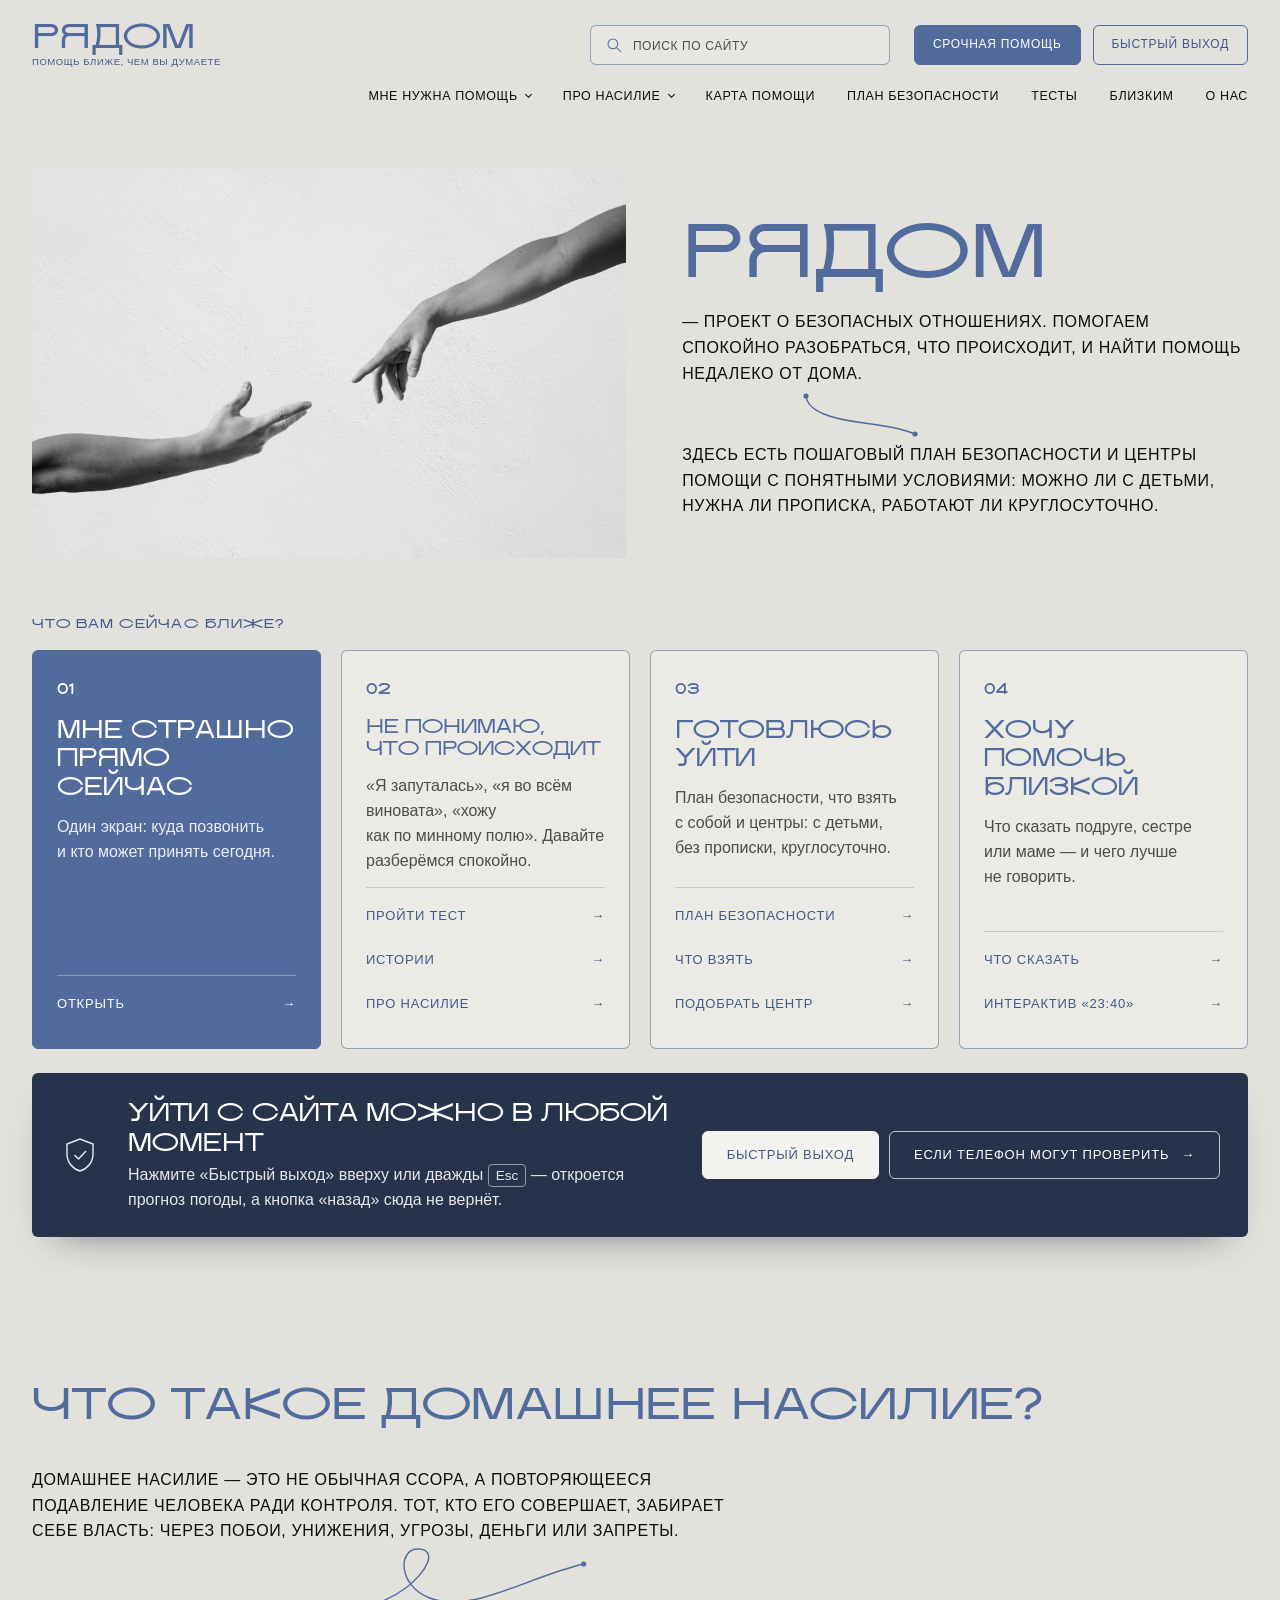
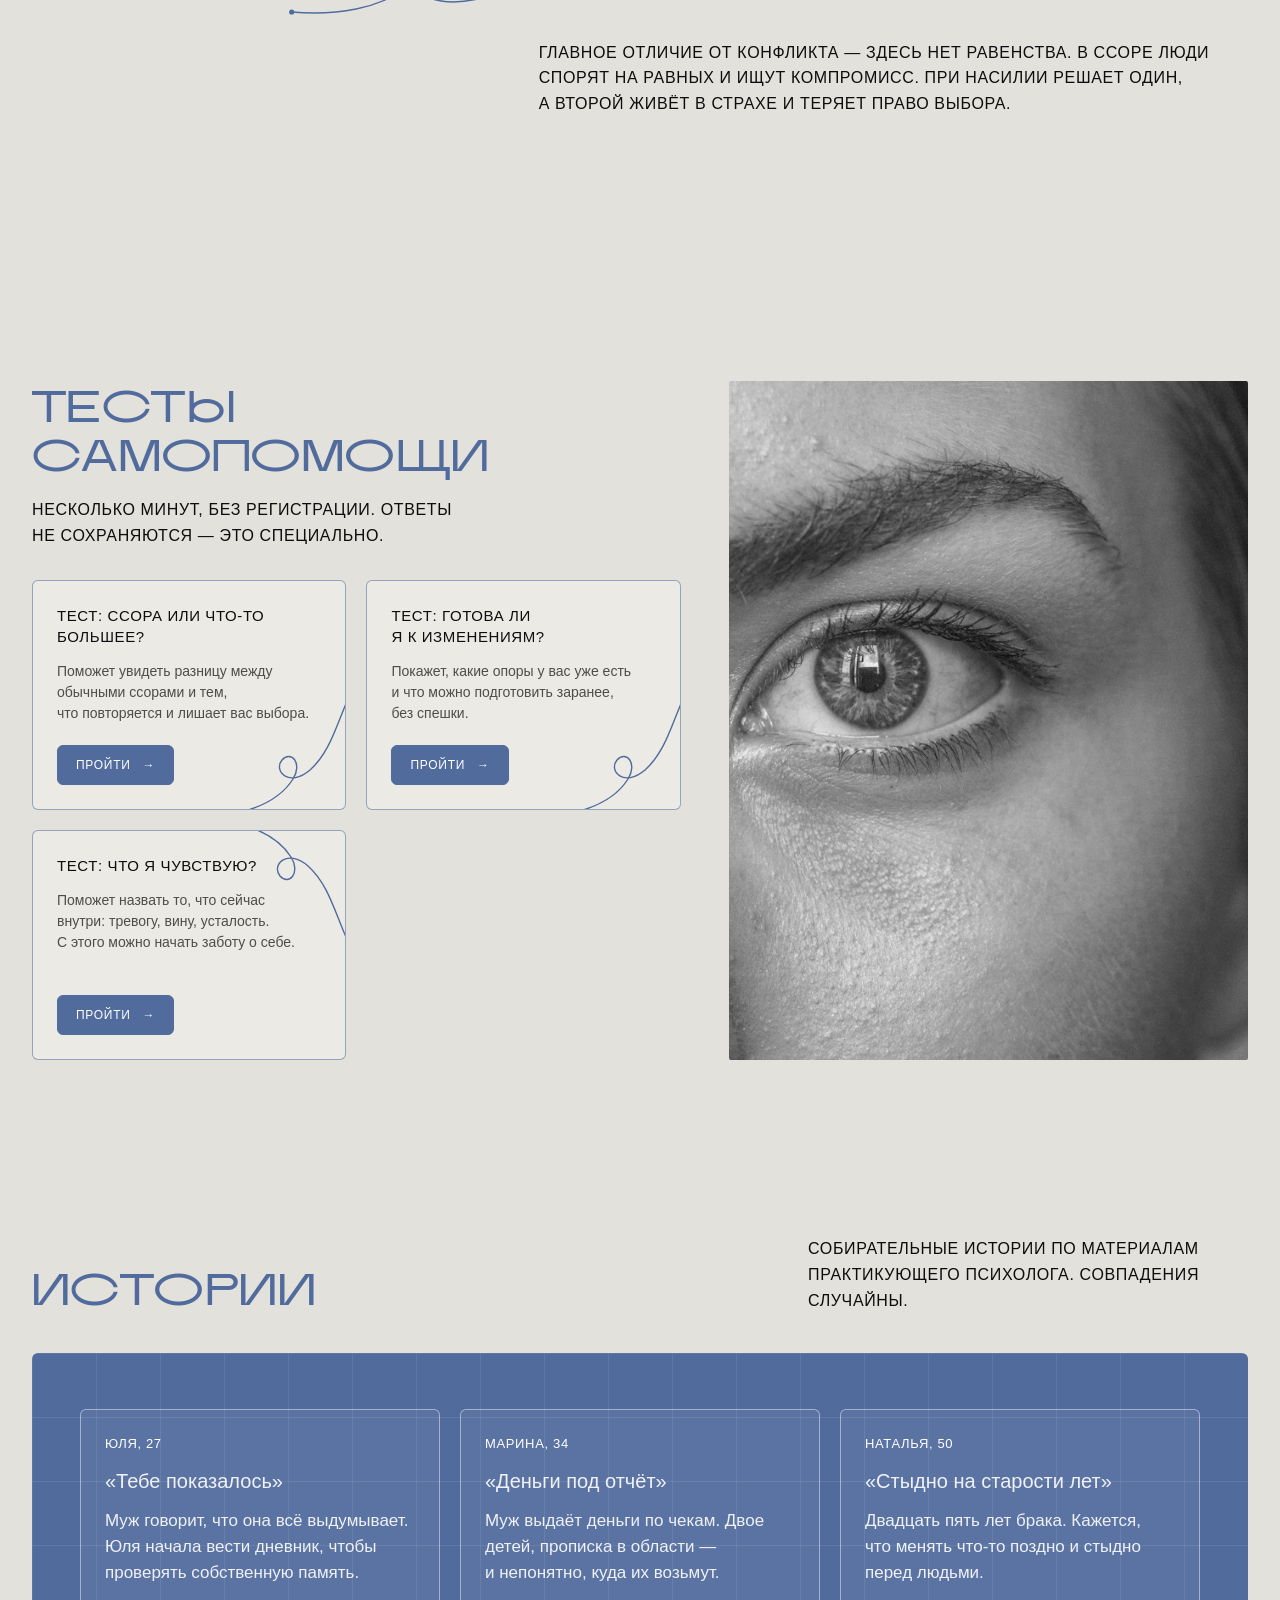
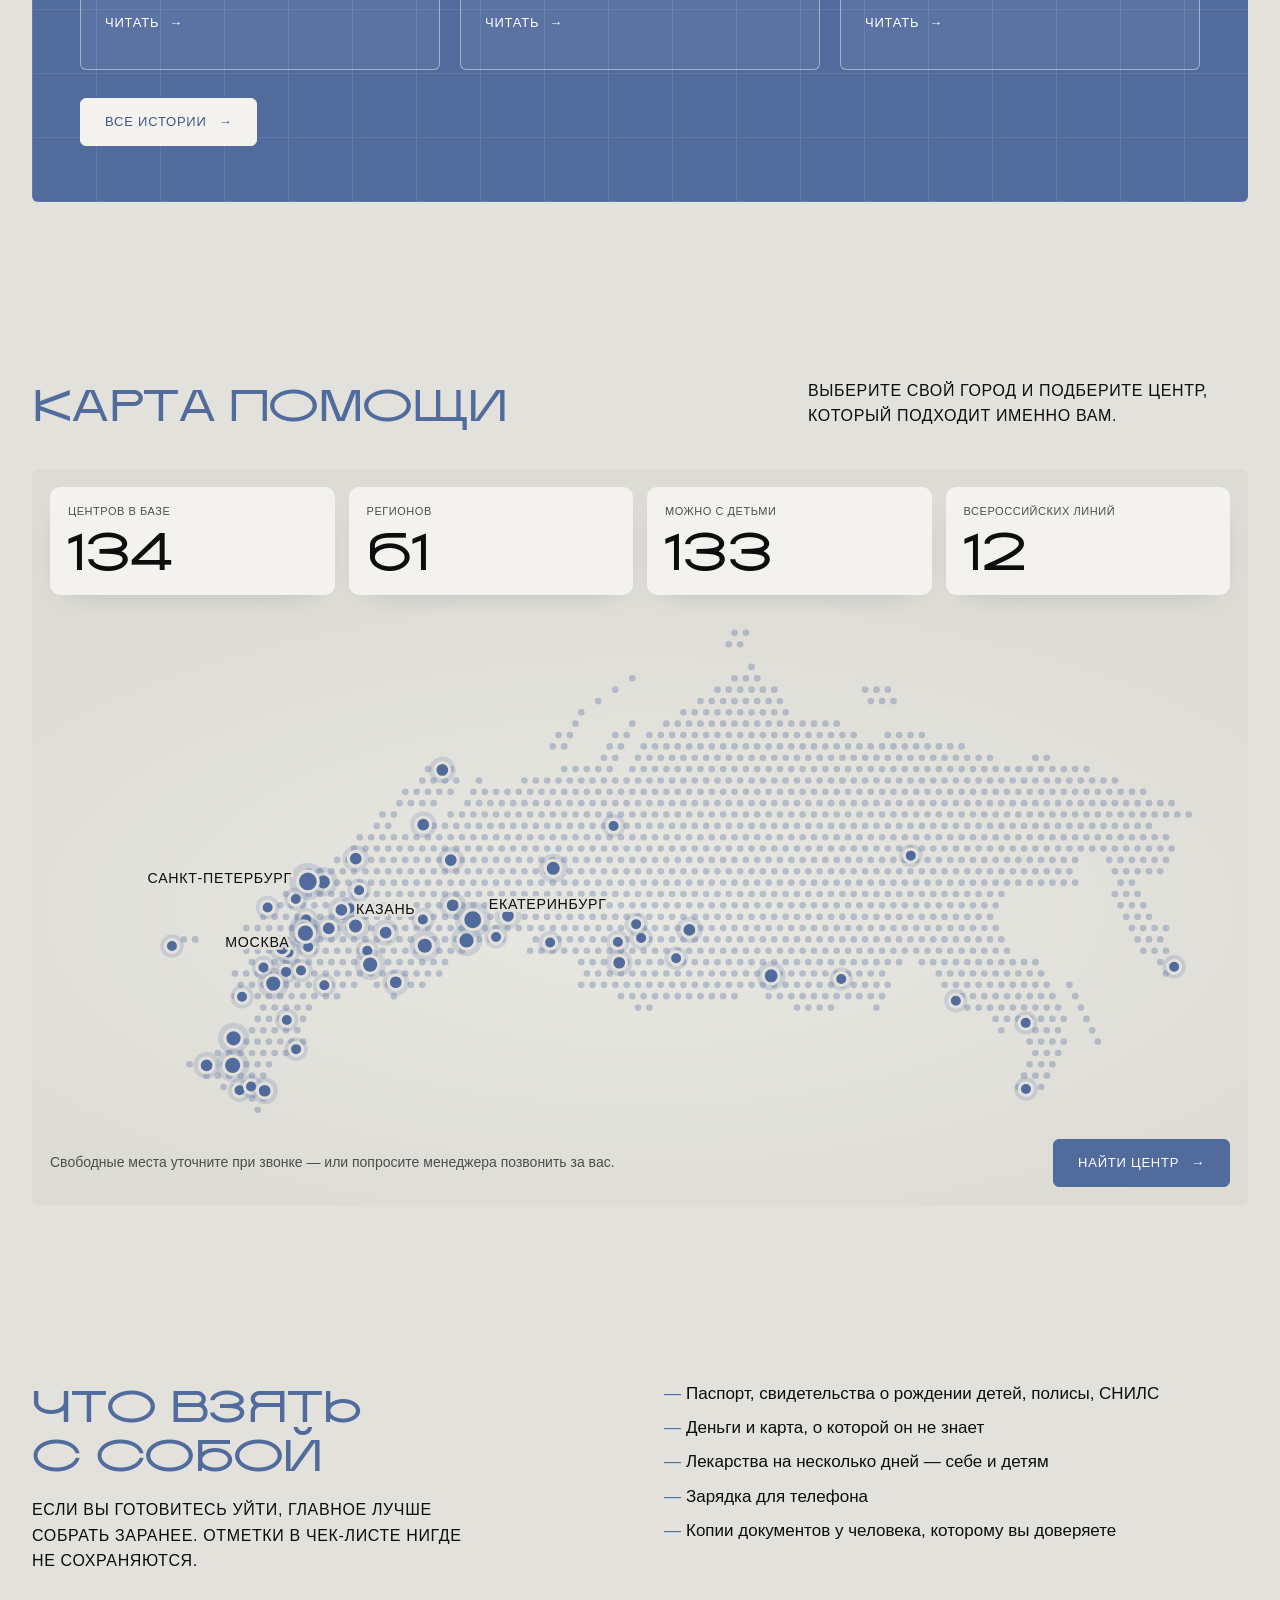
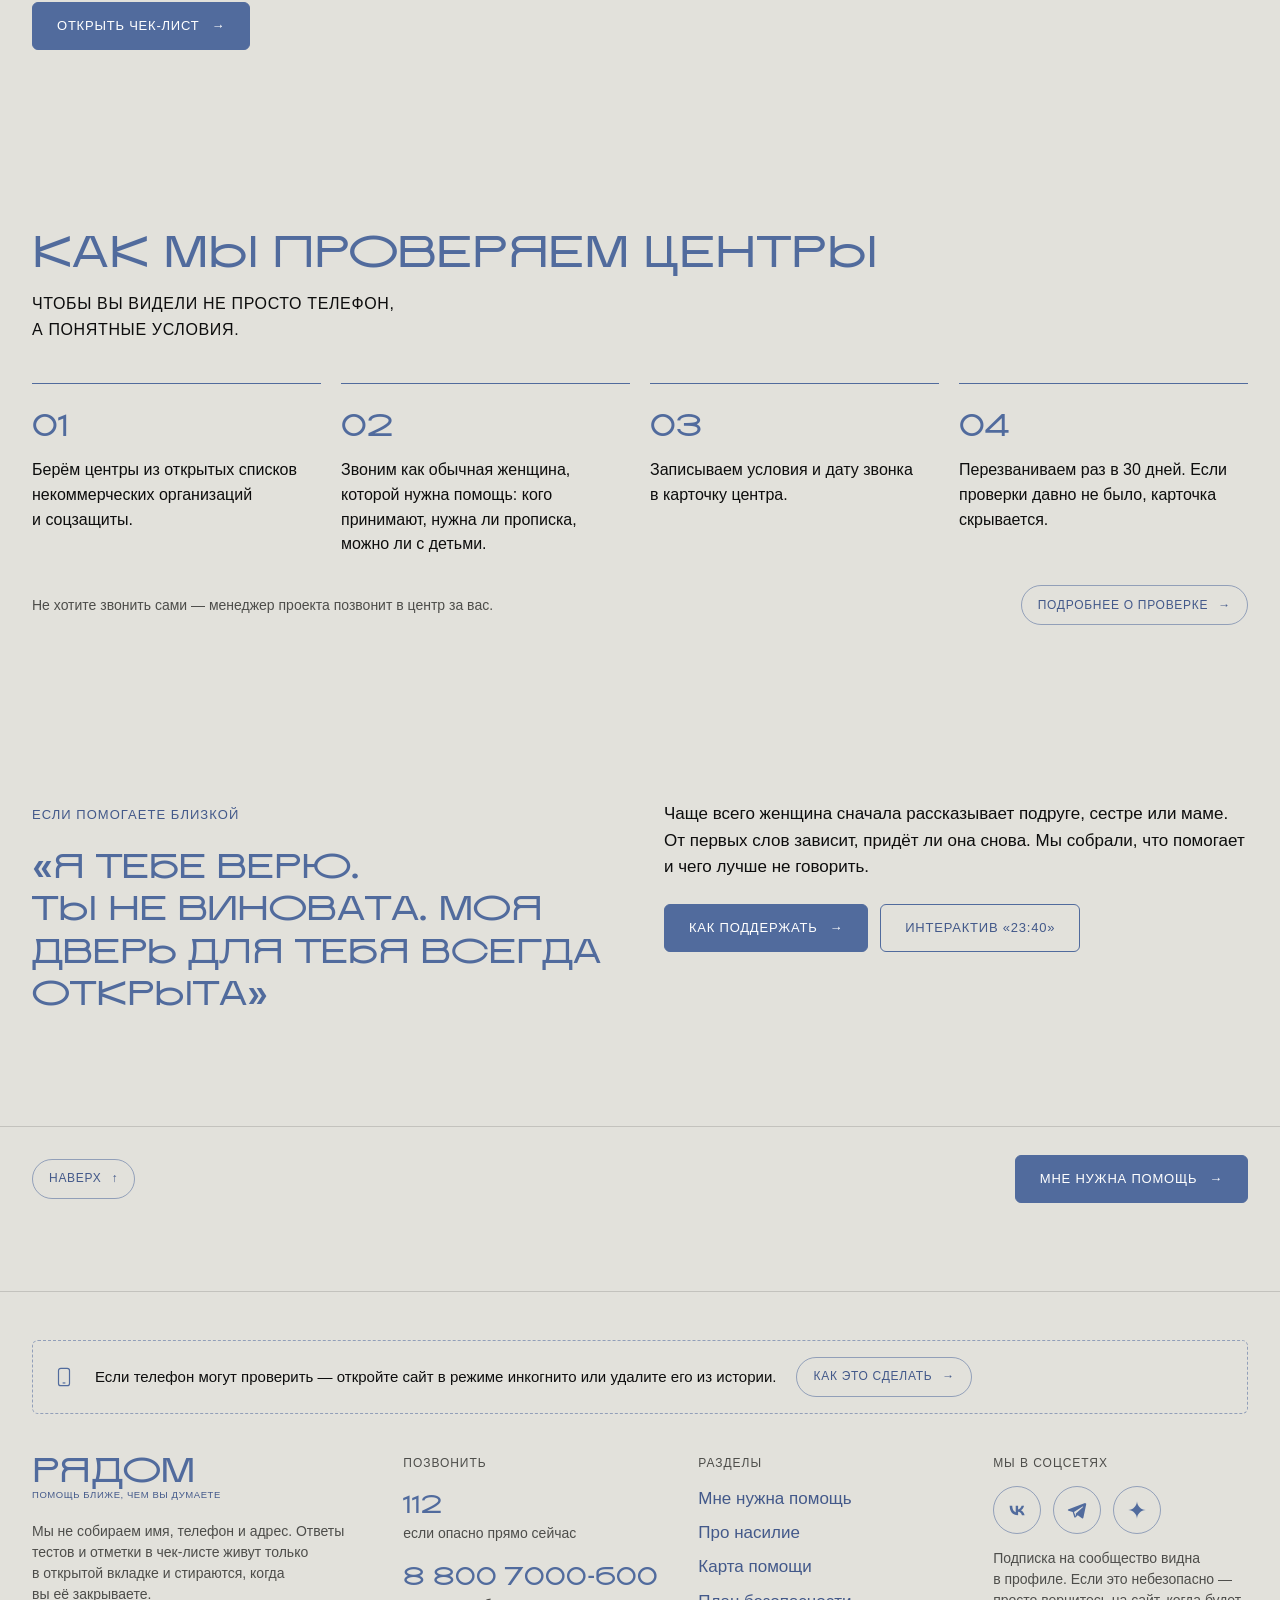
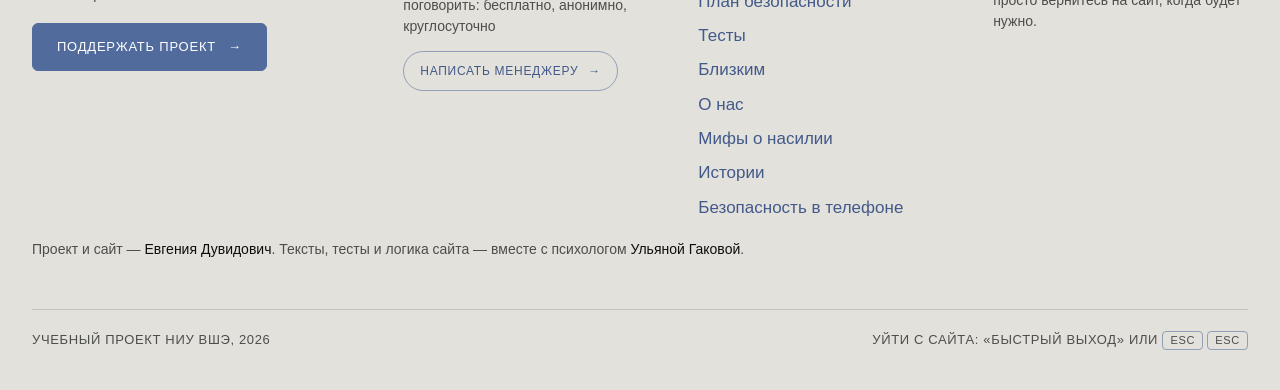
<file: index.html>
<!doctype html>
<html lang="ru">
<head>
<meta charset="utf-8">
<meta name="viewport" content="width=device-width, initial-scale=1, viewport-fit=cover">
<!-- Нейтральное название вкладки на всех страницах: не выдаёт тему сайта -->
<title>рядом</title>
<meta name="description" content="Полезные материалы и ссылки">
<meta name="referrer" content="no-referrer">
<meta name="theme-color" content="#E2E1DB">
<!-- Превью ссылки в мессенджерах — нейтральное. После выбора домена указать в og:image полный адрес -->
<meta property="og:type" content="website">
<meta property="og:title" content="рядом">
<meta property="og:description" content="Полезные материалы и ссылки">
<meta property="og:image" content="https://qwerf-o.github.io/rydom/img/og.png">
<meta name="twitter:card" content="summary_large_image">
<link rel="icon" href="img/favicon.svg" type="image/svg+xml">
<link rel="icon" href="img/favicon-32.png" sizes="32x32" type="image/png">
<link rel="apple-touch-icon" href="img/apple-touch-icon.png">
<link rel="stylesheet" href="css/style.css">
<!-- Яндекс Метрика. Вебвизор выключен: он записывает экран, в том числе ответы тестов -->
<script>
  (function(m,e,t,r,i,k,a){
    m[i]=m[i]||function(){(m[i].a=m[i].a||[]).push(arguments)};
    m[i].l=1*new Date();
    for (var j = 0; j < document.scripts.length; j++) {if (document.scripts[j].src === r) { return; }}
    k=e.createElement(t),a=e.getElementsByTagName(t)[0],k.async=1,k.src=r,a.parentNode.insertBefore(k,a)
  })(window, document, 'script', 'https://mc.yandex.ru/metrika/tag.js?id=113755284', 'ym');
  ym(113755284, 'init', {ssr: true, webvisor: false, clickmap: true, referrer: document.referrer, url: location.href, accurateTrackBounce: true, trackLinks: true});
</script>
<!-- /Яндекс Метрика -->
</head>
<body>
<noscript><div><img src="https://mc.yandex.ru/watch/113755284" style="position:absolute; left:-9999px;" alt=""></div></noscript>
<script src="js/layout.js"></script>

<main id="main">

  <!-- Первый экран: одна фраза о проекте -->
  <section class="wrap hero hero--home">
    <img class="photo" src="img/photos/hero-hands.jpg" alt="" decoding="async" data-reveal>
    <div class="hero-text" data-reveal>
      <h1>рядом</h1>
      <p class="lead">— проект о безопасных отношениях. Помогаем спокойно разобраться, что происходит, и найти помощь недалеко от дома.</p>
      <svg class="squiggle" data-sq="hook" data-draw aria-hidden="true"></svg>
      <p class="lead">Здесь есть пошаговый план безопасности и центры помощи с понятными условиями: можно ли с детьми, нужна ли прописка, работают ли круглосуточно.</p>
    </div>
  </section>

  <!-- Четыре входа по состоянию -->
  <section class="wrap section--tight" aria-labelledby="entries-title">
    <h2 id="entries-title" class="eyebrow" style="margin-bottom:18px">Что вам сейчас ближе?</h2>
    <!-- на телефоне карточки идут друг под другом, поэтому все четыре состояния дублируем короткой строкой -->
    <nav class="entry-jump" aria-label="Быстрый выбор">
      <button type="button" class="entry-jump-sos js-urgent">Страшно сейчас</button>
      <a href="#e-tuman">Не понимаю, что происходит</a>
      <a href="#e-plan">Готовлюсь уйти</a>
      <a href="#e-close">Хочу помочь близкой</a>
    </nav>
    <div class="grid grid-4 entries">

      <article class="card entry entry--panic" data-reveal>
        <span class="entry-num">01</span>
        <h3 class="entry-title">Мне страшно прямо сейчас</h3>
        <p>Один экран: куда позвонить и кто может принять сегодня.</p>
        <div class="entry-links">
          <button type="button" class="arrow-link js-urgent"><span>Открыть</span><span class="arr" aria-hidden="true">→</span></button>
        </div>
      </article>

      <article class="card entry" id="e-tuman" data-reveal>
        <span class="entry-num">02</span>
        <h3 class="entry-title">Не понимаю, что происходит</h3>
        <p>«Я запуталась», «я во всём виновата», «хожу как по минному полю». Давайте разберёмся спокойно.</p>
        <div class="entry-links">
          <a class="arrow-link" href="tests.html"><span>Пройти тест</span><span class="arr" aria-hidden="true">→</span></a>
          <a class="arrow-link" href="stories.html"><span>Истории</span><span class="arr" aria-hidden="true">→</span></a>
          <a class="arrow-link" href="violence.html"><span>Про насилие</span><span class="arr" aria-hidden="true">→</span></a>
        </div>
      </article>

      <article class="card entry" id="e-plan" data-reveal>
        <span class="entry-num">03</span>
        <h3 class="entry-title">Готовлюсь уйти</h3>
        <p>План безопасности, что взять с собой и центры: с детьми, без прописки, круглосуточно.</p>
        <div class="entry-links">
          <a class="arrow-link" href="plan.html"><span>План безопасности</span><span class="arr" aria-hidden="true">→</span></a>
          <a class="arrow-link" href="plan.html#checklist"><span>Что взять</span><span class="arr" aria-hidden="true">→</span></a>
          <a class="arrow-link" href="map.html#filters"><span>Подобрать центр</span><span class="arr" aria-hidden="true">→</span></a>
        </div>
      </article>

      <article class="card entry" id="e-close" data-reveal>
        <span class="entry-num">04</span>
        <h3 class="entry-title">Хочу помочь близкой</h3>
        <p>Что сказать подруге, сестре или маме — и чего лучше не говорить.</p>
        <div class="entry-links">
          <a class="arrow-link" href="close.html"><span>Что сказать</span><span class="arr" aria-hidden="true">→</span></a>
          <a class="arrow-link" href="close.html#chat"><span>Интерактив «23:40»</span><span class="arr" aria-hidden="true">→</span></a>
        </div>
      </article>

    </div>

    <div class="exit-banner" role="note" data-reveal>
      <svg class="exit-banner-icon" width="40" height="40" viewBox="0 0 40 40" fill="none" stroke="currentColor" stroke-width="1.4" aria-hidden="true"><path d="M20 4 7 9v10c0 8.3 5.6 14.6 13 17 7.4-2.4 13-8.7 13-17V9L20 4Z"/><path d="m14.5 20 4 4 7.5-8"/></svg>
      <div class="exit-banner-text">
        <p class="exit-banner-title">Уйти с сайта можно в любой момент</p>
        <p>Нажмите «Быстрый выход» вверху или дважды <span class="kbd">Esc</span> — откроется прогноз погоды, а кнопка «назад» сюда не вернёт.</p>
      </div>
      <div class="exit-banner-actions">
        <button type="button" class="btn btn--white js-exit">Быстрый выход</button>
        <a class="btn btn--ghost-white" href="safety.html">Если телефон могут проверить <span class="arr" aria-hidden="true">→</span></a>
      </div>
    </div>
  </section>

  <!-- Что такое насилие -->
  <section class="wrap section" aria-labelledby="what-title">
    <h2 id="what-title" data-reveal>Что такое домашнее насилие?</h2>
    <div class="what-is" style="margin-top:40px">
      <p class="lead p1" data-reveal><b>Домашнее насилие</b> — это не обычная ссора, а повторяющееся подавление человека ради контроля. Тот, кто его совершает, забирает себе власть: через побои, унижения, угрозы, деньги или запреты.</p>
      <svg class="squiggle" data-sq="loop" data-draw aria-hidden="true"></svg>
      <p class="lead p2" data-reveal><b>Главное отличие от конфликта</b> — здесь нет равенства. В ссоре люди спорят на равных и ищут компромисс. При насилии решает один, а второй живёт в страхе и теряет право выбора.</p>
    </div>
    <div class="btn-row" style="margin-top:40px" data-reveal>
      <a class="btn" href="map.html">Найти центр помощи <span class="arr" aria-hidden="true">→</span></a>
      <a class="btn btn--line" href="violence.html">Подробнее про насилие <span class="arr" aria-hidden="true">→</span></a>
    </div>
  </section>

  <!-- Тесты -->
  <section class="wrap section" aria-labelledby="tests-title">
    <div class="tests-layout">
      <div>
        <h2 id="tests-title" data-reveal>Тесты самопомощи</h2>
        <p class="lead" style="margin:18px 0 32px;max-width:520px" data-reveal>Несколько минут, без регистрации. Ответы не сохраняются — это специально.</p>
        <div class="grid grid-2">
          <a class="card card--test" href="tests.html#test-1" data-reveal>
            <p class="card-title"><b>Тест:</b> Ссора или что-то большее?</p>
            <p class="note">Поможет увидеть разницу между обычными ссорами и тем, что повторяется и лишает вас выбора.</p>
            <span class="card-foot btn btn--sm">Пройти <span class="arr" aria-hidden="true">→</span></span>
            <svg class="squiggle" data-sq="corner" data-draw aria-hidden="true"></svg>
          </a>
          <a class="card card--test" href="tests.html#test-2" data-reveal>
            <p class="card-title"><b>Тест:</b> Готова ли я к изменениям?</p>
            <p class="note">Покажет, какие опоры у вас уже есть и что можно подготовить заранее, без спешки.</p>
            <span class="card-foot btn btn--sm">Пройти <span class="arr" aria-hidden="true">→</span></span>
            <svg class="squiggle" data-sq="corner" data-draw aria-hidden="true"></svg>
          </a>
          <a class="card card--test alt" href="tests.html#test-3" data-reveal>
            <p class="card-title"><b>Тест:</b> Что я чувствую?</p>
            <p class="note">Поможет назвать то, что сейчас внутри: тревогу, вину, усталость. С этого можно начать заботу о себе.</p>
            <span class="card-foot btn btn--sm">Пройти <span class="arr" aria-hidden="true">→</span></span>
            <svg class="squiggle" data-sq="corner" data-draw aria-hidden="true"></svg>
          </a>
        </div>
      </div>
      <img class="photo" src="img/photos/tests-eye.jpg" alt="" loading="lazy" decoding="async" data-reveal>
    </div>
  </section>

  <!-- Истории -->
  <section class="wrap section" aria-labelledby="stories-title">
    <div class="section-head">
      <h2 id="stories-title" data-reveal>Истории</h2>
      <p class="lead" data-reveal>Собирательные истории по материалам практикующего психолога. Совпадения случайны.</p>
    </div>
    <div class="blue-block" data-reveal>
      <div class="grid grid-3">
        <a class="card card--link" href="stories.html#yulia">
          <span class="caps">Юля, 27</span>
          <p class="h3">«Тебе показалось»</p>
          <p>Муж говорит, что она всё выдумывает. Юля начала вести дневник, чтобы проверять собственную память.</p>
          <span class="arrow-link card-foot"><span>Читать</span><span class="arr" aria-hidden="true">→</span></span>
        </a>
        <a class="card card--link" href="stories.html#marina">
          <span class="caps">Марина, 34</span>
          <p class="h3">«Деньги под отчёт»</p>
          <p>Муж выдаёт деньги по чекам. Двое детей, прописка в области — и непонятно, куда их возьмут.</p>
          <span class="arrow-link card-foot"><span>Читать</span><span class="arr" aria-hidden="true">→</span></span>
        </a>
        <a class="card card--link" href="stories.html#natalya">
          <span class="caps">Наталья, 50</span>
          <p class="h3">«Стыдно на старости лет»</p>
          <p>Двадцать пять лет брака. Кажется, что менять что-то поздно и стыдно перед людьми.</p>
          <span class="arrow-link card-foot"><span>Читать</span><span class="arr" aria-hidden="true">→</span></span>
        </a>
      </div>
      <div class="btn-row" style="margin-top:28px">
        <a class="btn btn--white" href="stories.html">Все истории <span class="arr" aria-hidden="true">→</span></a>
      </div>
    </div>
  </section>

  <!-- Карта помощи -->
  <section class="wrap section" aria-labelledby="map-title">
    <div class="section-head">
      <h2 id="map-title" data-reveal>Карта помощи</h2>
      <p class="lead" data-reveal>Выберите свой город и подберите центр, который подходит именно вам.</p>
    </div>
    <div class="map-panel" data-reveal>
      <div class="stats">
        <div class="stat"><span class="caps">Центров в базе</span><span class="num" data-stat="total">—</span></div>
        <div class="stat"><span class="caps">Регионов</span><span class="num" data-stat="regions">—</span></div>
        <div class="stat"><span class="caps">Можно с детьми</span><span class="num" data-stat="kids">—</span></div>
        <div class="stat"><span class="caps">Всероссийских линий</span><span class="num" data-stat="lines">—</span></div>
      </div>
      <div class="ru-map" data-ru-map="mini"></div>
      <div class="exit-hint" style="margin-top:8px">
        <p class="note">Свободные места уточните при звонке — или попросите менеджера позвонить за вас.</p>
        <a class="btn" href="map.html">Найти центр <span class="arr" aria-hidden="true">→</span></a>
      </div>
    </div>
  </section>

  <!-- Что взять с собой -->
  <section class="wrap section" aria-labelledby="take-title">
    <div class="split">
      <div data-reveal>
        <h2 id="take-title">Что взять с собой</h2>
        <p class="lead" style="margin-top:18px;max-width:460px">Если вы готовитесь уйти, главное лучше собрать заранее. Отметки в чек-листе нигде не сохраняются.</p>
        <a class="btn" style="margin-top:28px" href="plan.html#checklist">Открыть чек-лист <span class="arr" aria-hidden="true">→</span></a>
      </div>
      <ul class="list-dash prose" data-reveal>
        <li>Паспорт, свидетельства о рождении детей, полисы, СНИЛС</li>
        <li>Деньги и карта, о которой он не знает</li>
        <li>Лекарства на несколько дней — себе и детям</li>
        <li>Зарядка для телефона</li>
        <li>Копии документов у человека, которому вы доверяете</li>
      </ul>
    </div>
  </section>

  <!-- Как проверяем центры -->
  <section class="wrap section" aria-labelledby="check-title">
    <div class="section-head">
      <h2 id="check-title" data-reveal>Как мы проверяем центры</h2>
      <p class="lead" data-reveal>Чтобы вы видели не просто телефон, а понятные условия.</p>
    </div>
    <div class="grid grid-4 how-steps">
      <div class="how-step" data-reveal><span class="n">01</span><p>Берём центры из открытых списков некоммерческих организаций и соцзащиты.</p></div>
      <div class="how-step" data-reveal><span class="n">02</span><p>Звоним как обычная женщина, которой нужна помощь: кого принимают, нужна ли прописка, можно ли с детьми.</p></div>
      <div class="how-step" data-reveal><span class="n">03</span><p>Записываем условия и дату звонка в карточку центра.</p></div>
      <div class="how-step" data-reveal><span class="n">04</span><p>Перезваниваем раз в 30 дней. Если проверки давно не было, карточка скрывается.</p></div>
    </div>
    <div class="exit-hint" style="margin-top:28px">
      <p class="note">Не хотите звонить сами — менеджер проекта позвонит в центр за вас.</p>
      <a class="pill-link" href="about.html#check">Подробнее о проверке <span class="arr" aria-hidden="true">→</span></a>
    </div>
  </section>

  <!-- Близким -->
  <section class="wrap section" aria-labelledby="close-title">
    <div class="split">
      <div data-reveal>
        <p class="eyebrow" id="close-title">Если помогаете близкой</p>
        <p class="quote" style="margin-top:16px">«Я тебе верю. Ты не виновата. Моя дверь для тебя всегда открыта»</p>
      </div>
      <div data-reveal>
        <div class="prose">
          <p>Чаще всего женщина сначала рассказывает подруге, сестре или маме. От первых слов зависит, придёт ли она снова. Мы собрали, что помогает и чего лучше не говорить.</p>
        </div>
        <div class="btn-row" style="margin-top:24px">
          <a class="btn" href="close.html">Как поддержать <span class="arr" aria-hidden="true">→</span></a>
          <a class="btn btn--line" href="close.html#chat">Интерактив «23:40»</a>
        </div>
      </div>
    </div>
  </section>

</main>

<script src="data/centers.js"></script>
<script src="js/main.js"></script>
<script src="js/map.js"></script>
</body>
</html>
</file>
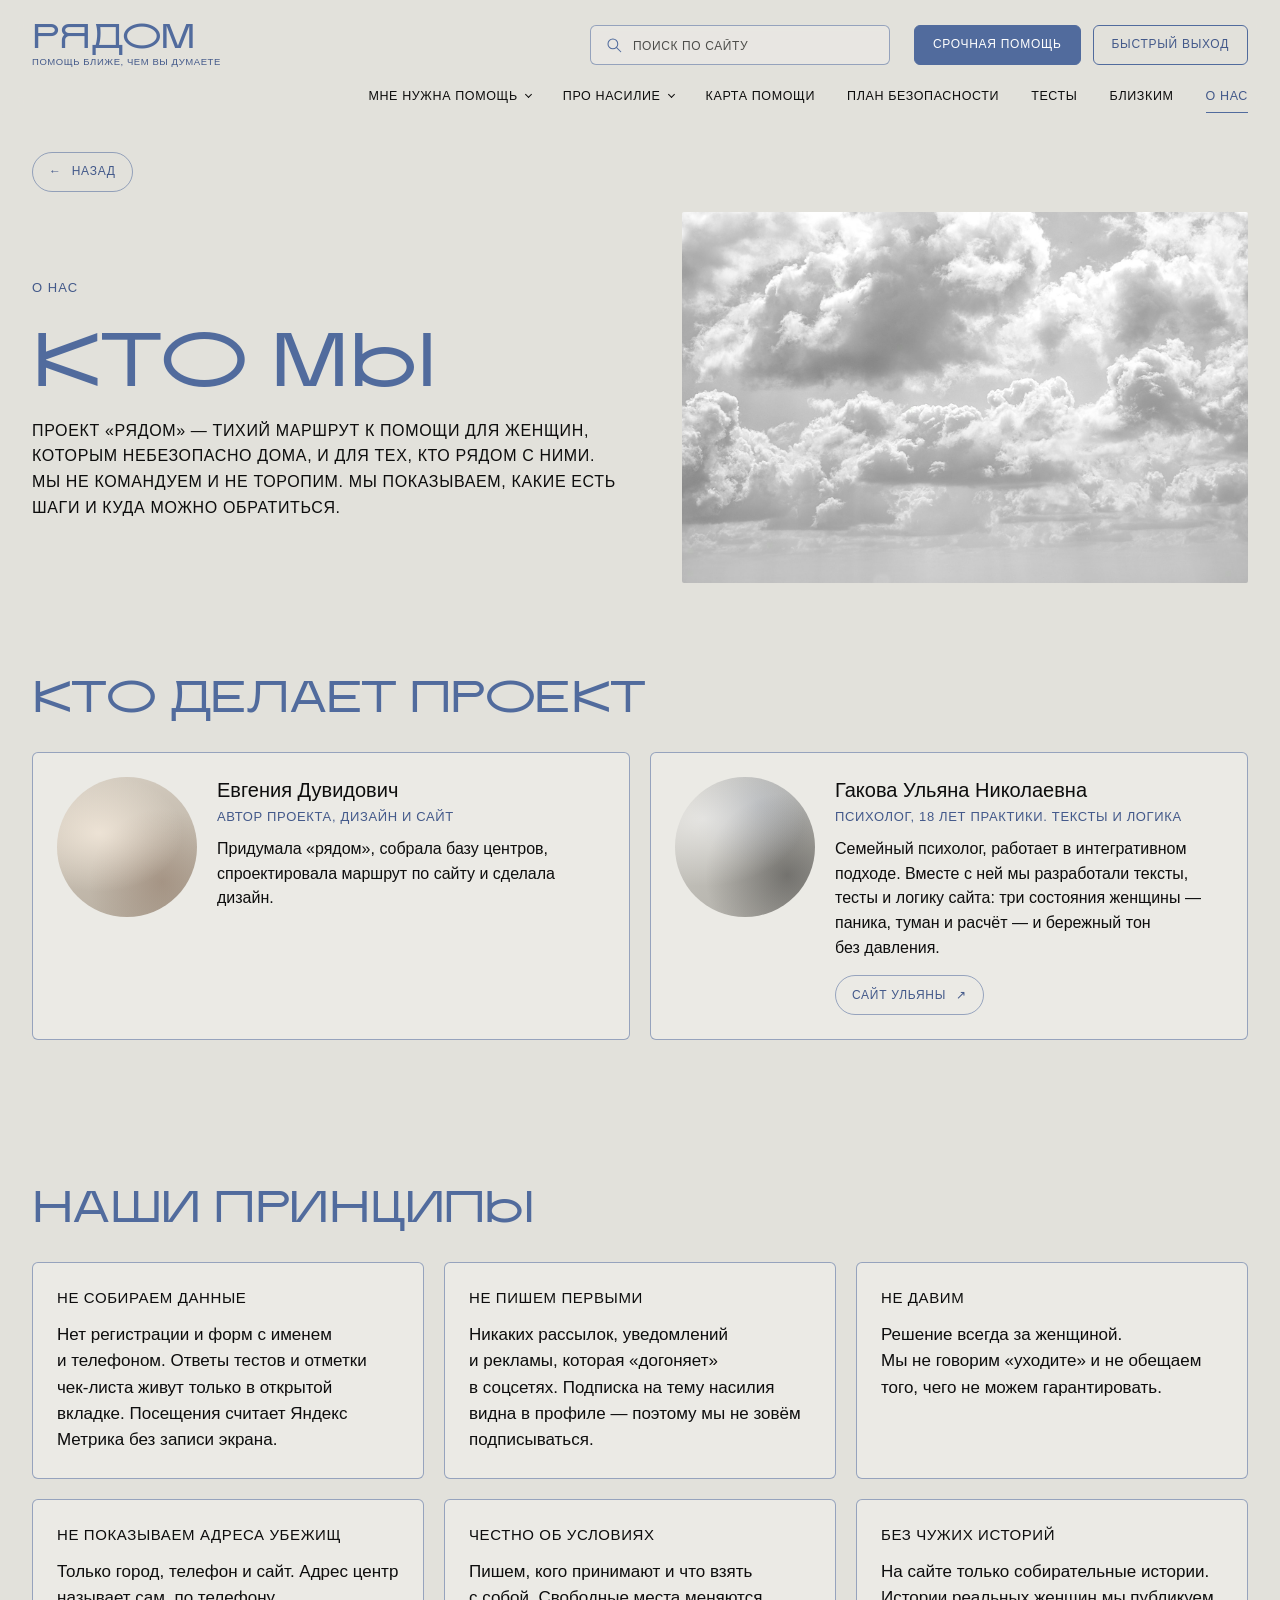
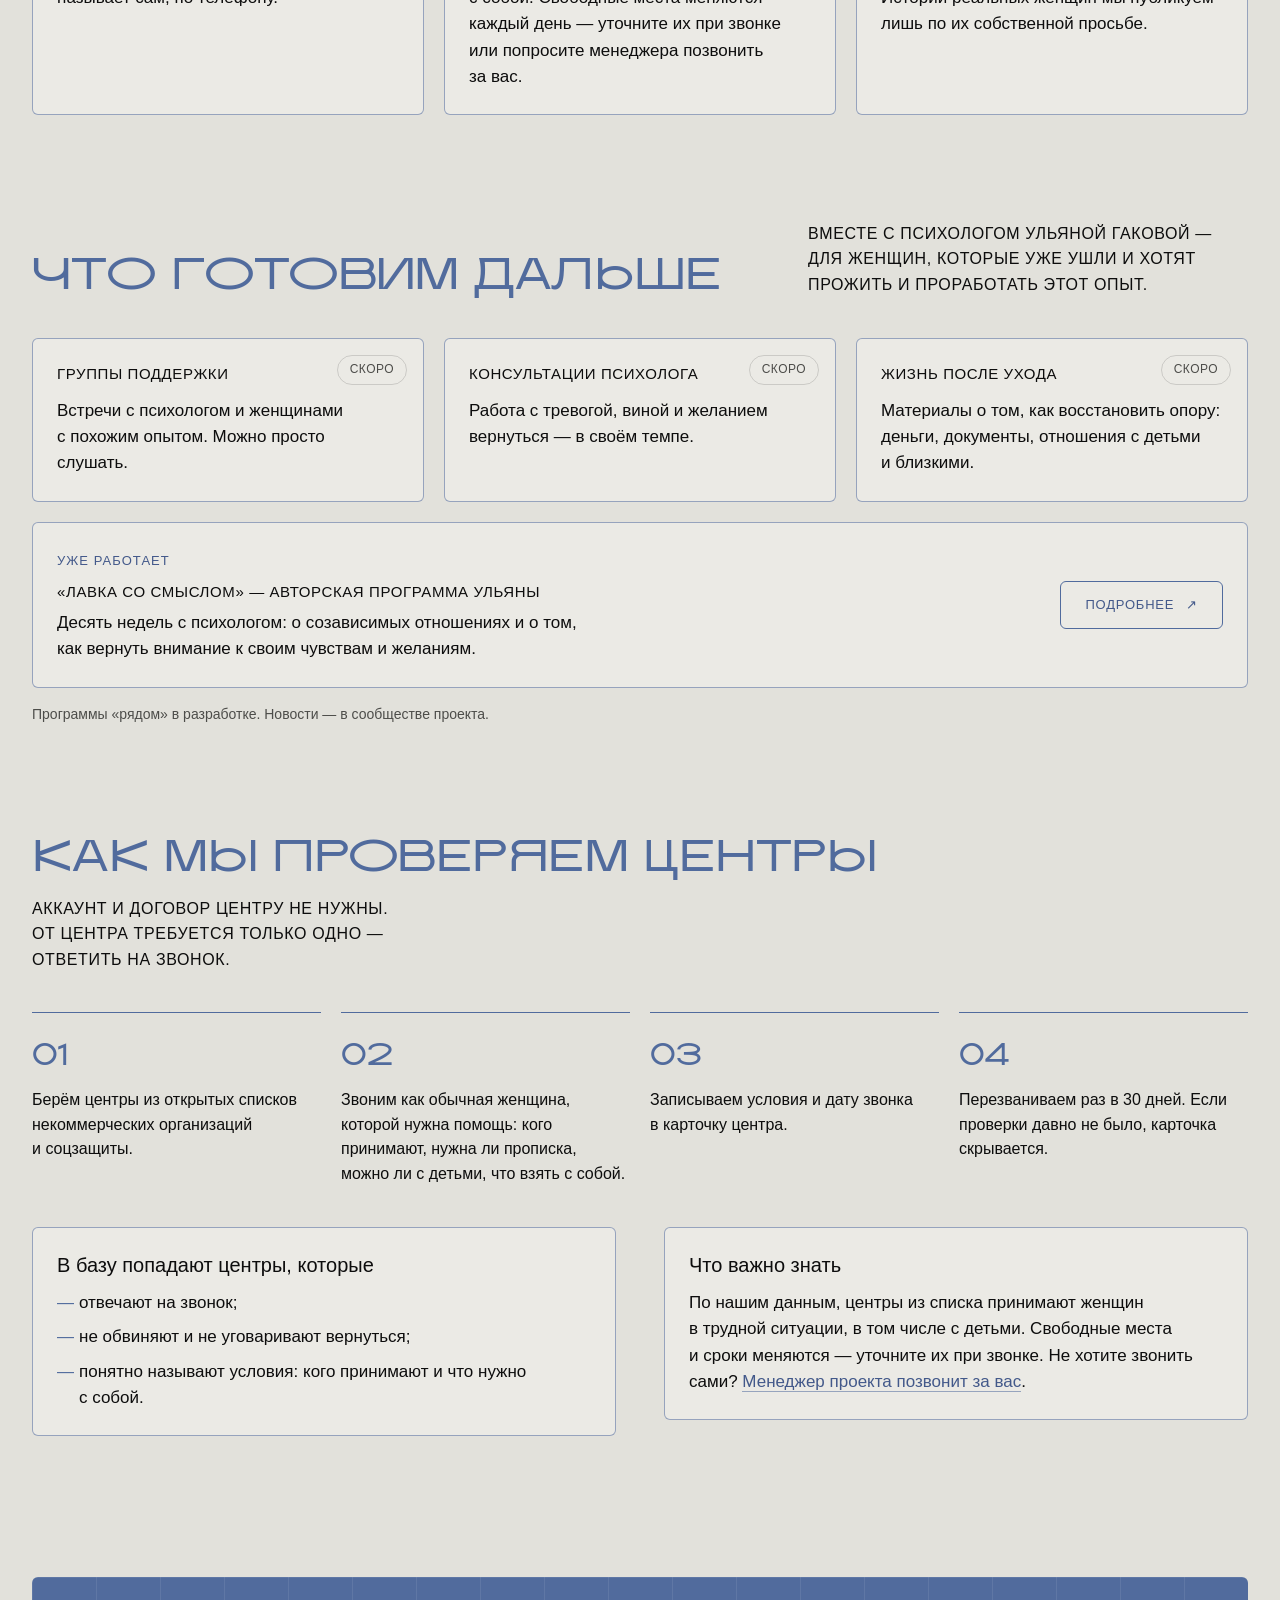
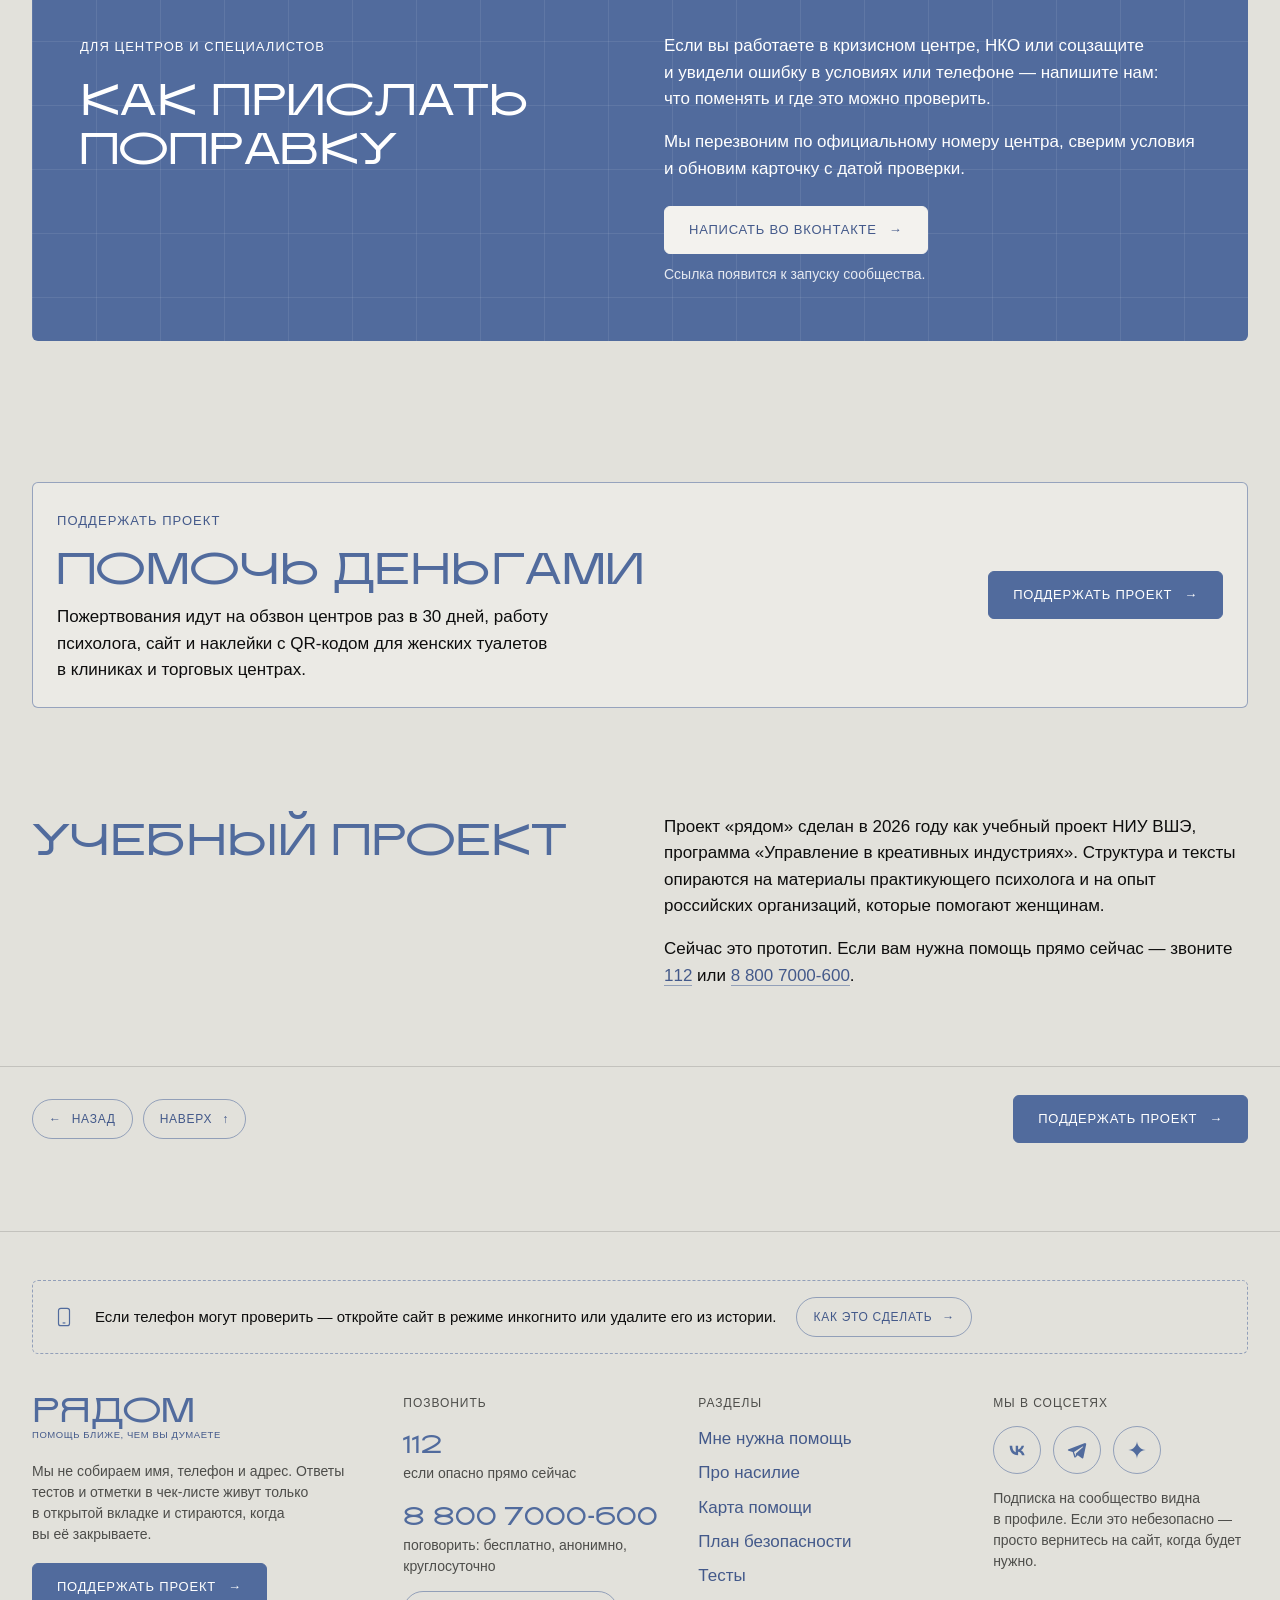
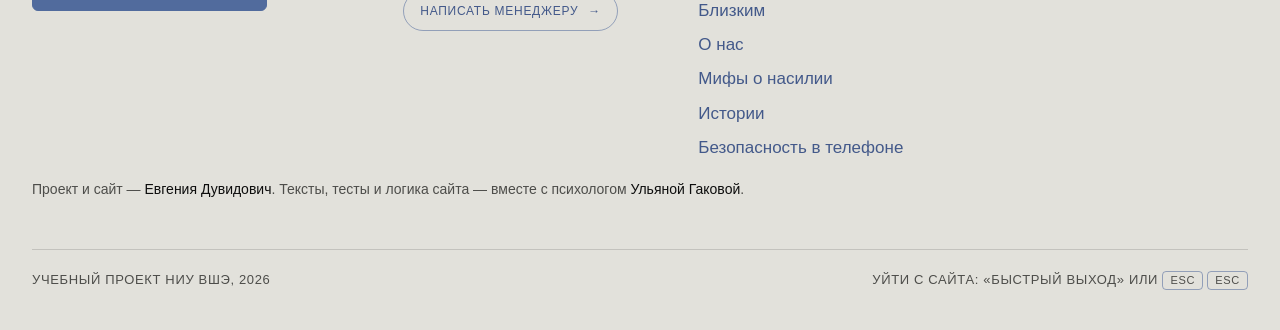
<file: about.html>
<!doctype html>
<html lang="ru">
<head>
<meta charset="utf-8">
<meta name="viewport" content="width=device-width, initial-scale=1, viewport-fit=cover">
<!-- Нейтральное название вкладки на всех страницах: не выдаёт тему сайта -->
<title>рядом</title>
<meta name="description" content="Полезные материалы и ссылки">
<meta name="referrer" content="no-referrer">
<meta name="theme-color" content="#E2E1DB">
<meta property="og:type" content="website">
<meta property="og:title" content="рядом">
<meta property="og:description" content="Полезные материалы и ссылки">
<meta property="og:image" content="https://qwerf-o.github.io/rydom/img/og.png">
<meta name="twitter:card" content="summary_large_image">
<link rel="icon" href="img/favicon.svg" type="image/svg+xml">
<link rel="icon" href="img/favicon-32.png" sizes="32x32" type="image/png">
<link rel="apple-touch-icon" href="img/apple-touch-icon.png">
<link rel="stylesheet" href="css/style.css">
<!-- Яндекс Метрика. Вебвизор выключен: он записывает экран, в том числе ответы тестов -->
<script>
  (function(m,e,t,r,i,k,a){
    m[i]=m[i]||function(){(m[i].a=m[i].a||[]).push(arguments)};
    m[i].l=1*new Date();
    for (var j = 0; j < document.scripts.length; j++) {if (document.scripts[j].src === r) { return; }}
    k=e.createElement(t),a=e.getElementsByTagName(t)[0],k.async=1,k.src=r,a.parentNode.insertBefore(k,a)
  })(window, document, 'script', 'https://mc.yandex.ru/metrika/tag.js?id=113755284', 'ym');
  ym(113755284, 'init', {ssr: true, webvisor: false, clickmap: true, referrer: document.referrer, url: location.href, accurateTrackBounce: true, trackLinks: true});
</script>
<!-- /Яндекс Метрика -->
</head>
<body>
<noscript><div><img src="https://mc.yandex.ru/watch/113755284" style="position:absolute; left:-9999px;" alt=""></div></noscript>
<script src="js/layout.js"></script>

<main id="main">

  <section class="wrap hero">
    <div class="hero-text">
      <p class="eyebrow">О нас</p>
      <h1 style="margin-top:14px">Кто мы</h1>
      <p class="lead">Проект «рядом» — тихий маршрут к помощи для женщин, которым небезопасно дома, и для тех, кто рядом с ними. Мы не командуем и не торопим. Мы показываем, какие есть шаги и куда можно обратиться.</p>
    </div>
    <img class="photo" src="img/photos/about-sky.jpg" alt="" decoding="async" data-reveal>
  </section>

  <section class="wrap section" id="team" aria-labelledby="team-title">
    <h2 id="team-title" data-reveal>Кто делает проект</h2>
    <div class="team" style="margin-top:32px">
      <article class="card person" data-reveal>
        <div class="photo photo--warm" data-label="фото" aria-hidden="true"></div>
        <div>
          <h3>Евгения Дувидович</h3>
          <span class="caps">Автор проекта, дизайн и сайт</span>
          <p>Придумала «рядом», собрала базу центров, спроектировала маршрут по сайту и сделала дизайн.</p>
        </div>
      </article>
      <article class="card person" data-reveal>
        <div class="photo" data-label="фото" aria-hidden="true"></div>
        <div>
          <h3>Гакова Ульяна Николаевна</h3>
          <span class="caps">Психолог, 18 лет практики. Тексты и логика</span>
          <p>Семейный психолог, работает в интегративном подходе. Вместе с ней мы разработали тексты, тесты и логику сайта: три состояния женщины — паника, туман и расчёт — и бережный тон без давления.</p>
          <a class="pill-link" href="https://paintingnew.tilda.ws/https/tildaru/page/pageid254887109projectid844082" style="margin-top:14px">Сайт Ульяны <span class="arr" aria-hidden="true">↗</span></a>
        </div>
      </article>
    </div>
  </section>

  <section class="wrap section--tight" id="principles" aria-labelledby="pr-title">
    <h2 id="pr-title" data-reveal>Наши принципы</h2>
    <div class="grid grid-3" style="margin-top:32px">
      <div class="card" data-reveal>
        <p class="card-title"><b>Не собираем данные</b></p>
        <p>Нет регистрации и форм с именем и телефоном. Ответы тестов и отметки чек-листа живут только в открытой вкладке. Посещения считает Яндекс Метрика без записи экрана.</p>
      </div>
      <div class="card" data-reveal>
        <p class="card-title"><b>Не пишем первыми</b></p>
        <p>Никаких рассылок, уведомлений и рекламы, которая «догоняет» в соцсетях. Подписка на тему насилия видна в профиле — поэтому мы не зовём подписываться.</p>
      </div>
      <div class="card" data-reveal>
        <p class="card-title"><b>Не давим</b></p>
        <p>Решение всегда за женщиной. Мы не говорим «уходите» и не обещаем того, чего не можем гарантировать.</p>
      </div>
      <div class="card" data-reveal>
        <p class="card-title"><b>Не показываем адреса убежищ</b></p>
        <p>Только город, телефон и сайт. Адрес центр называет сам, по телефону.</p>
      </div>
      <div class="card" data-reveal>
        <p class="card-title"><b>Честно об условиях</b></p>
        <p>Пишем, кого принимают и что взять с собой. Свободные места меняются каждый день — уточните их при звонке или попросите менеджера позвонить за вас.</p>
      </div>
      <div class="card" data-reveal>
        <p class="card-title"><b>Без чужих историй</b></p>
        <p>На сайте только собирательные истории. Истории реальных женщин мы публикуем лишь по их собственной просьбе.</p>
      </div>
    </div>
  </section>

  <section class="wrap section--tight" id="programs" aria-labelledby="prog-title">
    <div class="section-head">
      <h2 id="prog-title" data-reveal>Что готовим дальше</h2>
      <p class="lead" data-reveal>Вместе с психологом Ульяной Гаковой — для женщин, которые уже ушли и хотят прожить и проработать этот опыт.</p>
    </div>
    <div class="grid grid-3">
      <div class="card" data-reveal>
        <span class="chip chip--muted soon">Скоро</span>
        <p class="card-title"><b>Группы поддержки</b></p>
        <p>Встречи с психологом и женщинами с похожим опытом. Можно просто слушать.</p>
      </div>
      <div class="card" data-reveal>
        <span class="chip chip--muted soon">Скоро</span>
        <p class="card-title"><b>Консультации психолога</b></p>
        <p>Работа с тревогой, виной и желанием вернуться — в своём темпе.</p>
      </div>
      <div class="card" data-reveal>
        <span class="chip chip--muted soon">Скоро</span>
        <p class="card-title"><b>Жизнь после ухода</b></p>
        <p>Материалы о том, как восстановить опору: деньги, документы, отношения с детьми и близкими.</p>
      </div>
    </div>
    <div class="card next-block" style="margin-top:20px" data-reveal>
      <div>
        <p class="eyebrow">Уже работает</p>
        <p class="card-title" style="margin-top:8px"><b>«Лавка со смыслом» — авторская программа Ульяны</b></p>
        <p style="margin-top:8px;max-width:60ch">Десять недель с психологом: о созависимых отношениях и о том, как вернуть внимание к своим чувствам и желаниям.</p>
      </div>
      <div class="btn-row"><a class="btn btn--line" href="https://paintingnew.tilda.ws/https/tildaru/page/pageid254887109projectid844082">Подробнее <span class="arr" aria-hidden="true">↗</span></a></div>
    </div>
    <p class="note" style="margin-top:16px">Программы «рядом» в разработке. Новости — в сообществе проекта.</p>
  </section>

  <section class="wrap section--tight" id="check" aria-labelledby="check-title">
    <div class="section-head">
      <h2 id="check-title" data-reveal>Как мы проверяем центры</h2>
      <p class="lead" data-reveal>Аккаунт и договор центру не нужны. От центра требуется только одно — ответить на звонок.</p>
    </div>
    <div class="grid grid-4 how-steps">
      <div class="how-step" data-reveal><span class="n">01</span><p>Берём центры из открытых списков некоммерческих организаций и соцзащиты.</p></div>
      <div class="how-step" data-reveal><span class="n">02</span><p>Звоним как обычная женщина, которой нужна помощь: кого принимают, нужна ли прописка, можно ли с детьми, что взять с собой.</p></div>
      <div class="how-step" data-reveal><span class="n">03</span><p>Записываем условия и дату звонка в карточку центра.</p></div>
      <div class="how-step" data-reveal><span class="n">04</span><p>Перезваниваем раз в 30 дней. Если проверки давно не было, карточка скрывается.</p></div>
    </div>
    <div class="split" style="margin-top:40px">
      <div class="side-note" data-reveal>
        <h3>В базу попадают центры, которые</h3>
        <ul class="list-dash">
          <li>отвечают на звонок;</li>
          <li>не обвиняют и не уговаривают вернуться;</li>
          <li>понятно называют условия: кого принимают и что нужно с собой.</li>
        </ul>
      </div>
      <div class="side-note" data-reveal>
        <h3>Что важно знать</h3>
        <p>По нашим данным, центры из списка принимают женщин в трудной ситуации, в том числе с детьми. Свободные места и сроки меняются — уточните их при звонке. Не хотите звонить сами? <a class="link" href="contact.html" data-manager>Менеджер проекта позвонит за вас</a>.</p>
      </div>
    </div>
  </section>

  <section class="wrap section" id="centers" aria-labelledby="centers-title">
    <div class="blue-block" data-reveal>
      <div class="split">
        <div>
          <p class="eyebrow">Для центров и специалистов</p>
          <h2 id="centers-title" style="margin-top:14px">Как прислать поправку</h2>
        </div>
        <div>
          <div class="prose" style="color:#fff">
            <p>Если вы работаете в кризисном центре, НКО или соцзащите и увидели ошибку в условиях или телефоне — напишите нам: что поменять и где это можно проверить.</p>
            <p>Мы перезвоним по официальному номеру центра, сверим условия и обновим карточку с датой проверки.</p>
          </div>
          <div class="btn-row" style="margin-top:24px">
            <a class="btn btn--white" href="#">Написать во ВКонтакте <span class="arr" aria-hidden="true">→</span></a>
          </div>
          <p class="note" style="margin-top:10px">Ссылка появится к запуску сообщества.</p>
        </div>
      </div>
    </div>
  </section>

  <section class="wrap section--tight" id="support" aria-labelledby="support-title">
    <div class="card next-block" data-reveal>
      <div>
        <p class="eyebrow">Поддержать проект</p>
        <h2 id="support-title" style="margin-top:10px">Помочь деньгами</h2>
        <p style="margin-top:12px;max-width:56ch">Пожертвования идут на обзвон центров раз в 30 дней, работу психолога, сайт и наклейки с QR-кодом для женских туалетов в клиниках и торговых центрах.</p>
      </div>
      <div class="btn-row">
        <button type="button" class="btn js-donate">Поддержать проект <span class="arr" aria-hidden="true">→</span></button>
      </div>
    </div>
  </section>

  <section class="wrap section--tight" aria-labelledby="study-title">
    <div class="split">
      <h2 id="study-title" data-reveal>Учебный проект</h2>
      <div class="prose" data-reveal>
        <p>Проект «рядом» сделан в 2026 году как учебный проект НИУ ВШЭ, программа «Управление в креативных индустриях». Структура и тексты опираются на материалы практикующего психолога и на опыт российских организаций, которые помогают женщинам.</p>
        <p>Сейчас это прототип. Если вам нужна помощь прямо сейчас — звоните <a href="tel:112">112</a> или <a href="tel:88007000600">8 800 7000-600</a>.</p>
      </div>
    </div>
  </section>

</main>

<script src="js/main.js"></script>
</body>
</html>
</file>
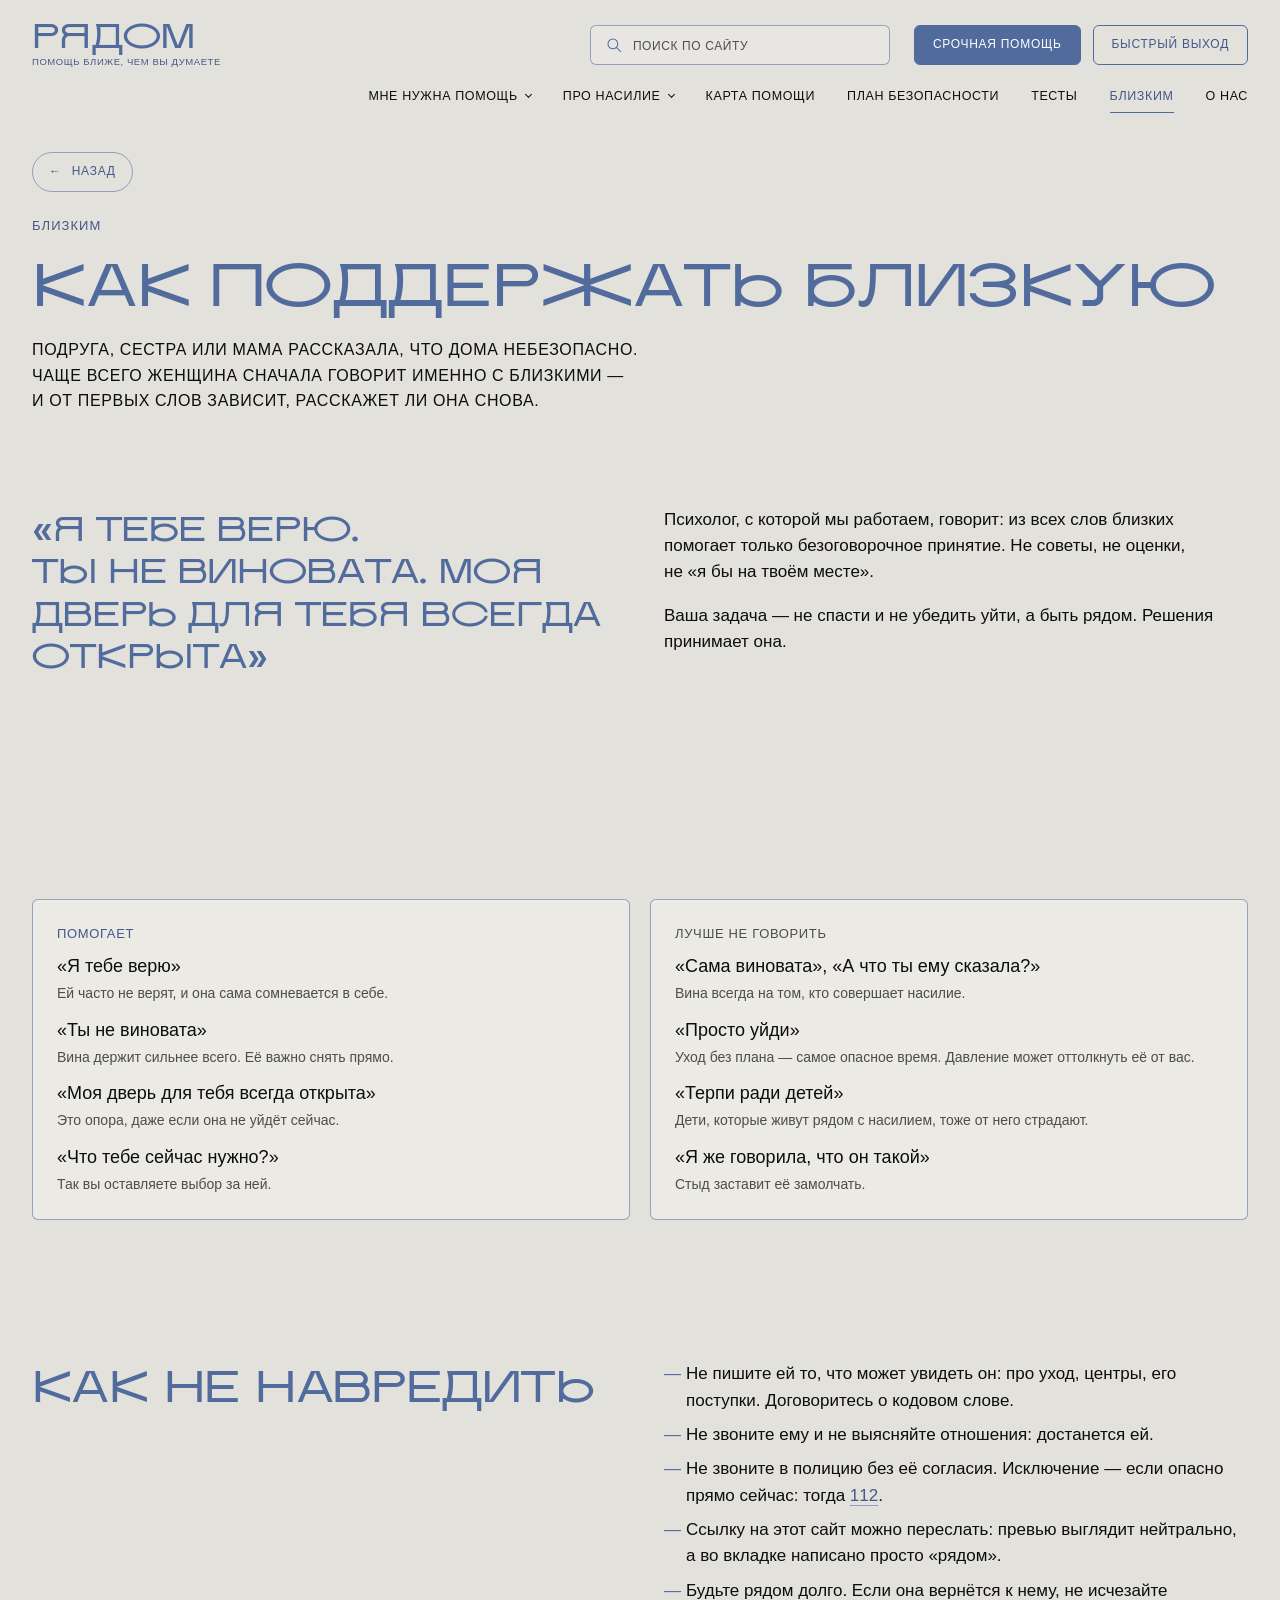
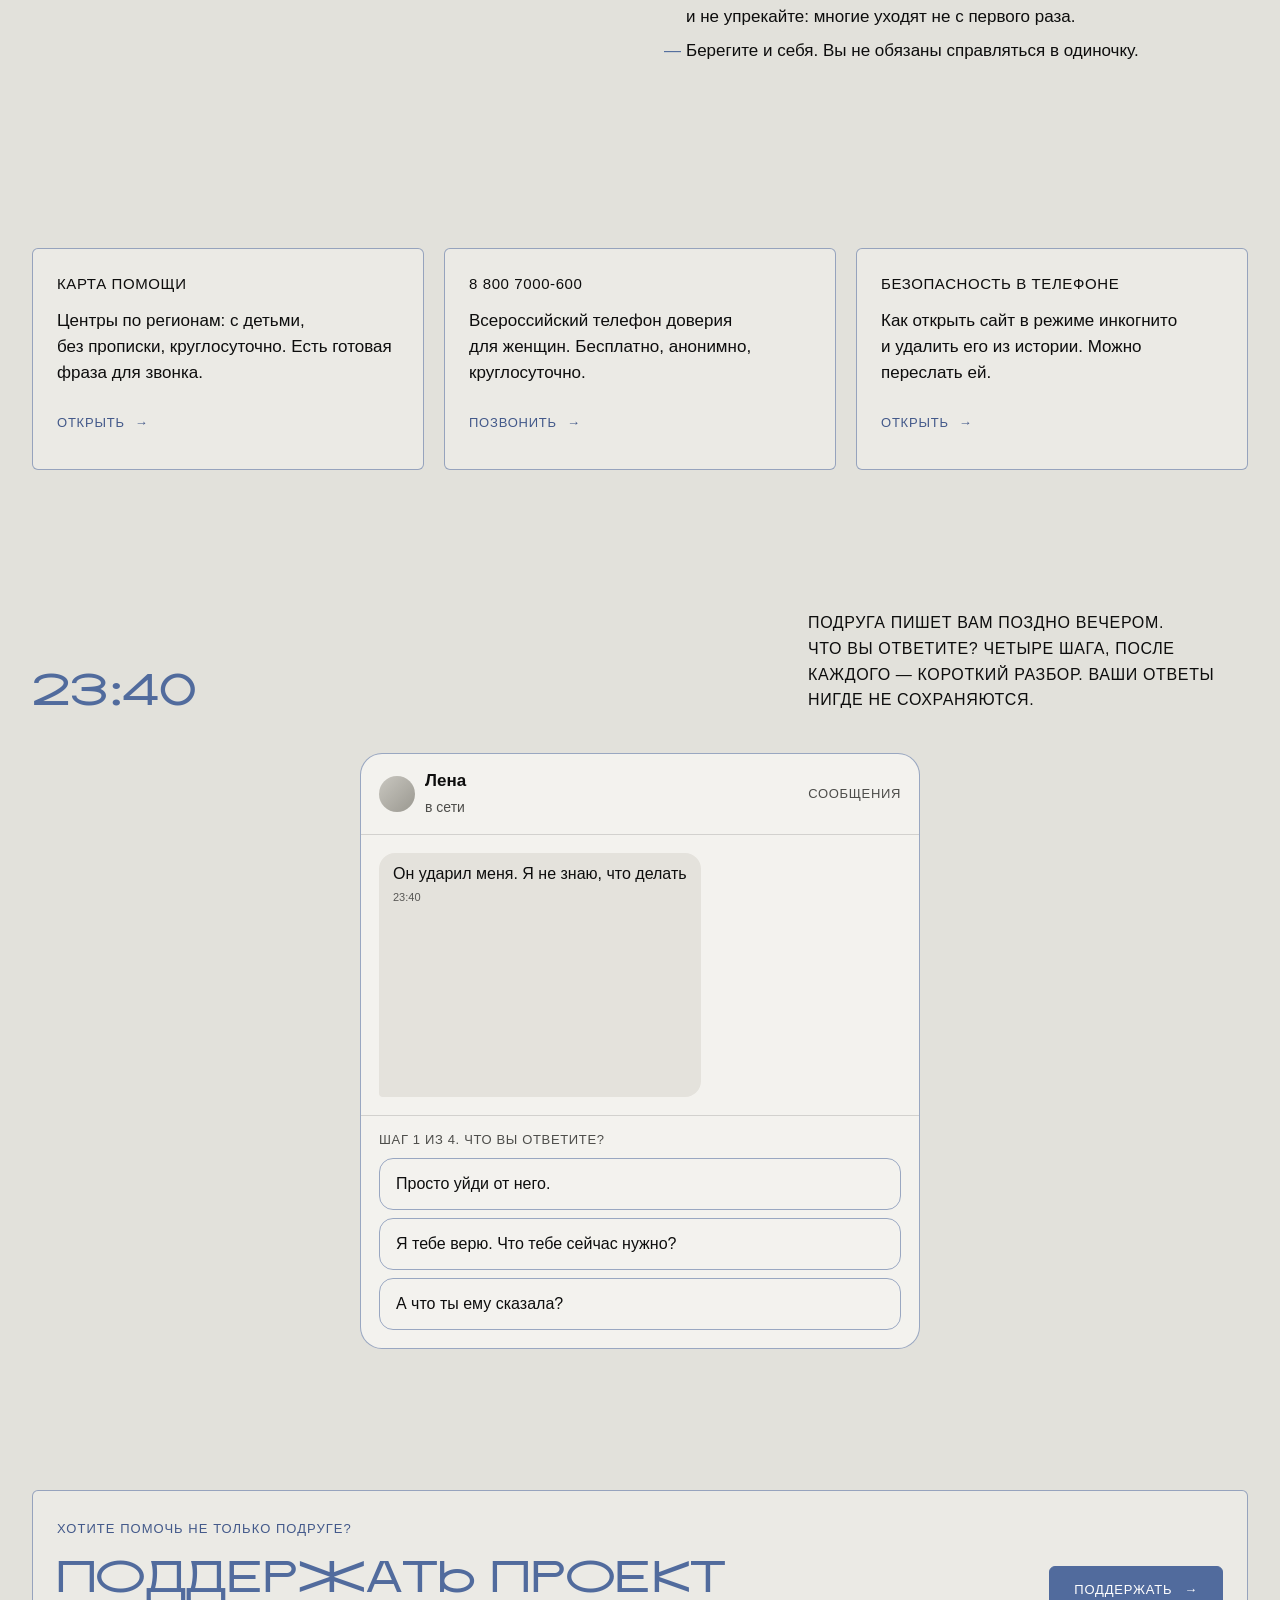
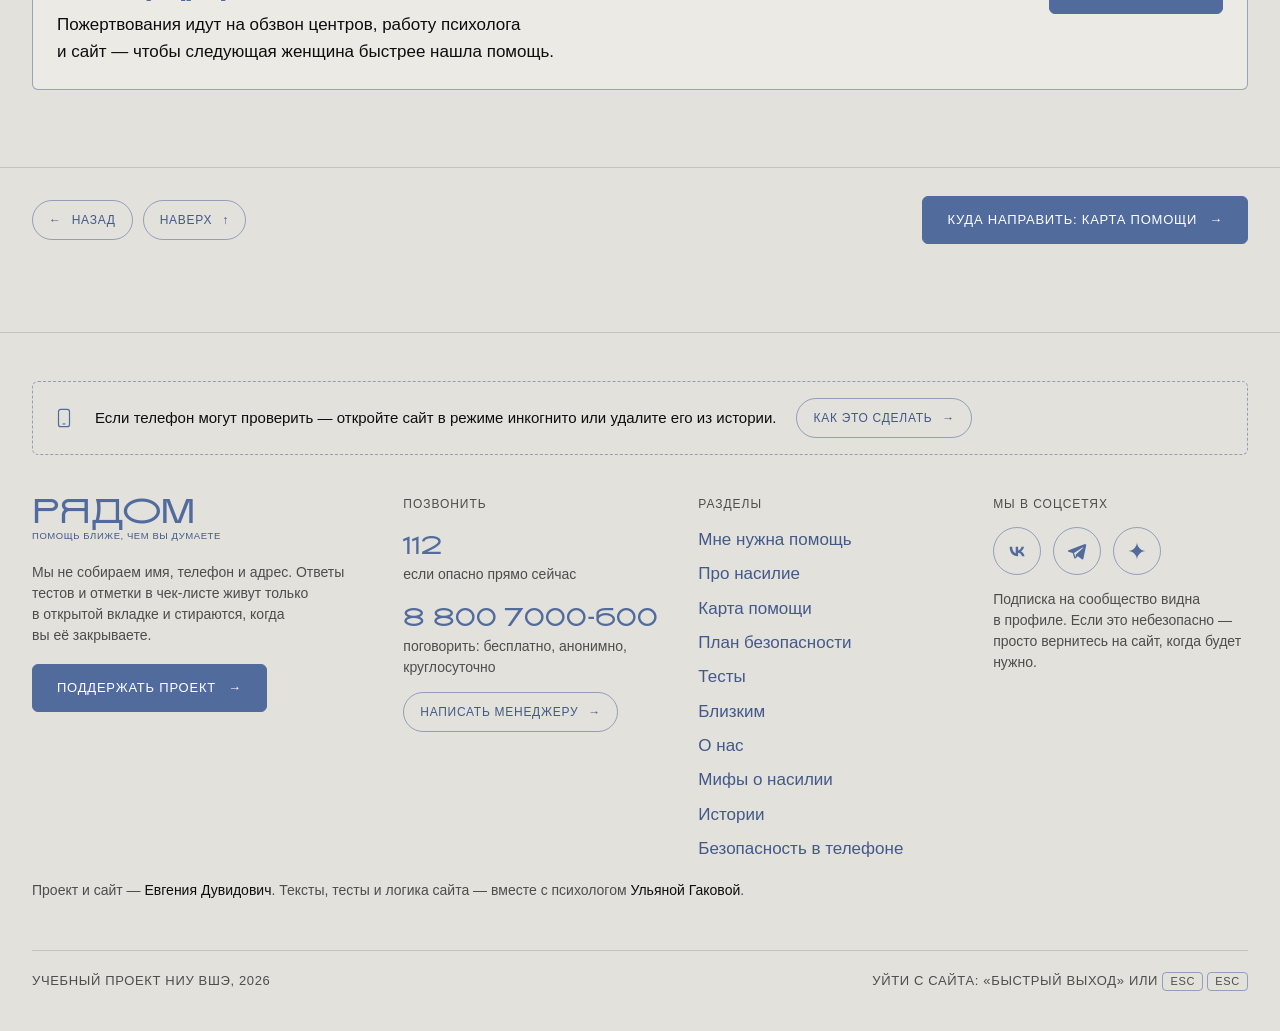
<file: close.html>
<!doctype html>
<html lang="ru">
<head>
<meta charset="utf-8">
<meta name="viewport" content="width=device-width, initial-scale=1, viewport-fit=cover">
<!-- Нейтральное название вкладки на всех страницах: не выдаёт тему сайта -->
<title>рядом</title>
<meta name="description" content="Полезные материалы и ссылки">
<meta name="referrer" content="no-referrer">
<meta name="theme-color" content="#E2E1DB">
<meta property="og:type" content="website">
<meta property="og:title" content="рядом">
<meta property="og:description" content="Полезные материалы и ссылки">
<meta property="og:image" content="https://qwerf-o.github.io/rydom/img/og.png">
<meta name="twitter:card" content="summary_large_image">
<link rel="icon" href="img/favicon.svg" type="image/svg+xml">
<link rel="icon" href="img/favicon-32.png" sizes="32x32" type="image/png">
<link rel="apple-touch-icon" href="img/apple-touch-icon.png">
<link rel="stylesheet" href="css/style.css">
<!-- Яндекс Метрика. Вебвизор выключен: он записывает экран, в том числе ответы тестов -->
<script>
  (function(m,e,t,r,i,k,a){
    m[i]=m[i]||function(){(m[i].a=m[i].a||[]).push(arguments)};
    m[i].l=1*new Date();
    for (var j = 0; j < document.scripts.length; j++) {if (document.scripts[j].src === r) { return; }}
    k=e.createElement(t),a=e.getElementsByTagName(t)[0],k.async=1,k.src=r,a.parentNode.insertBefore(k,a)
  })(window, document, 'script', 'https://mc.yandex.ru/metrika/tag.js?id=113755284', 'ym');
  ym(113755284, 'init', {ssr: true, webvisor: false, clickmap: true, referrer: document.referrer, url: location.href, accurateTrackBounce: true, trackLinks: true});
</script>
<!-- /Яндекс Метрика -->
</head>
<body>
<noscript><div><img src="https://mc.yandex.ru/watch/113755284" style="position:absolute; left:-9999px;" alt=""></div></noscript>
<script src="js/layout.js"></script>

<main id="main">

  <section class="wrap page-head">
    <p class="eyebrow">Близким</p>
    <h1>Как поддержать близкую</h1>
    <p class="lead">Подруга, сестра или мама рассказала, что дома небезопасно. Чаще всего женщина сначала говорит именно с близкими — и от первых слов зависит, расскажет ли она снова.</p>
  </section>

  <section class="wrap section--tight">
    <div class="split">
      <p class="quote" data-reveal>«Я тебе верю. Ты не виновата. Моя дверь для тебя всегда открыта»</p>
      <div class="prose" data-reveal>
        <p>Психолог, с которой мы работаем, говорит: из всех слов близких помогает только безоговорочное принятие. Не советы, не оценки, не «я бы на твоём месте».</p>
        <p>Ваша задача — не спасти и не убедить уйти, а быть рядом. Решения принимает она.</p>
      </div>
    </div>
  </section>

  <section class="wrap section" aria-labelledby="say-title">
    <h2 id="say-title" data-reveal>Что сказать — и чего не говорить</h2>
    <div class="do-dont" style="margin-top:32px">
      <div class="card" data-reveal>
        <span class="caps blue">Помогает</span>
        <ul>
          <li><span class="say">«Я тебе верю»</span><span class="why">Ей часто не верят, и она сама сомневается в себе.</span></li>
          <li><span class="say">«Ты не виновата»</span><span class="why">Вина держит сильнее всего. Её важно снять прямо.</span></li>
          <li><span class="say">«Моя дверь для тебя всегда открыта»</span><span class="why">Это опора, даже если она не уйдёт сейчас.</span></li>
          <li><span class="say">«Что тебе сейчас нужно?»</span><span class="why">Так вы оставляете выбор за ней.</span></li>
        </ul>
      </div>
      <div class="card" data-reveal>
        <span class="caps muted">Лучше не говорить</span>
        <ul>
          <li><span class="say">«Сама виновата», «А что ты ему сказала?»</span><span class="why">Вина всегда на том, кто совершает насилие.</span></li>
          <li><span class="say">«Просто уйди»</span><span class="why">Уход без плана — самое опасное время. Давление может оттолкнуть её от вас.</span></li>
          <li><span class="say">«Терпи ради детей»</span><span class="why">Дети, которые живут рядом с насилием, тоже от него страдают.</span></li>
          <li><span class="say">«Я же говорила, что он такой»</span><span class="why">Стыд заставит её замолчать.</span></li>
        </ul>
      </div>
    </div>
  </section>

  <section class="wrap section--tight" aria-labelledby="harm-title">
    <div class="split">
      <h2 id="harm-title" data-reveal>Как не навредить</h2>
      <ul class="list-dash prose" data-reveal>
        <li>Не пишите ей то, что может увидеть он: про уход, центры, его поступки. Договоритесь о кодовом слове.</li>
        <li>Не звоните ему и не выясняйте отношения: достанется ей.</li>
        <li>Не звоните в полицию без её согласия. Исключение — если опасно прямо сейчас: тогда <a href="tel:112">112</a>.</li>
        <li>Ссылку на этот сайт можно переслать: превью выглядит нейтрально, а во вкладке написано просто «рядом».</li>
        <li>Будьте рядом долго. Если она вернётся к нему, не исчезайте и не упрекайте: многие уходят не с первого раза.</li>
        <li>Берегите и себя. Вы не обязаны справляться в одиночку.</li>
      </ul>
    </div>
  </section>

  <section class="wrap section--tight" aria-labelledby="where-title">
    <h2 id="where-title" data-reveal>Куда направить</h2>
    <div class="grid grid-3" style="margin-top:28px">
      <a class="card card--link" href="map.html" data-reveal>
        <p class="card-title"><b>Карта помощи</b></p>
        <p>Центры по регионам: с детьми, без прописки, круглосуточно. Есть готовая фраза для звонка.</p>
        <span class="arrow-link card-foot"><span>Открыть</span><span class="arr" aria-hidden="true">→</span></span>
      </a>
      <a class="card card--link" href="tel:88007000600" data-reveal>
        <p class="card-title"><b>8 800 7000-600</b></p>
        <p>Всероссийский телефон доверия для женщин. Бесплатно, анонимно, круглосуточно.</p>
        <span class="arrow-link card-foot"><span>Позвонить</span><span class="arr" aria-hidden="true">→</span></span>
      </a>
      <a class="card card--link" href="safety.html" data-reveal>
        <p class="card-title"><b>Безопасность в телефоне</b></p>
        <p>Как открыть сайт в режиме инкогнито и удалить его из истории. Можно переслать ей.</p>
        <span class="arrow-link card-foot"><span>Открыть</span><span class="arr" aria-hidden="true">→</span></span>
      </a>
    </div>
  </section>

  <section class="wrap section" id="chat" aria-labelledby="chat-title">
    <div class="section-head">
      <h2 id="chat-title">23:40</h2>
      <p class="lead">Подруга пишет вам поздно вечером. Что вы ответите? Четыре шага, после каждого — короткий разбор. Ваши ответы нигде не сохраняются.</p>
    </div>
    <div class="chat" data-chat>
      <div class="chat-top">
        <div class="who"><span class="ava" aria-hidden="true"></span><span><strong>Лена</strong><br><span class="note">в сети</span></span></div>
        <span class="caps muted">сообщения</span>
      </div>
      <div class="chat-body" aria-live="polite"></div>
      <div class="chat-choices"></div>
    </div>
  </section>

  <section class="wrap section--tight" aria-labelledby="close-support">
    <div class="card next-block" data-reveal>
      <div>
        <p class="eyebrow">Хотите помочь не только подруге?</p>
        <h2 id="close-support" style="margin-top:10px">Поддержать проект</h2>
        <p style="margin-top:12px;max-width:56ch">Пожертвования идут на обзвон центров, работу психолога и сайт — чтобы следующая женщина быстрее нашла помощь.</p>
      </div>
      <div class="btn-row">
        <button type="button" class="btn js-donate">Поддержать <span class="arr" aria-hidden="true">→</span></button>
      </div>
    </div>
  </section>

</main>

<script src="js/main.js"></script>
<script src="js/chat.js"></script>
</body>
</html>
</file>
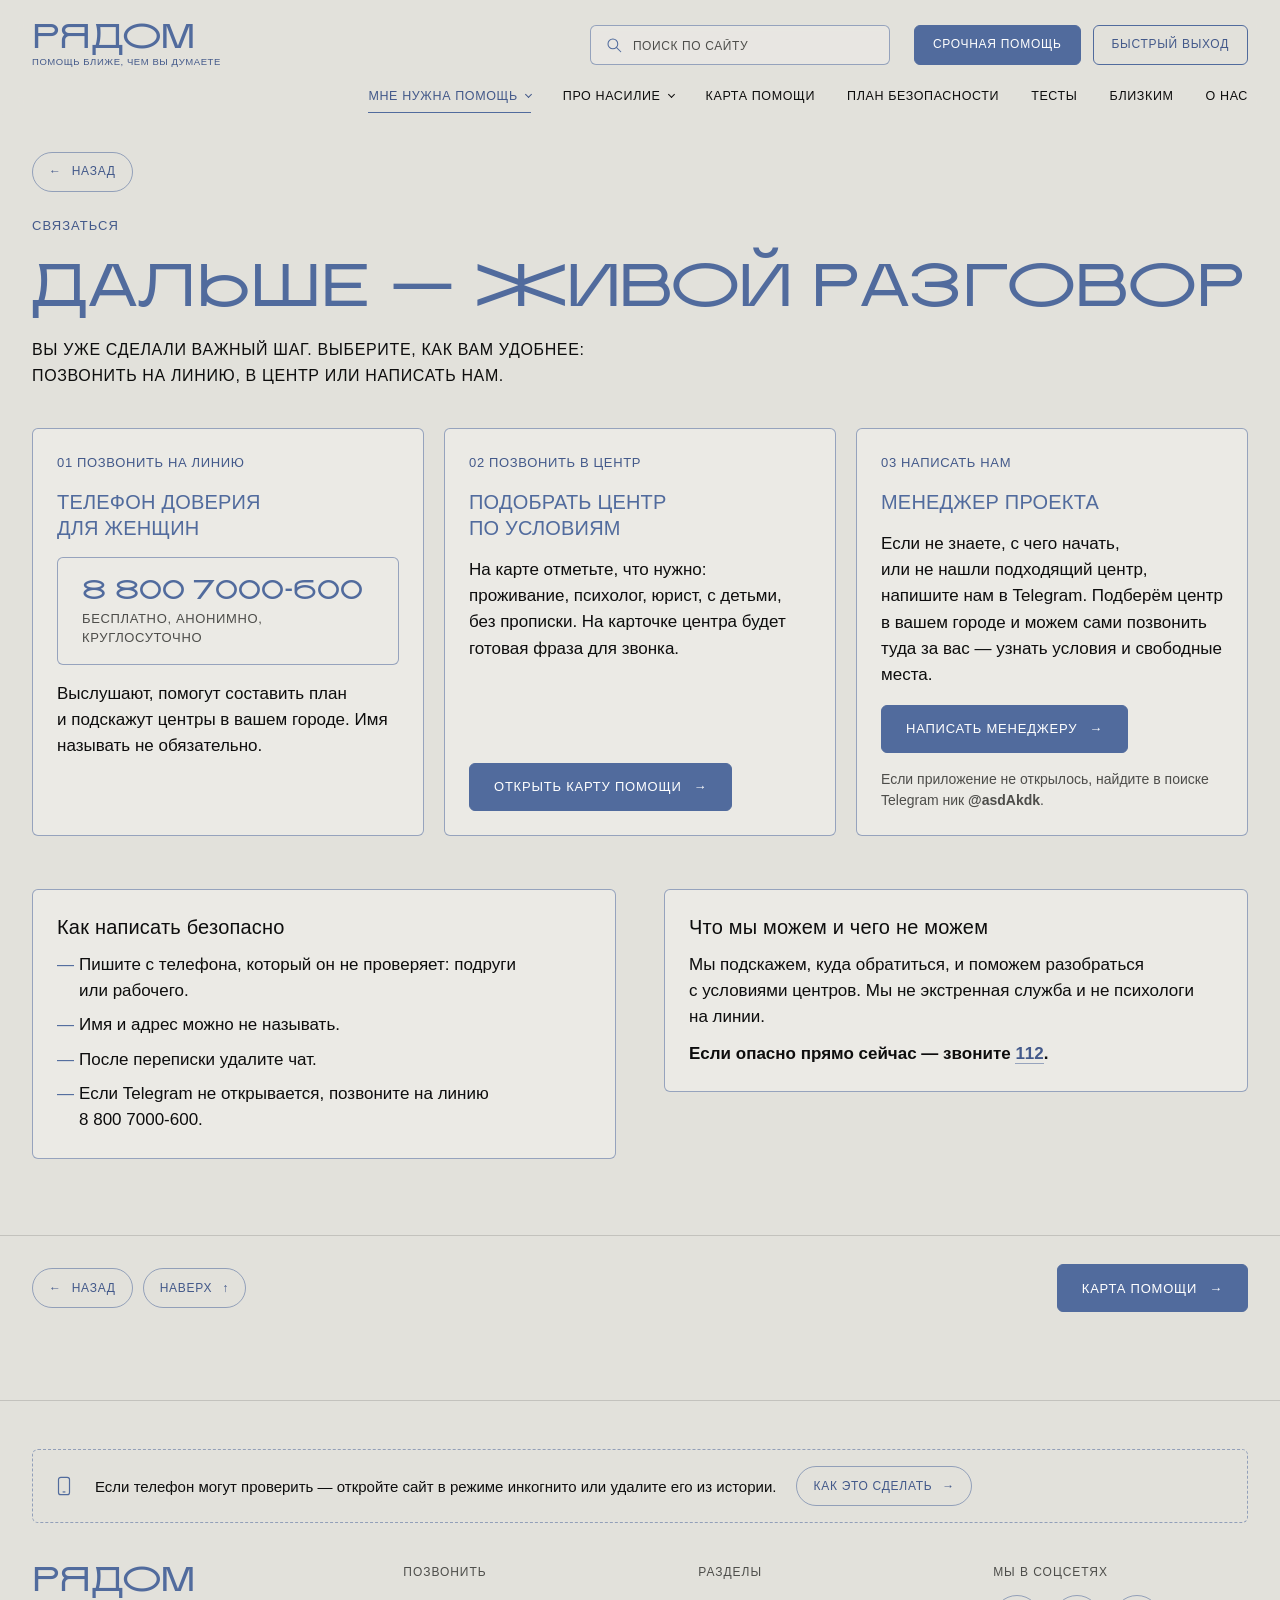
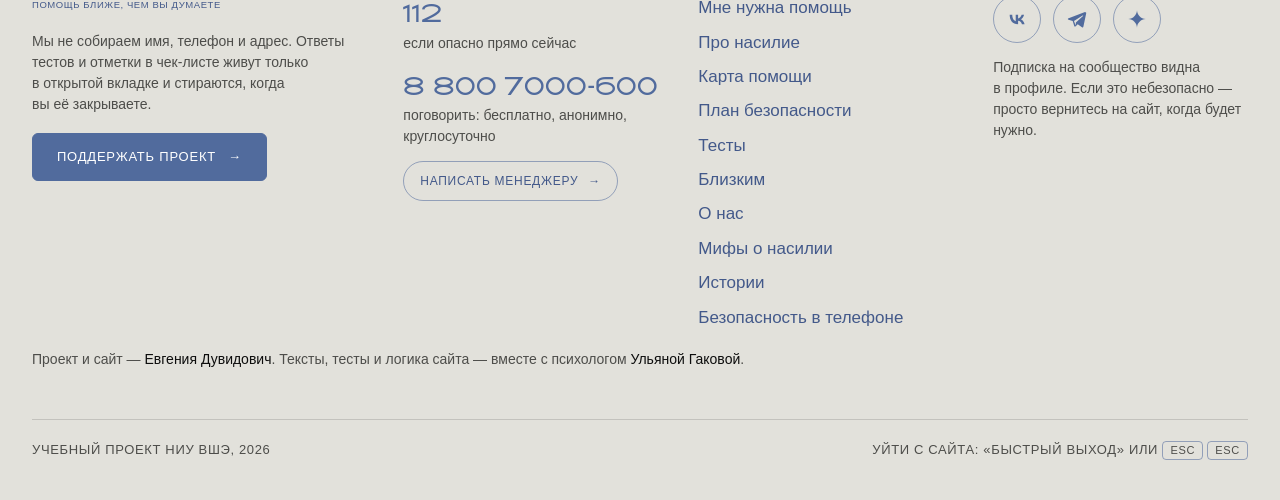
<file: contact.html>
<!doctype html>
<html lang="ru">
<head>
<meta charset="utf-8">
<meta name="viewport" content="width=device-width, initial-scale=1, viewport-fit=cover">
<!-- Нейтральное название вкладки на всех страницах: не выдаёт тему сайта -->
<title>рядом</title>
<meta name="description" content="Полезные материалы и ссылки">
<meta name="referrer" content="no-referrer">
<meta name="theme-color" content="#E2E1DB">
<meta property="og:type" content="website">
<meta property="og:title" content="рядом">
<meta property="og:description" content="Полезные материалы и ссылки">
<meta property="og:image" content="https://qwerf-o.github.io/rydom/img/og.png">
<meta name="twitter:card" content="summary_large_image">
<link rel="icon" href="img/favicon.svg" type="image/svg+xml">
<link rel="icon" href="img/favicon-32.png" sizes="32x32" type="image/png">
<link rel="apple-touch-icon" href="img/apple-touch-icon.png">
<link rel="stylesheet" href="css/style.css">
<!-- Яндекс Метрика. Вебвизор выключен: он записывает экран, в том числе ответы тестов -->
<script>
  (function(m,e,t,r,i,k,a){
    m[i]=m[i]||function(){(m[i].a=m[i].a||[]).push(arguments)};
    m[i].l=1*new Date();
    for (var j = 0; j < document.scripts.length; j++) {if (document.scripts[j].src === r) { return; }}
    k=e.createElement(t),a=e.getElementsByTagName(t)[0],k.async=1,k.src=r,a.parentNode.insertBefore(k,a)
  })(window, document, 'script', 'https://mc.yandex.ru/metrika/tag.js?id=113755284', 'ym');
  ym(113755284, 'init', {ssr: true, webvisor: false, clickmap: true, referrer: document.referrer, url: location.href, accurateTrackBounce: true, trackLinks: true});
</script>
<!-- /Яндекс Метрика -->
</head>
<body>
<noscript><div><img src="https://mc.yandex.ru/watch/113755284" style="position:absolute; left:-9999px;" alt=""></div></noscript>
<script src="js/layout.js"></script>

<main id="main">

  <section class="wrap page-head">
    <p class="eyebrow">Связаться</p>
    <h1>Дальше — живой разговор</h1>
    <p class="lead">Вы уже сделали важный шаг. Выберите, как вам удобнее: позвонить на линию, в центр или написать нам.</p>
  </section>

  <section class="wrap">
    <div class="contact-grid">

      <article class="card contact-card" data-reveal>
        <span class="caps blue">01 Позвонить на линию</span>
        <h2 class="h3">Телефон доверия для женщин</h2>
        <a class="big-number big-number--sm" href="tel:88007000600"><span class="num"><span class="nw">8 800</span> <span class="nw">7000-600</span></span><span class="caps">бесплатно, анонимно, круглосуточно</span></a>
        <p>Выслушают, помогут составить план и подскажут центры в вашем городе. Имя называть не обязательно.</p>
      </article>

      <article class="card contact-card" data-reveal>
        <span class="caps blue">02 Позвонить в центр</span>
        <h2 class="h3">Подобрать центр по условиям</h2>
        <p>На карте отметьте, что нужно: проживание, психолог, юрист, с детьми, без прописки. На карточке центра будет готовая фраза для звонка.</p>
        <a class="btn card-foot" href="map.html">Открыть карту помощи <span class="arr" aria-hidden="true">→</span></a>
      </article>

      <article class="card contact-card" id="manager" data-reveal>
        <span class="caps blue">03 Написать нам</span>
        <h2 class="h3">Менеджер проекта</h2>
        <p>Если не знаете, с чего начать, или не нашли подходящий центр, напишите нам в Telegram. Подберём центр в вашем городе и можем сами позвонить туда за вас — узнать условия и свободные места.</p>
        <a class="btn card-foot" href="#" data-manager data-manager-main>Написать менеджеру <span class="arr" aria-hidden="true">→</span></a>
        <p class="note" data-manager-has hidden>Если приложение не открылось, найдите в поиске Telegram ник <strong data-manager-nick></strong>.</p>
        <p class="note" data-manager-note>Ссылка появится, когда проект запустит чат с менеджером. Пока можно позвонить на линию 8 800 7000-600.</p>
      </article>

    </div>
  </section>

  <section class="wrap section--tight">
    <div class="split">
      <div class="side-note" data-reveal>
        <h2>Как написать безопасно</h2>
        <ul class="list-dash">
          <li>Пишите с телефона, который он не проверяет: подруги или рабочего.</li>
          <li>Имя и адрес можно не называть.</li>
          <li>После переписки удалите чат.</li>
          <li>Если Telegram не открывается, позвоните на линию 8 800 7000-600.</li>
        </ul>
      </div>
      <div class="side-note" data-reveal>
        <h2>Что мы можем и чего не можем</h2>
        <p>Мы подскажем, куда обратиться, и поможем разобраться с условиями центров. Мы не экстренная служба и не психологи на линии.</p>
        <p style="margin-top:10px"><strong>Если опасно прямо сейчас — звоните <a class="link" href="tel:112">112</a>.</strong></p>
      </div>
    </div>
  </section>

</main>

<script src="js/main.js"></script>
<script>
  // Пока ника менеджера нет (MANAGER_URL в js/layout.js пустой), главная кнопка ведёт на линию 8 800.
  document.addEventListener("DOMContentLoaded", function () {
    var url = window.RYADOM && window.RYADOM.managerUrl;
    var btn = document.querySelector("[data-manager-main]");
    var note = document.querySelector("[data-manager-note]");
    if (url) { note.hidden = true; document.querySelector("[data-manager-has]").hidden = false; return; }
    btn.setAttribute("href", "tel:88007000600");
    btn.innerHTML = 'Пока позвонить: 8 800 7000-600';
  });
</script>
</body>
</html>
</file>
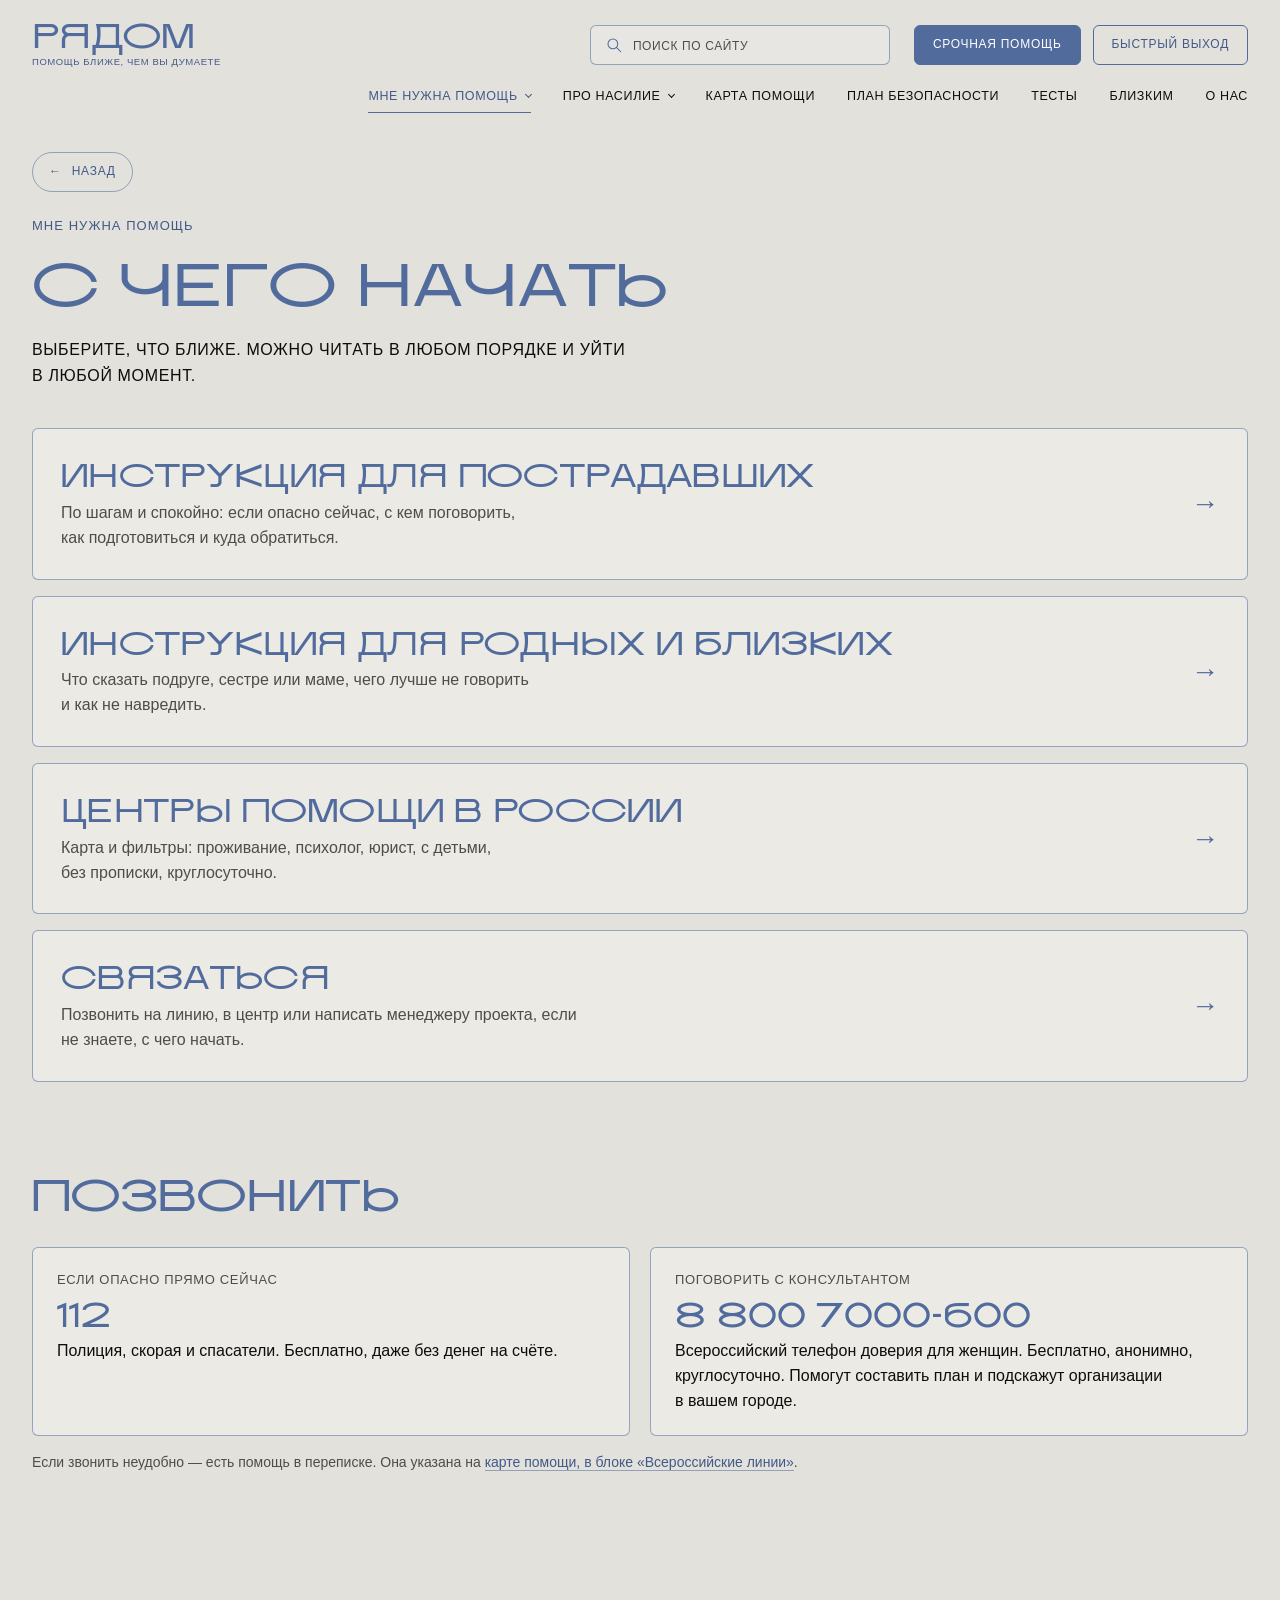
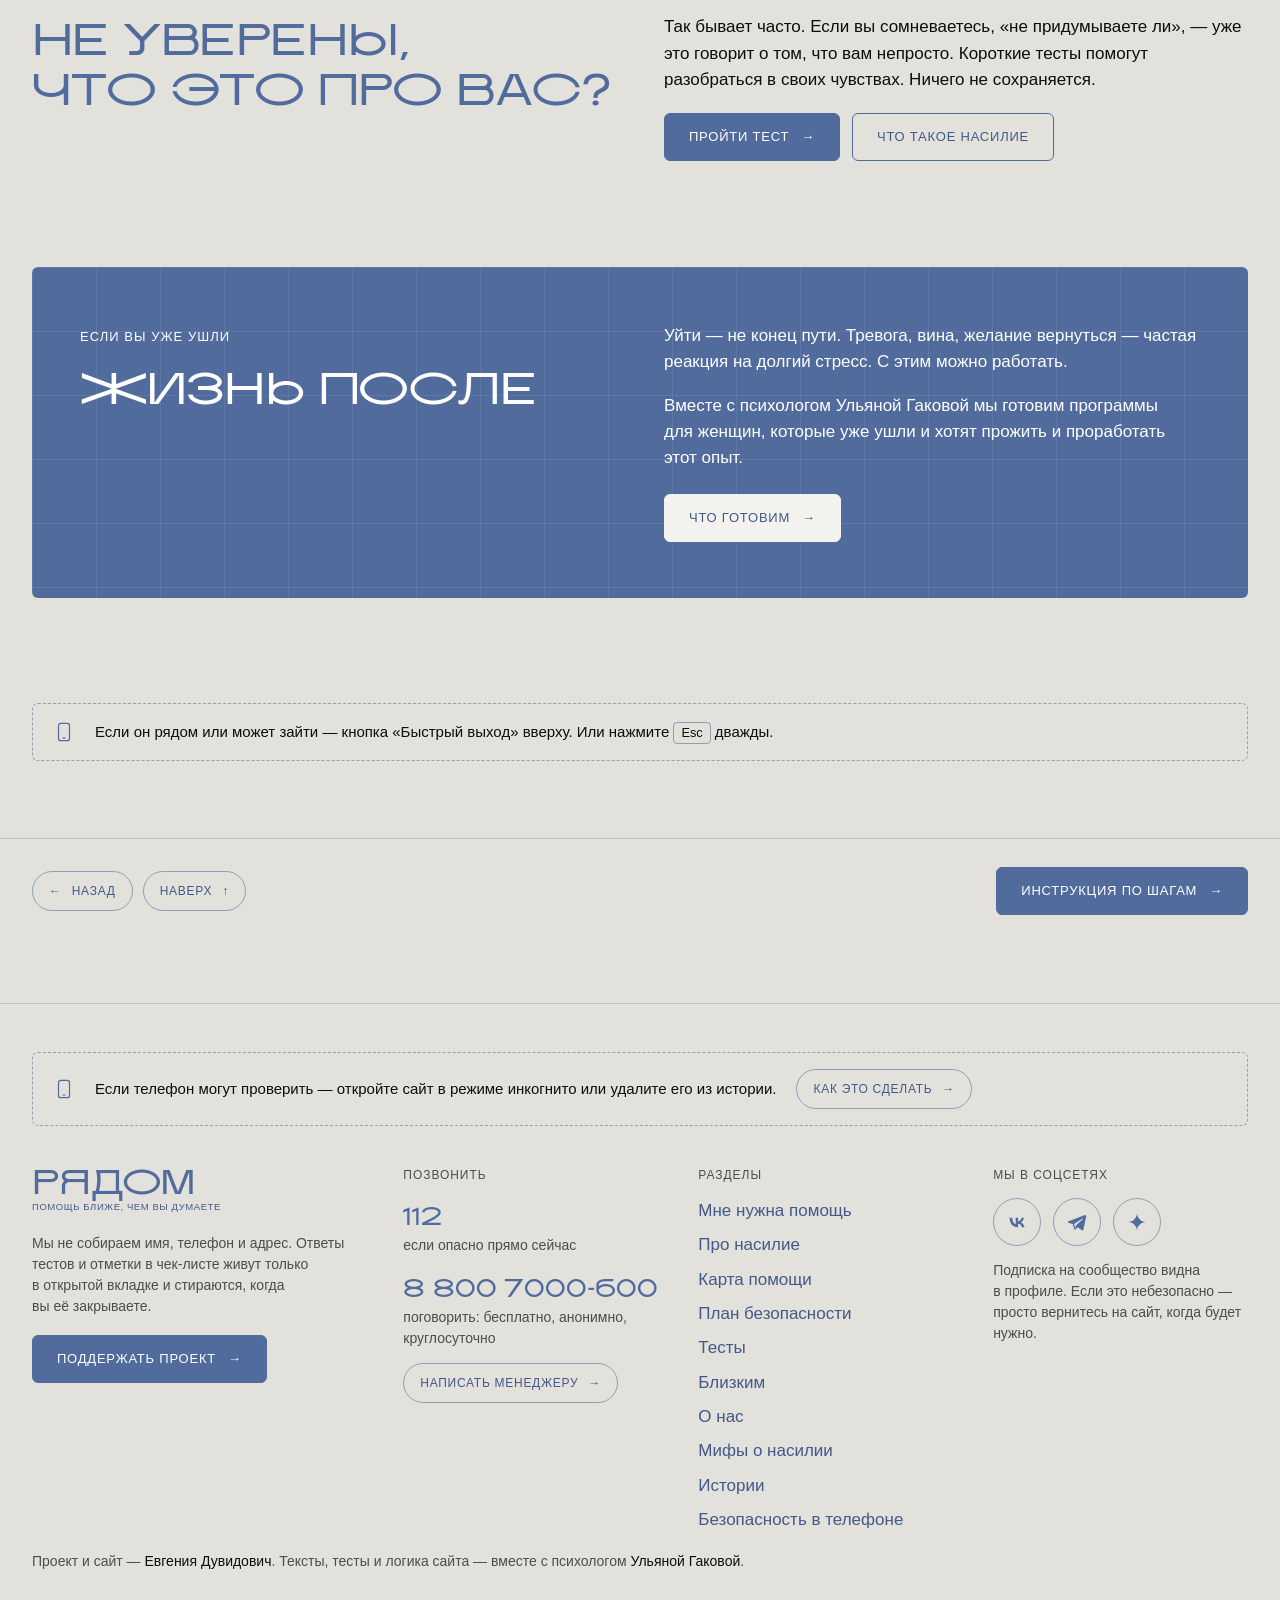
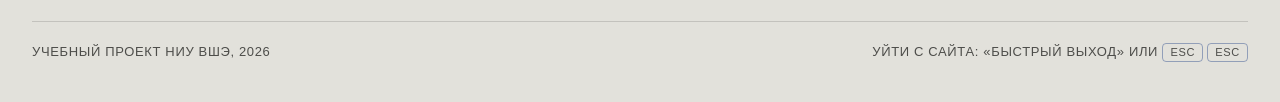
<file: help.html>
<!doctype html>
<html lang="ru">
<head>
<meta charset="utf-8">
<meta name="viewport" content="width=device-width, initial-scale=1, viewport-fit=cover">
<!-- Нейтральное название вкладки на всех страницах: не выдаёт тему сайта -->
<title>рядом</title>
<meta name="description" content="Полезные материалы и ссылки">
<meta name="referrer" content="no-referrer">
<meta name="theme-color" content="#E2E1DB">
<meta property="og:type" content="website">
<meta property="og:title" content="рядом">
<meta property="og:description" content="Полезные материалы и ссылки">
<meta property="og:image" content="https://qwerf-o.github.io/rydom/img/og.png">
<meta name="twitter:card" content="summary_large_image">
<link rel="icon" href="img/favicon.svg" type="image/svg+xml">
<link rel="icon" href="img/favicon-32.png" sizes="32x32" type="image/png">
<link rel="apple-touch-icon" href="img/apple-touch-icon.png">
<link rel="stylesheet" href="css/style.css">
<!-- Яндекс Метрика. Вебвизор выключен: он записывает экран, в том числе ответы тестов -->
<script>
  (function(m,e,t,r,i,k,a){
    m[i]=m[i]||function(){(m[i].a=m[i].a||[]).push(arguments)};
    m[i].l=1*new Date();
    for (var j = 0; j < document.scripts.length; j++) {if (document.scripts[j].src === r) { return; }}
    k=e.createElement(t),a=e.getElementsByTagName(t)[0],k.async=1,k.src=r,a.parentNode.insertBefore(k,a)
  })(window, document, 'script', 'https://mc.yandex.ru/metrika/tag.js?id=113755284', 'ym');
  ym(113755284, 'init', {ssr: true, webvisor: false, clickmap: true, referrer: document.referrer, url: location.href, accurateTrackBounce: true, trackLinks: true});
</script>
<!-- /Яндекс Метрика -->
</head>
<body>
<noscript><div><img src="https://mc.yandex.ru/watch/113755284" style="position:absolute; left:-9999px;" alt=""></div></noscript>
<script src="js/layout.js"></script>

<main id="main">

  <section class="wrap page-head">
    <p class="eyebrow">Мне нужна помощь</p>
    <h1>С чего начать</h1>
    <p class="lead">Выберите, что ближе. Можно читать в любом порядке и уйти в любой момент.</p>
  </section>

  <section class="wrap">
    <div class="big-links">
      <a class="big-link" href="instruction.html" data-reveal>
        <h2>Инструкция для пострадавших</h2>
        <p>По шагам и спокойно: если опасно сейчас, с кем поговорить, как подготовиться и куда обратиться.</p>
        <span class="arr" aria-hidden="true">→</span>
      </a>
      <a class="big-link" href="close.html" data-reveal>
        <h2>Инструкция для родных и близких</h2>
        <p>Что сказать подруге, сестре или маме, чего лучше не говорить и как не навредить.</p>
        <span class="arr" aria-hidden="true">→</span>
      </a>
      <a class="big-link" href="map.html" data-reveal>
        <h2>Центры помощи в России</h2>
        <p>Карта и фильтры: проживание, психолог, юрист, с детьми, без прописки, круглосуточно.</p>
        <span class="arr" aria-hidden="true">→</span>
      </a>
      <a class="big-link" href="contact.html" data-reveal>
        <h2>Связаться</h2>
        <p>Позвонить на линию, в центр или написать менеджеру проекта, если не знаете, с чего начать.</p>
        <span class="arr" aria-hidden="true">→</span>
      </a>
    </div>
  </section>

  <section class="wrap section" aria-labelledby="phones-title">
    <h2 id="phones-title" class="h2" data-reveal>Позвонить</h2>
    <div class="grid grid-2" style="margin-top:28px">
      <a class="phone-card" href="tel:112" data-reveal>
        <span class="caps">Если опасно прямо сейчас</span>
        <span class="num">112</span>
        <span class="what">Полиция, скорая и спасатели. Бесплатно, даже без денег на счёте.</span>
      </a>
      <a class="phone-card" href="tel:88007000600" data-reveal>
        <span class="caps">Поговорить с консультантом</span>
        <span class="num">8 800 7000-600</span>
        <span class="what">Всероссийский телефон доверия для женщин. Бесплатно, анонимно, круглосуточно. Помогут составить план и подскажут организации в вашем городе.</span>
      </a>
    </div>
    <p class="note" style="margin-top:16px">Если звонить неудобно — есть помощь в переписке. Она указана на <a class="link" href="map.html#lines">карте помощи, в блоке «Всероссийские линии»</a>.</p>
  </section>

  <section class="wrap section--tight" aria-labelledby="unsure-title">
    <div class="split">
      <div data-reveal>
        <h2 id="unsure-title">Не уверены, что это про вас?</h2>
      </div>
      <div class="prose" data-reveal>
        <p>Так бывает часто. Если вы сомневаетесь, «не придумываете ли», — уже это говорит о том, что вам непросто. Короткие тесты помогут разобраться в своих чувствах. Ничего не сохраняется.</p>
        <div class="btn-row" style="margin-top:20px">
          <a class="btn" href="tests.html">Пройти тест <span class="arr" aria-hidden="true">→</span></a>
          <a class="btn btn--line" href="violence.html">Что такое насилие</a>
        </div>
      </div>
    </div>
  </section>

  <section class="wrap section--tight" id="after" aria-labelledby="after-title">
    <div class="blue-block" data-reveal>
      <div class="split">
        <div>
          <p class="eyebrow">Если вы уже ушли</p>
          <h2 id="after-title" style="margin-top:14px">Жизнь после</h2>
        </div>
        <div>
          <div class="prose" style="color:#fff">
            <p>Уйти — не конец пути. Тревога, вина, желание вернуться — частая реакция на долгий стресс. С этим можно работать.</p>
            <p>Вместе с психологом Ульяной Гаковой мы готовим программы для женщин, которые уже ушли и хотят прожить и проработать этот опыт.</p>
          </div>
          <div class="btn-row" style="margin-top:22px">
            <a class="btn btn--white" href="about.html#programs">Что готовим <span class="arr" aria-hidden="true">→</span></a>
          </div>
        </div>
      </div>
    </div>
  </section>

  <section class="wrap section--tight">
    <div class="safety-hint">
      <svg width="22" height="22" viewBox="0 0 24 24" fill="none" stroke="currentColor" stroke-width="1.3" aria-hidden="true"><rect x="6" y="2.5" width="12" height="19" rx="2.5"/><path d="M10.5 18.5h3"/></svg>
      <span>Если он рядом или может зайти — кнопка «Быстрый выход» вверху. Или нажмите <span class="kbd">Esc</span> дважды.</span>
    </div>
  </section>

</main>

<script src="js/main.js"></script>
</body>
</html>
</file>
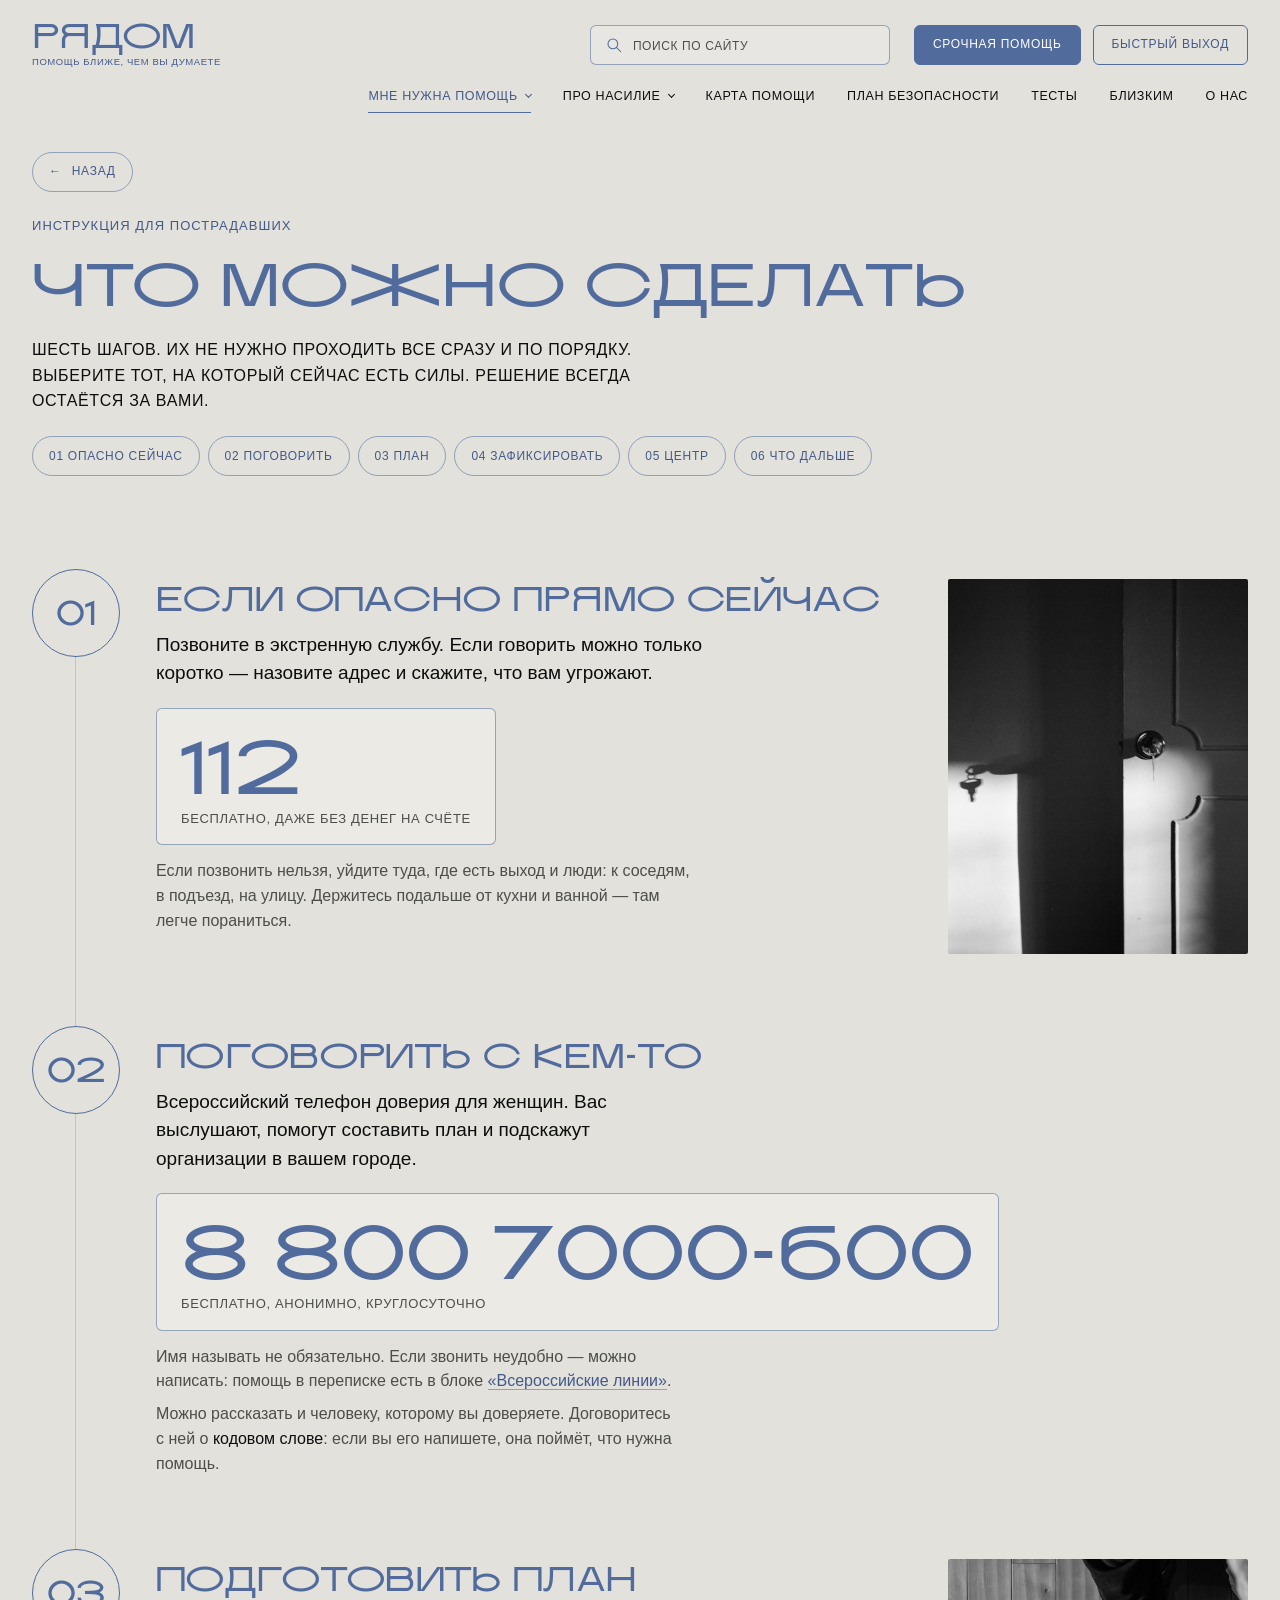
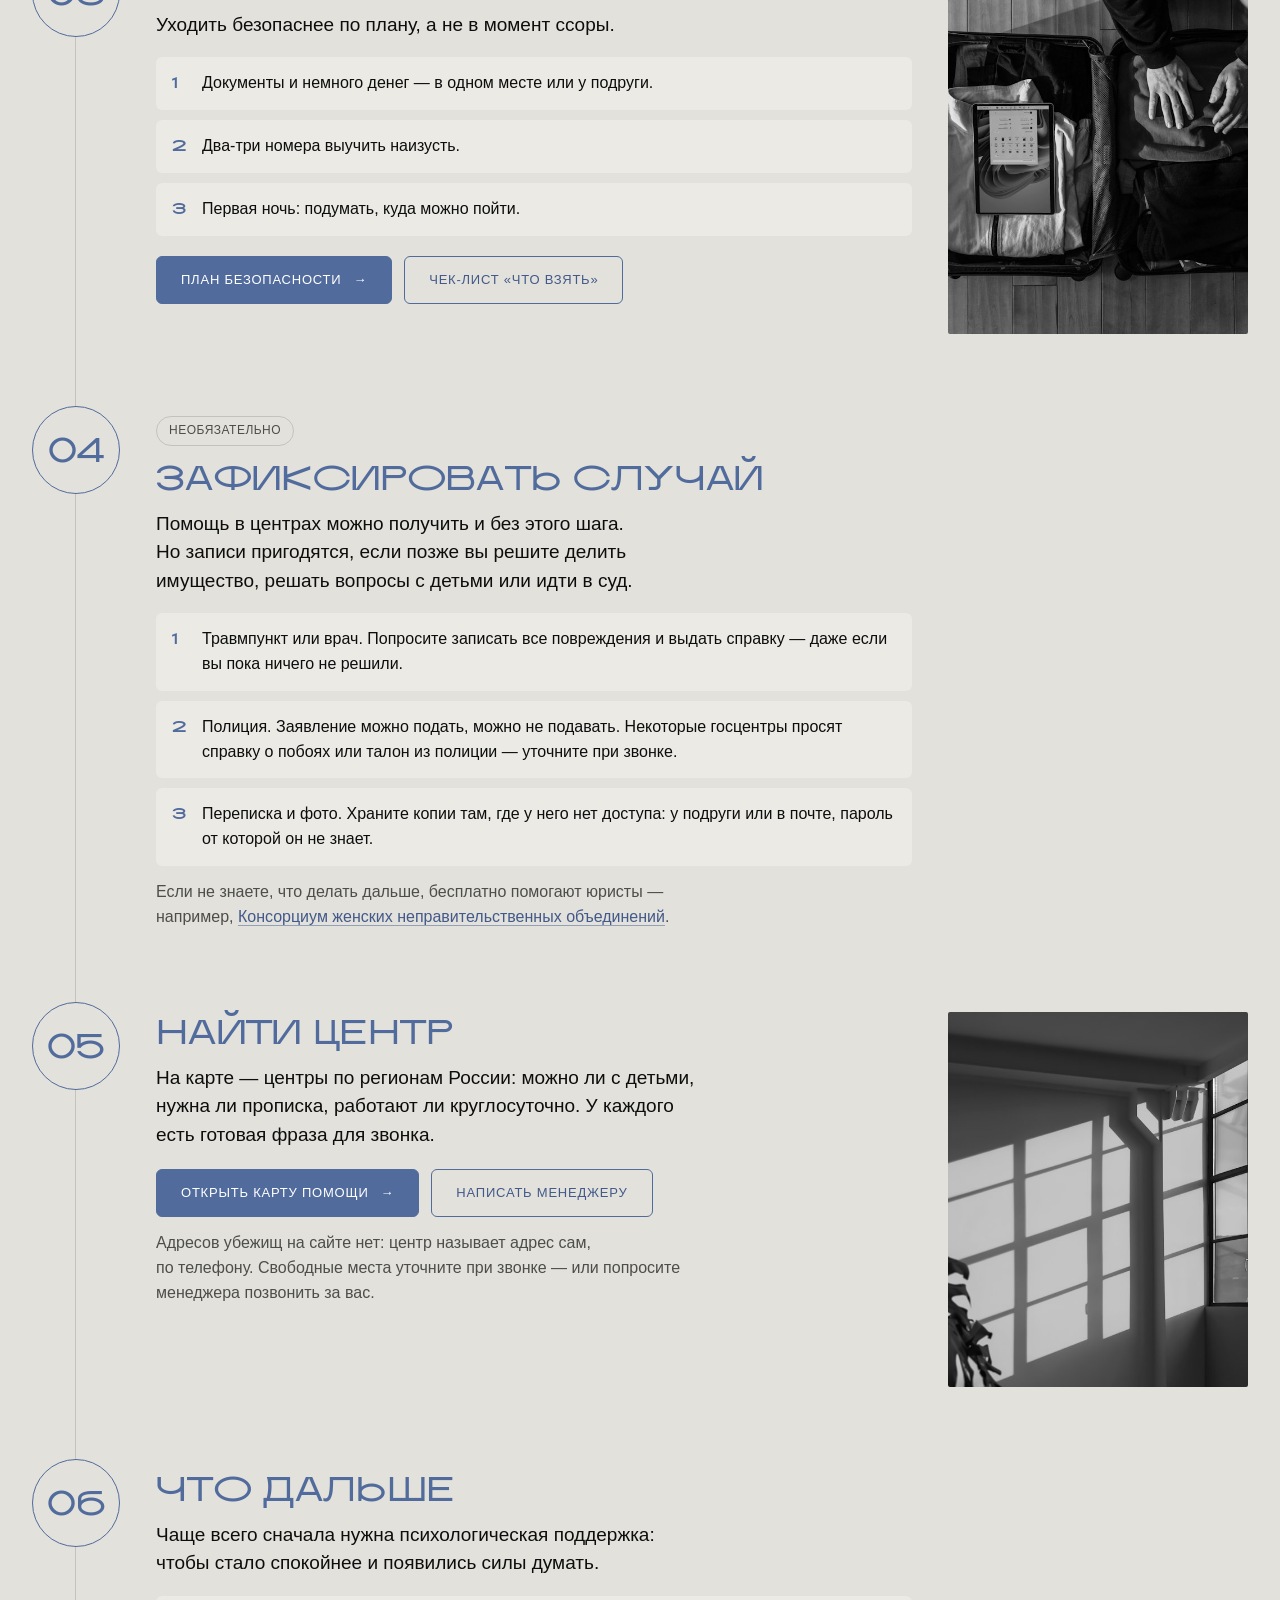
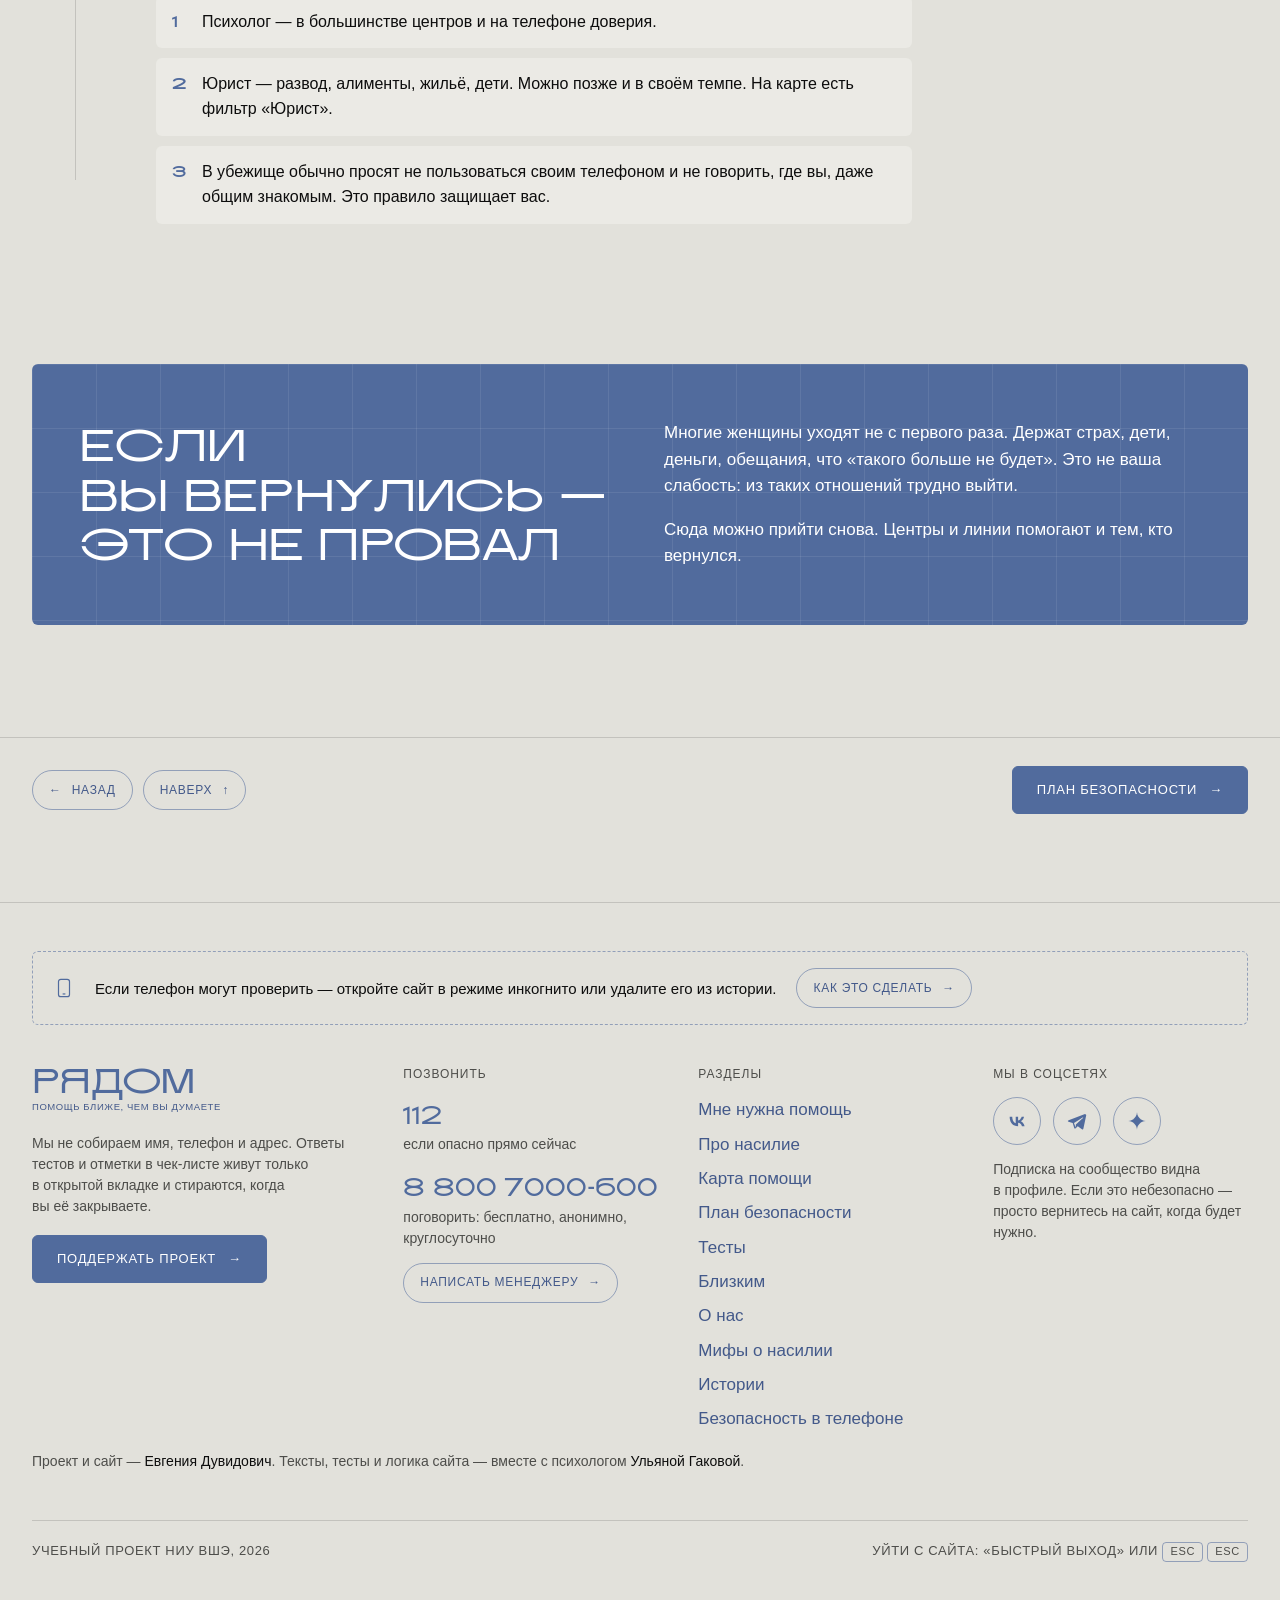
<file: instruction.html>
<!doctype html>
<html lang="ru">
<head>
<meta charset="utf-8">
<meta name="viewport" content="width=device-width, initial-scale=1, viewport-fit=cover">
<!-- Нейтральное название вкладки на всех страницах: не выдаёт тему сайта -->
<title>рядом</title>
<meta name="description" content="Полезные материалы и ссылки">
<meta name="referrer" content="no-referrer">
<meta name="theme-color" content="#E2E1DB">
<meta property="og:type" content="website">
<meta property="og:title" content="рядом">
<meta property="og:description" content="Полезные материалы и ссылки">
<meta property="og:image" content="https://qwerf-o.github.io/rydom/img/og.png">
<meta name="twitter:card" content="summary_large_image">
<link rel="icon" href="img/favicon.svg" type="image/svg+xml">
<link rel="icon" href="img/favicon-32.png" sizes="32x32" type="image/png">
<link rel="apple-touch-icon" href="img/apple-touch-icon.png">
<link rel="stylesheet" href="css/style.css">
<!-- Яндекс Метрика. Вебвизор выключен: он записывает экран, в том числе ответы тестов -->
<script>
  (function(m,e,t,r,i,k,a){
    m[i]=m[i]||function(){(m[i].a=m[i].a||[]).push(arguments)};
    m[i].l=1*new Date();
    for (var j = 0; j < document.scripts.length; j++) {if (document.scripts[j].src === r) { return; }}
    k=e.createElement(t),a=e.getElementsByTagName(t)[0],k.async=1,k.src=r,a.parentNode.insertBefore(k,a)
  })(window, document, 'script', 'https://mc.yandex.ru/metrika/tag.js?id=113755284', 'ym');
  ym(113755284, 'init', {ssr: true, webvisor: false, clickmap: true, referrer: document.referrer, url: location.href, accurateTrackBounce: true, trackLinks: true});
</script>
<!-- /Яндекс Метрика -->
</head>
<body>
<noscript><div><img src="https://mc.yandex.ru/watch/113755284" style="position:absolute; left:-9999px;" alt=""></div></noscript>
<script src="js/layout.js"></script>

<main id="main">

  <section class="wrap page-head">
    <p class="eyebrow">Инструкция для пострадавших</p>
    <h1>Что можно сделать</h1>
    <p class="lead">Шесть шагов. Их не нужно проходить все сразу и по порядку. Выберите тот, на который сейчас есть силы. Решение всегда остаётся за вами.</p>
    <div class="chips" style="margin-top:22px">
      <a class="pill-link" href="#danger">01 Опасно сейчас</a>
      <a class="pill-link" href="#talk">02 Поговорить</a>
      <a class="pill-link" href="#plan">03 План</a>
      <a class="pill-link" href="#record">04 Зафиксировать</a>
      <a class="pill-link" href="#center">05 Центр</a>
      <a class="pill-link" href="#next">06 Что дальше</a>
    </div>
  </section>

  <section class="wrap section--tight">
    <ol class="timeline">

      <li class="tl-step" id="danger">
        <div class="tl-mark" aria-hidden="true">01</div>
        <div class="tl-body" data-reveal>
          <h2>Если опасно прямо сейчас</h2>
          <p class="tl-lead">Позвоните в экстренную службу. Если говорить можно только коротко — назовите адрес и скажите, что вам угрожают.</p>
          <a class="big-number big-number--short" href="tel:112"><span class="num">112</span><span class="caps">бесплатно, даже без денег на счёте</span></a>
          <p class="tl-more">Если позвонить нельзя, уйдите туда, где есть выход и люди: к соседям, в подъезд, на улицу. Держитесь подальше от кухни и ванной — там легче пораниться.</p>
        </div>
        <div class="tl-aside">
          <img class="photo" src="img/photos/step-door.jpg" alt="" loading="lazy" decoding="async" data-reveal>
        </div>
      </li>

      <li class="tl-step" id="talk">
        <div class="tl-mark" aria-hidden="true">02</div>
        <div class="tl-body" data-reveal>
          <h2>Поговорить с кем-то</h2>
          <p class="tl-lead">Всероссийский телефон доверия для женщин. Вас выслушают, помогут составить план и подскажут организации в вашем городе.</p>
          <a class="big-number" href="tel:88007000600"><span class="num"><span class="nw">8 800</span> <span class="nw">7000-600</span></span><span class="caps">бесплатно, анонимно, круглосуточно</span></a>
          <p class="tl-more">Имя называть не обязательно. Если звонить неудобно — можно написать: помощь в переписке есть в блоке <a class="link" href="map.html#lines">«Всероссийские линии»</a>.</p>
          <p class="tl-more">Можно рассказать и человеку, которому вы доверяете. Договоритесь с ней о <strong>кодовом слове</strong>: если вы его напишете, она поймёт, что нужна помощь.</p>
        </div>
        <div class="tl-aside"></div>
      </li>

      <li class="tl-step" id="plan">
        <div class="tl-mark" aria-hidden="true">03</div>
        <div class="tl-body" data-reveal>
          <h2>Подготовить план</h2>
          <p class="tl-lead">Уходить безопаснее по плану, а не в момент ссоры.</p>
          <ul class="mini-list">
            <li data-n="1"><strong>Документы</strong> и немного денег — в одном месте или у подруги.</li>
            <li data-n="2"><strong>Два-три номера</strong> выучить наизусть.</li>
            <li data-n="3"><strong>Первая ночь:</strong> подумать, куда можно пойти.</li>
          </ul>
          <div class="btn-row" style="margin-top:20px">
            <a class="btn" href="plan.html">План безопасности <span class="arr" aria-hidden="true">→</span></a>
            <a class="btn btn--line" href="plan.html#checklist">Чек-лист «Что взять»</a>
          </div>
        </div>
        <div class="tl-aside">
          <img class="photo" src="img/photos/step-bag.jpg" alt="" loading="lazy" decoding="async" data-reveal>
        </div>
      </li>

      <li class="tl-step" id="record">
        <div class="tl-mark" aria-hidden="true">04</div>
        <div class="tl-body" data-reveal>
          <span class="chip chip--muted">Необязательно</span>
          <h2>Зафиксировать случай</h2>
          <p class="tl-lead">Помощь в центрах можно получить и без этого шага. Но записи пригодятся, если позже вы решите делить имущество, решать вопросы с детьми или идти в суд.</p>
          <ul class="mini-list">
            <li data-n="1"><strong>Травмпункт или врач.</strong> Попросите записать все повреждения и выдать справку — даже если вы пока ничего не решили.</li>
            <li data-n="2"><strong>Полиция.</strong> Заявление можно подать, можно не подавать. Некоторые госцентры просят справку о побоях или талон из полиции — уточните при звонке.</li>
            <li data-n="3"><strong>Переписка и фото.</strong> Храните копии там, где у него нет доступа: у подруги или в почте, пароль от которой он не знает.</li>
          </ul>
          <p class="tl-more">Если не знаете, что делать дальше, бесплатно помогают юристы — например, <a class="link" href="map.html#c-7d735e">Консорциум женских неправительственных объединений</a>.</p>
        </div>
        <div class="tl-aside"></div>
      </li>

      <li class="tl-step" id="center">
        <div class="tl-mark" aria-hidden="true">05</div>
        <div class="tl-body" data-reveal>
          <h2>Найти центр</h2>
          <p class="tl-lead">На карте — центры по регионам России: можно ли с детьми, нужна ли прописка, работают ли круглосуточно. У каждого есть готовая фраза для звонка.</p>
          <div class="btn-row" style="margin-top:20px">
            <a class="btn" href="map.html">Открыть карту помощи <span class="arr" aria-hidden="true">→</span></a>
            <a class="btn btn--line" href="contact.html" data-manager>Написать менеджеру</a>
          </div>
          <p class="tl-more">Адресов убежищ на сайте нет: центр называет адрес сам, по телефону. Свободные места уточните при звонке — или попросите менеджера позвонить за вас.</p>
        </div>
        <div class="tl-aside">
          <img class="photo" src="img/photos/step-window.jpg" alt="" loading="lazy" decoding="async" data-reveal>
        </div>
      </li>

      <li class="tl-step" id="next">
        <div class="tl-mark" aria-hidden="true">06</div>
        <div class="tl-body" data-reveal>
          <h2>Что дальше</h2>
          <p class="tl-lead">Чаще всего сначала нужна психологическая поддержка: чтобы стало спокойнее и появились силы думать.</p>
          <ul class="mini-list">
            <li data-n="1"><strong>Психолог</strong> — в большинстве центров и на телефоне доверия.</li>
            <li data-n="2"><strong>Юрист</strong> — развод, алименты, жильё, дети. Можно позже и в своём темпе. На карте есть фильтр «Юрист».</li>
            <li data-n="3"><strong>В убежище</strong> обычно просят не пользоваться своим телефоном и не говорить, где вы, даже общим знакомым. Это правило защищает вас.</li>
          </ul>
        </div>
        <div class="tl-aside"></div>
      </li>

    </ol>
  </section>

  <section class="wrap section">
    <div class="blue-block" data-reveal>
      <div class="split">
        <h2>Если вы вернулись — это не провал</h2>
        <div class="prose" style="color:#fff">
          <p>Многие женщины уходят не с первого раза. Держат страх, дети, деньги, обещания, что «такого больше не будет». Это не ваша слабость: из таких отношений трудно выйти.</p>
          <p>Сюда можно прийти снова. Центры и линии помогают и тем, кто вернулся.</p>
        </div>
      </div>
    </div>
  </section>

</main>

<script src="js/main.js"></script>
</body>
</html>
</file>
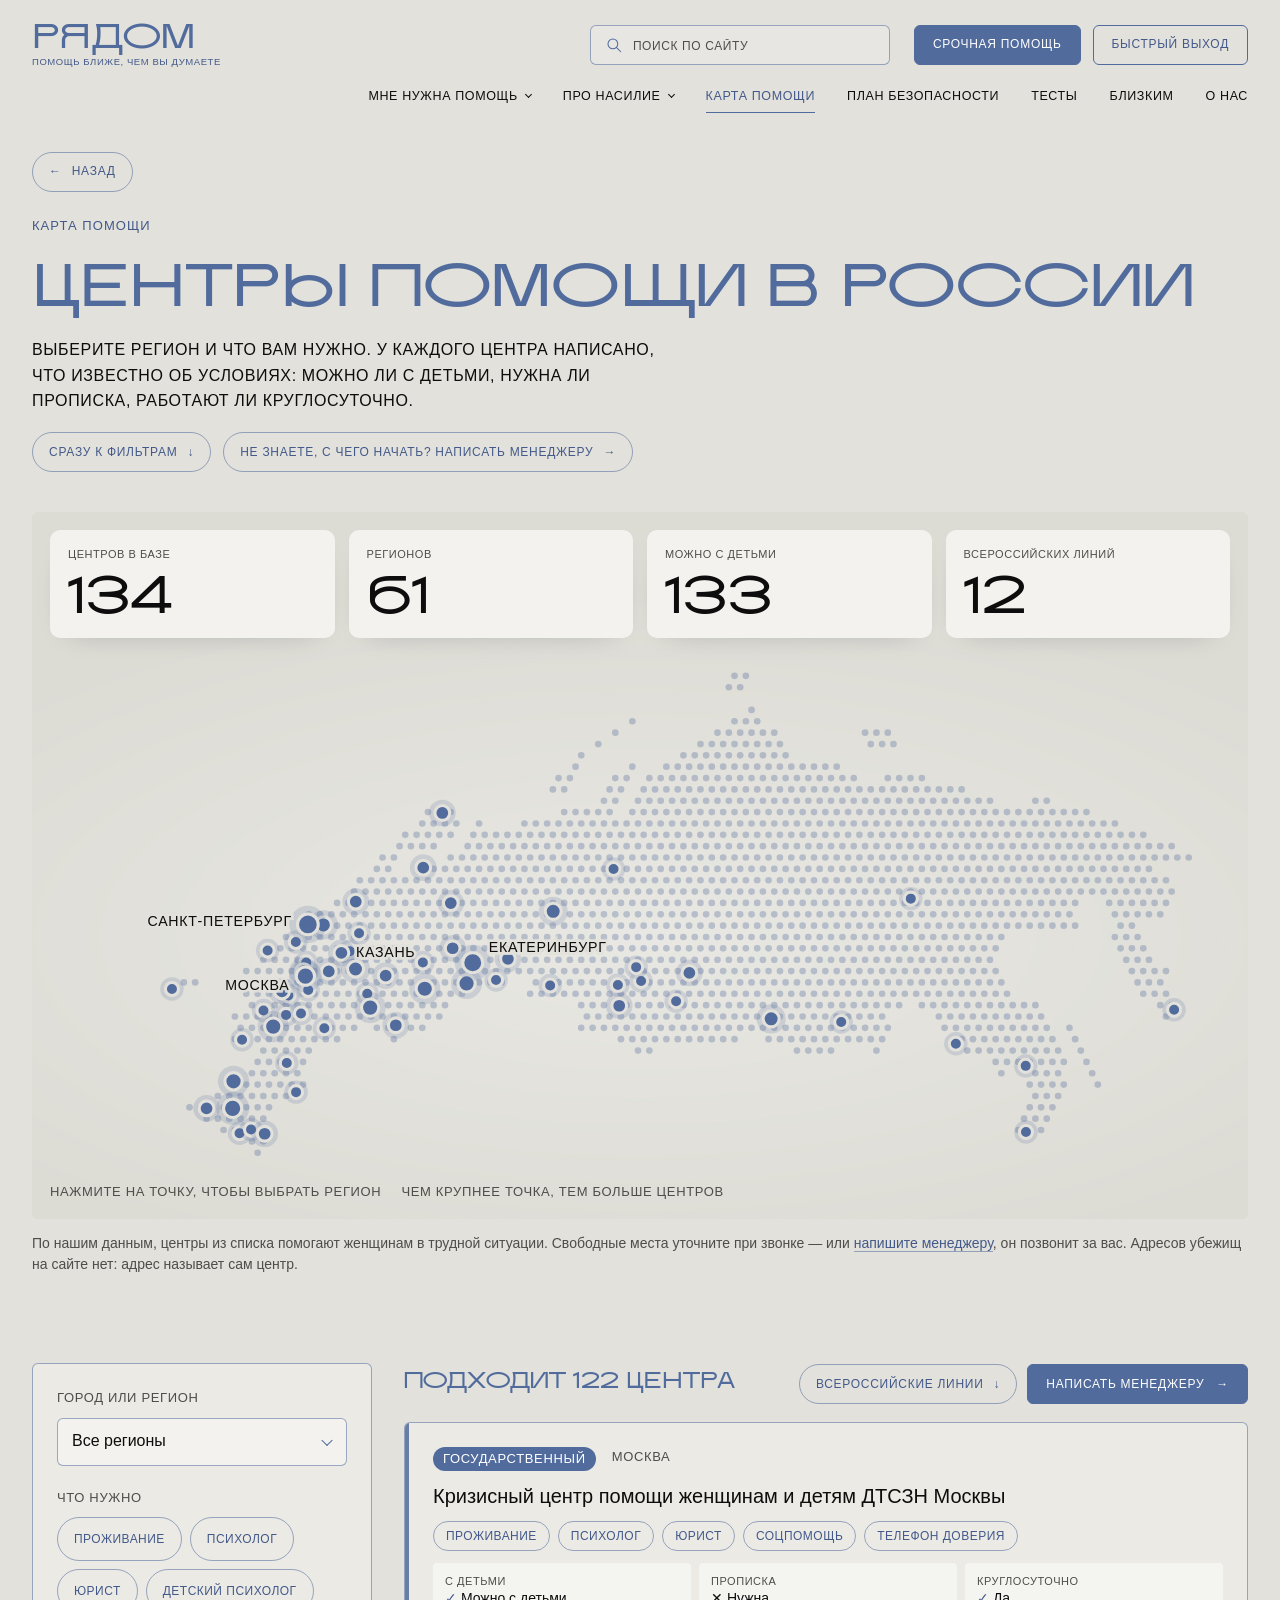
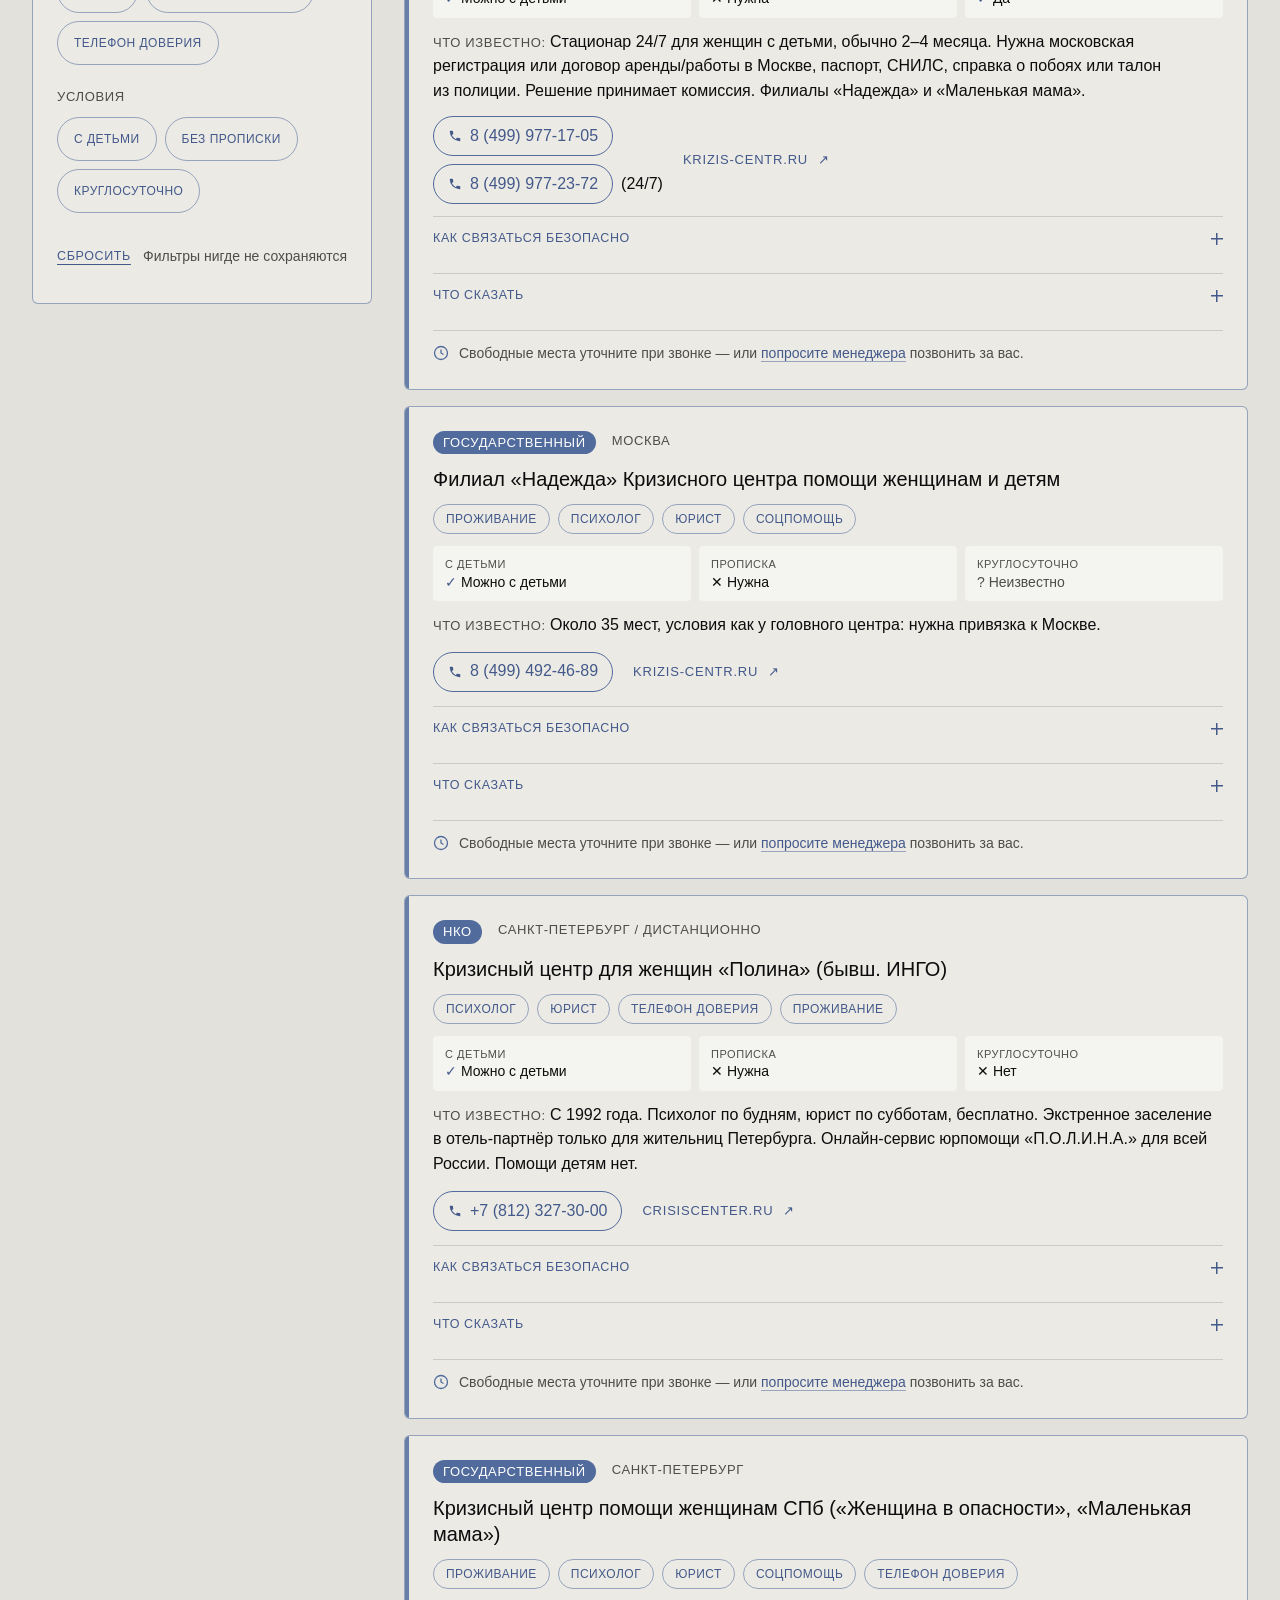
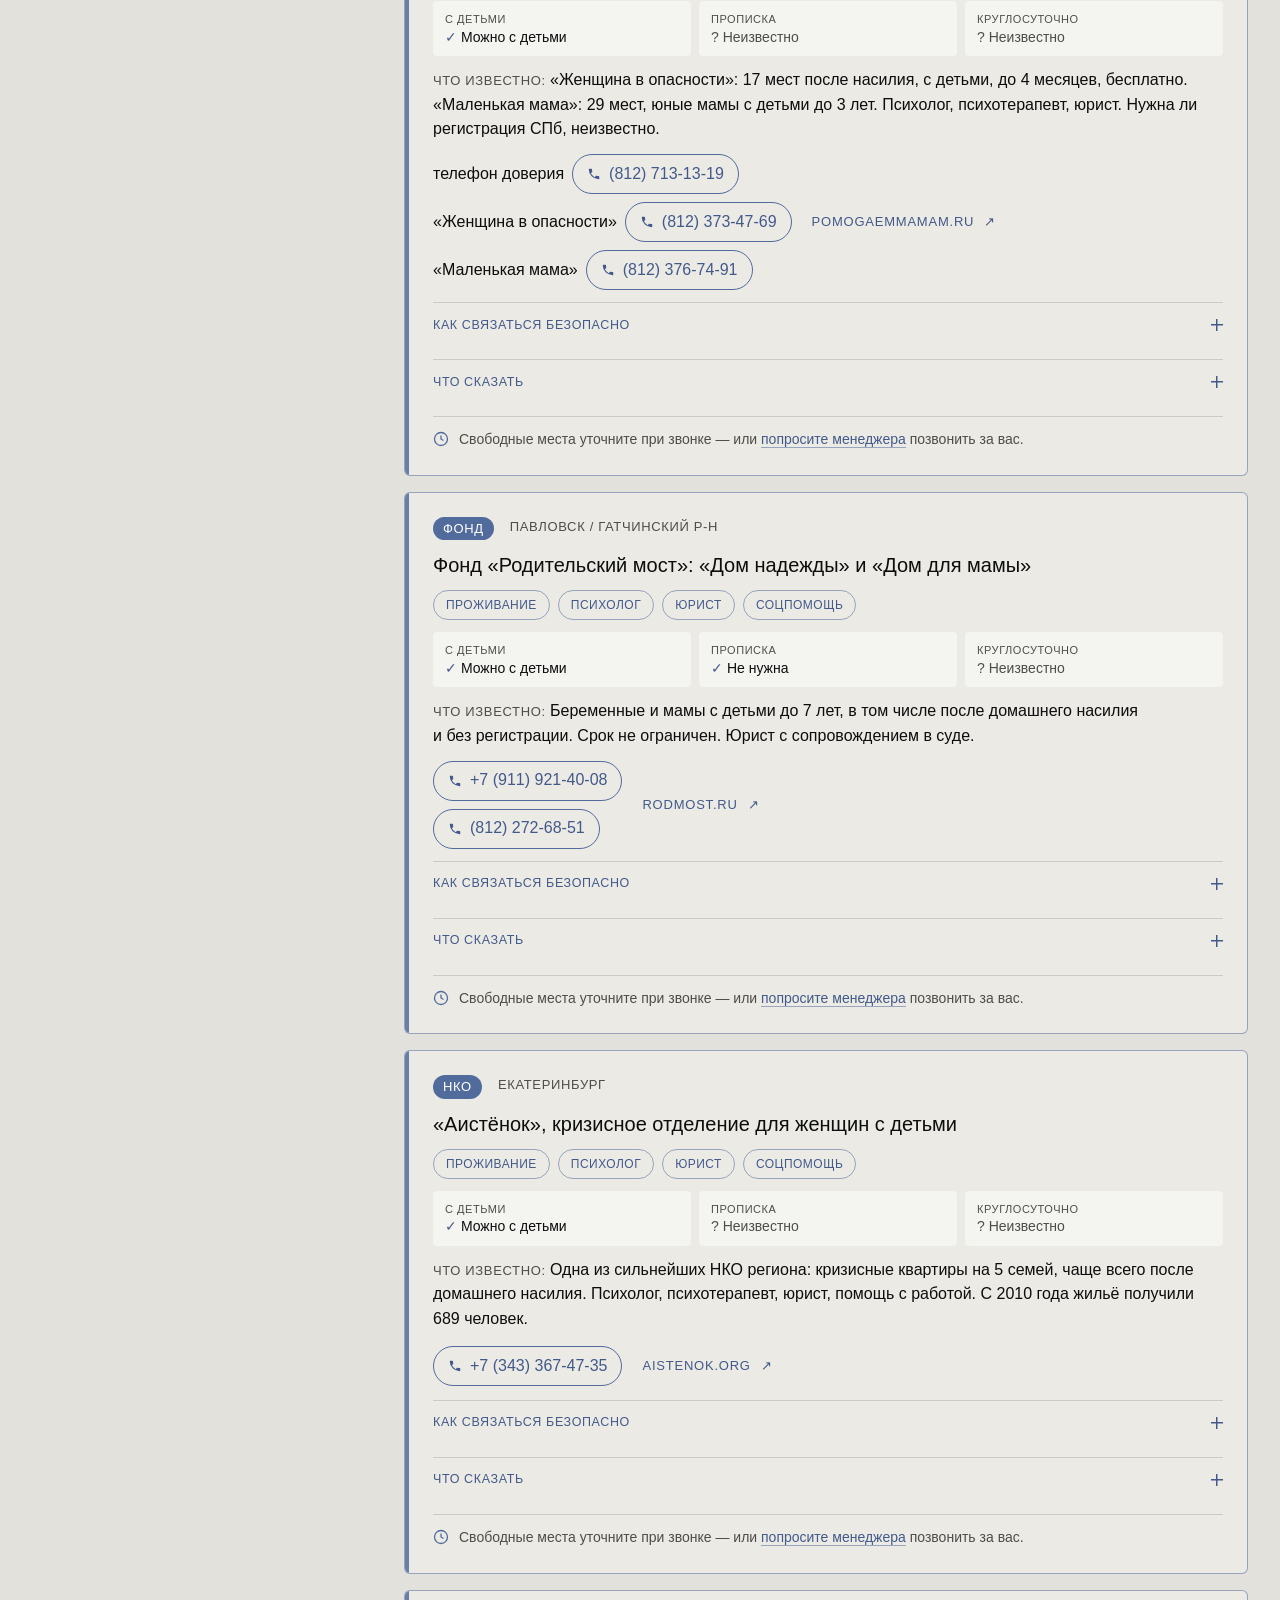
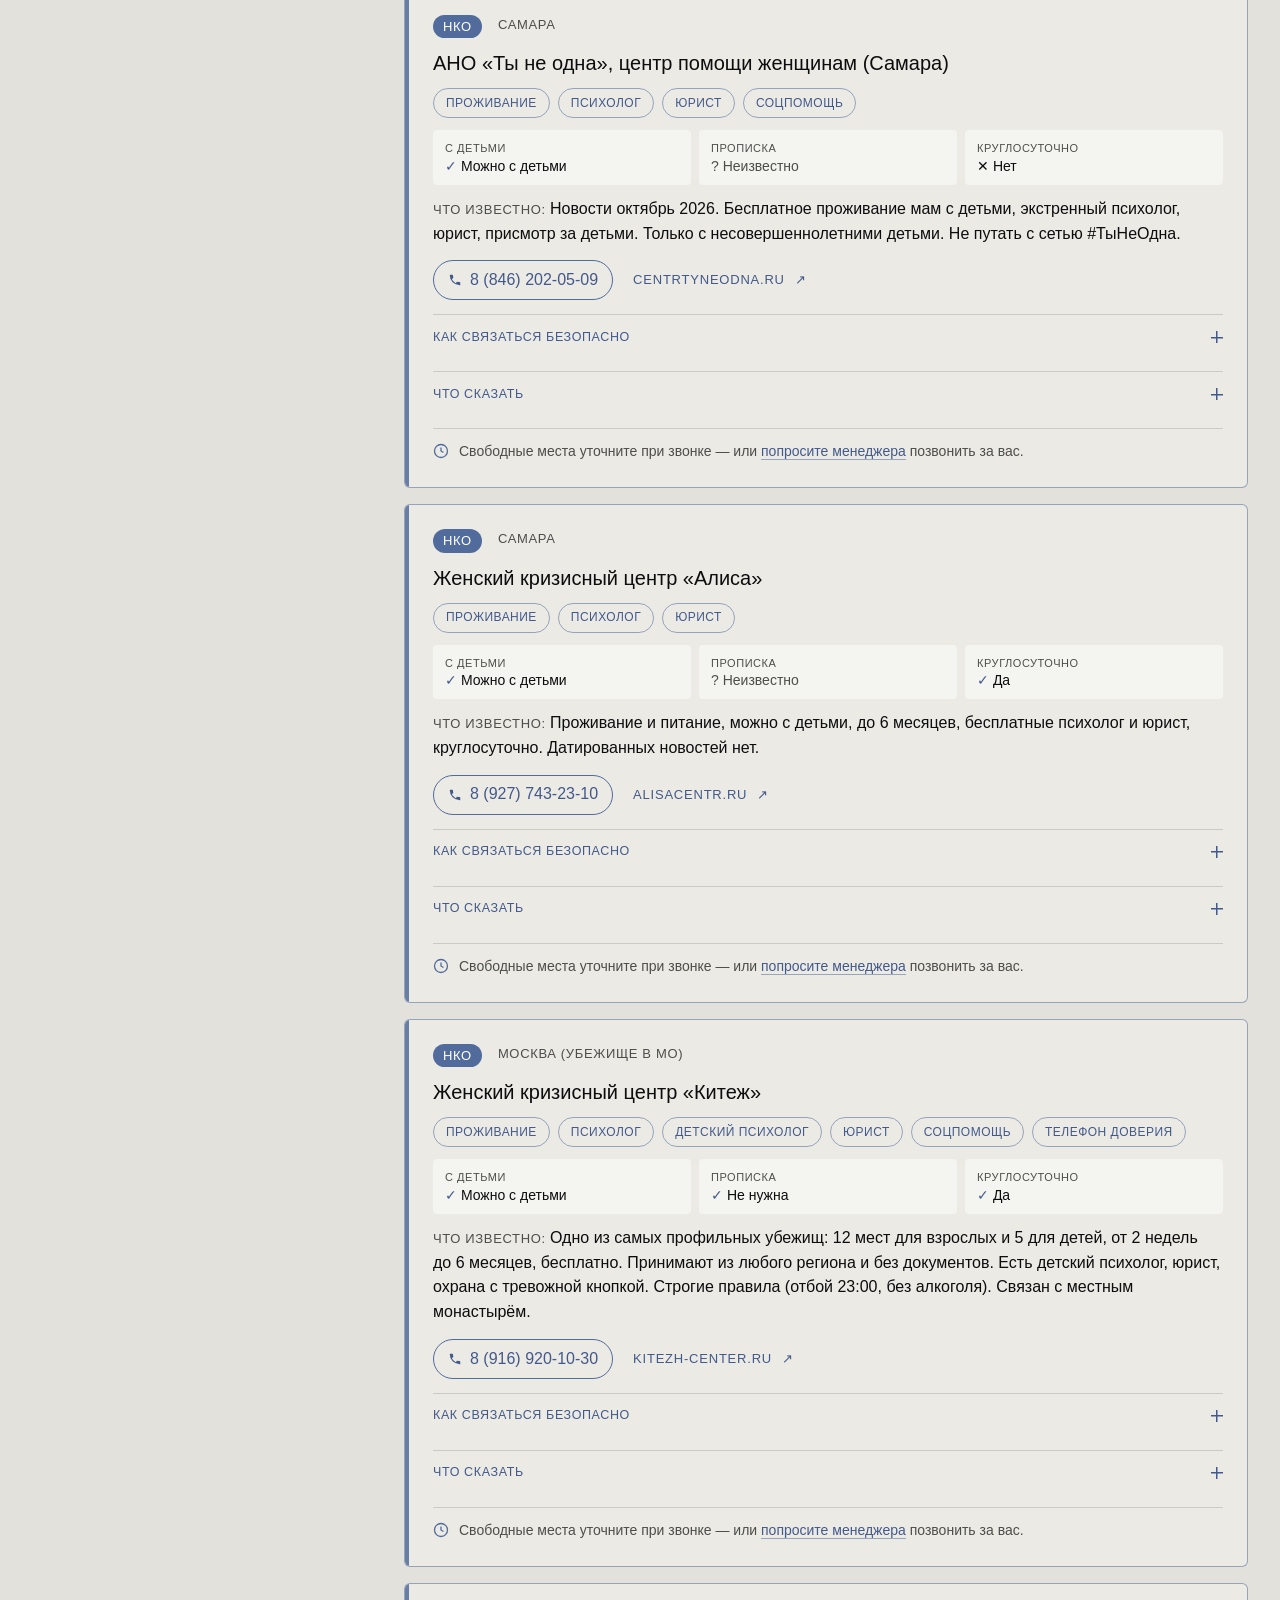
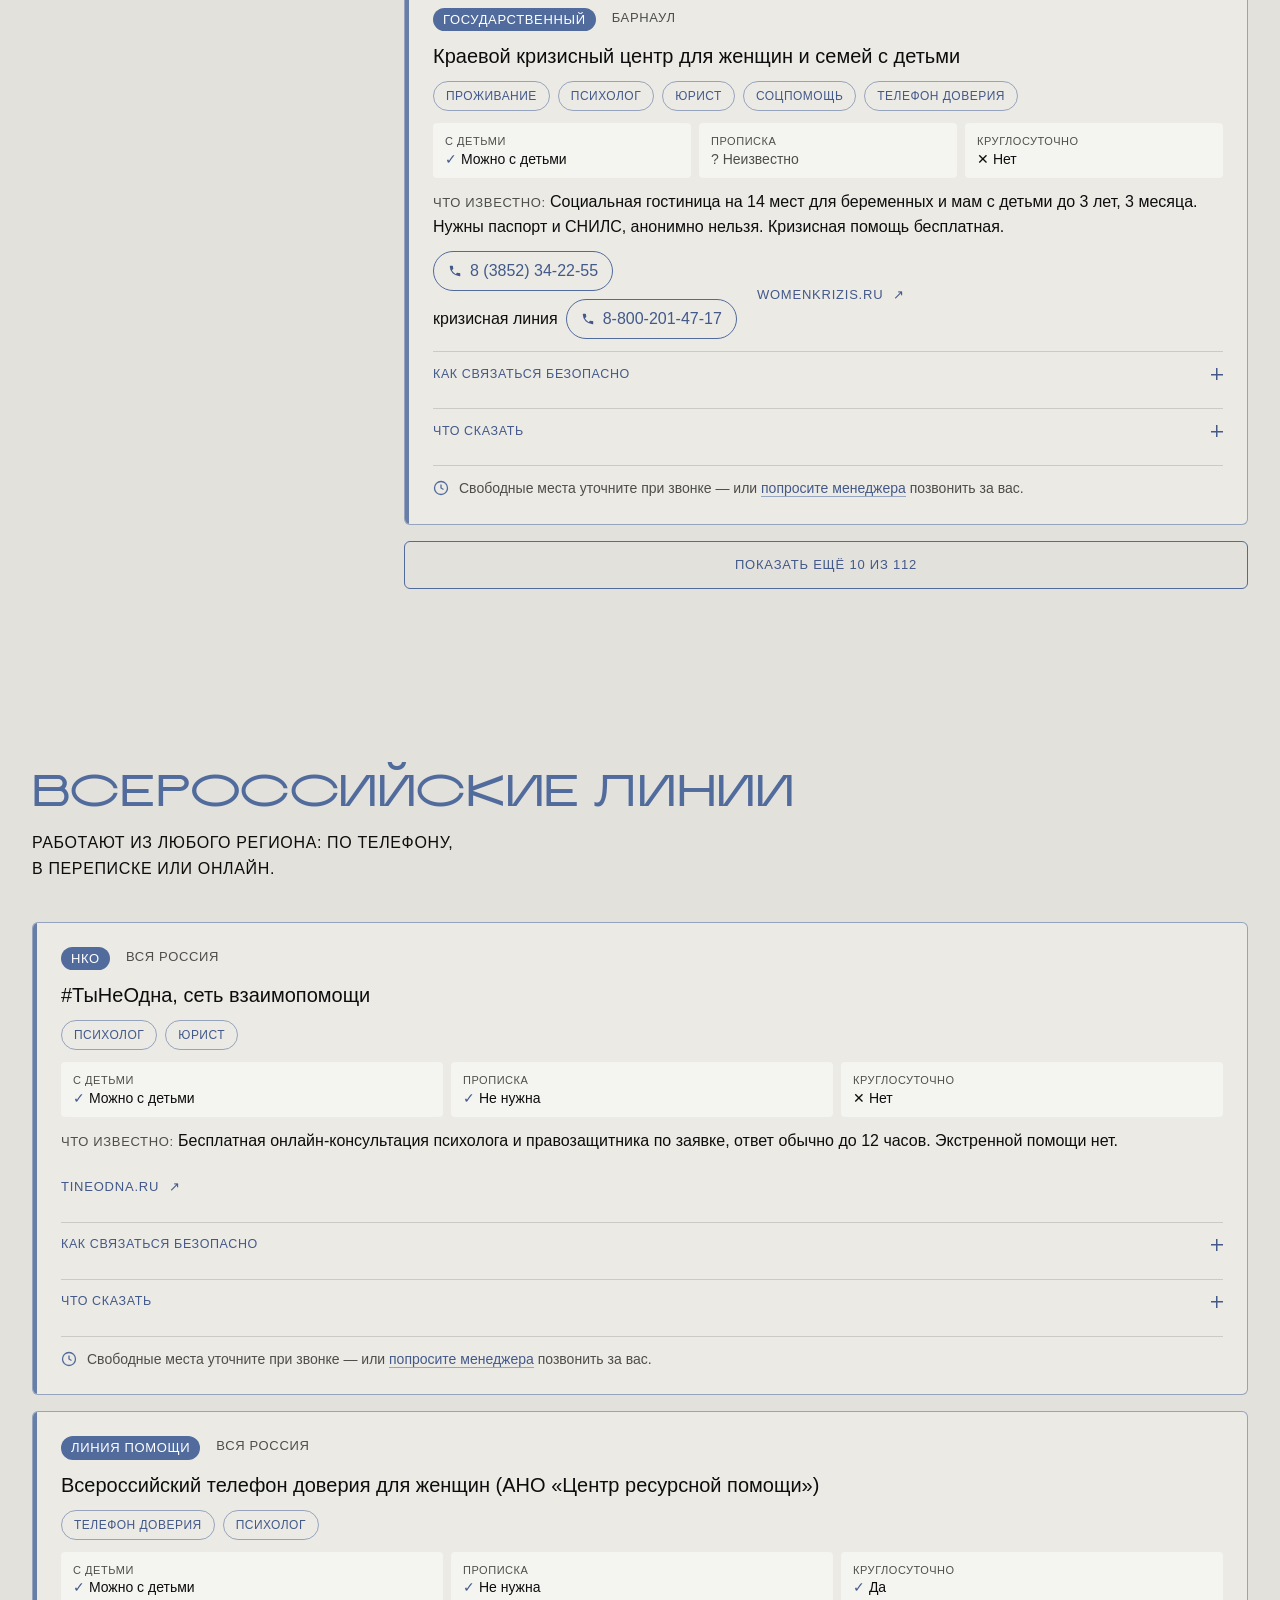
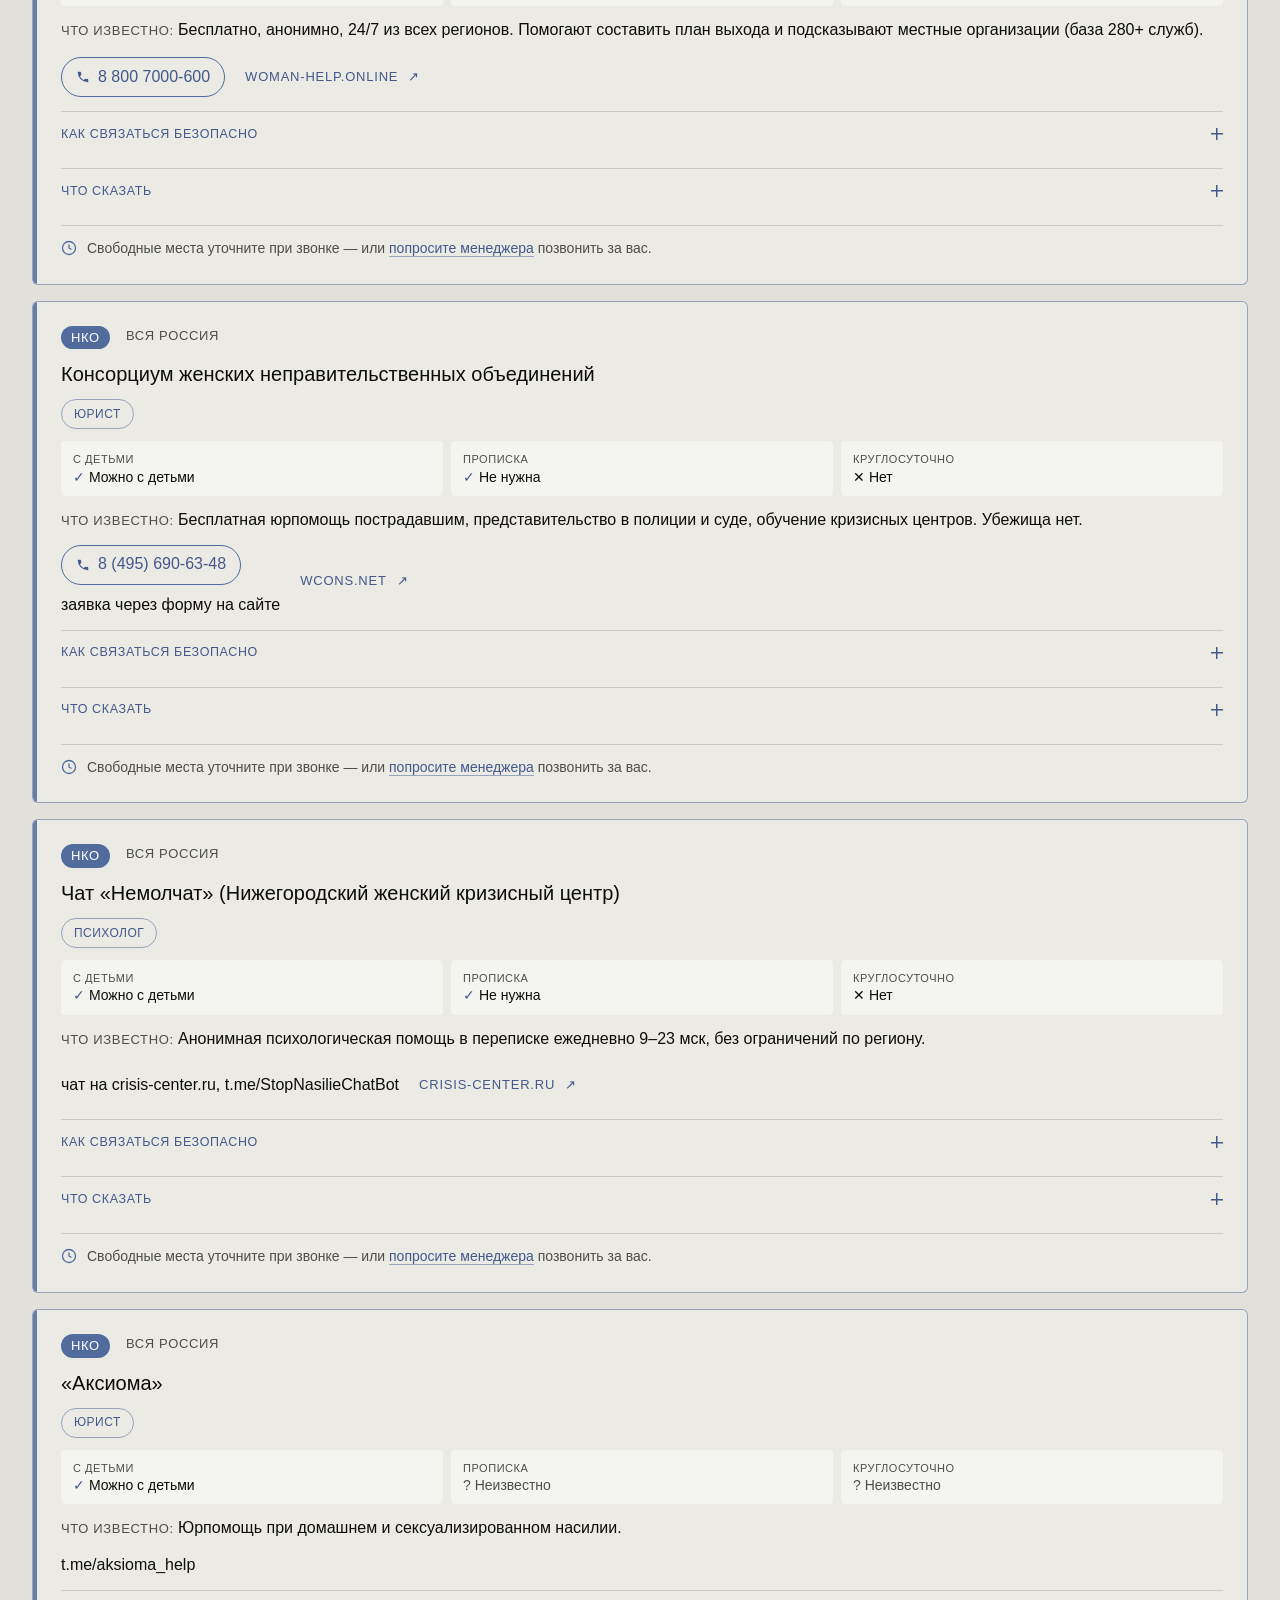
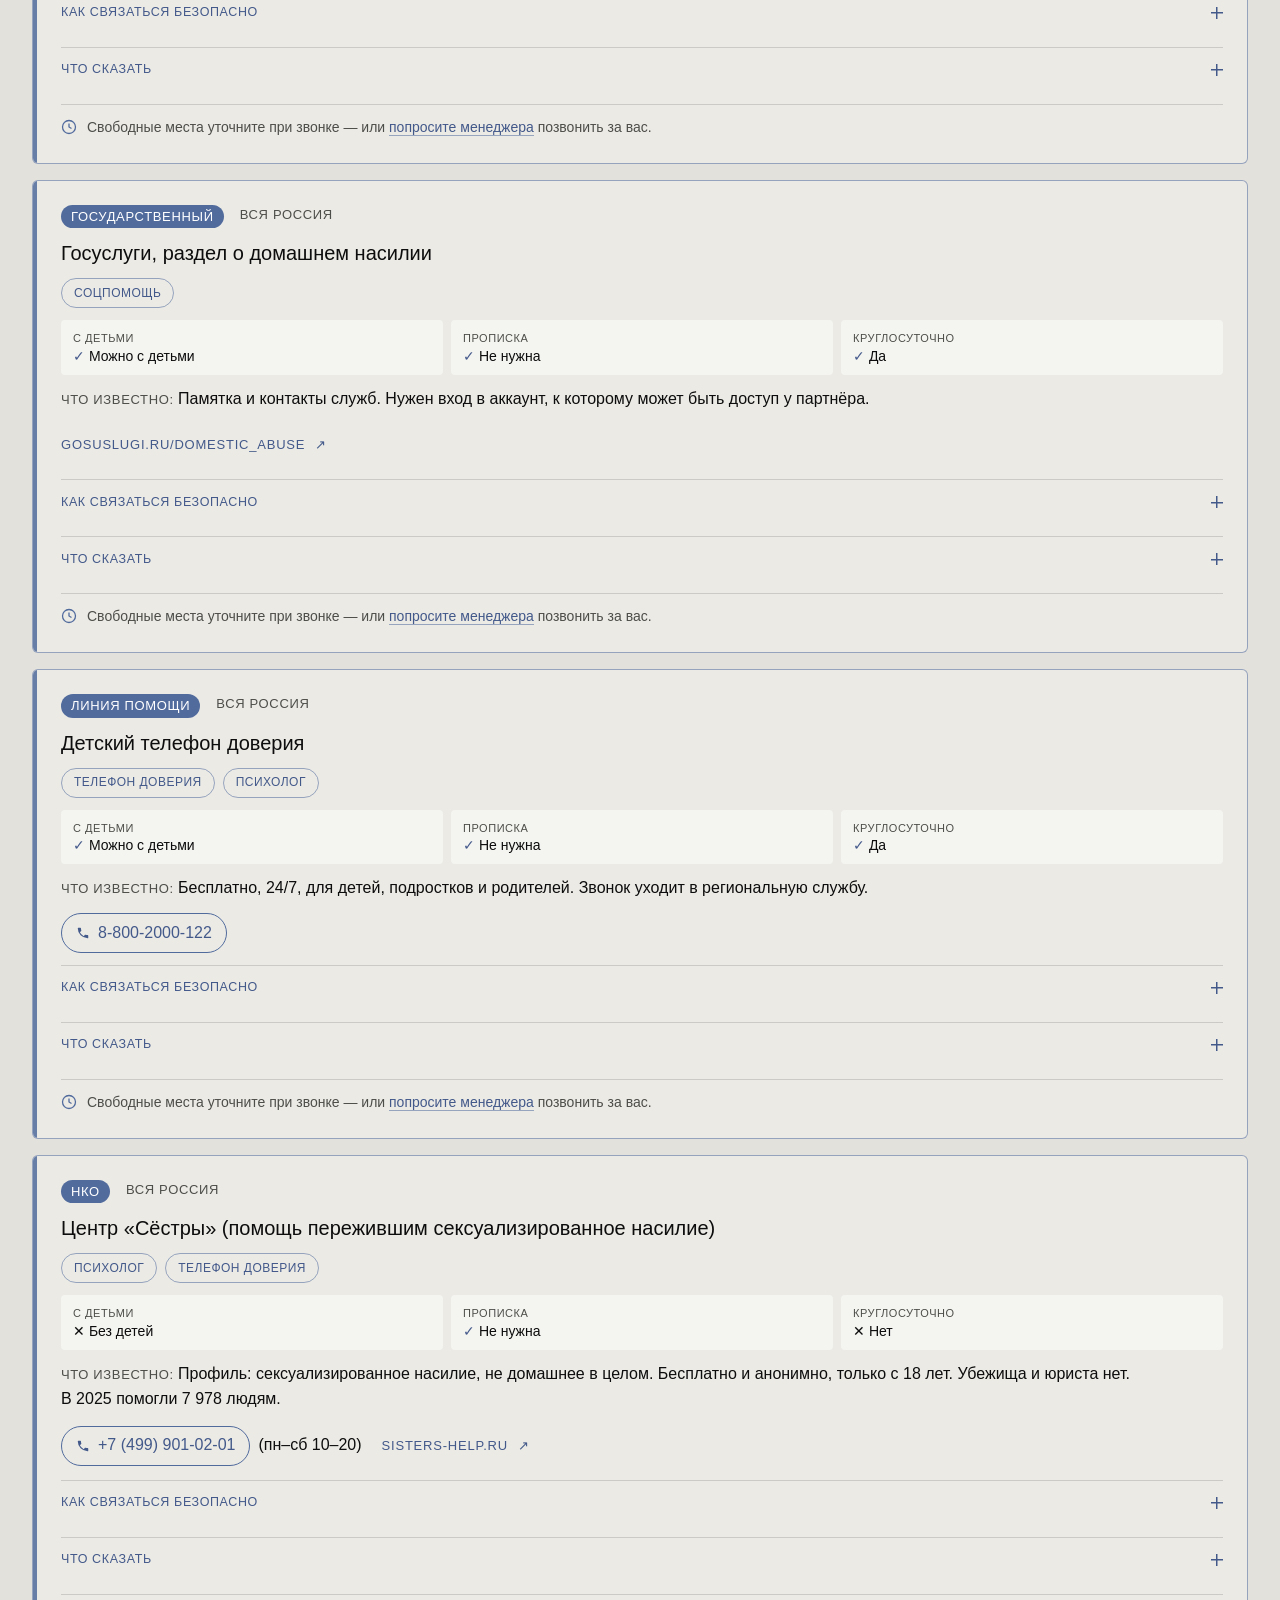
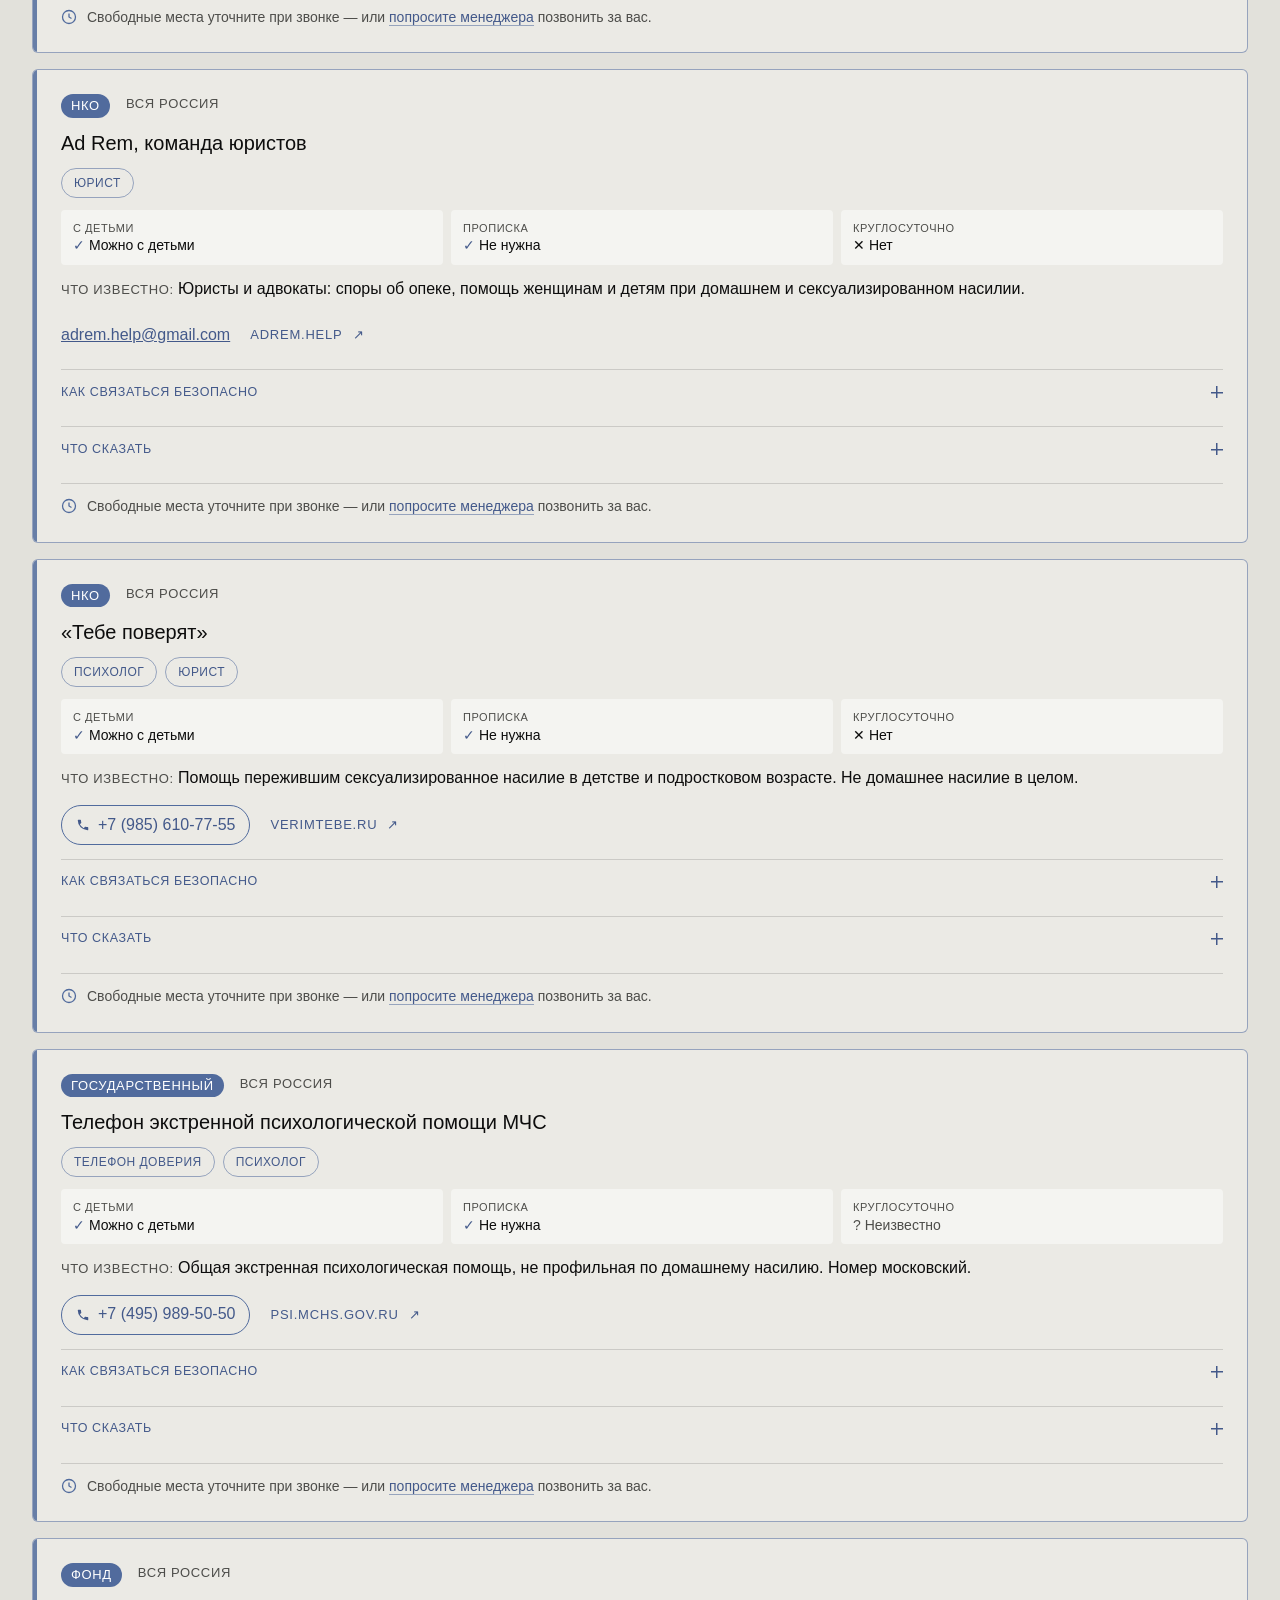
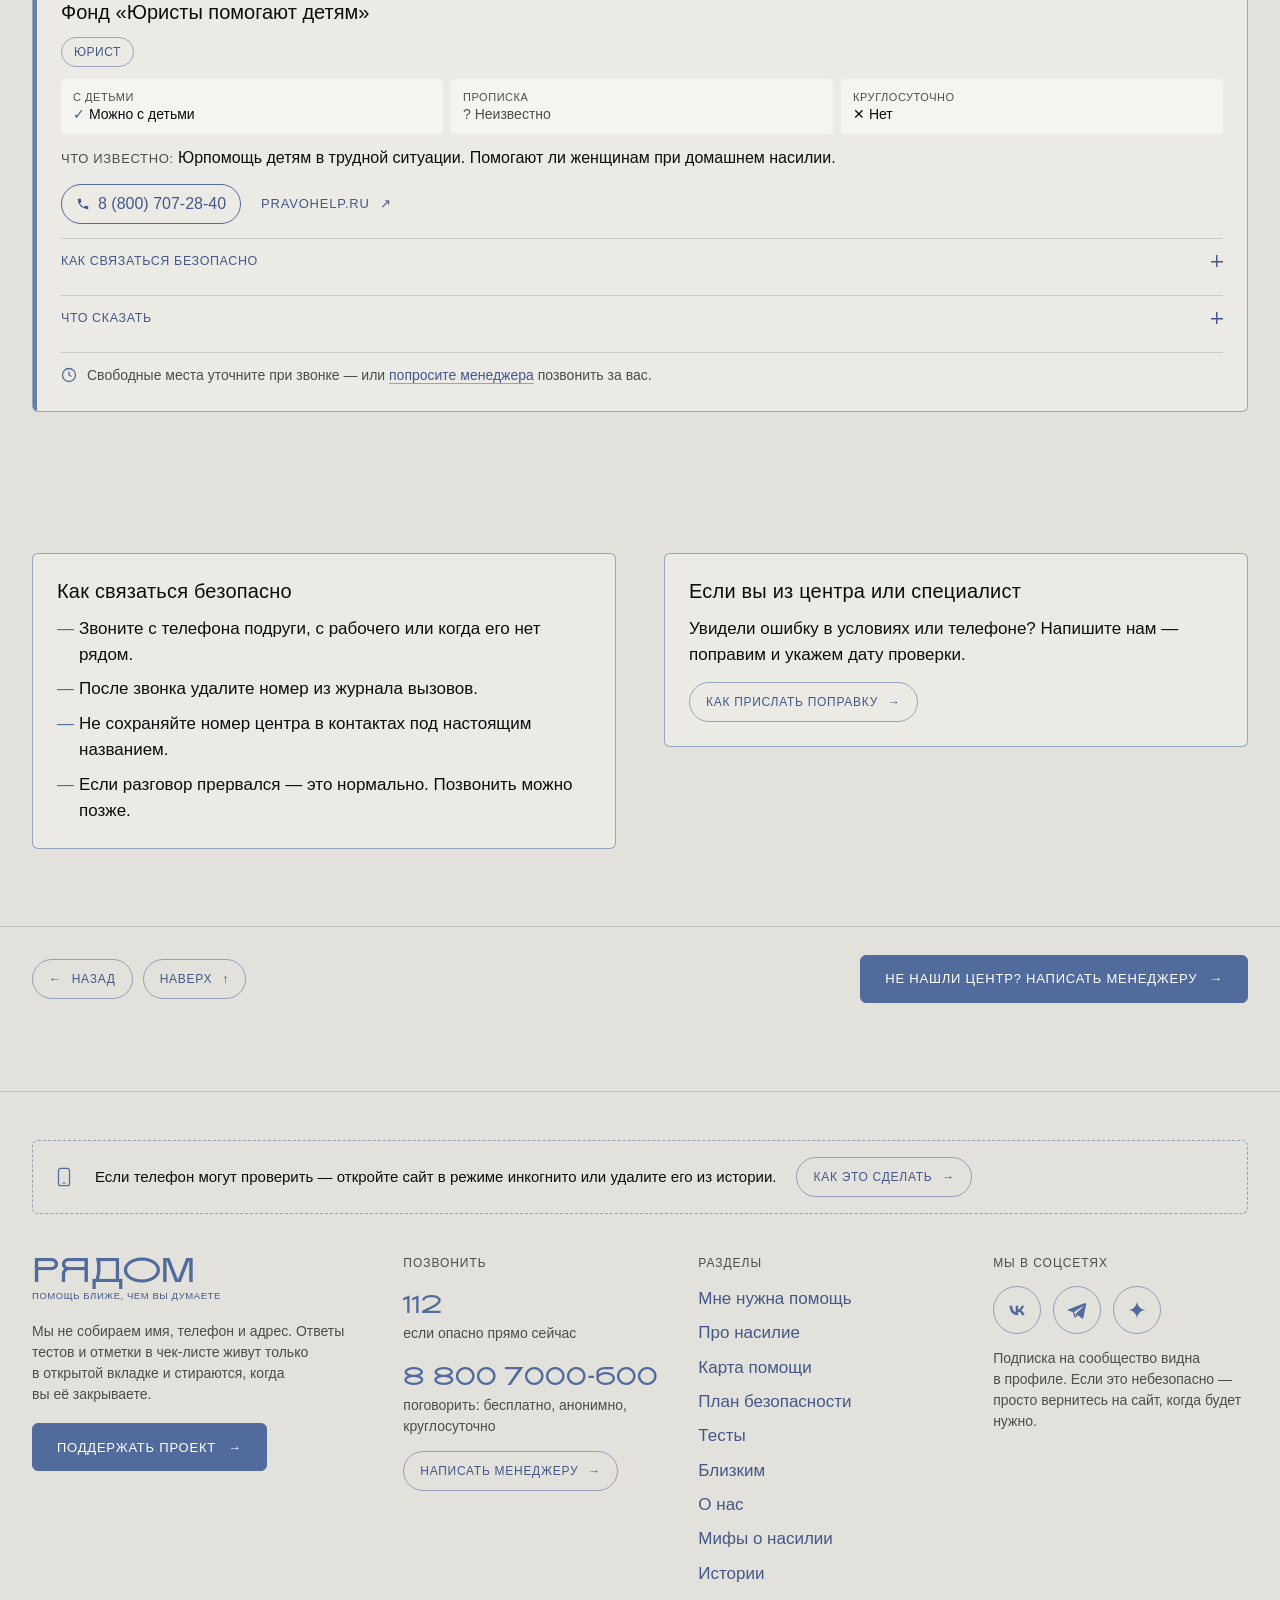
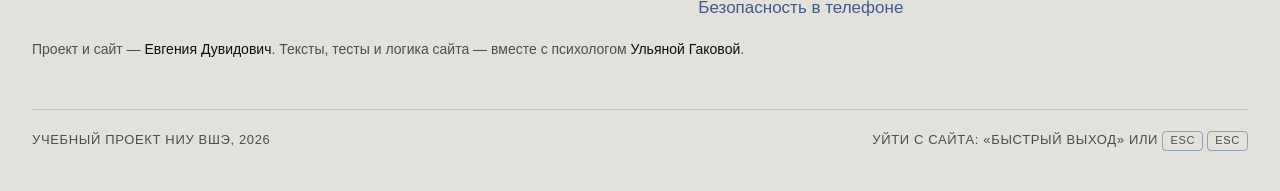
<file: map.html>
<!doctype html>
<html lang="ru">
<head>
<meta charset="utf-8">
<meta name="viewport" content="width=device-width, initial-scale=1, viewport-fit=cover">
<!-- Нейтральное название вкладки на всех страницах: не выдаёт тему сайта -->
<title>рядом</title>
<meta name="description" content="Полезные материалы и ссылки">
<meta name="referrer" content="no-referrer">
<meta name="theme-color" content="#E2E1DB">
<meta property="og:type" content="website">
<meta property="og:title" content="рядом">
<meta property="og:description" content="Полезные материалы и ссылки">
<meta property="og:image" content="https://qwerf-o.github.io/rydom/img/og.png">
<meta name="twitter:card" content="summary_large_image">
<link rel="icon" href="img/favicon.svg" type="image/svg+xml">
<link rel="icon" href="img/favicon-32.png" sizes="32x32" type="image/png">
<link rel="apple-touch-icon" href="img/apple-touch-icon.png">
<link rel="stylesheet" href="css/style.css">
<!-- Яндекс Метрика. Вебвизор выключен: он записывает экран, в том числе ответы тестов -->
<script>
  (function(m,e,t,r,i,k,a){
    m[i]=m[i]||function(){(m[i].a=m[i].a||[]).push(arguments)};
    m[i].l=1*new Date();
    for (var j = 0; j < document.scripts.length; j++) {if (document.scripts[j].src === r) { return; }}
    k=e.createElement(t),a=e.getElementsByTagName(t)[0],k.async=1,k.src=r,a.parentNode.insertBefore(k,a)
  })(window, document, 'script', 'https://mc.yandex.ru/metrika/tag.js?id=113755284', 'ym');
  ym(113755284, 'init', {ssr: true, webvisor: false, clickmap: true, referrer: document.referrer, url: location.href, accurateTrackBounce: true, trackLinks: true});
</script>
<!-- /Яндекс Метрика -->
</head>
<body>
<noscript><div><img src="https://mc.yandex.ru/watch/113755284" style="position:absolute; left:-9999px;" alt=""></div></noscript>
<script src="js/layout.js"></script>

<main id="main" data-map-page>

  <section class="wrap page-head">
    <p class="eyebrow">Карта помощи</p>
    <h1>Центры помощи в России</h1>
    <p class="lead">Выберите регион и что вам нужно. У каждого центра написано, что известно об условиях: можно ли с детьми, нужна ли прописка, работают ли круглосуточно.</p>
    <div class="btn-row" style="margin-top:18px">
      <a class="pill-link" href="#filters">Сразу к фильтрам <span aria-hidden="true">↓</span></a>
      <a class="pill-link" href="contact.html" data-manager>Не знаете, с чего начать? Написать менеджеру <span class="arr" aria-hidden="true">→</span></a>
    </div>
  </section>

  <section class="wrap">
    <div class="map-panel">
      <div class="stats">
        <div class="stat"><span class="caps">Центров в базе</span><span class="num" data-stat="total">—</span></div>
        <div class="stat"><span class="caps">Регионов</span><span class="num" data-stat="regions">—</span></div>
        <div class="stat"><span class="caps">Можно с детьми</span><span class="num" data-stat="kids">—</span></div>
        <div class="stat"><span class="caps">Всероссийских линий</span><span class="num" data-stat="lines">—</span></div>
      </div>
      <div class="ru-map" data-ru-map></div>
      <div class="map-legend caps muted">
        <span>Нажмите на точку, чтобы выбрать регион</span>
        <span>Чем крупнее точка, тем больше центров</span>
      </div>
    </div>
    <p class="note" style="margin-top:14px">По нашим данным, центры из списка помогают женщинам в трудной ситуации. Свободные места уточните при звонке — или <a class="link" href="contact.html" data-manager>напишите менеджеру</a>, он позвонит за вас. Адресов убежищ на сайте нет: адрес называет сам центр.</p>
  </section>

  <section class="wrap section">
    <div class="map-layout">

      <aside class="filters" id="filters" aria-label="Фильтры">
        <div class="filter-group">
          <label class="caps" for="f-region">Город или регион</label>
          <div class="select"><select id="f-region"></select></div>
        </div>
        <div class="filter-group" role="group" aria-labelledby="f-need-title">
          <span class="caps" id="f-need-title">Что нужно</span>
          <div class="chips">
            <button type="button" class="chip chip-toggle" data-need="убежище" aria-pressed="false">Проживание</button>
            <button type="button" class="chip chip-toggle" data-need="психолог" aria-pressed="false">Психолог</button>
            <button type="button" class="chip chip-toggle" data-need="юрист" aria-pressed="false">Юрист</button>
            <button type="button" class="chip chip-toggle" data-need="детский психолог" aria-pressed="false">Детский психолог</button>
            <button type="button" class="chip chip-toggle" data-need="телефон доверия" aria-pressed="false">Телефон доверия</button>
          </div>
        </div>
        <div class="filter-group" role="group" aria-labelledby="f-cond-title">
          <span class="caps" id="f-cond-title">Условия</span>
          <div class="chips">
            <button type="button" class="chip chip-toggle" data-cond="kids" aria-pressed="false">С детьми</button>
            <button type="button" class="chip chip-toggle" data-cond="noreg" aria-pressed="false">Без прописки</button>
            <button type="button" class="chip chip-toggle" data-cond="h24" aria-pressed="false">Круглосуточно</button>
          </div>
        </div>
        <div class="filters-foot">
          <button type="button" class="reset-btn" id="f-reset">Сбросить</button>
          <span class="note">Фильтры нигде не сохраняются</span>
        </div>
      </aside>

      <div>
        <div class="results-head" id="results-head">
          <p class="results-count" id="results-count" aria-live="polite">—</p>
          <div class="results-tools">
            <a class="pill-link" href="#lines">Всероссийские линии <span aria-hidden="true">↓</span></a>
            <a class="btn btn--sm" href="contact.html" data-manager>Написать менеджеру <span class="arr" aria-hidden="true">→</span></a>
          </div>
        </div>
        <div class="today-note" id="today-note" hidden>
          <label class="caps" for="today-city">Ваш город</label>
          <div class="select"><select id="today-city" data-today-city></select></div>
          <p class="note">Показаны центры с проживанием, которые работают круглосуточно. Если ничего не подходит, позвоните <a class="link" href="tel:88007000600">8 800 7000-600</a> — подскажут, кто может принять сегодня.</p>
        </div>
        <div class="results" id="results"></div>
      </div>

    </div>
  </section>

  <section class="wrap section" id="lines" aria-labelledby="lines-title">
    <div class="section-head">
      <h2 id="lines-title">Всероссийские линии</h2>
      <p class="lead">Работают из любого региона: по телефону, в переписке или онлайн.</p>
    </div>
    <div class="results" id="lines-list"></div>
  </section>

  <section class="wrap section--tight">
    <div class="split">
      <div class="side-note">
        <h2>Как связаться безопасно</h2>
        <ul class="list-dash" style="margin-top:12px">
          <li>Звоните с телефона подруги, с рабочего или когда его нет рядом.</li>
          <li>После звонка удалите номер из журнала вызовов.</li>
          <li>Не сохраняйте номер центра в контактах под настоящим названием.</li>
          <li>Если разговор прервался — это нормально. Позвонить можно позже.</li>
        </ul>
      </div>
      <div class="side-note">
        <h2>Если вы из центра или специалист</h2>
        <p style="margin-top:12px">Увидели ошибку в условиях или телефоне? Напишите нам — поправим и укажем дату проверки. </p>
        <a class="pill-link" href="about.html#centers" style="margin-top:14px">Как прислать поправку <span class="arr" aria-hidden="true">→</span></a>
      </div>
    </div>
  </section>

</main>

<script src="data/centers.js"></script>
<script src="js/main.js"></script>
<script src="js/map.js"></script>
</body>
</html>
</file>
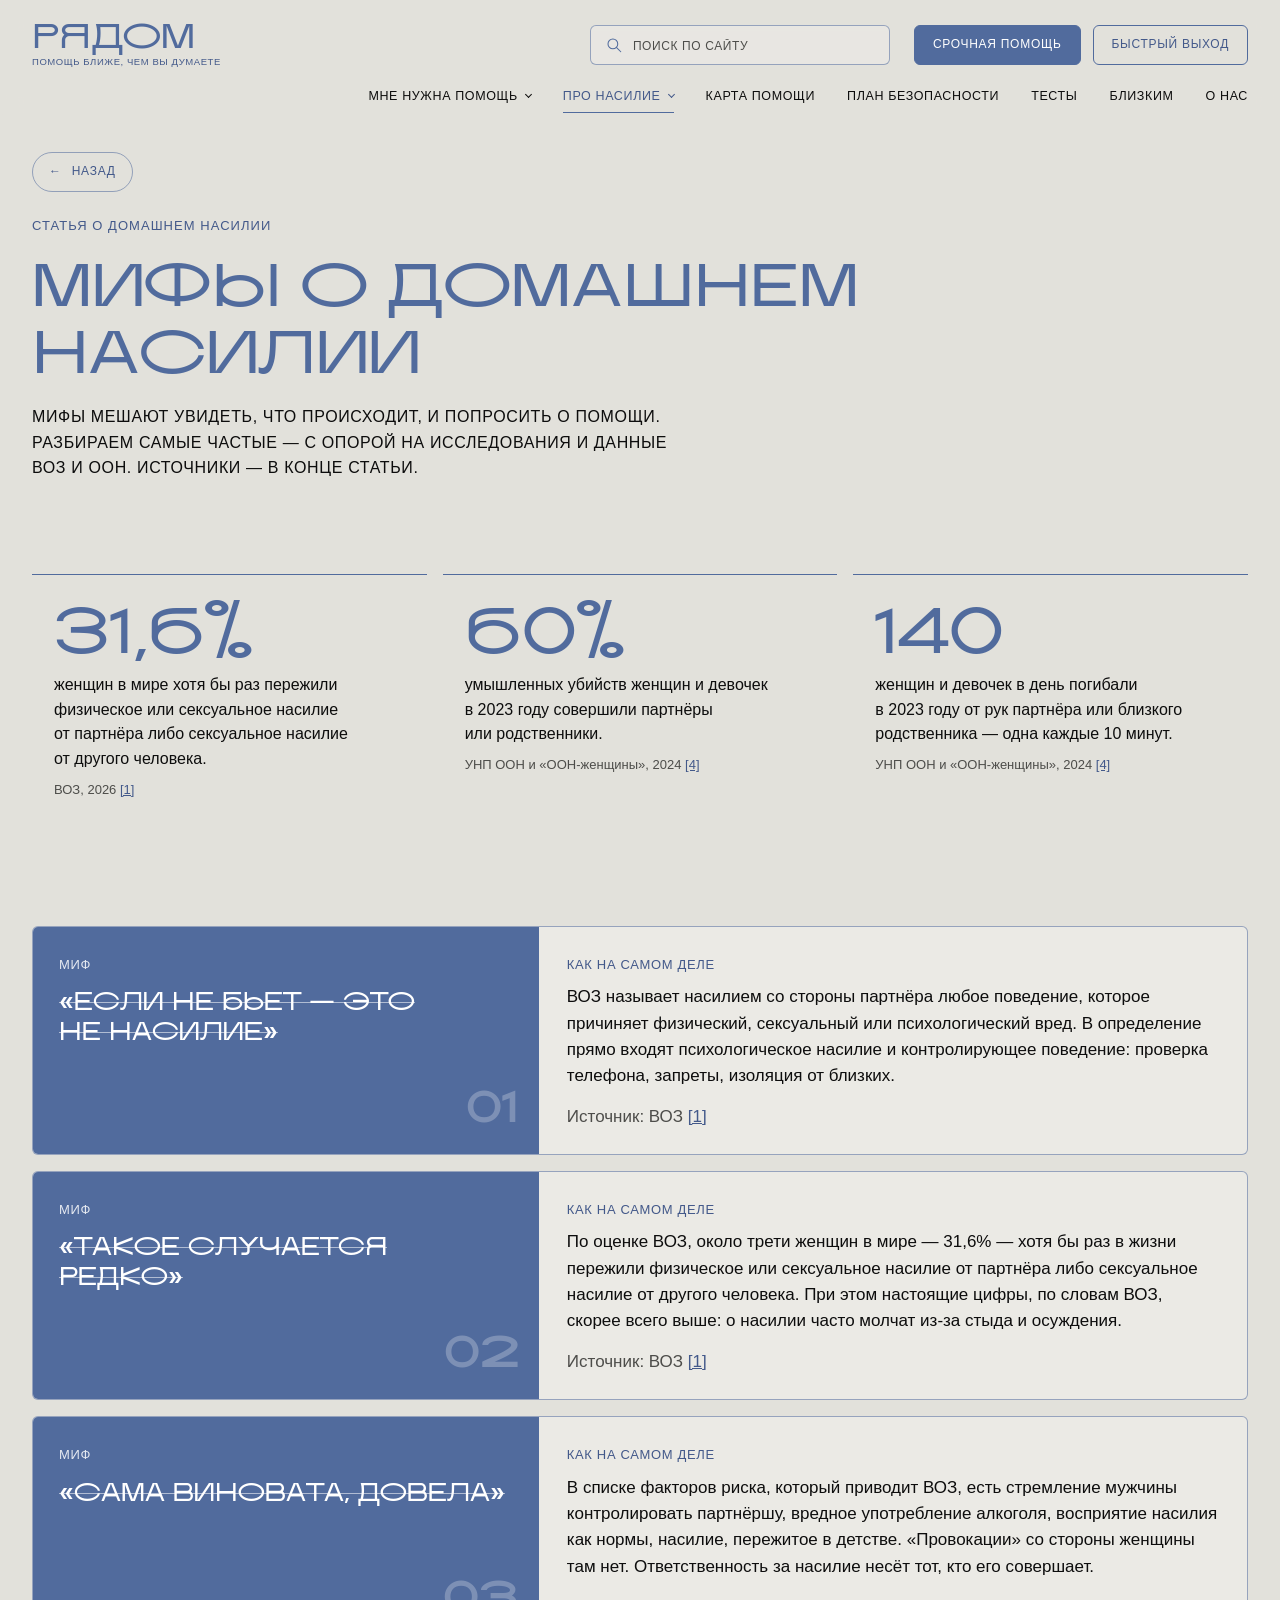
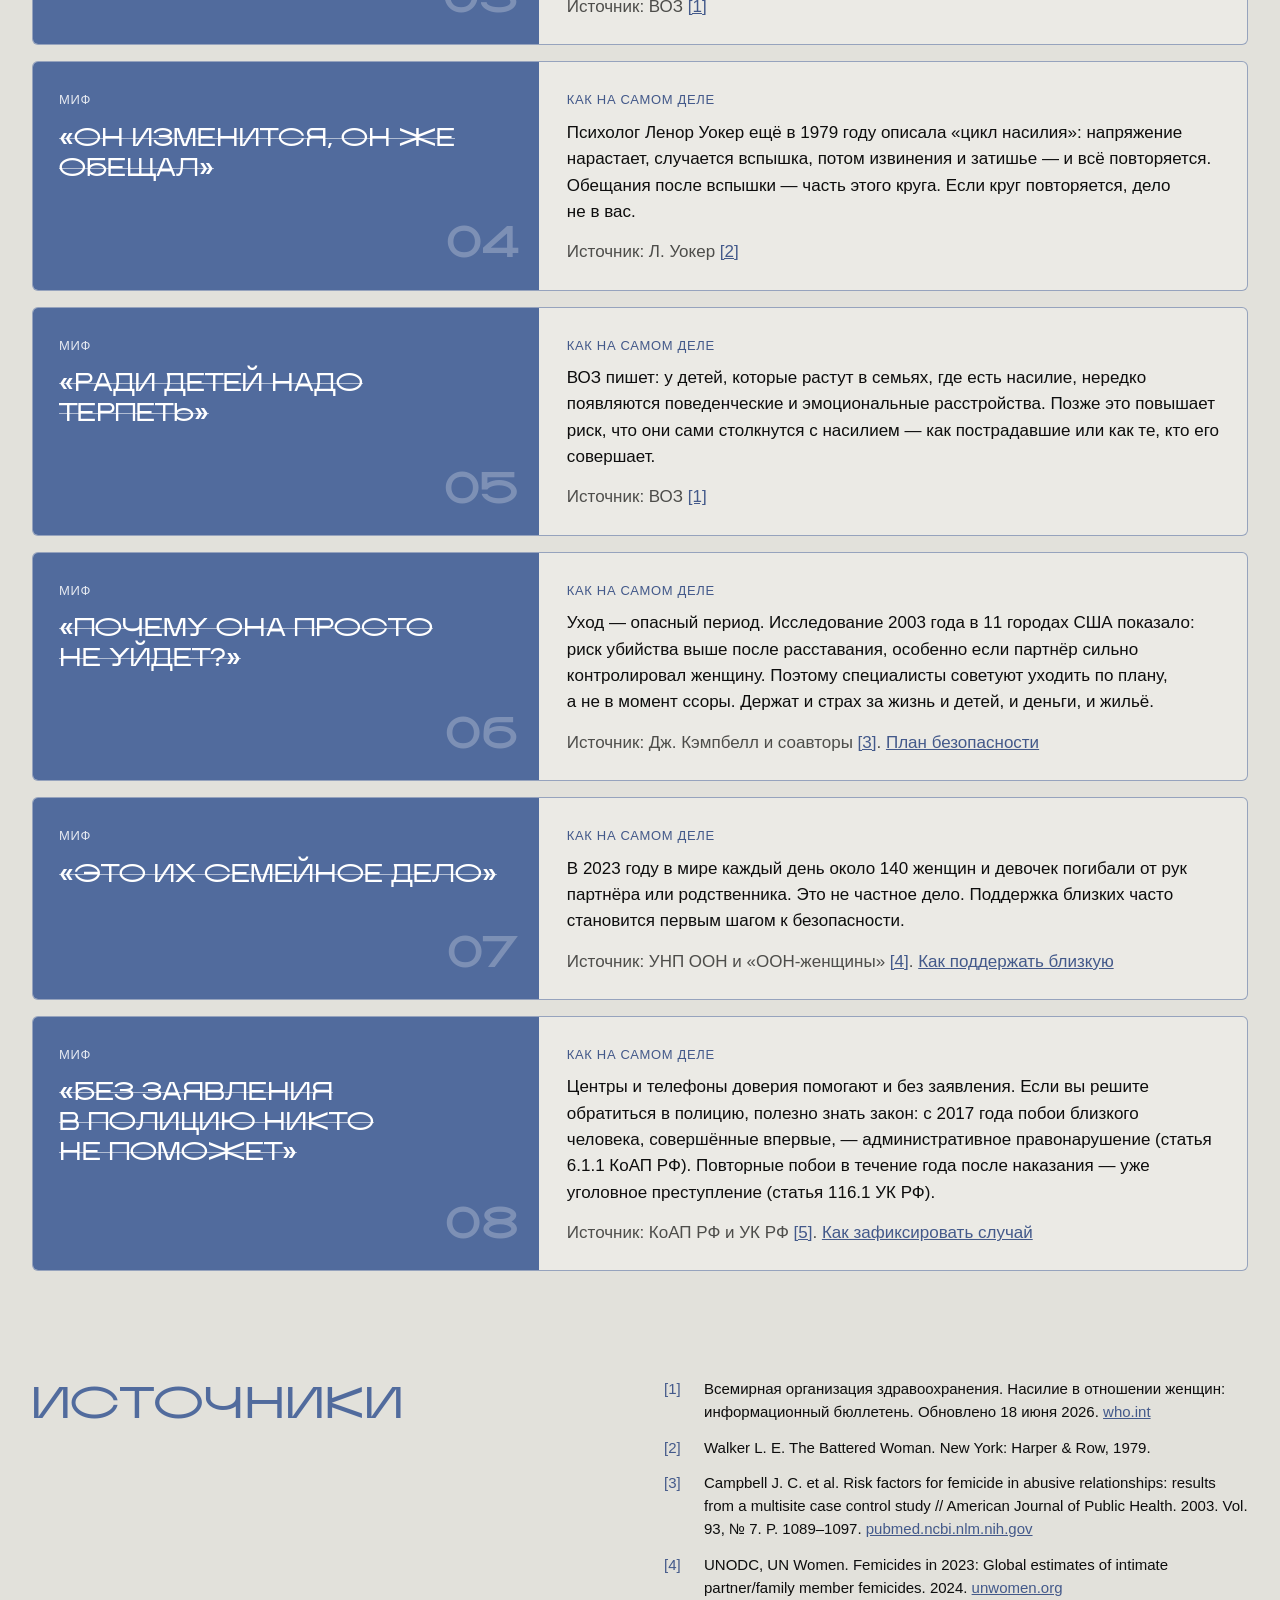
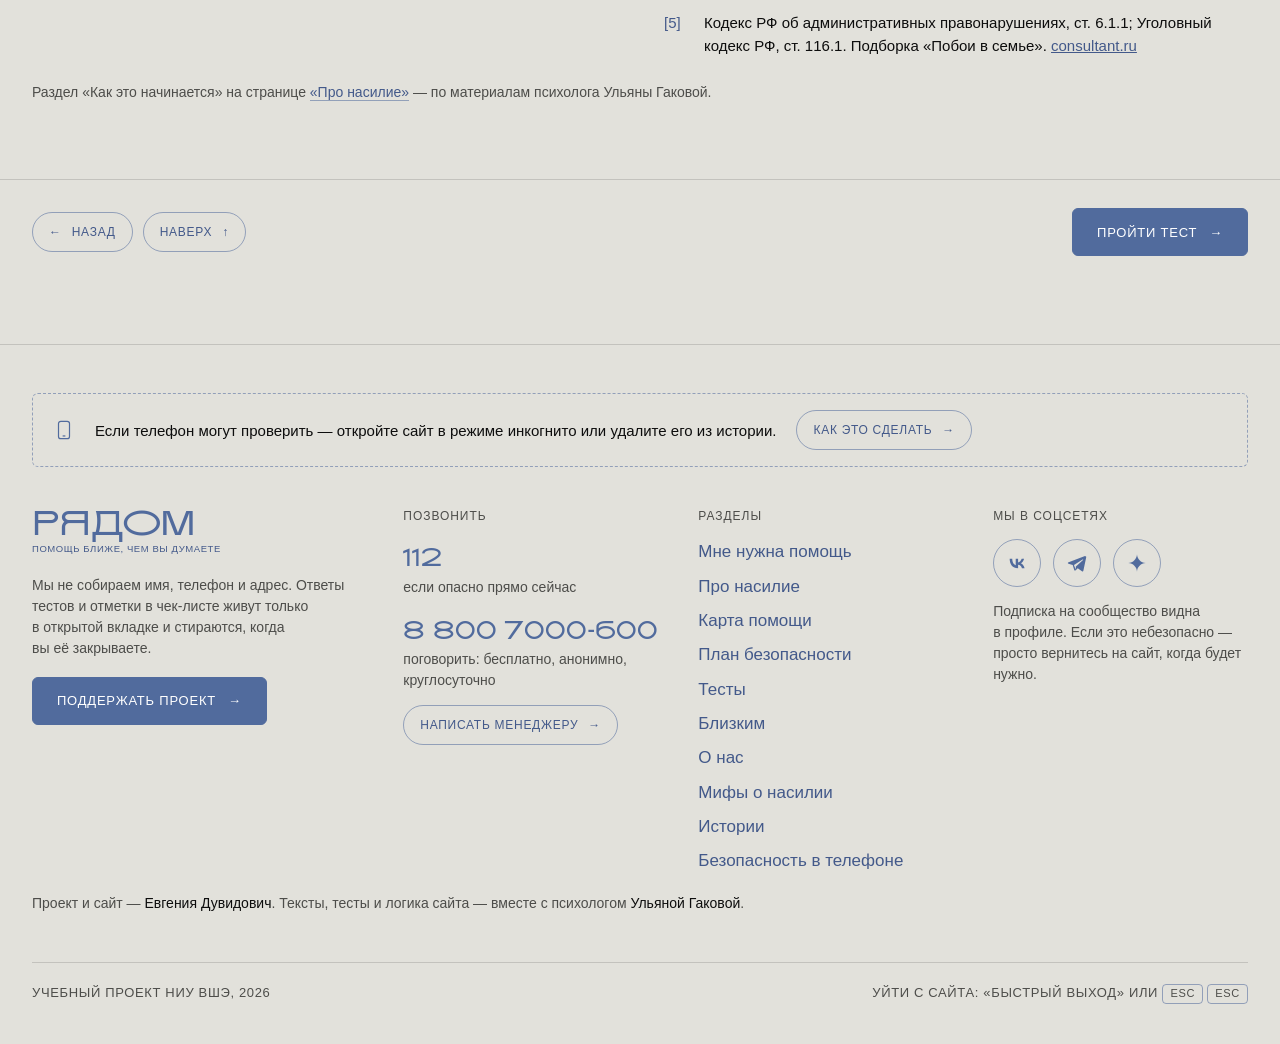
<file: myths.html>
<!doctype html>
<html lang="ru">
<head>
<meta charset="utf-8">
<meta name="viewport" content="width=device-width, initial-scale=1, viewport-fit=cover">
<!-- Нейтральное название вкладки на всех страницах: не выдаёт тему сайта -->
<title>рядом</title>
<meta name="description" content="Полезные материалы и ссылки">
<meta name="referrer" content="no-referrer">
<meta name="theme-color" content="#E2E1DB">
<meta property="og:type" content="website">
<meta property="og:title" content="рядом">
<meta property="og:description" content="Полезные материалы и ссылки">
<meta property="og:image" content="https://qwerf-o.github.io/rydom/img/og.png">
<meta name="twitter:card" content="summary_large_image">
<link rel="icon" href="img/favicon.svg" type="image/svg+xml">
<link rel="icon" href="img/favicon-32.png" sizes="32x32" type="image/png">
<link rel="apple-touch-icon" href="img/apple-touch-icon.png">
<link rel="stylesheet" href="css/style.css">
<!-- Яндекс Метрика. Вебвизор выключен: он записывает экран, в том числе ответы тестов -->
<script>
  (function(m,e,t,r,i,k,a){
    m[i]=m[i]||function(){(m[i].a=m[i].a||[]).push(arguments)};
    m[i].l=1*new Date();
    for (var j = 0; j < document.scripts.length; j++) {if (document.scripts[j].src === r) { return; }}
    k=e.createElement(t),a=e.getElementsByTagName(t)[0],k.async=1,k.src=r,a.parentNode.insertBefore(k,a)
  })(window, document, 'script', 'https://mc.yandex.ru/metrika/tag.js?id=113755284', 'ym');
  ym(113755284, 'init', {ssr: true, webvisor: false, clickmap: true, referrer: document.referrer, url: location.href, accurateTrackBounce: true, trackLinks: true});
</script>
<!-- /Яндекс Метрика -->
</head>
<body>
<noscript><div><img src="https://mc.yandex.ru/watch/113755284" style="position:absolute; left:-9999px;" alt=""></div></noscript>
<script src="js/layout.js"></script>

<main id="main">

  <section class="wrap page-head">
    <p class="eyebrow">Статья о домашнем насилии</p>
    <h1>Мифы о домашнем насилии</h1>
    <p class="lead">Мифы мешают увидеть, что происходит, и попросить о помощи. Разбираем самые частые — с опорой на исследования и данные ВОЗ и ООН. Источники — в конце статьи.</p>
  </section>

  <section class="wrap section--tight" aria-label="Цифры">
    <div class="stat-row">
      <div class="stat-big" data-reveal>
        <span class="num">31,6%</span>
        <p>женщин в мире хотя бы раз пережили физическое или сексуальное насилие от партнёра либо сексуальное насилие от другого человека.</p>
        <span class="src">ВОЗ, 2026 <a href="#s1">[1]</a></span>
      </div>
      <div class="stat-big" data-reveal>
        <span class="num">60%</span>
        <p>умышленных убийств женщин и девочек в 2023 году совершили партнёры или родственники.</p>
        <span class="src">УНП ООН и «ООН-женщины», 2024 <a href="#s4">[4]</a></span>
      </div>
      <div class="stat-big" data-reveal>
        <span class="num">140</span>
        <p>женщин и девочек в день погибали в 2023 году от рук партнёра или близкого родственника — одна каждые 10 минут.</p>
        <span class="src">УНП ООН и «ООН-женщины», 2024 <a href="#s4">[4]</a></span>
      </div>
    </div>
  </section>

  <section class="wrap section--tight" aria-label="Мифы">

    <article class="myth-card" data-reveal>
      <div class="myth-side"><span class="caps">Миф</span><p class="m">«Если не бьёт — это не насилие»</p><span class="n" aria-hidden="true">01</span></div>
      <div class="myth-truth">
        <span class="caps">Как на самом деле</span>
        <p>ВОЗ называет насилием со стороны партнёра любое поведение, которое причиняет физический, сексуальный или психологический вред. В определение прямо входят психологическое насилие и контролирующее поведение: проверка телефона, запреты, изоляция от близких.</p>
        <p class="src">Источник: ВОЗ <a href="#s1">[1]</a></p>
      </div>
    </article>

    <article class="myth-card" data-reveal>
      <div class="myth-side"><span class="caps">Миф</span><p class="m">«Такое случается редко»</p><span class="n" aria-hidden="true">02</span></div>
      <div class="myth-truth">
        <span class="caps">Как на самом деле</span>
        <p>По оценке ВОЗ, около трети женщин в мире — 31,6% — хотя бы раз в жизни пережили физическое или сексуальное насилие от партнёра либо сексуальное насилие от другого человека. При этом настоящие цифры, по словам ВОЗ, скорее всего выше: о насилии часто молчат из-за стыда и осуждения.</p>
        <p class="src">Источник: ВОЗ <a href="#s1">[1]</a></p>
      </div>
    </article>

    <article class="myth-card" data-reveal>
      <div class="myth-side"><span class="caps">Миф</span><p class="m">«Сама виновата, довела»</p><span class="n" aria-hidden="true">03</span></div>
      <div class="myth-truth">
        <span class="caps">Как на самом деле</span>
        <p>В списке факторов риска, который приводит ВОЗ, есть стремление мужчины контролировать партнёршу, вредное употребление алкоголя, восприятие насилия как нормы, насилие, пережитое в детстве. «Провокации» со стороны женщины там нет. Ответственность за насилие несёт тот, кто его совершает.</p>
        <p class="src">Источник: ВОЗ <a href="#s1">[1]</a></p>
      </div>
    </article>

    <article class="myth-card" data-reveal>
      <div class="myth-side"><span class="caps">Миф</span><p class="m">«Он изменится, он же обещал»</p><span class="n" aria-hidden="true">04</span></div>
      <div class="myth-truth">
        <span class="caps">Как на самом деле</span>
        <p>Психолог Ленор Уокер ещё в 1979 году описала «цикл насилия»: напряжение нарастает, случается вспышка, потом извинения и затишье — и всё повторяется. Обещания после вспышки — часть этого круга. Если круг повторяется, дело не в вас.</p>
        <p class="src">Источник: Л. Уокер <a href="#s2">[2]</a></p>
      </div>
    </article>

    <article class="myth-card" data-reveal>
      <div class="myth-side"><span class="caps">Миф</span><p class="m">«Ради детей надо терпеть»</p><span class="n" aria-hidden="true">05</span></div>
      <div class="myth-truth">
        <span class="caps">Как на самом деле</span>
        <p>ВОЗ пишет: у детей, которые растут в семьях, где есть насилие, нередко появляются поведенческие и эмоциональные расстройства. Позже это повышает риск, что они сами столкнутся с насилием — как пострадавшие или как те, кто его совершает.</p>
        <p class="src">Источник: ВОЗ <a href="#s1">[1]</a></p>
      </div>
    </article>

    <article class="myth-card" data-reveal>
      <div class="myth-side"><span class="caps">Миф</span><p class="m">«Почему она просто не уйдёт?»</p><span class="n" aria-hidden="true">06</span></div>
      <div class="myth-truth">
        <span class="caps">Как на самом деле</span>
        <p>Уход — опасный период. Исследование 2003 года в 11 городах США показало: риск убийства выше после расставания, особенно если партнёр сильно контролировал женщину. Поэтому специалисты советуют уходить по плану, а не в момент ссоры. Держат и страх за жизнь и детей, и деньги, и жильё.</p>
        <p class="src">Источник: Дж. Кэмпбелл и соавторы <a href="#s3">[3]</a>. <a href="plan.html">План безопасности</a></p>
      </div>
    </article>

    <article class="myth-card" data-reveal>
      <div class="myth-side"><span class="caps">Миф</span><p class="m">«Это их семейное дело»</p><span class="n" aria-hidden="true">07</span></div>
      <div class="myth-truth">
        <span class="caps">Как на самом деле</span>
        <p>В 2023 году в мире каждый день около 140 женщин и девочек погибали от рук партнёра или родственника. Это не частное дело. Поддержка близких часто становится первым шагом к безопасности.</p>
        <p class="src">Источник: УНП ООН и «ООН-женщины» <a href="#s4">[4]</a>. <a href="close.html">Как поддержать близкую</a></p>
      </div>
    </article>

    <article class="myth-card" data-reveal>
      <div class="myth-side"><span class="caps">Миф</span><p class="m">«Без заявления в полицию никто не поможет»</p><span class="n" aria-hidden="true">08</span></div>
      <div class="myth-truth">
        <span class="caps">Как на самом деле</span>
        <p>Центры и телефоны доверия помогают и без заявления. Если вы решите обратиться в полицию, полезно знать закон: с 2017 года побои близкого человека, совершённые впервые, — административное правонарушение (статья 6.1.1 КоАП РФ). Повторные побои в течение года после наказания — уже уголовное преступление (статья 116.1 УК РФ).</p>
        <p class="src">Источник: КоАП РФ и УК РФ <a href="#s5">[5]</a>. <a href="instruction.html#record">Как зафиксировать случай</a></p>
      </div>
    </article>

  </section>

  <section class="wrap section--tight" aria-labelledby="src-title">
    <div class="split">
      <h2 id="src-title" class="h2">Источники</h2>
      <ol class="sources">
        <li id="s1">Всемирная организация здравоохранения. Насилие в отношении женщин: информационный бюллетень. Обновлено 18 июня 2026. <a href="https://www.who.int/ru/news-room/fact-sheets/detail/violence-against-women">who.int</a></li>
        <li id="s2">Walker L. E. The Battered Woman. New York: Harper &amp; Row, 1979.</li>
        <li id="s3">Campbell J. C. et al. Risk factors for femicide in abusive relationships: results from a multisite case control study // American Journal of Public Health. 2003. Vol. 93, № 7. P. 1089–1097. <a href="https://pubmed.ncbi.nlm.nih.gov/12835191/">pubmed.ncbi.nlm.nih.gov</a></li>
        <li id="s4">UNODC, UN Women. Femicides in 2023: Global estimates of intimate partner/family member femicides. 2024. <a href="https://www.unwomen.org/en/digital-library/publications/2024/11/femicides-in-2023-global-estimates-of-intimate-partner-family-member-femicides">unwomen.org</a></li>
        <li id="s5">Кодекс РФ об административных правонарушениях, ст. 6.1.1; Уголовный кодекс РФ, ст. 116.1. Подборка «Побои в семье». <a href="https://www.consultant.ru/law/podborki/poboi_v_seme/">consultant.ru</a></li>
      </ol>
    </div>
    <p class="note" style="margin-top:24px">Раздел «Как это начинается» на странице <a class="link" href="violence.html">«Про насилие»</a> — по материалам психолога Ульяны Гаковой.</p>
  </section>

</main>

<script src="js/main.js"></script>
</body>
</html>
</file>
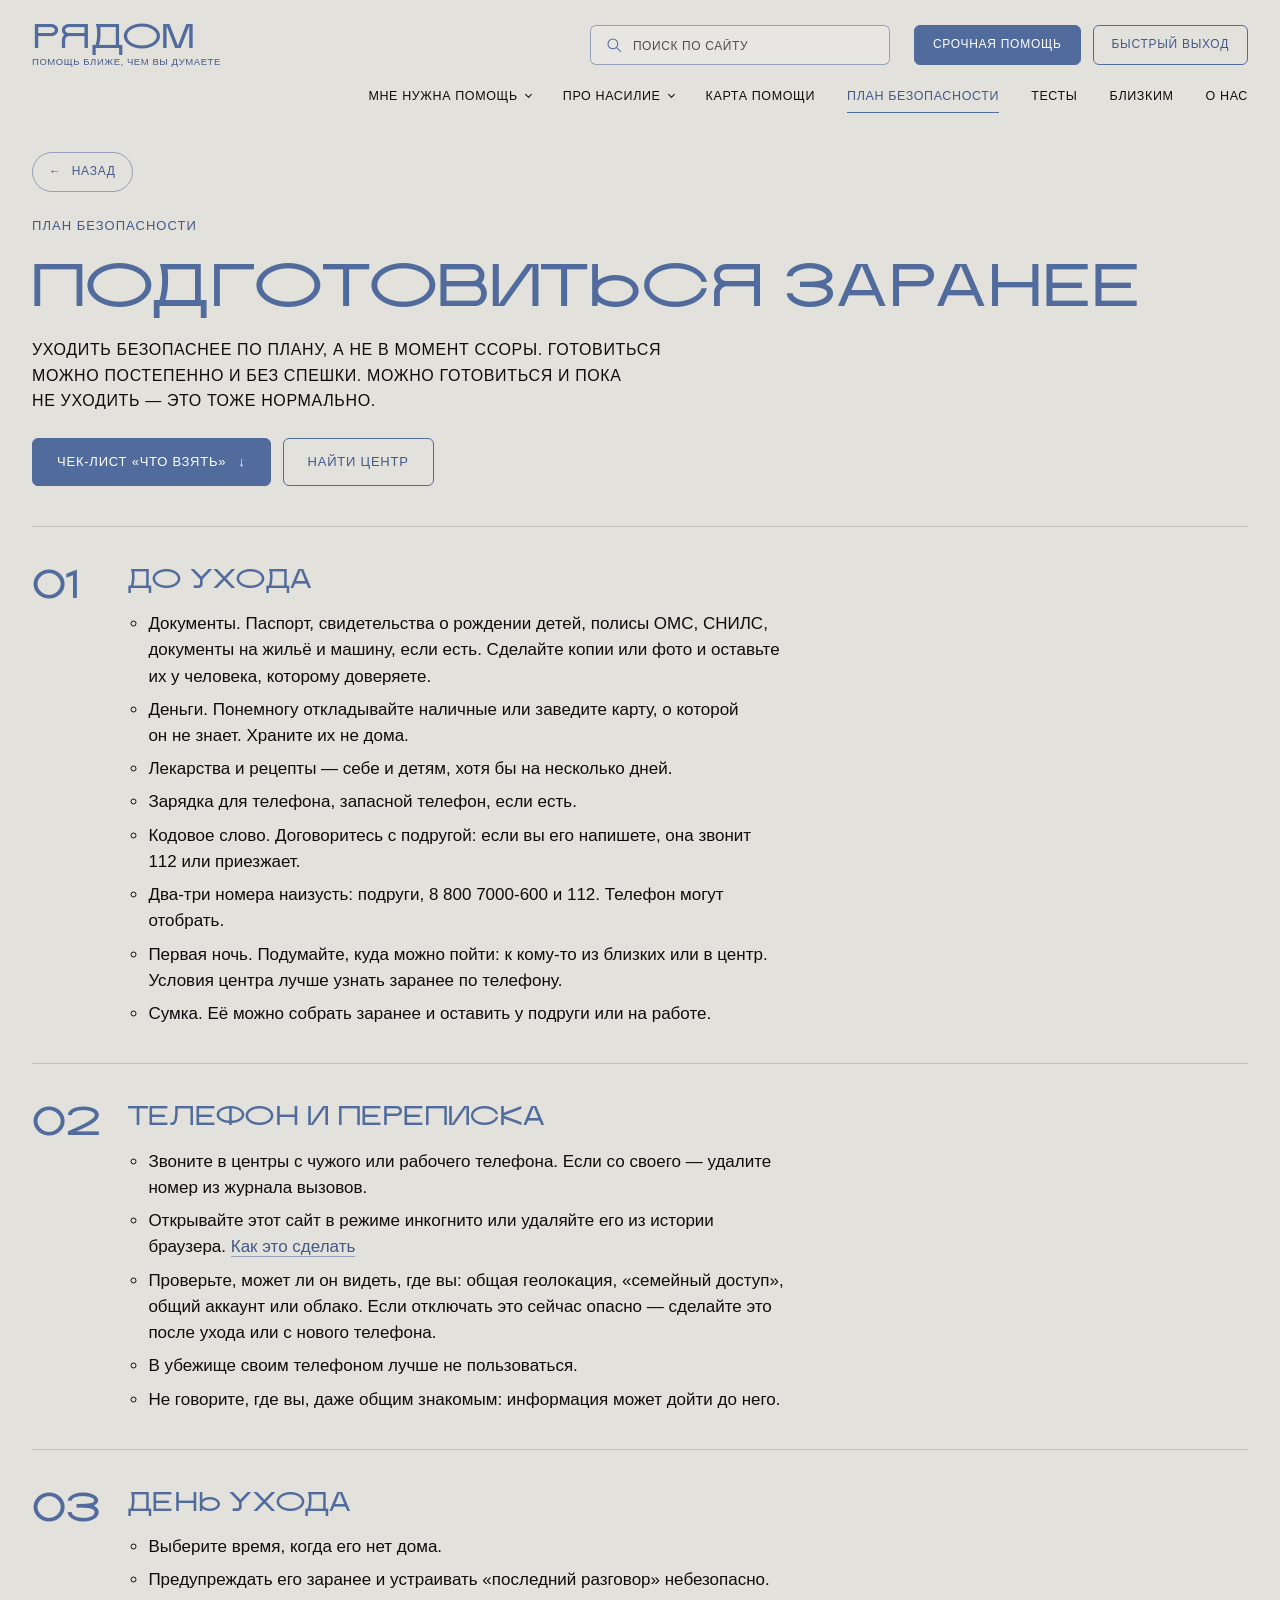
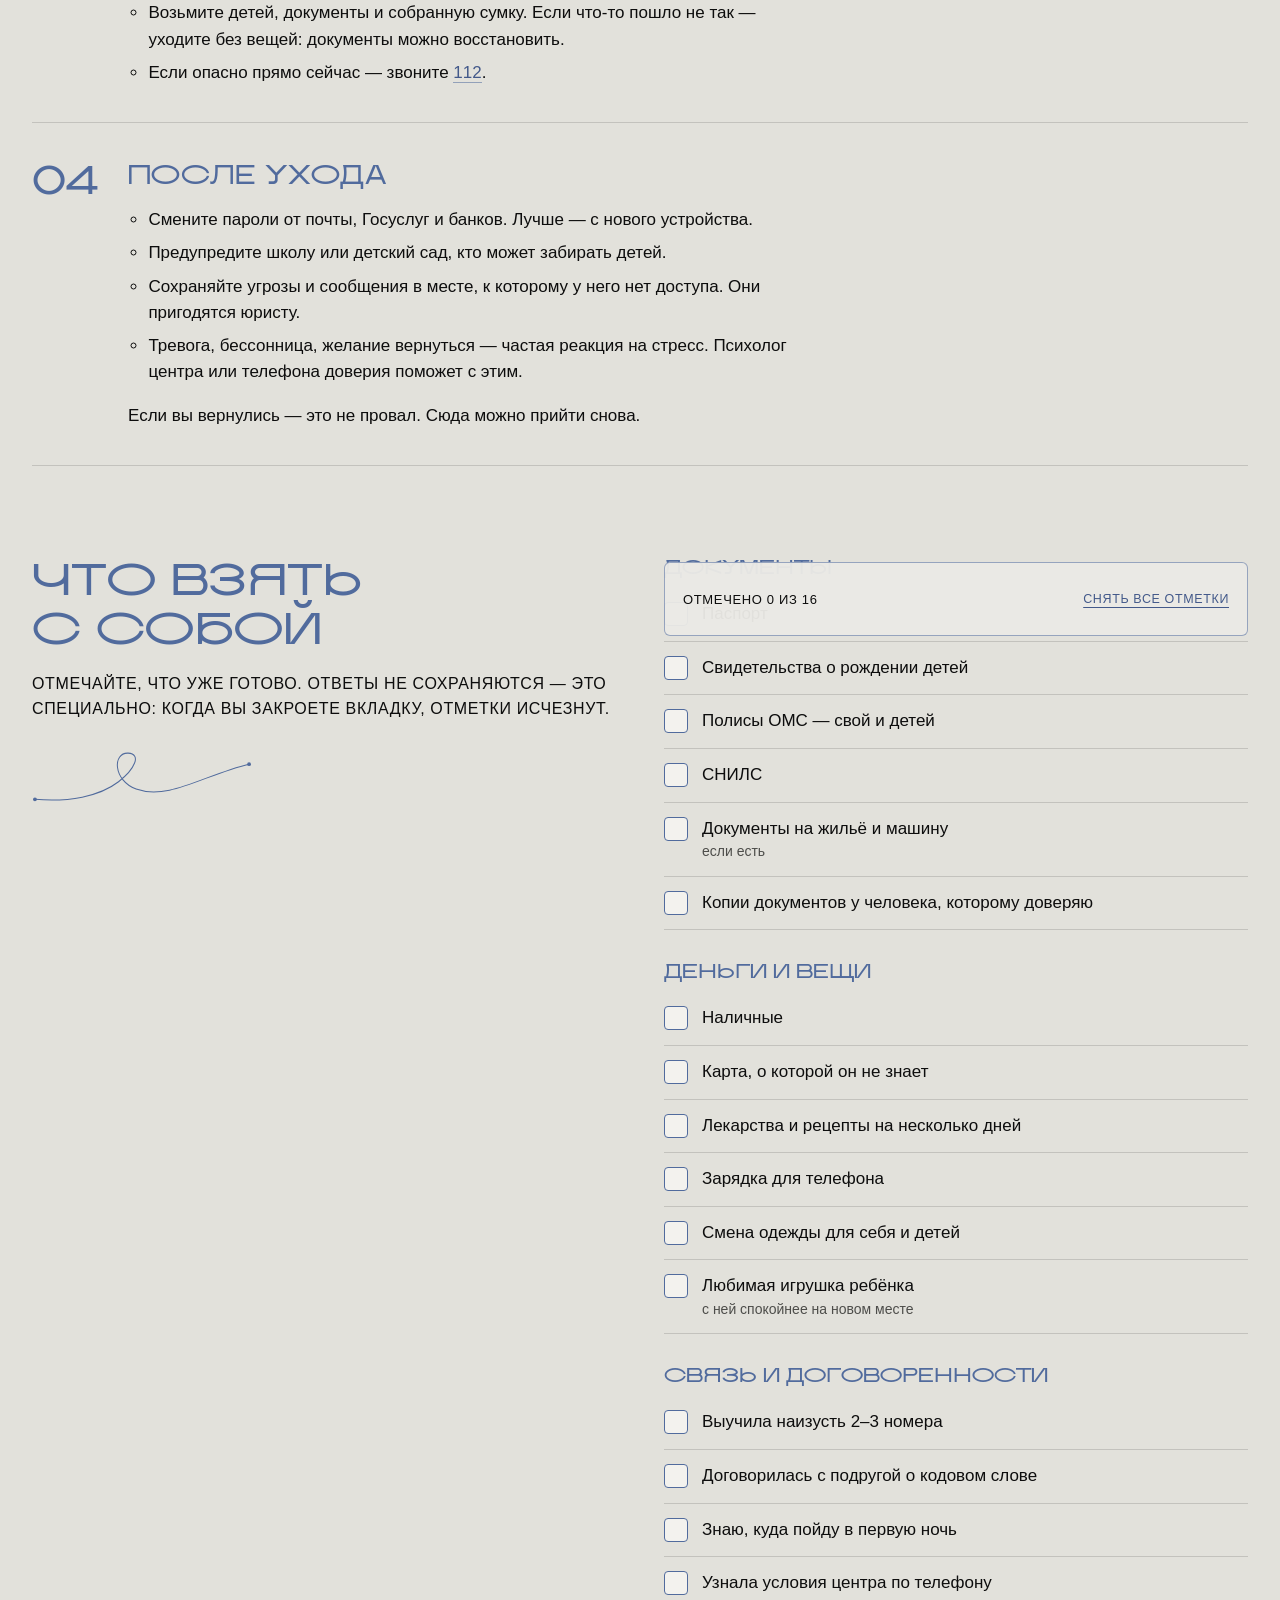
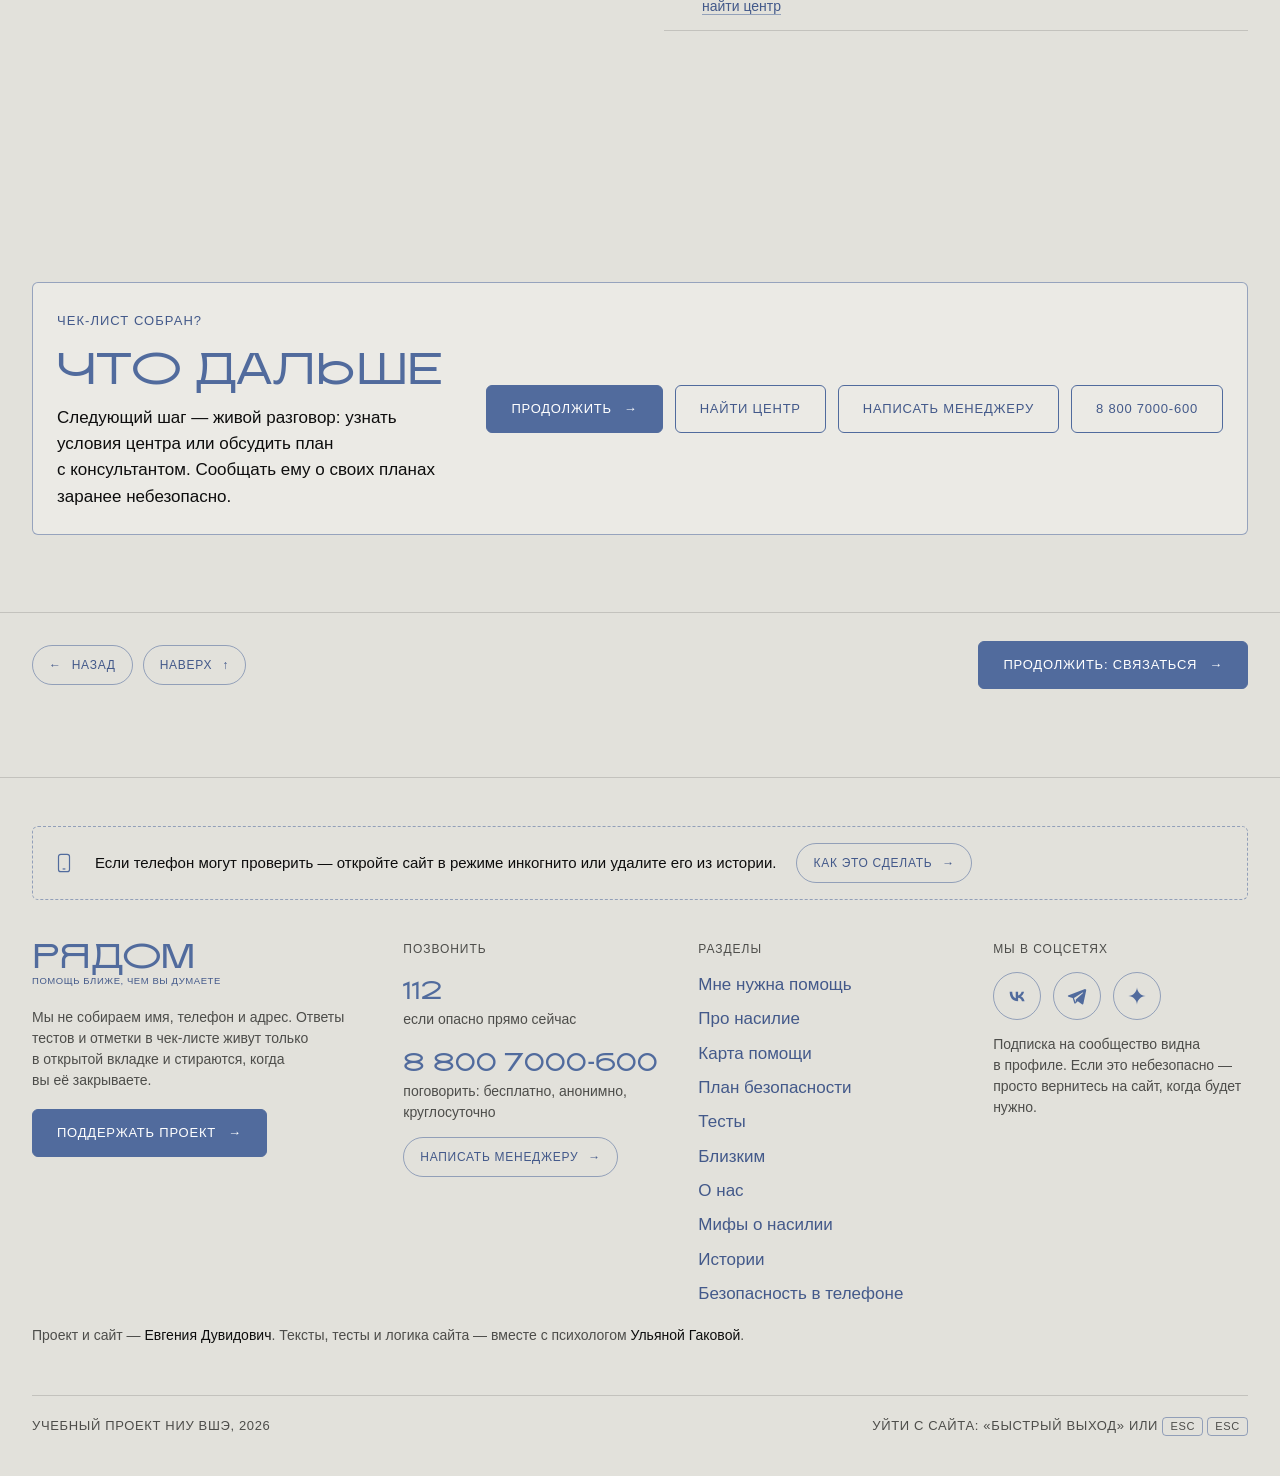
<file: plan.html>
<!doctype html>
<html lang="ru">
<head>
<meta charset="utf-8">
<meta name="viewport" content="width=device-width, initial-scale=1, viewport-fit=cover">
<!-- Нейтральное название вкладки на всех страницах: не выдаёт тему сайта -->
<title>рядом</title>
<meta name="description" content="Полезные материалы и ссылки">
<meta name="referrer" content="no-referrer">
<meta name="theme-color" content="#E2E1DB">
<meta property="og:type" content="website">
<meta property="og:title" content="рядом">
<meta property="og:description" content="Полезные материалы и ссылки">
<meta property="og:image" content="https://qwerf-o.github.io/rydom/img/og.png">
<meta name="twitter:card" content="summary_large_image">
<link rel="icon" href="img/favicon.svg" type="image/svg+xml">
<link rel="icon" href="img/favicon-32.png" sizes="32x32" type="image/png">
<link rel="apple-touch-icon" href="img/apple-touch-icon.png">
<link rel="stylesheet" href="css/style.css">
<!-- Яндекс Метрика. Вебвизор выключен: он записывает экран, в том числе ответы тестов -->
<script>
  (function(m,e,t,r,i,k,a){
    m[i]=m[i]||function(){(m[i].a=m[i].a||[]).push(arguments)};
    m[i].l=1*new Date();
    for (var j = 0; j < document.scripts.length; j++) {if (document.scripts[j].src === r) { return; }}
    k=e.createElement(t),a=e.getElementsByTagName(t)[0],k.async=1,k.src=r,a.parentNode.insertBefore(k,a)
  })(window, document, 'script', 'https://mc.yandex.ru/metrika/tag.js?id=113755284', 'ym');
  ym(113755284, 'init', {ssr: true, webvisor: false, clickmap: true, referrer: document.referrer, url: location.href, accurateTrackBounce: true, trackLinks: true});
</script>
<!-- /Яндекс Метрика -->
</head>
<body>
<noscript><div><img src="https://mc.yandex.ru/watch/113755284" style="position:absolute; left:-9999px;" alt=""></div></noscript>
<script src="js/layout.js"></script>

<main id="main">

  <section class="wrap page-head">
    <p class="eyebrow">План безопасности</p>
    <h1>Подготовиться заранее</h1>
    <p class="lead">Уходить безопаснее по плану, а не в момент ссоры. Готовиться можно постепенно и без спешки. Можно готовиться и пока не уходить — это тоже нормально.</p>
    <div class="btn-row" style="margin-top:24px">
      <a class="btn" href="#checklist">Чек-лист «Что взять» <span class="arr" aria-hidden="true">↓</span></a>
      <a class="btn btn--line" href="map.html">Найти центр</a>
    </div>
  </section>

  <section class="wrap">
    <ol class="steps">

      <li class="step" id="before" data-reveal>
        <span class="step-num" aria-hidden="true">01</span>
        <div class="prose">
          <h2>До ухода</h2>
          <ul>
            <li><strong>Документы.</strong> Паспорт, свидетельства о рождении детей, полисы ОМС, СНИЛС, документы на жильё и машину, если есть. Сделайте копии или фото и оставьте их у человека, которому доверяете.</li>
            <li><strong>Деньги.</strong> Понемногу откладывайте наличные или заведите карту, о которой он не знает. Храните их не дома.</li>
            <li><strong>Лекарства</strong> и рецепты — себе и детям, хотя бы на несколько дней.</li>
            <li><strong>Зарядка</strong> для телефона, запасной телефон, если есть.</li>
            <li><strong>Кодовое слово.</strong> Договоритесь с подругой: если вы его напишете, она звонит 112 или приезжает.</li>
            <li><strong>Два-три номера наизусть:</strong> подруги, 8 800 7000-600 и 112. Телефон могут отобрать.</li>
            <li><strong>Первая ночь.</strong> Подумайте, куда можно пойти: к кому-то из близких или в центр. Условия центра лучше узнать заранее по телефону.</li>
            <li><strong>Сумка.</strong> Её можно собрать заранее и оставить у подруги или на работе.</li>
          </ul>
        </div>
      </li>

      <li class="step" id="phone" data-reveal>
        <span class="step-num" aria-hidden="true">02</span>
        <div class="prose">
          <h2>Телефон и переписка</h2>
          <ul>
            <li>Звоните в центры с чужого или рабочего телефона. Если со своего — удалите номер из журнала вызовов.</li>
            <li>Открывайте этот сайт в режиме инкогнито или удаляйте его из истории браузера. <a href="safety.html">Как это сделать</a></li>
            <li>Проверьте, может ли он видеть, где вы: общая геолокация, «семейный доступ», общий аккаунт или облако. Если отключать это сейчас опасно — сделайте это после ухода или с нового телефона.</li>
            <li>В убежище своим телефоном лучше не пользоваться.</li>
            <li>Не говорите, где вы, даже общим знакомым: информация может дойти до него.</li>
          </ul>
        </div>
      </li>

      <li class="step" id="day" data-reveal>
        <span class="step-num" aria-hidden="true">03</span>
        <div class="prose">
          <h2>День ухода</h2>
          <ul>
            <li>Выберите время, когда его нет дома.</li>
            <li>Предупреждать его заранее и устраивать «последний разговор» небезопасно.</li>
            <li>Возьмите детей, документы и собранную сумку. Если что-то пошло не так — уходите без вещей: документы можно восстановить.</li>
            <li>Если опасно прямо сейчас — звоните <a href="tel:112">112</a>.</li>
          </ul>
        </div>
      </li>

      <li class="step" id="after" data-reveal>
        <span class="step-num" aria-hidden="true">04</span>
        <div class="prose">
          <h2>После ухода</h2>
          <ul>
            <li>Смените пароли от почты, Госуслуг и банков. Лучше — с нового устройства.</li>
            <li>Предупредите школу или детский сад, кто может забирать детей.</li>
            <li>Сохраняйте угрозы и сообщения в месте, к которому у него нет доступа. Они пригодятся юристу.</li>
            <li>Тревога, бессонница, желание вернуться — частая реакция на стресс. Психолог центра или телефона доверия поможет с этим.</li>
          </ul>
          <p>Если вы вернулись — это не провал. Сюда можно прийти снова.</p>
        </div>
      </li>

    </ol>
  </section>

  <section class="wrap section" id="checklist" aria-labelledby="checklist-title">
    <div class="split">
      <div>
        <h2 id="checklist-title" data-reveal>Что взять с собой</h2>
        <p class="lead" style="margin-top:18px" data-reveal>Отмечайте, что уже готово. Ответы не сохраняются — это специально: когда вы закроете вкладку, отметки исчезнут.</p>
        <svg class="squiggle" data-sq="loop" data-draw aria-hidden="true" style="width:220px;height:70px;margin-top:24px"></svg>
      </div>

      <form class="checklist" data-checklist autocomplete="off" onsubmit="return false">
        <fieldset class="check-group" style="border:0;padding:0;margin:0">
          <legend class="visually-hidden">Документы</legend>
          <h3 aria-hidden="true">Документы</h3>
          <ul>
            <li><label class="check"><input type="checkbox"><span>Паспорт</span></label></li>
            <li><label class="check"><input type="checkbox"><span>Свидетельства о рождении детей</span></label></li>
            <li><label class="check"><input type="checkbox"><span>Полисы ОМС — свой и детей</span></label></li>
            <li><label class="check"><input type="checkbox"><span>СНИЛС</span></label></li>
            <li><label class="check"><input type="checkbox"><span>Документы на жильё и машину<small>если есть</small></span></label></li>
            <li><label class="check"><input type="checkbox"><span>Копии документов у человека, которому доверяю</span></label></li>
          </ul>
        </fieldset>
        <fieldset class="check-group" style="border:0;padding:0;margin:0">
          <legend class="visually-hidden">Деньги и вещи</legend>
          <h3 aria-hidden="true">Деньги и вещи</h3>
          <ul>
            <li><label class="check"><input type="checkbox"><span>Наличные</span></label></li>
            <li><label class="check"><input type="checkbox"><span>Карта, о которой он не знает</span></label></li>
            <li><label class="check"><input type="checkbox"><span>Лекарства и рецепты на несколько дней</span></label></li>
            <li><label class="check"><input type="checkbox"><span>Зарядка для телефона</span></label></li>
            <li><label class="check"><input type="checkbox"><span>Смена одежды для себя и детей</span></label></li>
            <li><label class="check"><input type="checkbox"><span>Любимая игрушка ребёнка<small>с ней спокойнее на новом месте</small></span></label></li>
          </ul>
        </fieldset>
        <fieldset class="check-group" style="border:0;padding:0;margin:0">
          <legend class="visually-hidden">Связь и договорённости</legend>
          <h3 aria-hidden="true">Связь и договорённости</h3>
          <ul>
            <li><label class="check"><input type="checkbox"><span>Выучила наизусть 2–3 номера</span></label></li>
            <li><label class="check"><input type="checkbox"><span>Договорилась с подругой о кодовом слове</span></label></li>
            <li><label class="check"><input type="checkbox"><span>Знаю, куда пойду в первую ночь</span></label></li>
            <li><label class="check"><input type="checkbox"><span>Узнала условия центра по телефону<small><a class="link" href="map.html">найти центр</a></small></span></label></li>
          </ul>
        </fieldset>

        <div class="checklist-bar">
          <span class="caps" aria-live="polite" data-progress>Отмечено 0 из 16</span>
          <button type="button" class="reset-btn" data-reset>Снять все отметки</button>
        </div>
      </form>
    </div>
  </section>

  <section class="wrap section--tight" aria-labelledby="plan-next">
    <div class="card next-block" data-reveal>
      <div>
        <p class="eyebrow">Чек-лист собран?</p>
        <h2 id="plan-next" style="margin-top:10px">Что дальше</h2>
        <p style="margin-top:12px;max-width:52ch">Следующий шаг — живой разговор: узнать условия центра или обсудить план с консультантом. Сообщать ему о своих планах заранее небезопасно.</p>
      </div>
      <div class="btn-row">
        <a class="btn" href="contact.html">Продолжить <span class="arr" aria-hidden="true">→</span></a>
        <a class="btn btn--line" href="map.html">Найти центр</a>
        <a class="btn btn--line" href="contact.html" data-manager>Написать менеджеру</a>
        <a class="btn btn--line" href="tel:88007000600">8 800 7000-600</a>
      </div>
    </div>
  </section>

</main>

<script src="js/main.js"></script>
<script>
  // Чек-лист: считаем отметки. Ничего не сохраняем — после закрытия вкладки всё исчезнет.
  (function () {
    var form = document.querySelector("[data-checklist]");
    var boxes = form.querySelectorAll('input[type="checkbox"]');
    var out = form.querySelector("[data-progress]");
    function update() {
      var n = 0;
      boxes.forEach(function (b) { if (b.checked) n++; });
      out.textContent = n === boxes.length ? "Всё отмечено. Вы хорошо подготовились" : "Отмечено " + n + " из " + boxes.length;
    }
    form.addEventListener("change", update);
    form.querySelector("[data-reset]").addEventListener("click", function () {
      boxes.forEach(function (b) { b.checked = false; });
      update();
    });
    update();
  })();
</script>
</body>
</html>
</file>
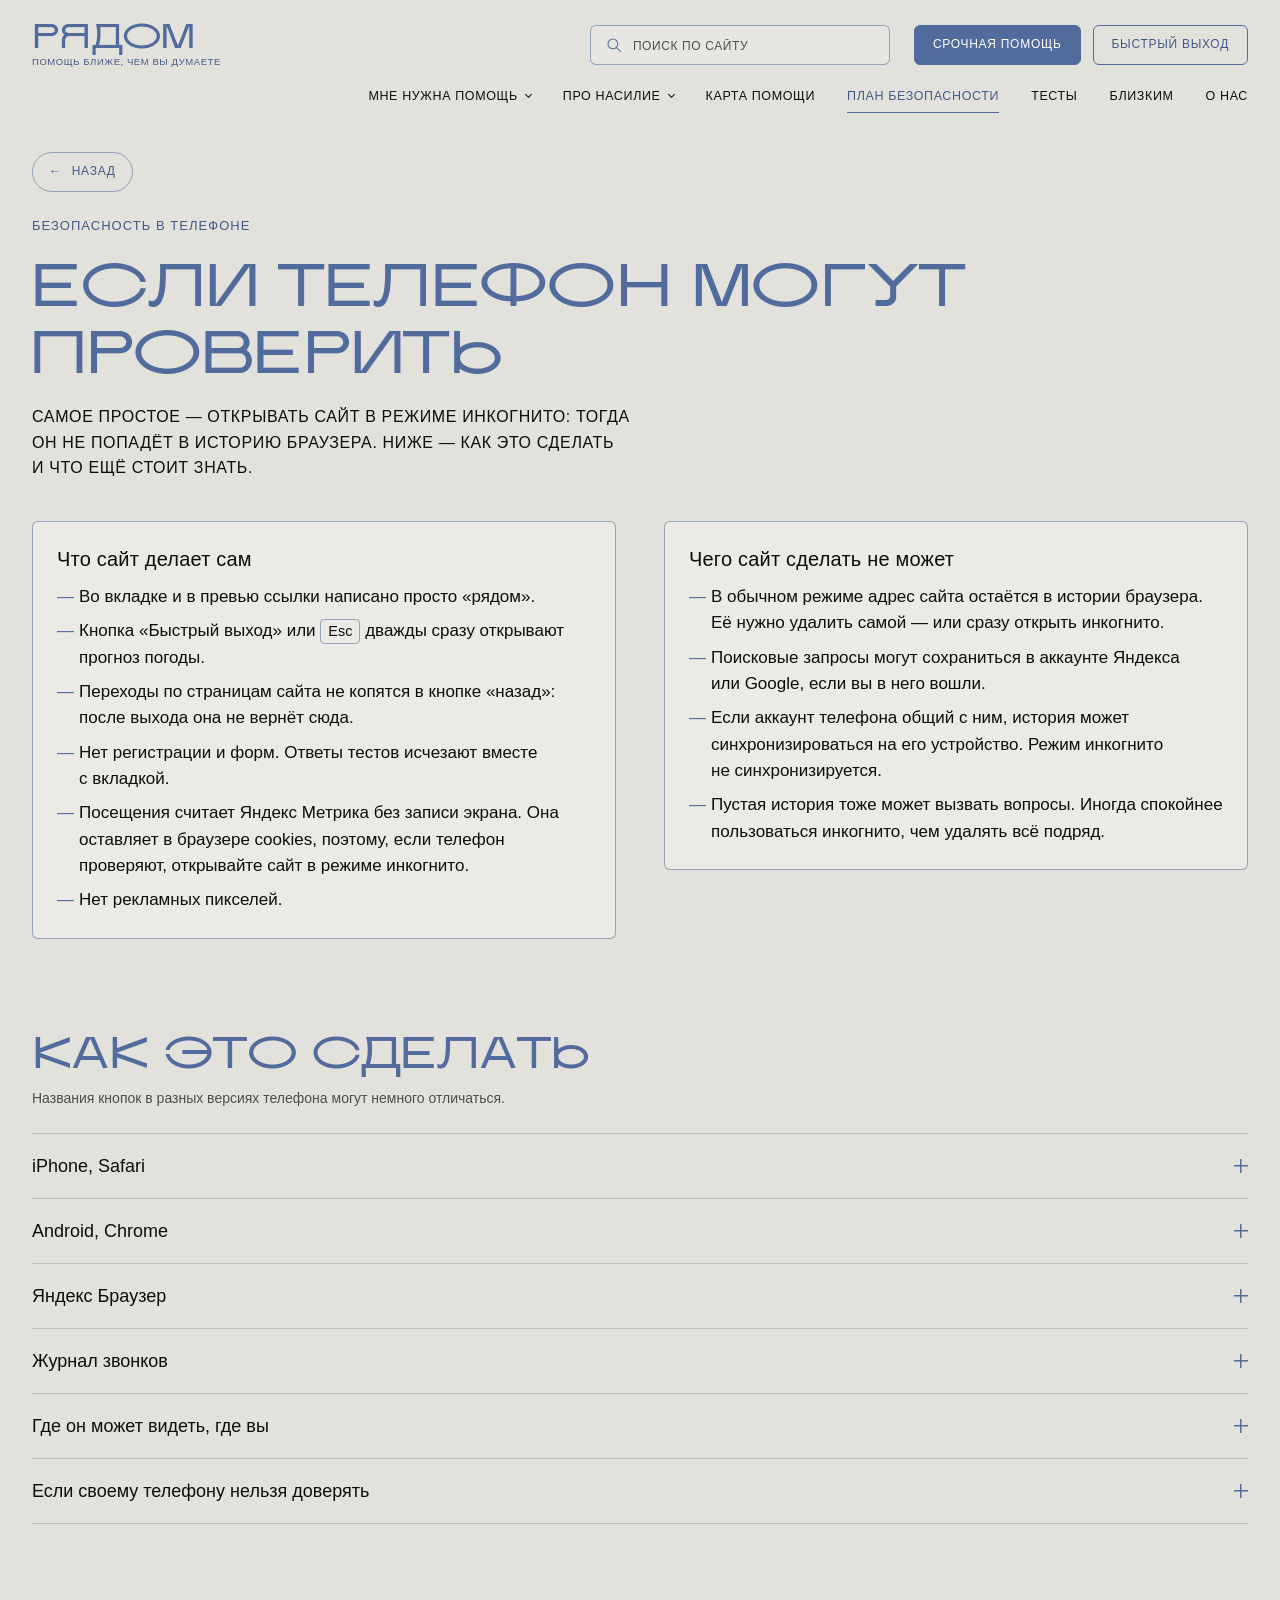
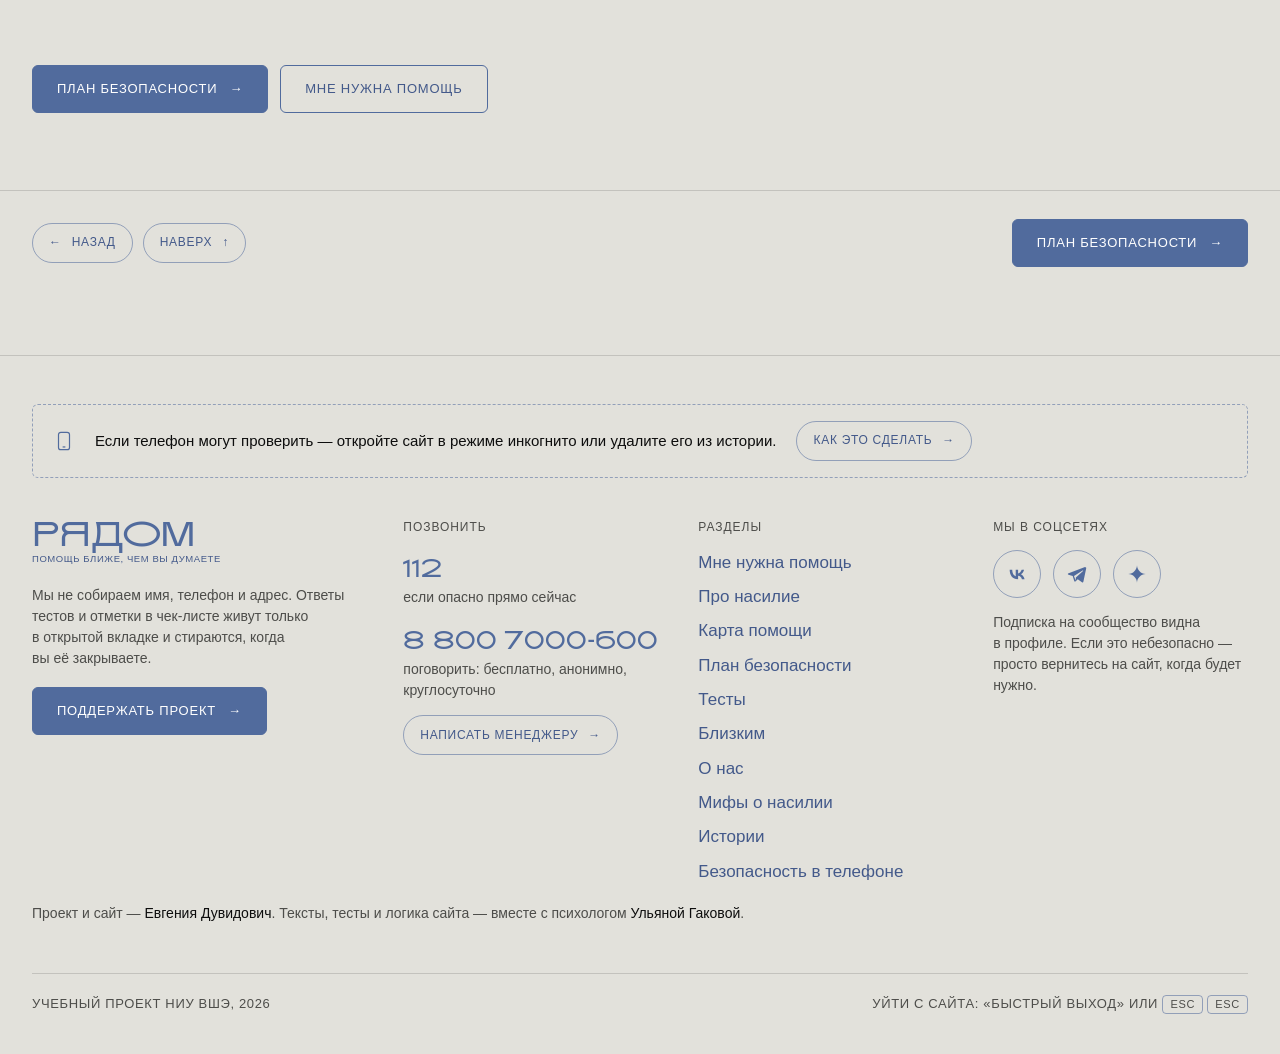
<file: safety.html>
<!doctype html>
<html lang="ru">
<head>
<meta charset="utf-8">
<meta name="viewport" content="width=device-width, initial-scale=1, viewport-fit=cover">
<!-- Нейтральное название вкладки на всех страницах: не выдаёт тему сайта -->
<title>рядом</title>
<meta name="description" content="Полезные материалы и ссылки">
<meta name="referrer" content="no-referrer">
<meta name="theme-color" content="#E2E1DB">
<meta property="og:type" content="website">
<meta property="og:title" content="рядом">
<meta property="og:description" content="Полезные материалы и ссылки">
<meta property="og:image" content="https://qwerf-o.github.io/rydom/img/og.png">
<meta name="twitter:card" content="summary_large_image">
<link rel="icon" href="img/favicon.svg" type="image/svg+xml">
<link rel="icon" href="img/favicon-32.png" sizes="32x32" type="image/png">
<link rel="apple-touch-icon" href="img/apple-touch-icon.png">
<link rel="stylesheet" href="css/style.css">
<!-- Яндекс Метрика. Вебвизор выключен: он записывает экран, в том числе ответы тестов -->
<script>
  (function(m,e,t,r,i,k,a){
    m[i]=m[i]||function(){(m[i].a=m[i].a||[]).push(arguments)};
    m[i].l=1*new Date();
    for (var j = 0; j < document.scripts.length; j++) {if (document.scripts[j].src === r) { return; }}
    k=e.createElement(t),a=e.getElementsByTagName(t)[0],k.async=1,k.src=r,a.parentNode.insertBefore(k,a)
  })(window, document, 'script', 'https://mc.yandex.ru/metrika/tag.js?id=113755284', 'ym');
  ym(113755284, 'init', {ssr: true, webvisor: false, clickmap: true, referrer: document.referrer, url: location.href, accurateTrackBounce: true, trackLinks: true});
</script>
<!-- /Яндекс Метрика -->
</head>
<body>
<noscript><div><img src="https://mc.yandex.ru/watch/113755284" style="position:absolute; left:-9999px;" alt=""></div></noscript>
<script src="js/layout.js"></script>

<main id="main">

  <section class="wrap page-head">
    <p class="eyebrow">Безопасность в телефоне</p>
    <h1>Если телефон могут проверить</h1>
    <p class="lead">Самое простое — открывать сайт в режиме инкогнито: тогда он не попадёт в историю браузера. Ниже — как это сделать и что ещё стоит знать.</p>
  </section>

  <section class="wrap">
    <div class="split">
      <div class="side-note" data-reveal>
        <h2>Что сайт делает сам</h2>
        <ul class="list-dash">
          <li>Во вкладке и в превью ссылки написано просто «рядом».</li>
          <li>Кнопка «Быстрый выход» или <span class="kbd">Esc</span> дважды сразу открывают прогноз погоды.</li>
          <li>Переходы по страницам сайта не копятся в кнопке «назад»: после выхода она не вернёт сюда.</li>
          <li>Нет регистрации и форм. Ответы тестов исчезают вместе с вкладкой.</li>
          <li>Посещения считает Яндекс Метрика без записи экрана. Она оставляет в браузере cookies, поэтому, если телефон проверяют, открывайте сайт в режиме инкогнито.</li>
          <li>Нет рекламных пикселей.</li>
        </ul>
      </div>
      <div class="side-note" data-reveal>
        <h2>Чего сайт сделать не может</h2>
        <ul class="list-dash">
          <li>В обычном режиме адрес сайта остаётся в истории браузера. Её нужно удалить самой — или сразу открыть инкогнито.</li>
          <li>Поисковые запросы могут сохраниться в аккаунте Яндекса или Google, если вы в него вошли.</li>
          <li>Если аккаунт телефона общий с ним, история может синхронизироваться на его устройство. Режим инкогнито не синхронизируется.</li>
          <li>Пустая история тоже может вызвать вопросы. Иногда спокойнее пользоваться инкогнито, чем удалять всё подряд.</li>
        </ul>
      </div>
    </div>
  </section>

  <section class="wrap section" aria-labelledby="how-title">
    <h2 id="how-title" data-reveal>Как это сделать</h2>
    <p class="note" style="margin-top:12px">Названия кнопок в разных версиях телефона могут немного отличаться.</p>
    <div class="accordion" style="margin-top:24px">
      <details>
        <summary>iPhone, Safari</summary>
        <div class="answer">
          <p><strong>Инкогнито.</strong> Нажмите значок вкладок (два квадрата) → выберите «Частный» → откройте сайт в новой вкладке.</p>
          <p><strong>Удалить сайт из истории.</strong> Откройте закладки (значок книги) → вкладка с часами «История» → смахните строку с сайтом влево → «Удалить».</p>
        </div>
      </details>
      <details>
        <summary>Android, Chrome</summary>
        <div class="answer">
          <p><strong>Инкогнито.</strong> Нажмите ⋮ в правом верхнем углу → «Новая вкладка инкогнито».</p>
          <p><strong>Удалить сайт из истории.</strong> ⋮ → «История» → крестик рядом с нужной строкой.</p>
        </div>
      </details>
      <details>
        <summary>Яндекс Браузер</summary>
        <div class="answer">
          <p><strong>Инкогнито.</strong> Откройте меню браузера → «Инкогнито вкладка».</p>
          <p><strong>Удалить сайт из истории.</strong> Меню → «История» → удерживайте строку с сайтом → «Удалить».</p>
        </div>
      </details>
      <details>
        <summary>Журнал звонков</summary>
        <div class="answer">
          <p>Если вы звонили в центр со своего телефона, удалите номер из журнала вызовов. На iPhone — смахните строку влево, на Android — удерживайте её и выберите «Удалить».</p>
          <p>Безопаснее звонить с телефона подруги или с рабочего. Номер центра не сохраняйте в контактах под настоящим названием.</p>
        </div>
      </details>
      <details>
        <summary>Где он может видеть, где вы</summary>
        <div class="answer">
          <p>Общая геолокация, «семейный доступ», общий аккаунт или облако, приложения для поиска телефона. Проверьте, что из этого включено.</p>
          <p>Если отключать это сейчас опасно — он может заметить, — сделайте это после ухода или с нового телефона.</p>
        </div>
      </details>
      <details>
        <summary>Если своему телефону нельзя доверять</summary>
        <div class="answer">
          <p>Можно открыть сайт с телефона подруги, с рабочего компьютера или в библиотеке. Адрес сайта лучше запомнить заранее — тогда не придётся искать его снова.</p>
        </div>
      </details>
    </div>
  </section>

  <section class="wrap section--tight">
    <div class="btn-row">
      <a class="btn" href="plan.html">План безопасности <span class="arr" aria-hidden="true">→</span></a>
      <a class="btn btn--line" href="help.html">Мне нужна помощь</a>
    </div>
  </section>

</main>

<script src="js/main.js"></script>
</body>
</html>
</file>
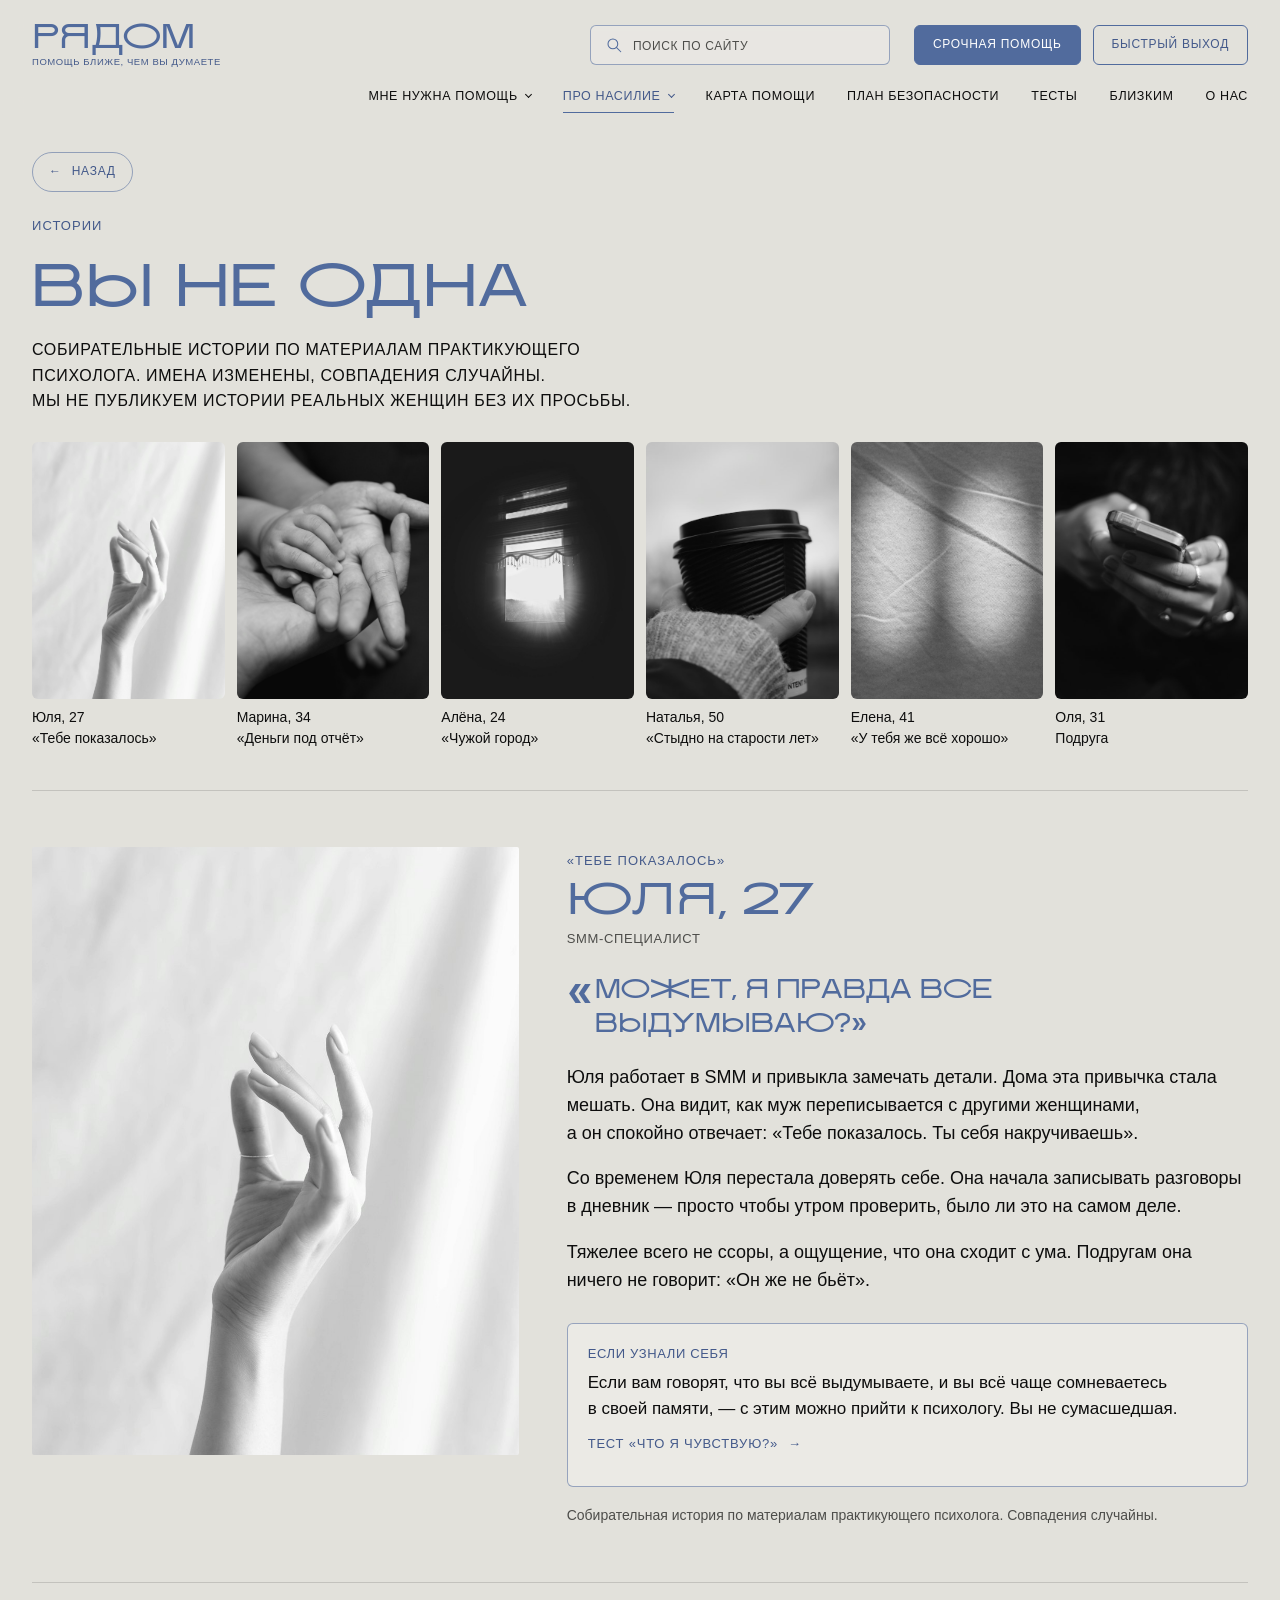
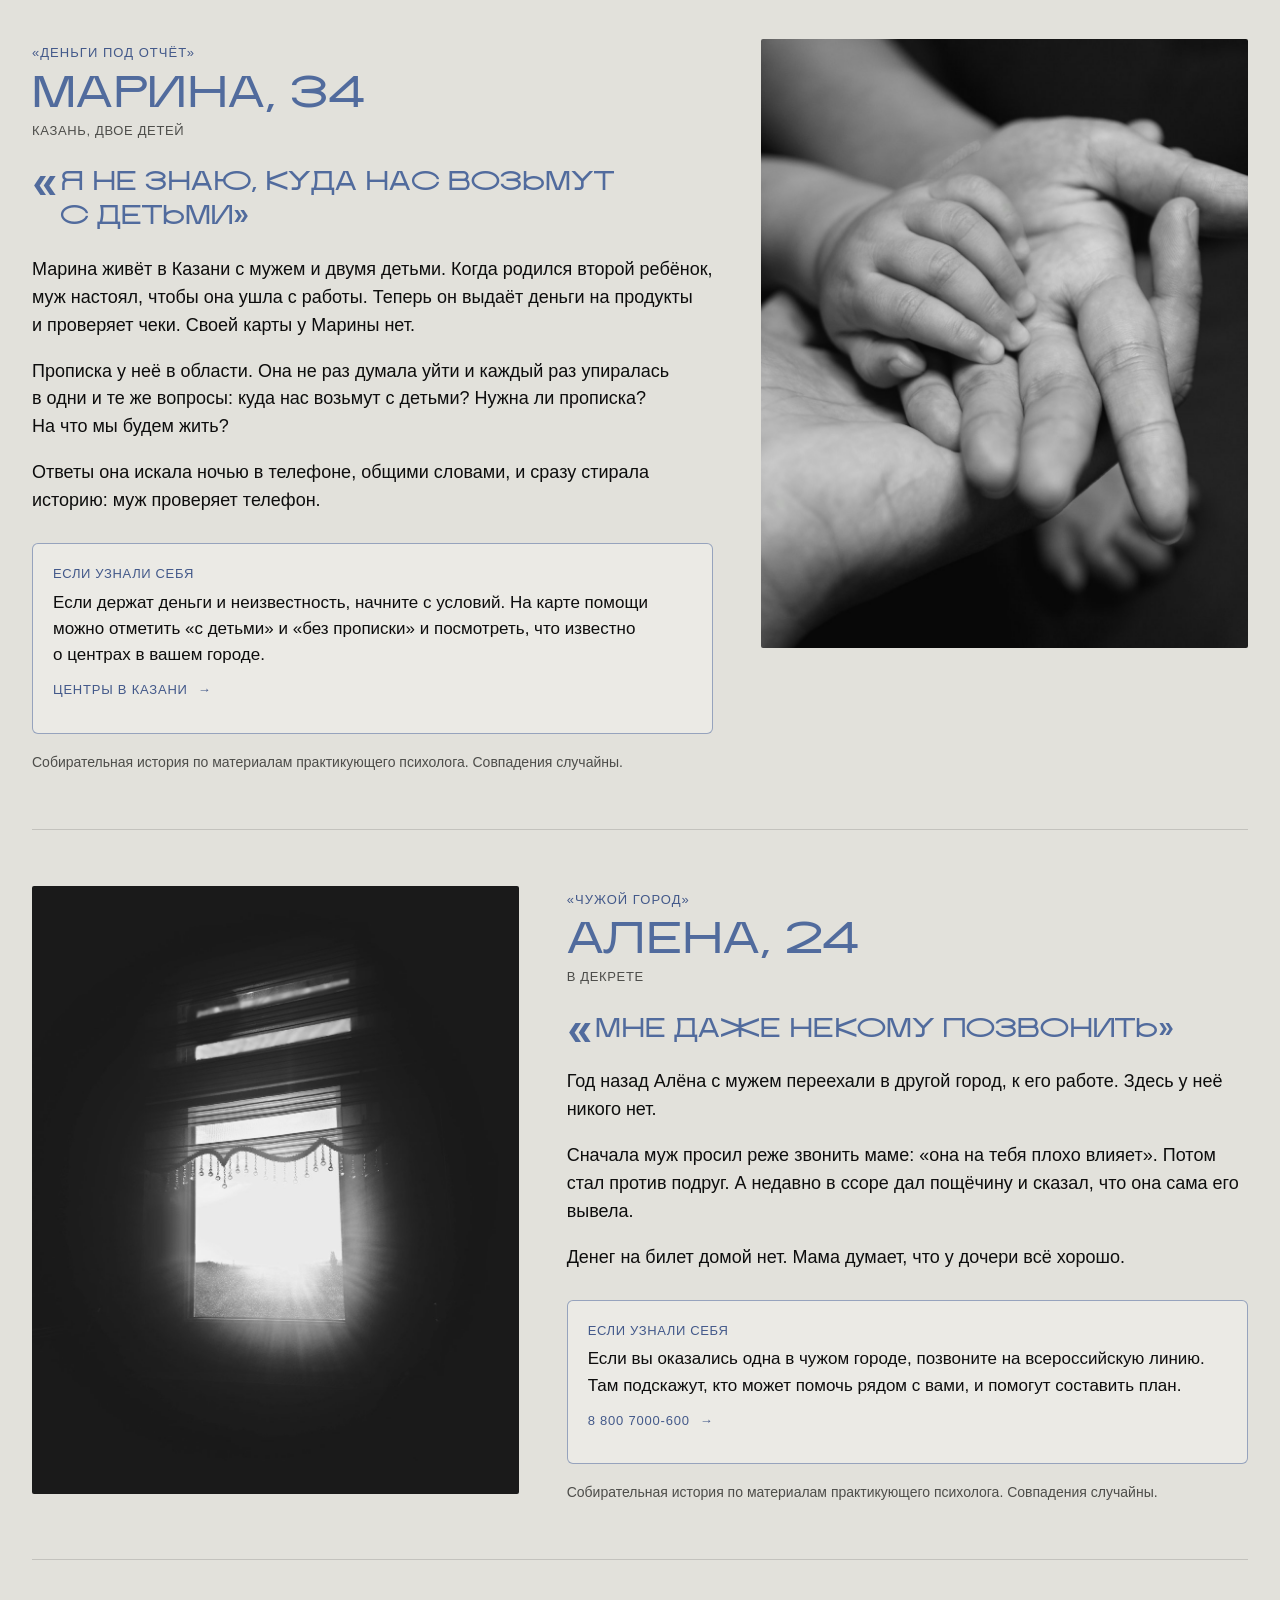
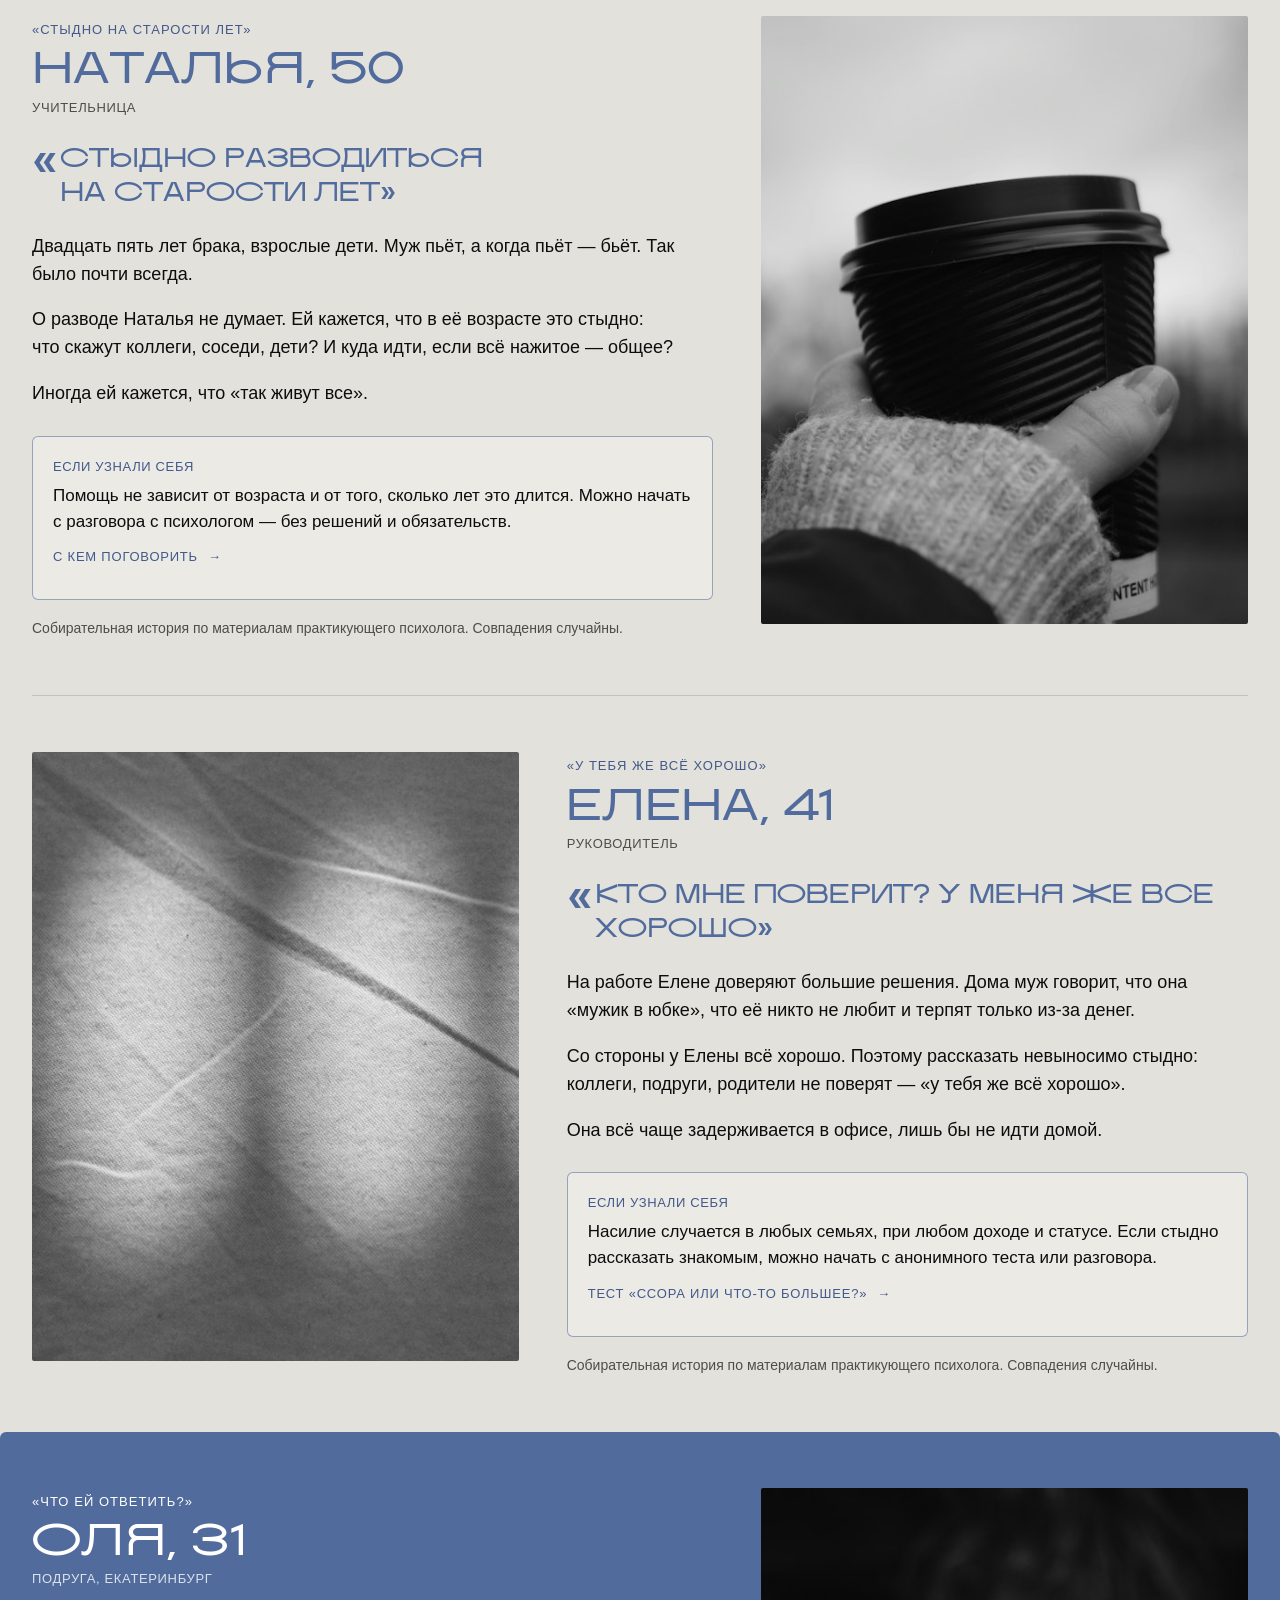
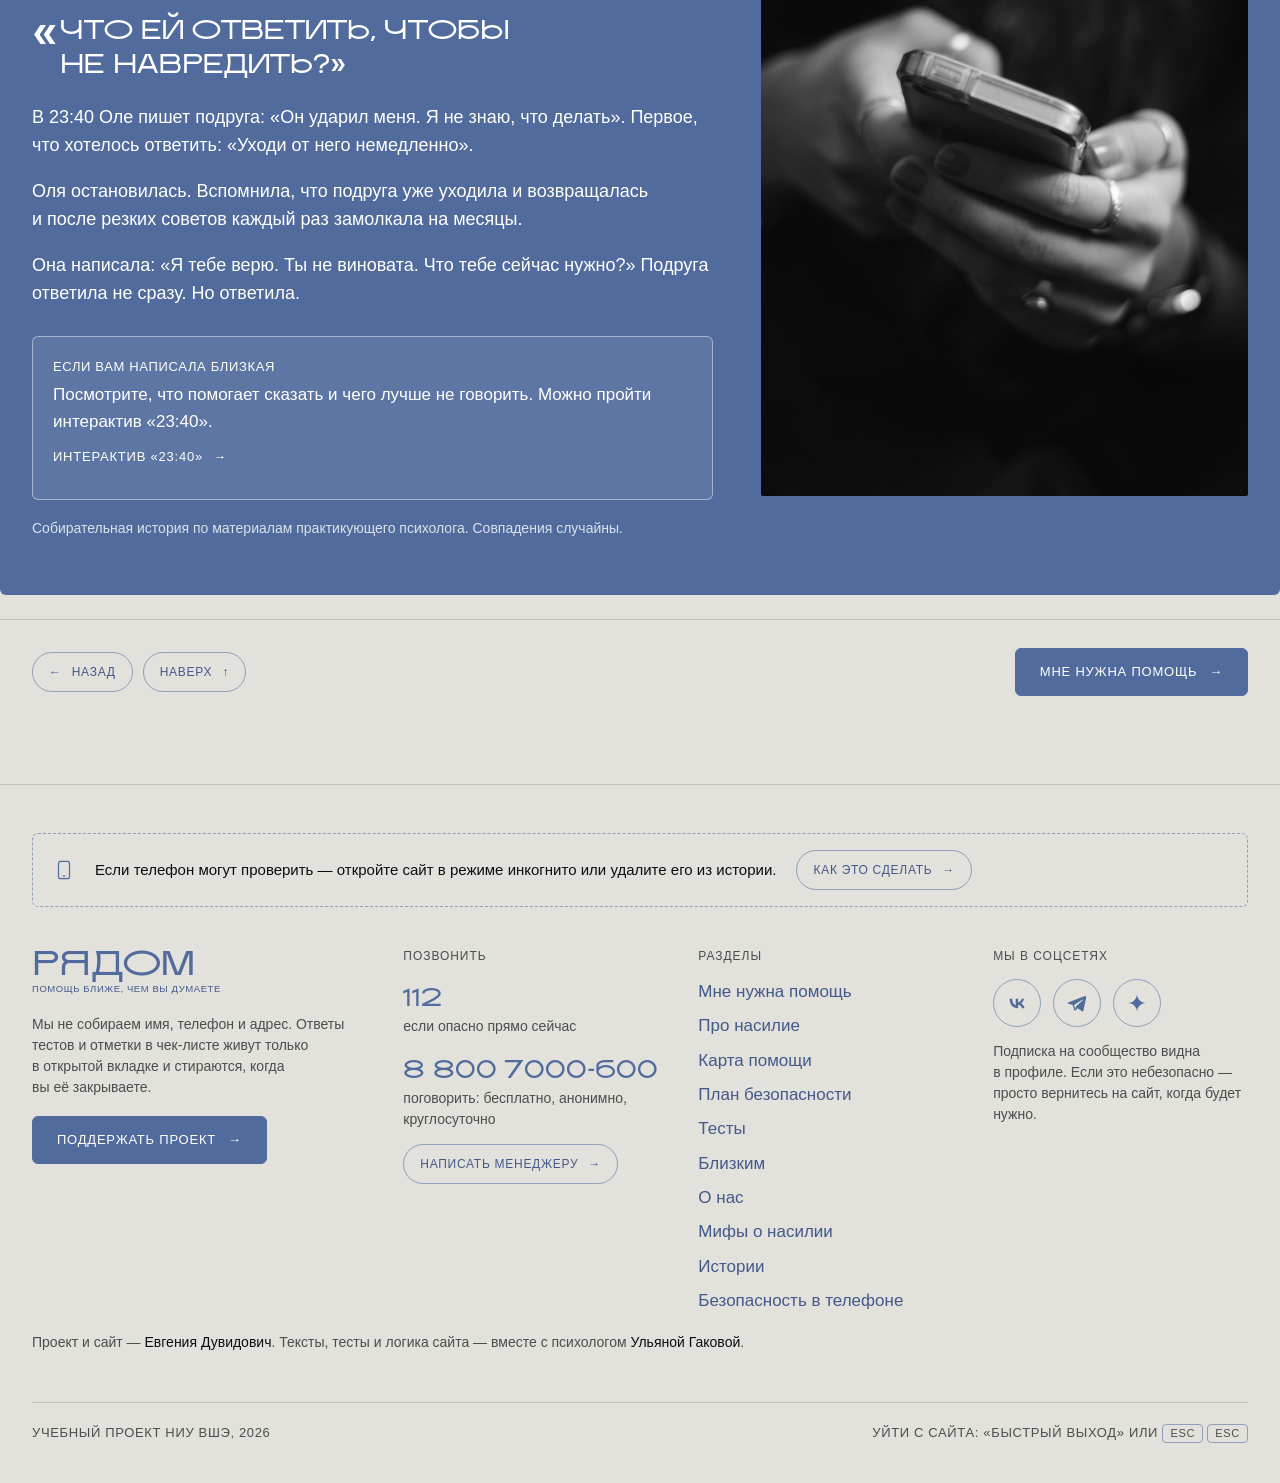
<file: stories.html>
<!doctype html>
<html lang="ru">
<head>
<meta charset="utf-8">
<meta name="viewport" content="width=device-width, initial-scale=1, viewport-fit=cover">
<!-- Нейтральное название вкладки на всех страницах: не выдаёт тему сайта -->
<title>рядом</title>
<meta name="description" content="Полезные материалы и ссылки">
<meta name="referrer" content="no-referrer">
<meta name="theme-color" content="#E2E1DB">
<meta property="og:type" content="website">
<meta property="og:title" content="рядом">
<meta property="og:description" content="Полезные материалы и ссылки">
<meta property="og:image" content="https://qwerf-o.github.io/rydom/img/og.png">
<meta name="twitter:card" content="summary_large_image">
<link rel="icon" href="img/favicon.svg" type="image/svg+xml">
<link rel="icon" href="img/favicon-32.png" sizes="32x32" type="image/png">
<link rel="apple-touch-icon" href="img/apple-touch-icon.png">
<link rel="stylesheet" href="css/style.css">
<!-- Яндекс Метрика. Вебвизор выключен: он записывает экран, в том числе ответы тестов -->
<script>
  (function(m,e,t,r,i,k,a){
    m[i]=m[i]||function(){(m[i].a=m[i].a||[]).push(arguments)};
    m[i].l=1*new Date();
    for (var j = 0; j < document.scripts.length; j++) {if (document.scripts[j].src === r) { return; }}
    k=e.createElement(t),a=e.getElementsByTagName(t)[0],k.async=1,k.src=r,a.parentNode.insertBefore(k,a)
  })(window, document, 'script', 'https://mc.yandex.ru/metrika/tag.js?id=113755284', 'ym');
  ym(113755284, 'init', {ssr: true, webvisor: false, clickmap: true, referrer: document.referrer, url: location.href, accurateTrackBounce: true, trackLinks: true});
</script>
<!-- /Яндекс Метрика -->
</head>
<body>
<noscript><div><img src="https://mc.yandex.ru/watch/113755284" style="position:absolute; left:-9999px;" alt=""></div></noscript>
<script src="js/layout.js"></script>

<main id="main">

  <section class="wrap page-head">
    <p class="eyebrow">Истории</p>
    <h1>Вы не одна</h1>
    <p class="lead">Собирательные истории по материалам практикующего психолога. Имена изменены, совпадения случайны. Мы не публикуем истории реальных женщин без их просьбы.</p>
    <nav class="story-cards" aria-label="Истории">
      <a class="story-card" href="#yulia"><img class="photo" src="img/photos/story-yulia.jpg" alt="" loading="lazy" decoding="async"><span class="who"><b>Юля, 27</b>«Тебе показалось»</span></a>
      <a class="story-card" href="#marina"><img class="photo" src="img/photos/story-marina.jpg" alt="" loading="lazy" decoding="async"><span class="who"><b>Марина, 34</b>«Деньги под отчёт»</span></a>
      <a class="story-card" href="#alyona"><img class="photo" src="img/photos/story-alyona.jpg" alt="" loading="lazy" decoding="async"><span class="who"><b>Алёна, 24</b>«Чужой город»</span></a>
      <a class="story-card" href="#natalya"><img class="photo" src="img/photos/story-natalya.jpg" alt="" loading="lazy" decoding="async"><span class="who"><b>Наталья, 50</b>«Стыдно на старости лет»</span></a>
      <a class="story-card" href="#elena"><img class="photo" src="img/photos/story-elena.jpg" alt="" loading="lazy" decoding="async"><span class="who"><b>Елена, 41</b>«У тебя же всё хорошо»</span></a>
      <a class="story-card" href="#olya"><img class="photo" src="img/photos/story-olya.jpg" alt="" loading="lazy" decoding="async"><span class="who"><b>Оля, 31</b>Подруга</span></a>
    </nav>
  </section>

  <div class="wrap">

    <article class="story" id="yulia">
      <img class="photo" src="img/photos/story-yulia.jpg" alt="" loading="lazy" decoding="async" data-reveal>
      <div data-reveal>
        <p class="eyebrow">«Тебе показалось»</p>
        <h2>Юля, 27</h2>
        <p class="caps muted who">SMM-специалист</p>
        <p class="story-quote">Может, я правда всё выдумываю?»</p>
        <div class="prose">
          <p>Юля работает в SMM и привыкла замечать детали. Дома эта привычка стала мешать. Она видит, как муж переписывается с другими женщинами, а он спокойно отвечает: «Тебе показалось. Ты себя накручиваешь».</p>
          <p>Со временем Юля перестала доверять себе. Она начала записывать разговоры в дневник — просто чтобы утром проверить, было ли это на самом деле.</p>
          <p>Тяжелее всего не ссоры, а ощущение, что она сходит с ума. Подругам она ничего не говорит: «Он же не бьёт».</p>
        </div>
        <div class="soft-step">
          <span class="caps">Если узнали себя</span>
          <p>Если вам говорят, что вы всё выдумываете, и вы всё чаще сомневаетесь в своей памяти, — с этим можно прийти к психологу. Вы не сумасшедшая.</p>
          <a class="arrow-link" href="tests.html#test-3"><span>Тест «Что я чувствую?»</span><span class="arr" aria-hidden="true">→</span></a>
        </div>
        <p class="note sign">Собирательная история по материалам практикующего психолога. Совпадения случайны.</p>
      </div>
    </article>

    <article class="story" id="marina">
      <img class="photo" src="img/photos/story-marina.jpg" alt="" loading="lazy" decoding="async" data-reveal>
      <div data-reveal>
        <p class="eyebrow">«Деньги под отчёт»</p>
        <h2>Марина, 34</h2>
        <p class="caps muted who">Казань, двое детей</p>
        <p class="story-quote">Я не знаю, куда нас возьмут с детьми»</p>
        <div class="prose">
          <p>Марина живёт в Казани с мужем и двумя детьми. Когда родился второй ребёнок, муж настоял, чтобы она ушла с работы. Теперь он выдаёт деньги на продукты и проверяет чеки. Своей карты у Марины нет.</p>
          <p>Прописка у неё в области. Она не раз думала уйти и каждый раз упиралась в одни и те же вопросы: куда нас возьмут с детьми? Нужна ли прописка? На что мы будем жить?</p>
          <p>Ответы она искала ночью в телефоне, общими словами, и сразу стирала историю: муж проверяет телефон.</p>
        </div>
        <div class="soft-step">
          <span class="caps">Если узнали себя</span>
          <p>Если держат деньги и неизвестность, начните с условий. На карте помощи можно отметить «с детьми» и «без прописки» и посмотреть, что известно о центрах в вашем городе.</p>
          <a class="arrow-link" href="map.html#r-Республика%20Татарстан"><span>Центры в Казани</span><span class="arr" aria-hidden="true">→</span></a>
        </div>
        <p class="note sign">Собирательная история по материалам практикующего психолога. Совпадения случайны.</p>
      </div>
    </article>

    <article class="story" id="alyona">
      <img class="photo" src="img/photos/story-alyona.jpg" alt="" loading="lazy" decoding="async" data-reveal>
      <div data-reveal>
        <p class="eyebrow">«Чужой город»</p>
        <h2>Алёна, 24</h2>
        <p class="caps muted who">В декрете</p>
        <p class="story-quote">Мне даже некому позвонить»</p>
        <div class="prose">
          <p>Год назад Алёна с мужем переехали в другой город, к его работе. Здесь у неё никого нет.</p>
          <p>Сначала муж просил реже звонить маме: «она на тебя плохо влияет». Потом стал против подруг. А недавно в ссоре дал пощёчину и сказал, что она сама его вывела.</p>
          <p>Денег на билет домой нет. Мама думает, что у дочери всё хорошо.</p>
        </div>
        <div class="soft-step">
          <span class="caps">Если узнали себя</span>
          <p>Если вы оказались одна в чужом городе, позвоните на всероссийскую линию. Там подскажут, кто может помочь рядом с вами, и помогут составить план.</p>
          <a class="arrow-link" href="tel:88007000600"><span>8 800 7000-600</span><span class="arr" aria-hidden="true">→</span></a>
        </div>
        <p class="note sign">Собирательная история по материалам практикующего психолога. Совпадения случайны.</p>
      </div>
    </article>

    <article class="story" id="natalya">
      <img class="photo" src="img/photos/story-natalya.jpg" alt="" loading="lazy" decoding="async" data-reveal>
      <div data-reveal>
        <p class="eyebrow">«Стыдно на старости лет»</p>
        <h2>Наталья, 50</h2>
        <p class="caps muted who">Учительница</p>
        <p class="story-quote">Стыдно разводиться на старости лет»</p>
        <div class="prose">
          <p>Двадцать пять лет брака, взрослые дети. Муж пьёт, а когда пьёт — бьёт. Так было почти всегда.</p>
          <p>О разводе Наталья не думает. Ей кажется, что в её возрасте это стыдно: что скажут коллеги, соседи, дети? И куда идти, если всё нажитое — общее?</p>
          <p>Иногда ей кажется, что «так живут все».</p>
        </div>
        <div class="soft-step">
          <span class="caps">Если узнали себя</span>
          <p>Помощь не зависит от возраста и от того, сколько лет это длится. Можно начать с разговора с психологом — без решений и обязательств.</p>
          <a class="arrow-link" href="instruction.html#talk"><span>С кем поговорить</span><span class="arr" aria-hidden="true">→</span></a>
        </div>
        <p class="note sign">Собирательная история по материалам практикующего психолога. Совпадения случайны.</p>
      </div>
    </article>

    <article class="story" id="elena">
      <img class="photo" src="img/photos/story-elena.jpg" alt="" loading="lazy" decoding="async" data-reveal>
      <div data-reveal>
        <p class="eyebrow">«У тебя же всё хорошо»</p>
        <h2>Елена, 41</h2>
        <p class="caps muted who">Руководитель</p>
        <p class="story-quote">Кто мне поверит? У меня же всё хорошо»</p>
        <div class="prose">
          <p>На работе Елене доверяют большие решения. Дома муж говорит, что она «мужик в юбке», что её никто не любит и терпят только из-за денег.</p>
          <p>Со стороны у Елены всё хорошо. Поэтому рассказать невыносимо стыдно: коллеги, подруги, родители не поверят — «у тебя же всё хорошо».</p>
          <p>Она всё чаще задерживается в офисе, лишь бы не идти домой.</p>
        </div>
        <div class="soft-step">
          <span class="caps">Если узнали себя</span>
          <p>Насилие случается в любых семьях, при любом доходе и статусе. Если стыдно рассказать знакомым, можно начать с анонимного теста или разговора.</p>
          <a class="arrow-link" href="tests.html#test-1"><span>Тест «Ссора или что-то большее?»</span><span class="arr" aria-hidden="true">→</span></a>
        </div>
        <p class="note sign">Собирательная история по материалам практикующего психолога. Совпадения случайны.</p>
      </div>
    </article>

    <article class="story story--blue" id="olya">
      <img class="photo" src="img/photos/story-olya.jpg" alt="" loading="lazy" decoding="async" data-reveal>
      <div data-reveal>
        <p class="eyebrow">«Что ей ответить?»</p>
        <h2>Оля, 31</h2>
        <p class="caps muted who">Подруга, Екатеринбург</p>
        <p class="story-quote">Что ей ответить, чтобы не навредить?»</p>
        <div class="prose">
          <p>В 23:40 Оле пишет подруга: «Он ударил меня. Я не знаю, что делать». Первое, что хотелось ответить: «Уходи от него немедленно».</p>
          <p>Оля остановилась. Вспомнила, что подруга уже уходила и возвращалась и после резких советов каждый раз замолкала на месяцы.</p>
          <p>Она написала: «Я тебе верю. Ты не виновата. Что тебе сейчас нужно?» Подруга ответила не сразу. Но ответила.</p>
        </div>
        <div class="soft-step">
          <span class="caps">Если вам написала близкая</span>
          <p>Посмотрите, что помогает сказать и чего лучше не говорить. Можно пройти интерактив «23:40».</p>
          <a class="arrow-link" href="close.html#chat"><span>Интерактив «23:40»</span><span class="arr" aria-hidden="true">→</span></a>
        </div>
        <p class="note sign">Собирательная история по материалам практикующего психолога. Совпадения случайны.</p>
      </div>
    </article>

  </div>

</main>

<script src="js/main.js"></script>
</body>
</html>
</file>
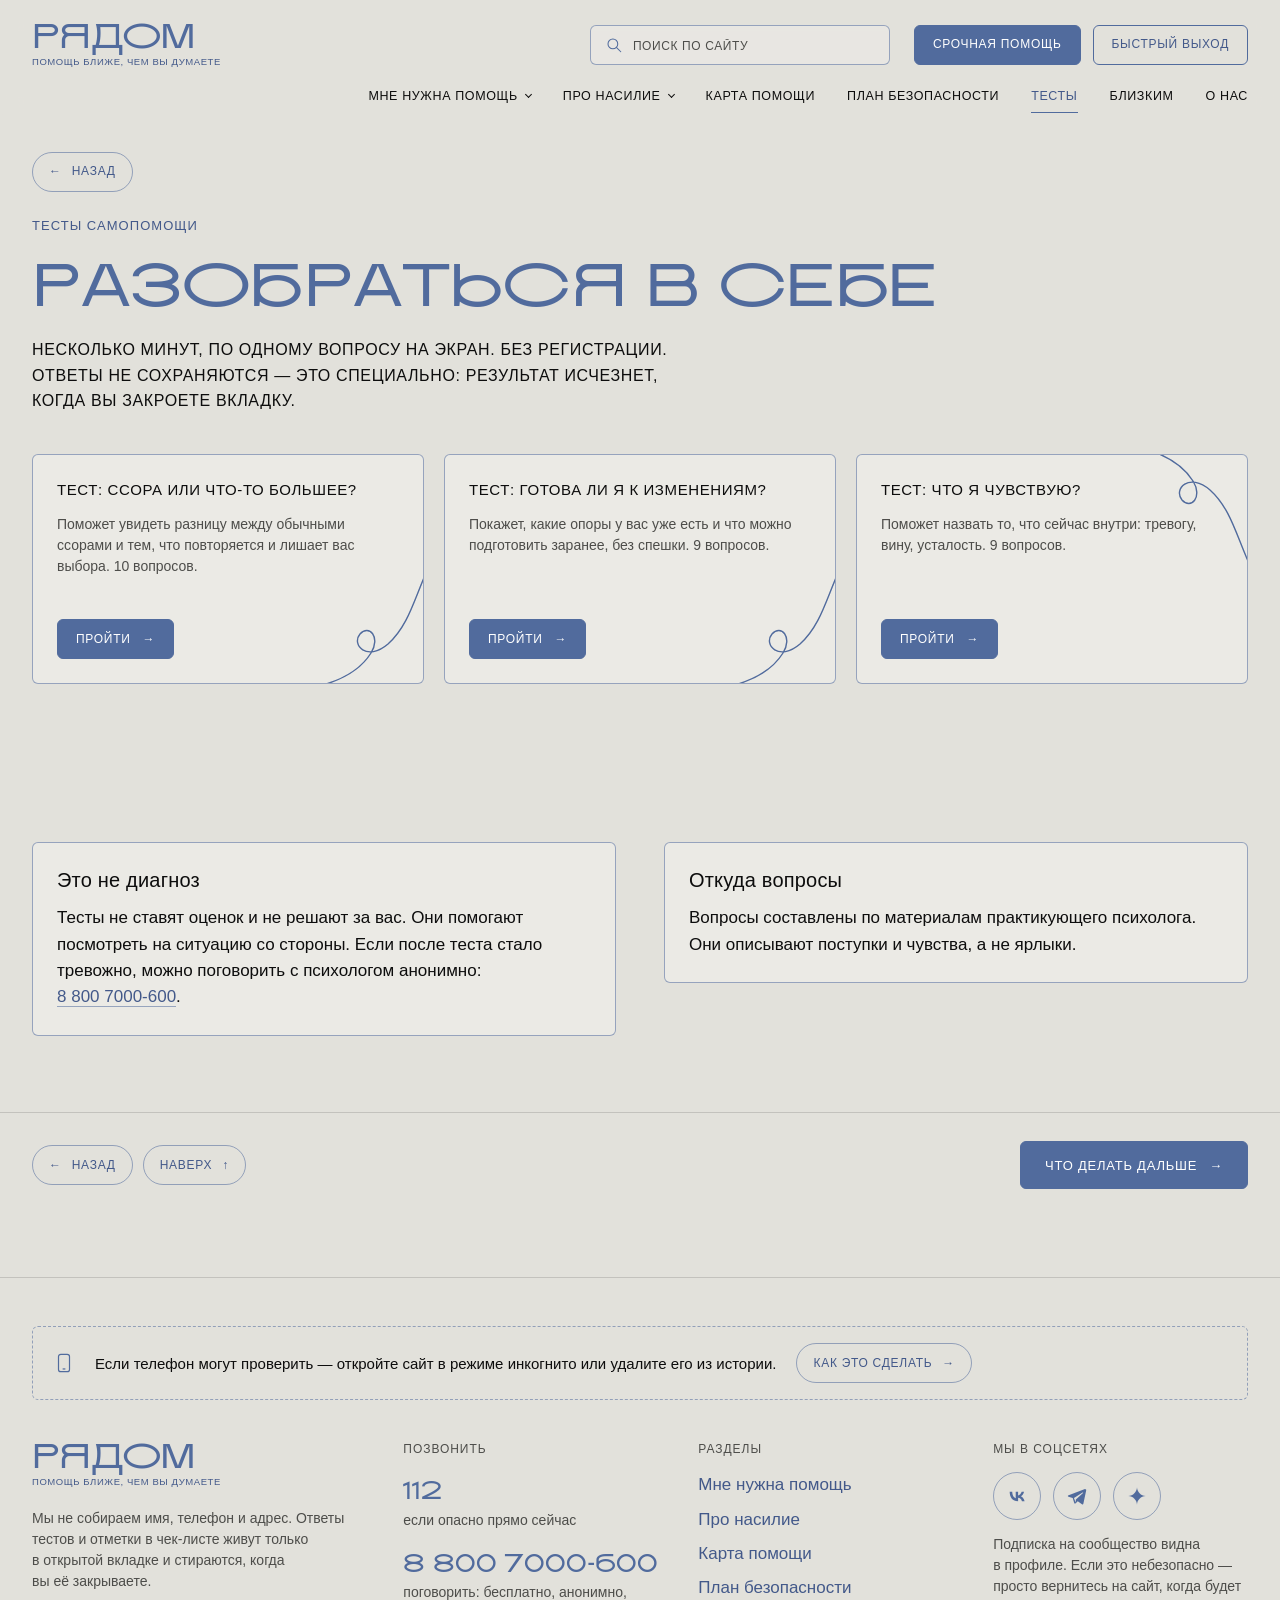
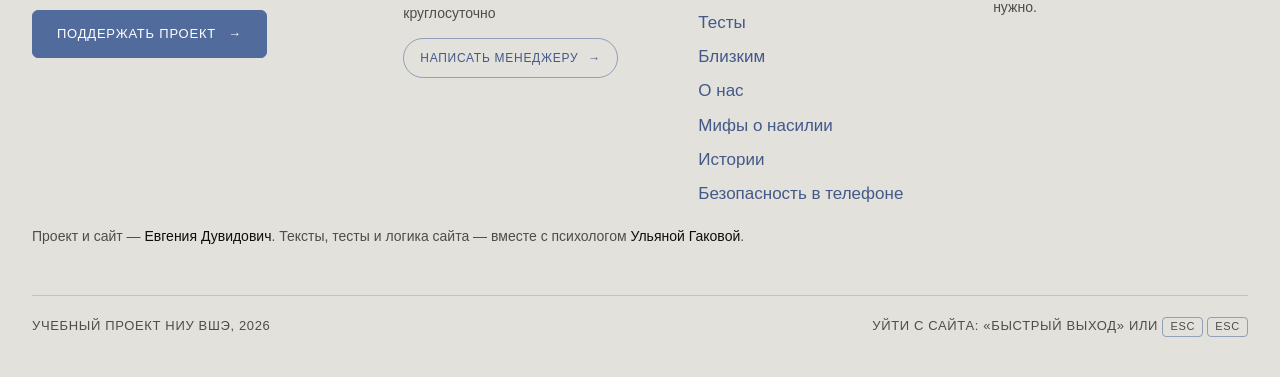
<file: tests.html>
<!doctype html>
<html lang="ru">
<head>
<meta charset="utf-8">
<meta name="viewport" content="width=device-width, initial-scale=1, viewport-fit=cover">
<!-- Нейтральное название вкладки на всех страницах: не выдаёт тему сайта -->
<title>рядом</title>
<meta name="description" content="Полезные материалы и ссылки">
<meta name="referrer" content="no-referrer">
<meta name="theme-color" content="#E2E1DB">
<meta property="og:type" content="website">
<meta property="og:title" content="рядом">
<meta property="og:description" content="Полезные материалы и ссылки">
<meta property="og:image" content="https://qwerf-o.github.io/rydom/img/og.png">
<meta name="twitter:card" content="summary_large_image">
<link rel="icon" href="img/favicon.svg" type="image/svg+xml">
<link rel="icon" href="img/favicon-32.png" sizes="32x32" type="image/png">
<link rel="apple-touch-icon" href="img/apple-touch-icon.png">
<link rel="stylesheet" href="css/style.css">
<!-- Яндекс Метрика. Вебвизор выключен: он записывает экран, в том числе ответы тестов -->
<script>
  (function(m,e,t,r,i,k,a){
    m[i]=m[i]||function(){(m[i].a=m[i].a||[]).push(arguments)};
    m[i].l=1*new Date();
    for (var j = 0; j < document.scripts.length; j++) {if (document.scripts[j].src === r) { return; }}
    k=e.createElement(t),a=e.getElementsByTagName(t)[0],k.async=1,k.src=r,a.parentNode.insertBefore(k,a)
  })(window, document, 'script', 'https://mc.yandex.ru/metrika/tag.js?id=113755284', 'ym');
  ym(113755284, 'init', {ssr: true, webvisor: false, clickmap: true, referrer: document.referrer, url: location.href, accurateTrackBounce: true, trackLinks: true});
</script>
<!-- /Яндекс Метрика -->
</head>
<body>
<noscript><div><img src="https://mc.yandex.ru/watch/113755284" style="position:absolute; left:-9999px;" alt=""></div></noscript>
<script src="js/layout.js"></script>

<main id="main">

  <section class="wrap page-head">
    <p class="eyebrow">Тесты самопомощи</p>
    <h1>Разобраться в себе</h1>
    <p class="lead">Несколько минут, по одному вопросу на экран. Без регистрации. Ответы не сохраняются — это специально: результат исчезнет, когда вы закроете вкладку.</p>
  </section>

  <section class="wrap" id="tests-list" aria-label="Выберите тест">
    <div class="grid grid-3">
      <a class="card card--test" href="#test-1" data-start="test-1" data-reveal>
        <p class="card-title"><b>Тест:</b> Ссора или что-то большее?</p>
        <p class="note">Поможет увидеть разницу между обычными ссорами и тем, что повторяется и лишает вас выбора. 10 вопросов.</p>
        <span class="card-foot btn btn--sm">Пройти <span class="arr" aria-hidden="true">→</span></span>
        <svg class="squiggle" data-sq="corner" data-draw aria-hidden="true"></svg>
      </a>
      <a class="card card--test" href="#test-2" data-start="test-2" data-reveal>
        <p class="card-title"><b>Тест:</b> Готова ли я к изменениям?</p>
        <p class="note">Покажет, какие опоры у вас уже есть и что можно подготовить заранее, без спешки. 9 вопросов.</p>
        <span class="card-foot btn btn--sm">Пройти <span class="arr" aria-hidden="true">→</span></span>
        <svg class="squiggle" data-sq="corner" data-draw aria-hidden="true"></svg>
      </a>
      <a class="card card--test alt" href="#test-3" data-start="test-3" data-reveal>
        <p class="card-title"><b>Тест:</b> Что я чувствую?</p>
        <p class="note">Поможет назвать то, что сейчас внутри: тревогу, вину, усталость. 9 вопросов.</p>
        <span class="card-foot btn btn--sm">Пройти <span class="arr" aria-hidden="true">→</span></span>
        <svg class="squiggle" data-sq="corner" data-draw aria-hidden="true"></svg>
      </a>
    </div>
  </section>

  <section class="wrap section--tight">
    <div class="test-box" id="test-box" aria-live="polite" hidden></div>
  </section>

  <section class="wrap section--tight">
    <div class="split">
      <div class="side-note">
        <h2>Это не диагноз</h2>
        <p>Тесты не ставят оценок и не решают за вас. Они помогают посмотреть на ситуацию со стороны. Если после теста стало тревожно, можно поговорить с психологом анонимно: <a class="link" href="tel:88007000600">8 800 7000-600</a>.</p>
      </div>
      <div class="side-note">
        <h2>Откуда вопросы</h2>
        <p>Вопросы составлены по материалам практикующего психолога. Они описывают поступки и чувства, а не ярлыки.</p>
      </div>
    </div>
  </section>

</main>

<script src="js/main.js"></script>
<script src="js/tests.js"></script>
</body>
</html>
</file>
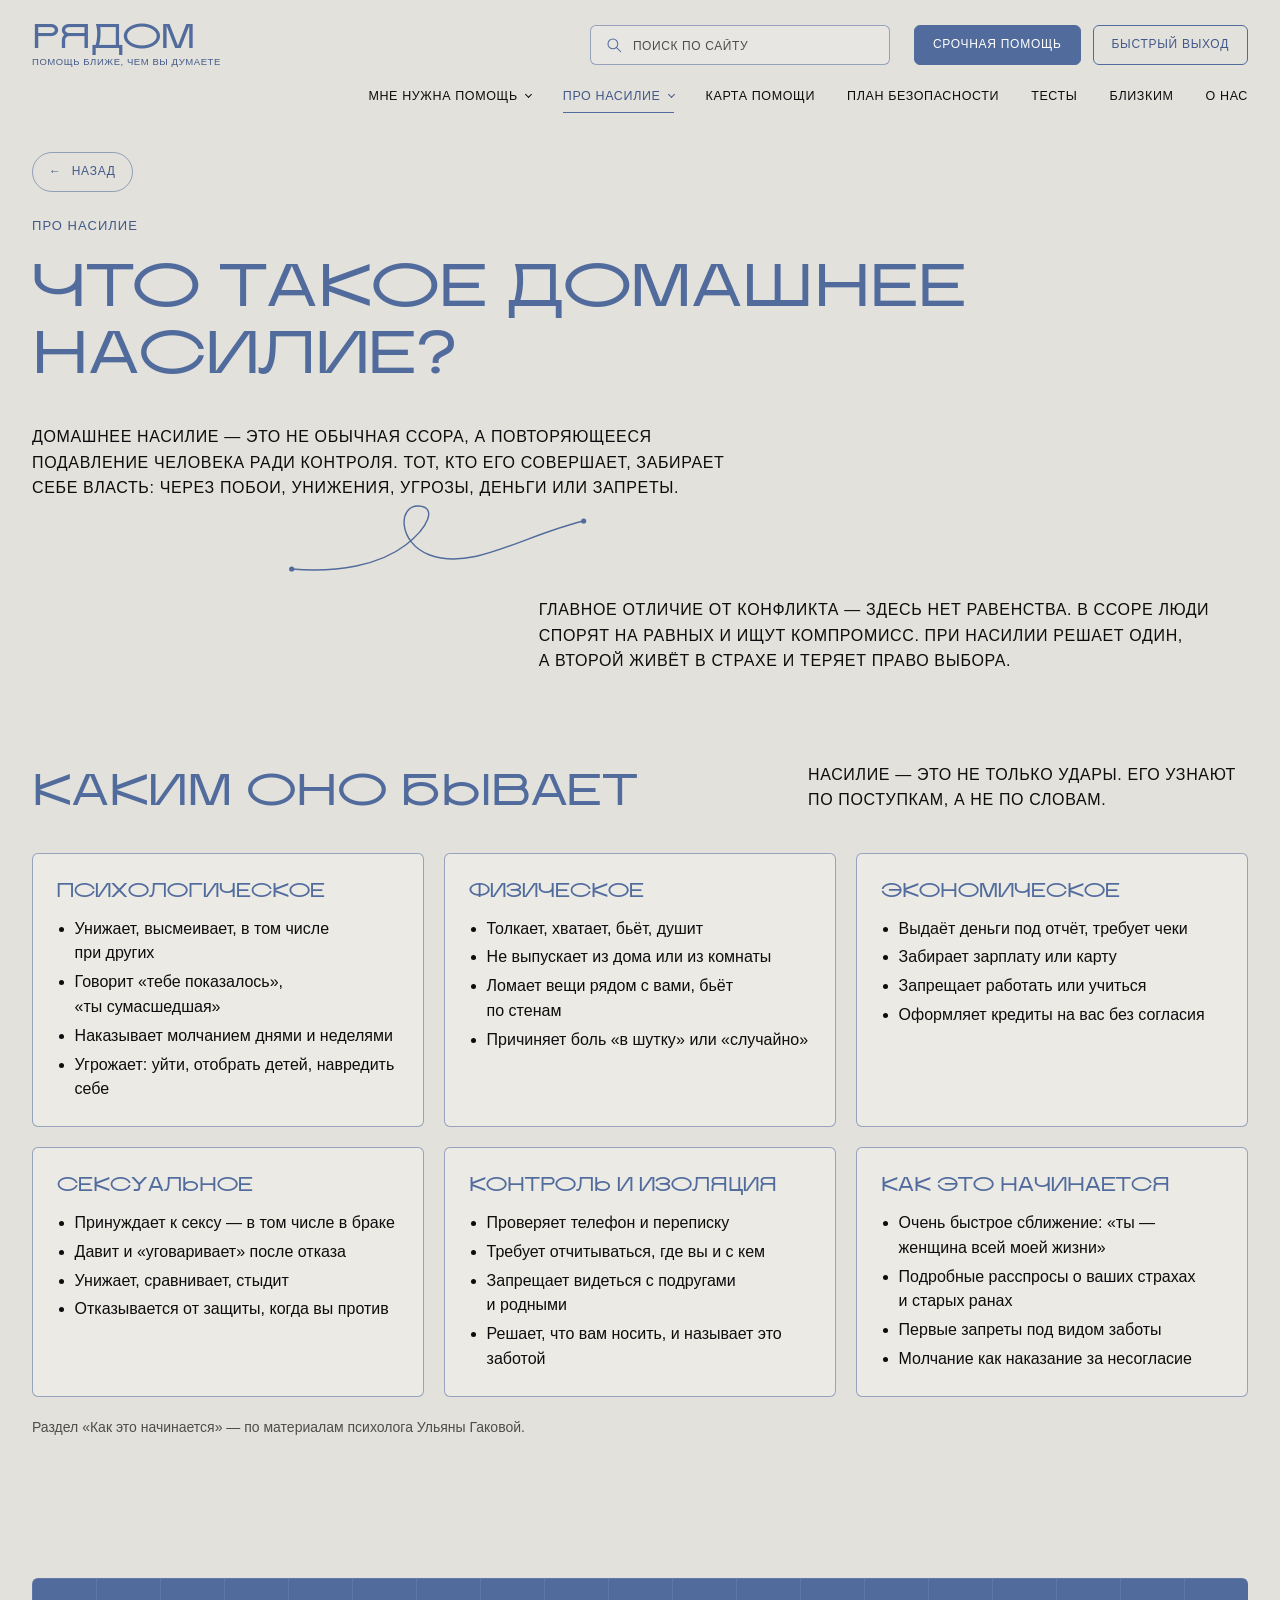
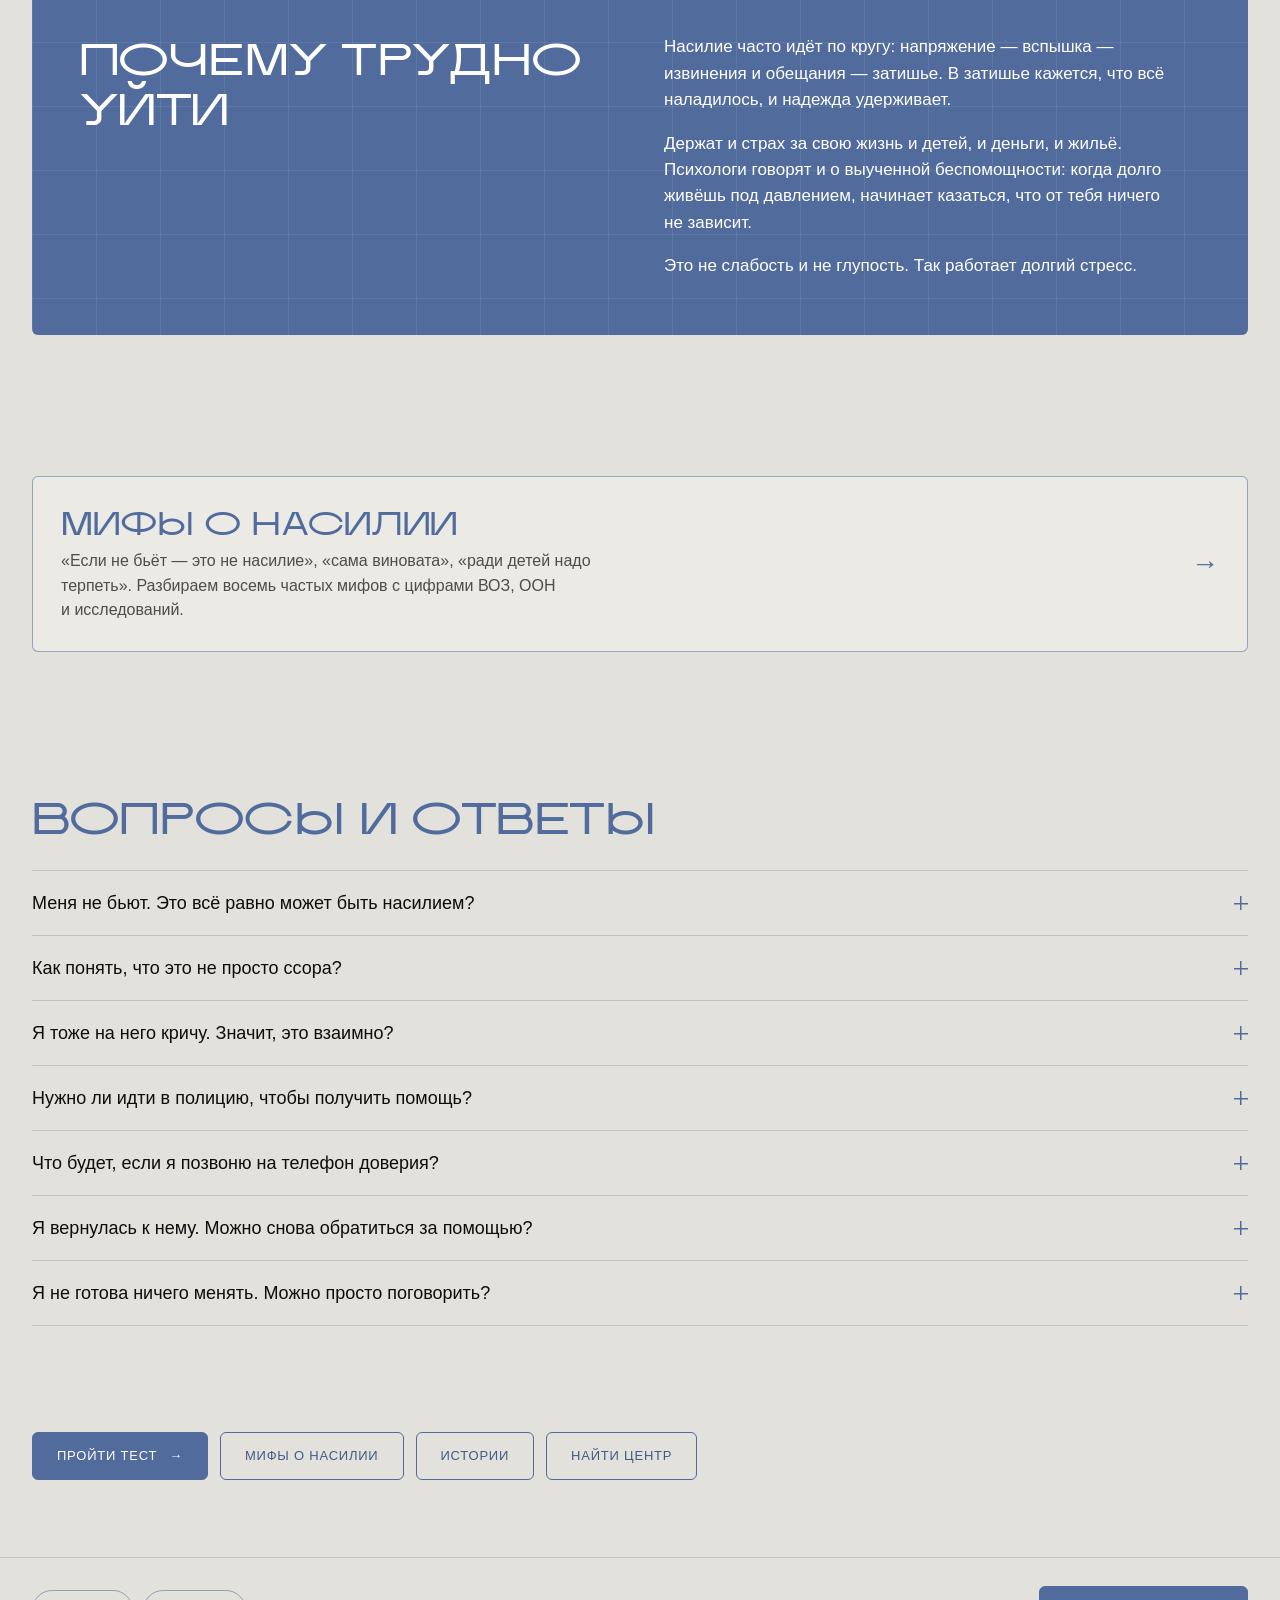
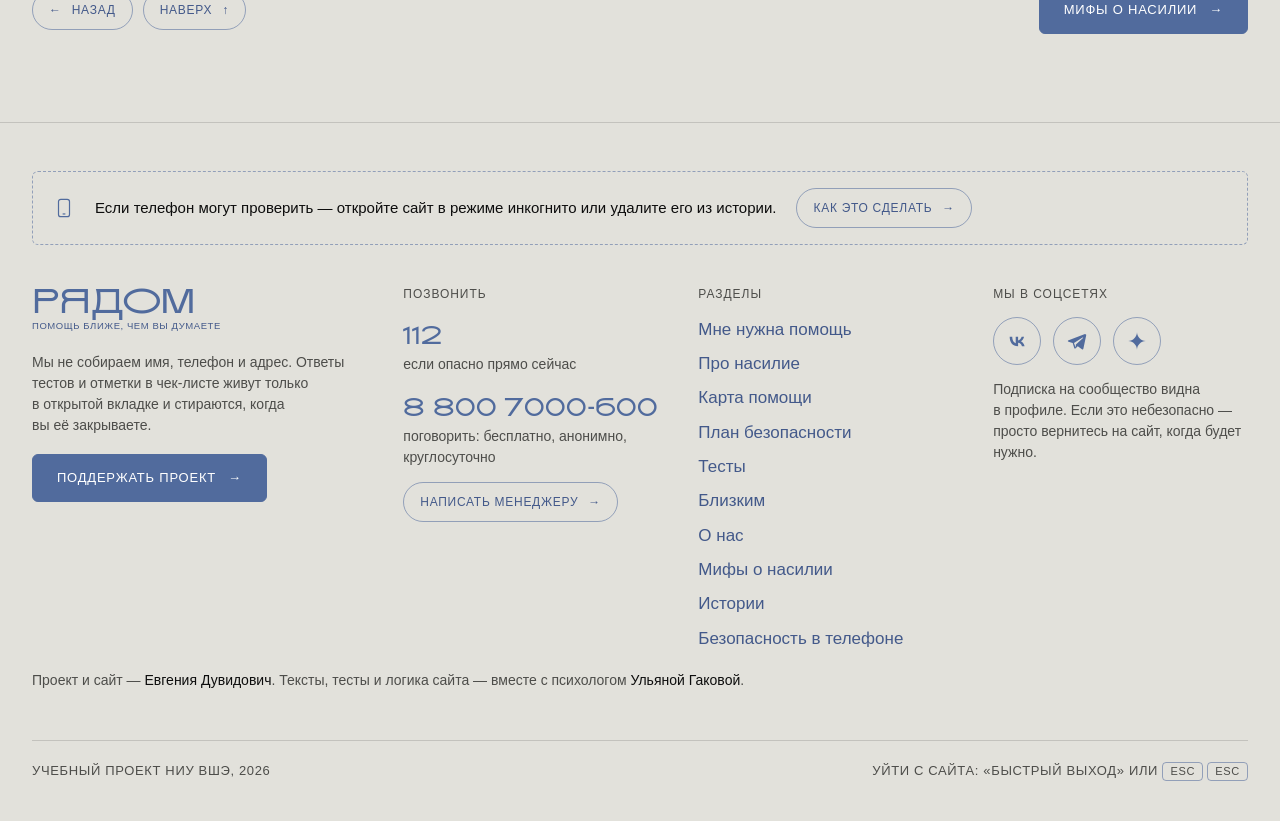
<file: violence.html>
<!doctype html>
<html lang="ru">
<head>
<meta charset="utf-8">
<meta name="viewport" content="width=device-width, initial-scale=1, viewport-fit=cover">
<!-- Нейтральное название вкладки на всех страницах: не выдаёт тему сайта -->
<title>рядом</title>
<meta name="description" content="Полезные материалы и ссылки">
<meta name="referrer" content="no-referrer">
<meta name="theme-color" content="#E2E1DB">
<meta property="og:type" content="website">
<meta property="og:title" content="рядом">
<meta property="og:description" content="Полезные материалы и ссылки">
<meta property="og:image" content="https://qwerf-o.github.io/rydom/img/og.png">
<meta name="twitter:card" content="summary_large_image">
<link rel="icon" href="img/favicon.svg" type="image/svg+xml">
<link rel="icon" href="img/favicon-32.png" sizes="32x32" type="image/png">
<link rel="apple-touch-icon" href="img/apple-touch-icon.png">
<link rel="stylesheet" href="css/style.css">
<!-- Яндекс Метрика. Вебвизор выключен: он записывает экран, в том числе ответы тестов -->
<script>
  (function(m,e,t,r,i,k,a){
    m[i]=m[i]||function(){(m[i].a=m[i].a||[]).push(arguments)};
    m[i].l=1*new Date();
    for (var j = 0; j < document.scripts.length; j++) {if (document.scripts[j].src === r) { return; }}
    k=e.createElement(t),a=e.getElementsByTagName(t)[0],k.async=1,k.src=r,a.parentNode.insertBefore(k,a)
  })(window, document, 'script', 'https://mc.yandex.ru/metrika/tag.js?id=113755284', 'ym');
  ym(113755284, 'init', {ssr: true, webvisor: false, clickmap: true, referrer: document.referrer, url: location.href, accurateTrackBounce: true, trackLinks: true});
</script>
<!-- /Яндекс Метрика -->
</head>
<body>
<noscript><div><img src="https://mc.yandex.ru/watch/113755284" style="position:absolute; left:-9999px;" alt=""></div></noscript>
<script src="js/layout.js"></script>

<main id="main">

  <section class="wrap page-head">
    <p class="eyebrow">Про насилие</p>
    <h1>Что такое домашнее насилие?</h1>
  </section>

  <section class="wrap">
    <div class="what-is">
      <p class="lead p1" data-reveal><b>Домашнее насилие</b> — это не обычная ссора, а повторяющееся подавление человека ради контроля. Тот, кто его совершает, забирает себе власть: через побои, унижения, угрозы, деньги или запреты.</p>
      <svg class="squiggle" data-sq="loop" data-draw aria-hidden="true"></svg>
      <p class="lead p2" data-reveal><b>Главное отличие от конфликта</b> — здесь нет равенства. В ссоре люди спорят на равных и ищут компромисс. При насилии решает один, а второй живёт в страхе и теряет право выбора.</p>
    </div>
  </section>

  <section class="wrap section" aria-labelledby="types-title">
    <div class="section-head">
      <h2 id="types-title" data-reveal>Каким оно бывает</h2>
      <p class="lead" data-reveal>Насилие — это не только удары. Его узнают по поступкам, а не по словам.</p>
    </div>
    <div class="grid grid-3 types">
      <article class="card type-card" data-reveal>
        <h3>Психологическое</h3>
        <ul>
          <li>Унижает, высмеивает, в том числе при других</li>
          <li>Говорит «тебе показалось», «ты сумасшедшая»</li>
          <li>Наказывает молчанием днями и неделями</li>
          <li>Угрожает: уйти, отобрать детей, навредить себе</li>
        </ul>
      </article>
      <article class="card type-card" data-reveal>
        <h3>Физическое</h3>
        <ul>
          <li>Толкает, хватает, бьёт, душит</li>
          <li>Не выпускает из дома или из комнаты</li>
          <li>Ломает вещи рядом с вами, бьёт по стенам</li>
          <li>Причиняет боль «в шутку» или «случайно»</li>
        </ul>
      </article>
      <article class="card type-card" data-reveal>
        <h3>Экономическое</h3>
        <ul>
          <li>Выдаёт деньги под отчёт, требует чеки</li>
          <li>Забирает зарплату или карту</li>
          <li>Запрещает работать или учиться</li>
          <li>Оформляет кредиты на вас без согласия</li>
        </ul>
      </article>
      <article class="card type-card" data-reveal>
        <h3>Сексуальное</h3>
        <ul>
          <li>Принуждает к сексу — в том числе в браке</li>
          <li>Давит и «уговаривает» после отказа</li>
          <li>Унижает, сравнивает, стыдит</li>
          <li>Отказывается от защиты, когда вы против</li>
        </ul>
      </article>
      <article class="card type-card" data-reveal>
        <h3>Контроль и изоляция</h3>
        <ul>
          <li>Проверяет телефон и переписку</li>
          <li>Требует отчитываться, где вы и с кем</li>
          <li>Запрещает видеться с подругами и родными</li>
          <li>Решает, что вам носить, и называет это заботой</li>
        </ul>
      </article>
      <article class="card type-card" data-reveal>
        <h3>Как это начинается</h3>
        <ul>
          <li>Очень быстрое сближение: «ты — женщина всей моей жизни»</li>
          <li>Подробные расспросы о ваших страхах и старых ранах</li>
          <li>Первые запреты под видом заботы</li>
          <li>Молчание как наказание за несогласие</li>
        </ul>
      </article>
    </div>
    <p class="note" style="margin-top:20px">Раздел «Как это начинается» — по материалам психолога Ульяны Гаковой.</p>
  </section>

  <section class="wrap section--tight" aria-labelledby="cycle-title">
    <div class="blue-block" data-reveal>
      <div class="split">
        <div>
          <h2 id="cycle-title">Почему трудно уйти</h2>
          <svg class="squiggle" data-sq="wave" data-draw aria-hidden="true" style="width:100%;max-width:360px;height:40px;margin-top:24px"></svg>
        </div>
        <div class="prose" style="color:#fff">
          <p>Насилие часто идёт по кругу: напряжение — вспышка — извинения и обещания — затишье. В затишье кажется, что всё наладилось, и надежда удерживает.</p>
          <p>Держат и страх за свою жизнь и детей, и деньги, и жильё. Психологи говорят и о выученной беспомощности: когда долго живёшь под давлением, начинает казаться, что от тебя ничего не зависит.</p>
          <p>Это не слабость и не глупость. Так работает долгий стресс.</p>
        </div>
      </div>
    </div>
  </section>

  <section class="wrap section" aria-labelledby="myths-title">
    <a class="big-link" href="myths.html" data-reveal>
      <h2 id="myths-title">Мифы о насилии</h2>
      <p>«Если не бьёт — это не насилие», «сама виновата», «ради детей надо терпеть». Разбираем восемь частых мифов с цифрами ВОЗ, ООН и исследований.</p>
      <span class="arr" aria-hidden="true">→</span>
    </a>
  </section>

  <section class="wrap section--tight" aria-labelledby="faq-title">
    <h2 id="faq-title" data-reveal>Вопросы и ответы</h2>
    <div class="accordion" style="margin-top:28px">
      <details>
        <summary>Меня не бьют. Это всё равно может быть насилием?</summary>
        <div class="answer"><p>Да. Контроль, унижения, наказание молчанием, деньги под отчёт — это тоже насилие. Его труднее заметить со стороны, но оно оставляет след: тревогу, вину, сомнения в себе.</p></div>
      </details>
      <details>
        <summary>Как понять, что это не просто ссора?</summary>
        <div class="answer"><p>Посмотрите, есть ли равенство. В ссоре оба могут высказаться и не боятся последствий. Если вы подбираете слова, чтобы не вызвать вспышку, и боитесь его реакции — это уже не ссора.</p><p><a class="link" href="tests.html#test-1">Тест «Ссора или что-то большее?»</a></p></div>
      </details>
      <details>
        <summary>Я тоже на него кричу. Значит, это взаимно?</summary>
        <div class="answer"><p>Крик в ответ на давление — частая реакция. Важно, кто кого боится и кто принимает решения. Если страшно вам, это не «взаимно».</p></div>
      </details>
      <details>
        <summary>Нужно ли идти в полицию, чтобы получить помощь?</summary>
        <div class="answer"><p>Нет. Центры и телефоны доверия помогают без заявления. Некоторые государственные центры просят справку о побоях или талон из полиции — это лучше уточнить при звонке.</p><p><a class="link" href="instruction.html#record">Как зафиксировать случай, если решите</a></p></div>
      </details>
      <details>
        <summary>Что будет, если я позвоню на телефон доверия?</summary>
        <div class="answer"><p>Вас выслушают. Имя называть не обязательно. Консультант поможет разобраться, что происходит, составить план безопасности и подскажет организации в вашем городе. Решать что-то сразу не нужно.</p><p>Телефон для женщин: <a class="link" href="tel:88007000600">8 800 7000-600</a>, бесплатно и круглосуточно.</p></div>
      </details>
      <details>
        <summary>Я вернулась к нему. Можно снова обратиться за помощью?</summary>
        <div class="answer"><p>Да. Многие уходят не с первого раза. Центры и линии помогают и тем, кто вернулся.</p></div>
      </details>
      <details>
        <summary>Я не готова ничего менять. Можно просто поговорить?</summary>
        <div class="answer"><p>Можно. Разговор с психологом ни к чему не обязывает. Иногда достаточно того, что вас выслушали и вам поверили.</p></div>
      </details>
    </div>
  </section>

  <section class="wrap section--tight">
    <div class="btn-row">
      <a class="btn" href="tests.html">Пройти тест <span class="arr" aria-hidden="true">→</span></a>
      <a class="btn btn--line" href="myths.html">Мифы о насилии</a>
      <a class="btn btn--line" href="stories.html">Истории</a>
      <a class="btn btn--line" href="map.html">Найти центр</a>
    </div>
  </section>

</main>

<script src="js/main.js"></script>
</body>
</html>
</file>
<file: css/style.css>
/* =========================================================
   рядом — общие стили
   Цвета, шрифты и размеры — в переменных ниже.
   Чтобы поменять шрифт, достаточно поправить --font-display / --font-text.
   ========================================================= */

/* IF Kica — шрифт автора для заголовков.
   В файлах шрифта строчные «и» и «й» перепутаны, у «Ё» нет точек,
   поэтому заголовки всегда набираются капсом (text-transform: uppercase). */
@font-face {
  font-family: "IF Kica";
  src: url("../fonts/ifkica-light.ttf") format("truetype");
  font-weight: 300;
  font-style: normal;
  font-display: swap;
}
@font-face {
  font-family: "IF Kica";
  src: url("../fonts/ifkica-regular.ttf") format("truetype");
  font-weight: 400;
  font-style: normal;
  font-display: swap;
}
@font-face {
  font-family: "IF Kica";
  src: url("../fonts/ifkica-bold.ttf") format("truetype");
  font-weight: 600 700;
  font-style: normal;
  font-display: swap;
}

:root {
  /* шрифты */
  --font-display: "IF Kica", "Helvetica Neue", Arial, sans-serif;
  --font-text: "Helvetica Neue", Helvetica, Arial, sans-serif;

  /* цвета из макета */
  --bg: #E2E1DB;          /* фон */
  --card: #EBEAE5;        /* светлые карточки */
  --card-hi: #F3F2EE;     /* плашки поверх карты */
  --blue: #516B9D;        /* акцент: заголовки, кнопки, линии */
  --blue-ink: #43598A;    /* синий для мелкого текста (контраст 5:1) */
  --blue-soft: rgba(81, 107, 157, .12);
  --ink: #0D0D0D;         /* основной текст */
  --muted: #4D4D4A;       /* второстепенный текст */
  --line: rgba(81, 107, 157, .55); /* тонкие рамки */
  --line-soft: rgba(13, 13, 13, .14);
  --on-blue: #FFFFFF;

  /* начертания */
  --w-light: 300;   /* капс, лиды, меню */
  --w-text: 400;    /* длинный текст */
  --w-accent: 500;  /* выделения */

  /* размеры */
  --radius: 6px;
  --wrap: 1240px;
  --gutter: 32px;
  --header-h: 116px;
  --section: 88px;
  --ease: cubic-bezier(.22, .61, .36, 1);
}

@media (max-width: 900px) {
  :root {
    --gutter: 16px;
    --header-h: 64px;
    --section: 56px;
  }
}

/* ---------- база ---------- */

*,
*::before,
*::after { box-sizing: border-box; }

html {
  -webkit-text-size-adjust: 100%;
  scroll-padding-top: calc(var(--header-h) + 16px);
}

body {
  margin: 0;
  background: var(--bg);
  color: var(--ink);
  font-family: var(--font-text);
  font-weight: var(--w-text);
  font-size: 17px;
  line-height: 1.55;
  -webkit-font-smoothing: antialiased;
  text-rendering: optimizeLegibility;
}

img, svg { display: block; max-width: 100%; }

h1, h2, h3, h4, p, ul, ol, figure, blockquote { margin: 0; }

a { color: inherit; }

button, input, select, textarea { font: inherit; color: inherit; }

button { cursor: pointer; }

:focus-visible {
  outline: 2px solid var(--blue-ink);
  outline-offset: 3px;
  border-radius: 2px;
}

.visually-hidden {
  position: absolute !important;
  width: 1px; height: 1px;
  margin: -1px; padding: 0;
  overflow: hidden;
  clip: rect(0 0 0 0);
  white-space: nowrap;
  border: 0;
}

.skip-link {
  position: absolute;
  left: 16px; top: -60px;
  z-index: 100;
  padding: 10px 16px;
  background: var(--blue);
  color: var(--on-blue);
  border-radius: var(--radius);
}
.skip-link:focus { top: 8px; }

.wrap {
  width: 100%;
  max-width: calc(var(--wrap) + var(--gutter) * 2);
  margin-inline: auto;
  padding-inline: var(--gutter);
}

/* ---------- типографика ---------- */

.display,
h1, h2,
.h-display {
  font-family: var(--font-display);
  font-weight: 300;
  text-transform: uppercase;
  color: var(--blue);
  letter-spacing: .01em;
  line-height: 1.12;
}

h1, .h1 { font-size: clamp(25px, 5.2vw, 60px); }
h2, .h2 { font-size: clamp(22px, 3.6vw, 44px); }
/* широкий шрифт: без переносов «ПРЯ-МО». Если слово не влезает, main.js (fitText) чуть уменьшает шрифт.
   break-word — запасной вариант, если и после уменьшения не влезло */
h1, h2, h3, .h-display, .entry-title, .quote, .card-title, .story-quote, .exit-banner-title, .story-card .who, .myth-side .m {
  overflow-wrap: break-word;
  -webkit-hyphens: manual;
  hyphens: manual;
}

h3, .h3 {
  font-family: var(--font-text);
  font-weight: var(--w-accent);
  font-size: 20px;
  line-height: 1.3;
}

/* короткий текст капсом, мелко и тонко — как пишет автор */
.caps {
  text-transform: uppercase;
  font-weight: var(--w-light);
  font-size: 13px;
  letter-spacing: .05em;
  line-height: 1.5;
}
.caps b, .caps strong { font-weight: var(--w-accent); }

.lead {
  text-transform: uppercase;
  font-weight: var(--w-light);
  font-size: 15px;
  letter-spacing: .04em;
  line-height: 1.6;
}
.lead b, .lead strong { font-weight: var(--w-accent); }

@media (min-width: 900px) {
  .lead { font-size: 16px; }
}
/* на телефоне длинный лид капсом читается тяжело: обычный регистр */
@media (max-width: 640px) {
  .lead { text-transform: none; letter-spacing: 0; font-size: 17px; line-height: 1.5; }
}

.eyebrow {
  display: inline-block;
  text-transform: uppercase;
  font-size: 13px;
  font-weight: var(--w-light);
  letter-spacing: .08em;
  color: var(--blue-ink);
}

.muted { color: var(--muted); }
.blue { color: var(--blue-ink); }

/* длинный текст: обычный регистр, от 17px */
.prose { max-width: 70ch; }
.prose > * + * { margin-top: 1em; }
.prose h3 { margin-top: 1.6em; }
.prose ul, .prose ol { padding-left: 1.2em; }
.prose li + li { margin-top: .4em; }
.prose strong { font-weight: var(--w-accent); }

.note {
  font-size: 14px;
  line-height: 1.5;
  color: var(--muted);
}

/* ---------- ссылки ---------- */

/* в тексте: тонкая линия всегда, при наведении поверх «пробегает» сплошная.
   Кнопки и ссылки-стрелки внутри .prose это правило не трогает. */
.prose a:not(.btn):not(.arrow-link):not(.pill-link),
.link {
  color: var(--blue-ink);
  text-decoration: none;
  background-image:
    linear-gradient(currentColor, currentColor),
    linear-gradient(var(--line), var(--line));
  background-size: 0% 1px, 100% 1px;
  background-position: 0 100%, 0 100%;
  background-repeat: no-repeat;
  transition: background-size .45s var(--ease);
  padding-bottom: 1px;
}
.prose a:not(.btn):not(.arrow-link):not(.pill-link):hover,
.link:hover,
.prose a:not(.btn):not(.arrow-link):not(.pill-link):focus-visible,
.link:focus-visible { background-size: 100% 1px, 100% 1px; }

/* отдельная ссылка, обведённая тонкой линией */
.pill-link {
  display: inline-flex;
  align-items: center;
  justify-content: center;
  gap: 10px;
  min-height: 40px;
  padding: 8px 16px;
  border: 1px solid var(--line);
  border-radius: 999px;
  color: var(--blue-ink);
  text-decoration: none;
  text-transform: uppercase;
  font-size: 12px;
  letter-spacing: .06em;
  line-height: 1.2;
  background: transparent;
  transition: background-color .25s, border-color .25s, color .25s;
}
.pill-link:hover,
.pill-link:focus-visible { background: var(--blue-soft); border-color: var(--blue); }
.pill-link .arr { display: inline-block; transition: transform .35s var(--ease); }
.pill-link:hover .arr { transform: translateX(5px); }
.pill-link .arr-back { display: inline-block; transition: transform .35s var(--ease); }
.pill-link:hover .arr-back { transform: translateX(-5px); }

/* ссылка-стрелка: «Читать →» */
.arrow-link {
  display: inline-flex;
  align-items: center;
  gap: 10px;
  min-height: 44px;
  color: var(--blue-ink);
  text-decoration: none;
  text-transform: uppercase;
  font-size: 13px;
  font-weight: var(--w-text);
  letter-spacing: .06em;
}
.arrow-link .arr,
.btn .arr {
  display: inline-block;
  transition: transform .35s var(--ease);
}
.arrow-link:hover .arr,
.arrow-link:focus-visible .arr,
.btn:hover .arr,
.btn:focus-visible .arr { transform: translateX(6px); }
.arrow-link span:first-child {
  background: linear-gradient(currentColor, currentColor) 0 100% / 0 1px no-repeat;
  transition: background-size .45s var(--ease);
}
.arrow-link:hover span:first-child,
.arrow-link:focus-visible span:first-child { background-size: 100% 1px; }

/* ---------- кнопки ---------- */

.btn {
  display: inline-flex;
  align-items: center;
  justify-content: center;
  gap: 12px;
  min-height: 48px;
  padding: 12px 24px;
  border: 1px solid var(--blue);
  border-radius: var(--radius);
  background: var(--blue);
  color: var(--on-blue);
  text-decoration: none;
  text-transform: uppercase;
  font-size: 13px;
  font-weight: var(--w-text);
  letter-spacing: .06em;
  line-height: 1.2;
  text-align: center;
  text-box: trim-both cap alphabetic; /* текст капсом ровно по центру по высоте */
  transition: background-color .25s, color .25s, border-color .25s, box-shadow .25s;
}
.btn:hover { background: #46608F; border-color: #46608F; box-shadow: 0 6px 18px -10px rgba(40, 55, 90, .6); }
.btn:active { transform: translateY(1px); }

.btn--line {
  background: transparent;
  color: var(--blue-ink);
  border-color: var(--blue);
}
.btn--line:hover { background: var(--blue-soft); color: var(--blue-ink); border-color: var(--blue); }

.btn--white {
  background: var(--card-hi);
  color: var(--blue-ink);
  border-color: var(--card-hi);
}
.btn--white:hover { background: #fff; border-color: #fff; color: var(--blue-ink); }

.btn--ghost-white {
  background: transparent;
  color: var(--on-blue);
  border-color: rgba(255, 255, 255, .7);
}
.btn--ghost-white:hover { background: rgba(255, 255, 255, .12); border-color: #fff; }

.btn--sm { min-height: 40px; padding: 8px 18px; font-size: 12px; }
.btn--wide { width: 100%; }

.btn-row {
  display: flex;
  flex-wrap: wrap;
  gap: 12px;
}

/* ---------- шапка ---------- */

.site-header {
  position: sticky;
  top: 0;
  z-index: 50;
  background: rgba(226, 225, 219, .72);
  -webkit-backdrop-filter: blur(14px) saturate(1.1);
  backdrop-filter: blur(14px) saturate(1.1);
  border-bottom: 1px solid transparent;
  transition: border-color .3s, background-color .3s;
}
.site-header .header-row,
.site-header .main-nav,
.site-header .logo-word,
.site-header .logo-tag { transition: padding .3s var(--ease), font-size .3s var(--ease), opacity .3s; }
/* при прокрутке шапка становится тоньше */
.site-header.is-scrolled { background: rgba(226, 225, 219, .66); }
@media (min-width: 901px) {
  .site-header.is-scrolled .header-row { padding-top: 8px; padding-bottom: 4px; }
  .site-header.is-scrolled .logo-word { font-size: 26px; }
  .site-header.is-scrolled .logo-tag { opacity: 0; height: 0; overflow: hidden; }
  .site-header.is-scrolled .main-nav { padding-bottom: 6px; }
}
.site-header.is-scrolled { border-bottom-color: var(--line-soft); }

.header-row {
  display: flex;
  align-items: center;
  gap: 24px;
  padding-top: 20px;
  padding-bottom: 12px;
}

.logo {
  display: flex;
  flex-direction: column;
  gap: 4px;
  margin-right: auto;
  color: var(--blue);
  text-decoration: none;
}
.logo-word {
  font-family: var(--font-display);
  font-weight: 300;
  font-size: 34px;
  line-height: .9;
  text-transform: uppercase;
  letter-spacing: .01em;
}
.logo-tag {
  font-size: 9.5px;
  text-transform: uppercase;
  letter-spacing: .06em;
  font-weight: var(--w-light);
  color: var(--blue-ink);
}

.search {
  position: relative;
  width: min(300px, 26vw);
}
.search-field {
  display: flex;
  align-items: center;
  gap: 8px;
  height: 40px;
  padding: 0 14px;
  border: 1px solid var(--line);
  border-radius: var(--radius);
  background: rgba(255, 255, 255, .2);
  transition: border-color .25s, background-color .25s;
}
.search-field:focus-within { border-color: var(--blue); background: rgba(255, 255, 255, .5); }
.search-field svg { flex: none; width: 18px; height: 18px; color: var(--blue); }
.search input {
  width: 100%;
  border: 0;
  background: none;
  outline: none;
  font-size: 15px;
}
.search input::placeholder {
  color: var(--muted);
  text-transform: uppercase;
  font-size: 12px;
  letter-spacing: .05em;
  font-weight: var(--w-light);
}
.search input::-webkit-search-cancel-button { -webkit-appearance: none; }

.search-results {
  position: absolute;
  left: 0; right: 0;
  top: calc(100% + 6px);
  z-index: 60;
  max-height: 60vh;
  overflow: auto;
  padding: 6px;
  border: 1px solid var(--line);
  border-radius: var(--radius);
  background: var(--card-hi);
  box-shadow: 0 18px 40px -20px rgba(20, 30, 50, .45);
}
.search-results[hidden] { display: none; }
.search-results a {
  display: block;
  padding: 10px 12px;
  border-radius: 4px;
  text-decoration: none;
  font-size: 15px;
  line-height: 1.35;
}
.search-results a small {
  display: block;
  color: var(--muted);
  font-size: 12px;
  text-transform: uppercase;
  letter-spacing: .04em;
}
.search-results a:hover,
.search-results a.is-active { background: var(--blue-soft); }
.search-results .empty { padding: 10px 12px; font-size: 14px; color: var(--muted); }

.header-actions {
  display: flex;
  align-items: center;
  gap: 12px;
}

.menu-toggle {
  display: none;
  width: 44px; height: 40px;
  padding: 0;
  border: 1px solid var(--line);
  border-radius: var(--radius);
  background: transparent;
  color: var(--blue);
}
.menu-toggle svg { margin: auto; }

.main-nav {
  display: flex;
  justify-content: flex-end;
  flex-wrap: wrap;
  gap: 6px 32px;
  padding-bottom: 14px;
}
.main-nav a {
  position: relative;
  padding: 6px 0;
  text-decoration: none;
  text-transform: uppercase;
  font-size: 12.5px;
  letter-spacing: .05em;
  font-weight: var(--w-text);
  color: var(--ink);
  background: linear-gradient(var(--blue), var(--blue)) 0 100% / 0 1px no-repeat;
  transition: background-size .45s var(--ease), color .25s;
}
.main-nav a:hover,
.main-nav a:focus-visible { background-size: 100% 1px; color: var(--blue-ink); }
.main-nav a[aria-current="page"] { color: var(--blue-ink); background-size: 100% 1px; }

.nav-item { position: relative; display: flex; align-items: center; }
.nav-item > a::after {
  content: "";
  display: inline-block;
  width: 5px; height: 5px;
  margin-left: 8px;
  border-right: 1px solid currentColor;
  border-bottom: 1px solid currentColor;
  transform: translateY(-3px) rotate(45deg);
}
.nav-drop {
  position: absolute;
  top: 100%;
  left: -18px;
  z-index: 70;
  min-width: 300px;
  padding: 14px 0 0;
  opacity: 0;
  visibility: hidden;
  transform: translateY(6px);
  transition: opacity .25s, transform .25s var(--ease), visibility .25s;
}
.nav-drop-inner {
  padding: 8px;
  border: 1px solid var(--line);
  border-radius: var(--radius);
  background: var(--card-hi);
  box-shadow: 0 22px 44px -24px rgba(20, 30, 50, .45);
}
.nav-item:hover .nav-drop,
.nav-item:focus-within .nav-drop { opacity: 1; visibility: visible; transform: none; }
.main-nav .nav-drop a {
  display: block;
  padding: 10px 12px;
  border-radius: 4px;
  background: none;
  text-transform: none;
  letter-spacing: 0;
  font-size: 15px;
  line-height: 1.3;
  color: var(--ink);
}
.main-nav .nav-drop a small {
  display: block;
  margin-top: 2px;
  font-size: 13px;
  color: var(--muted);
}
.main-nav .nav-drop a:hover,
.main-nav .nav-drop a:focus-visible { background: var(--blue-soft); color: var(--blue-ink); }
.main-nav .nav-drop a[aria-current="page"] { color: var(--blue-ink); background: var(--blue-soft); }

.mobile-panel { display: none; }

@media (max-width: 1100px) {
  .main-nav { gap: 6px 22px; }
  .search { width: 220px; }
}

@media (max-width: 900px) {
  .header-row { gap: 8px; padding-top: 10px; padding-bottom: 10px; }
  .logo-word { font-size: 24px; }
  .logo-tag { display: none; }
  .header-row > .search,
  .main-nav { display: none; }
  .header-actions { gap: 6px; }
  .header-actions .btn--sm { padding: 8px 12px; min-height: 40px; font-size: 11.5px; letter-spacing: .04em; }
  .menu-toggle { display: inline-flex; }
  .btn .full { display: none; }

  .mobile-panel {
    display: block;
    position: absolute;
    left: 0; right: 0; top: 100%;
    max-height: calc(100vh - var(--header-h));
    overflow: auto;
    padding: 8px var(--gutter) 24px;
    background: var(--bg);
    border-bottom: 1px solid var(--line-soft);
    box-shadow: 0 30px 40px -30px rgba(20, 30, 50, .35);
  }
  .mobile-panel[hidden] { display: none; }
  .mobile-panel .search { width: 100%; margin-bottom: 8px; }
  .mobile-panel .search-field { height: 48px; }
  .mobile-panel .search-results { position: static; margin-top: 6px; box-shadow: none; }
  .mobile-panel nav a {
    display: flex;
    justify-content: space-between;
    align-items: center;
    min-height: 52px;
    border-bottom: 1px solid var(--line-soft);
    text-decoration: none;
    text-transform: uppercase;
    font-size: 14px;
    letter-spacing: .05em;
  }
  .mobile-panel nav a[aria-current="page"] { color: var(--blue-ink); }
  .mobile-panel nav a.sub {
    min-height: 44px;
    padding-left: 18px;
    text-transform: none;
    letter-spacing: 0;
    font-size: 15px;
    color: var(--muted);
  }
  .mobile-panel .btn { width: 100%; margin-top: 16px; }
  .mobile-panel .note { margin-top: 16px; }
}
@media (min-width: 901px) {
  .btn .short { display: none; }
}
/* самые узкие телефоны (320–360): логотип и три кнопки в одну строку */
@media (max-width: 360px) {
  .header-row { gap: 6px; }
  .logo-word { font-size: 20px; }
  .header-actions { gap: 4px; }
  .header-actions .btn--sm { padding: 8px 9px; font-size: 11px; letter-spacing: .02em; }
  .menu-toggle { width: 40px; }
}

/* ---------- секции ---------- */

main { display: block; }

.section { padding-block: var(--section); }
.section--tight { padding-block: calc(var(--section) * .6); }
.section-head {
  display: flex;
  flex-wrap: wrap;
  align-items: flex-end;
  justify-content: space-between;
  gap: 16px 40px;
  margin-bottom: 40px;
}
.section-head .lead { max-width: 440px; }

.page-head {
  padding-top: 56px;
  padding-bottom: 40px;
}
.page-head .lead { max-width: 640px; margin-top: 20px; }
.page-head .eyebrow { margin-bottom: 14px; }
@media (max-width: 900px) {
  .page-head { padding-top: 32px; padding-bottom: 24px; }
}

.crumbs {
  display: flex;
  flex-wrap: wrap;
  gap: 8px;
  margin-bottom: 18px;
  font-size: 12px;
  text-transform: uppercase;
  letter-spacing: .05em;
  color: var(--muted);
}
.crumbs a { color: var(--muted); text-decoration: none; }
.crumbs a:hover { color: var(--blue-ink); }

.grid { display: grid; gap: 20px; }
.grid-2 { grid-template-columns: repeat(2, minmax(0, 1fr)); }
.grid-3 { grid-template-columns: repeat(3, minmax(0, 1fr)); }
.grid-4 { grid-template-columns: repeat(4, minmax(0, 1fr)); }
@media (max-width: 1000px) {
  .grid-4 { grid-template-columns: repeat(2, minmax(0, 1fr)); }
  .grid-3 { grid-template-columns: repeat(2, minmax(0, 1fr)); }
}
@media (max-width: 640px) {
  .grid-2, .grid-3, .grid-4 { grid-template-columns: minmax(0, 1fr); }
  .card { padding: 20px; }
}

.split {
  display: grid;
  grid-template-columns: minmax(0, 1fr) minmax(0, 1fr);
  gap: 48px;
  align-items: start;
}
@media (max-width: 900px) {
  .split { grid-template-columns: minmax(0, 1fr); gap: 32px; }
}

.divider {
  height: 1px;
  background: var(--line-soft);
  border: 0;
  margin: 0;
}

/* ---------- карточки ---------- */

.card {
  position: relative;
  display: flex;
  flex-direction: column;
  gap: 14px;
  padding: 24px;
  border: 1px solid var(--line);
  border-radius: var(--radius);
  background: var(--card);
  overflow: hidden;
}
.card .h3 { position: relative; }
.card p { position: relative; }

a.card,
.card--link {
  text-decoration: none;
  transition: transform .35s var(--ease), box-shadow .35s var(--ease), border-color .25s;
}
a.card:hover,
.card--link:hover {
  transform: translateY(-3px);
  border-color: var(--blue);
  box-shadow: 0 18px 36px -24px rgba(30, 45, 80, .45);
}
a.card:hover .arr { transform: translateX(6px); }

.card-title {
  text-transform: uppercase;
  font-size: 15px;
  font-weight: var(--w-light);
  letter-spacing: .04em;
  line-height: 1.4;
}
.card-title b { font-weight: var(--w-accent); }

.card .card-foot { margin-top: auto; }
.card .card-foot.btn,
.card .card-foot.arrow-link { align-self: flex-start; }

/* вход по состоянию (4 больших карточки на главной) */
@media (max-width: 1180px) and (min-width: 641px) {
  .entries { grid-template-columns: repeat(2, minmax(0, 1fr)); }
}
.entry {
  min-height: 260px;
  padding: 28px 24px 22px;
}
.entry .entry-num {
  font-family: var(--font-display);
  font-size: 14px;
  color: var(--blue);
}
.entry h2,
.entry .entry-title {
  font-family: var(--font-display);
  font-weight: 300;
  text-transform: uppercase;
  color: var(--blue);
  font-size: clamp(20px, 1.9vw, 24px);
  line-height: 1.2;
}
.entry p { font-size: 16px; color: var(--muted); }
.entry .entry-links {
  display: flex;
  flex-direction: column;
  margin-top: auto;
  border-top: 1px solid var(--line-soft);
  padding-top: 6px;
}
.entry .entry-links .arrow-link { justify-content: space-between; }
.entry--panic {
  background: var(--blue);
  border-color: var(--blue);
  color: var(--on-blue);
}
.entry--panic h2, .entry--panic .entry-num, .entry--panic .entry-title { color: var(--on-blue); }
.entry--panic p { color: rgba(255, 255, 255, .88); }
.entry--panic .entry-links { border-top-color: rgba(255, 255, 255, .3); }
.entry--panic .arrow-link { color: var(--on-blue); }
.entry button.arrow-link { border: 0; background: none; padding: 0; width: 100%; text-align: left; }

/* строка «Что вам сейчас ближе?» — только на телефоне */
.entry-jump { display: none; }
@media (max-width: 640px) {
  .entry-jump { display: flex; flex-wrap: wrap; gap: 8px; margin-bottom: 20px; }
  .entry-jump a,
  .entry-jump button {
    display: inline-flex;
    align-items: center;
    min-height: 40px;
    padding: 8px 14px;
    border: 1px solid var(--blue);
    border-radius: 999px;
    background: transparent;
    color: var(--blue-ink);
    font: inherit;
    font-size: 14px;
    text-decoration: none;
  }
  .entry-jump .entry-jump-sos { background: var(--blue); color: var(--on-blue); }
  .entry { padding: 22px 20px 14px; }
}

/* тест-карточка с росчерком в углу */
.card--test { min-height: 230px; padding-right: 36px; }
.card--test .squiggle {
  position: absolute;
  right: -6px; bottom: -6px;
  width: 120px; height: 120px;
  color: var(--blue);
  pointer-events: none;
}
.card--test.alt .squiggle { top: -10px; bottom: auto; right: -4px; transform: scaleY(-1); }

/* ---------- фото-заглушки ---------- */

.photo {
  position: relative;
  overflow: hidden;
  border-radius: 2px;
  background:
    radial-gradient(120% 80% at 20% 30%, rgba(255, 255, 255, .55), transparent 60%),
    radial-gradient(90% 90% at 80% 70%, rgba(13, 13, 13, .38), transparent 65%),
    radial-gradient(70% 60% at 60% 20%, rgba(81, 107, 157, .18), transparent 70%),
    linear-gradient(135deg, #CFCDC6, #A9A7A1);
  aspect-ratio: 4 / 3;
}
.photo::after {
  content: attr(data-label);
  position: absolute;
  left: 14px; bottom: 12px;
  font-size: 11px;
  text-transform: uppercase;
  letter-spacing: .08em;
  color: rgba(13, 13, 13, .6);
}
.photo--warm {
  background:
    radial-gradient(100% 70% at 30% 40%, rgba(255, 244, 230, .65), transparent 60%),
    radial-gradient(80% 80% at 75% 75%, rgba(120, 90, 70, .35), transparent 65%),
    linear-gradient(160deg, #D8D0C4, #B4AA9C);
}
.photo--dark {
  background:
    radial-gradient(80% 70% at 70% 30%, rgba(255, 255, 255, .35), transparent 60%),
    radial-gradient(90% 90% at 20% 80%, rgba(0, 0, 0, .5), transparent 70%),
    linear-gradient(135deg, #8E8C88, #4A4946);
}
.photo--dark::after { color: rgba(255, 255, 255, .75); }
img.photo { width: 100%; height: auto; object-fit: cover; }
.photo--tall { aspect-ratio: 4 / 5; }
.photo--wide { aspect-ratio: 16 / 9; }
.photo--square { aspect-ratio: 1; }

/* ---------- росчерки ---------- */

.squiggle {
  fill: none;
  stroke: currentColor;
  stroke-width: 1.4;
  stroke-linecap: round;
  stroke-linejoin: round;
  color: var(--blue);
  overflow: visible;
}
.squiggle .dot { fill: currentColor; stroke: none; }

/* ---------- чипы ---------- */

.chips { display: flex; flex-wrap: wrap; gap: 8px; }
.chip {
  display: inline-flex;
  align-items: center;
  gap: 6px;
  min-height: 30px;
  padding: 4px 12px;
  border: 1px solid var(--line);
  border-radius: 999px;
  font-size: 12px;
  text-transform: uppercase;
  letter-spacing: .04em;
  font-weight: var(--w-text);
  color: var(--blue-ink);
  background: transparent;
  line-height: 1.2;
}
.chip--solid { background: var(--blue); color: var(--on-blue); border-color: var(--blue); }
.chip--muted { color: var(--muted); border-color: var(--line-soft); }

/* фильтр-чипы (кнопки) */
.chip-toggle {
  min-height: 44px;
  padding: 8px 16px;
  cursor: pointer;
  transition: background-color .2s, color .2s, border-color .2s;
}
.chip-toggle:hover { background: var(--blue-soft); }
.chip-toggle[aria-pressed="true"] {
  background: var(--blue);
  border-color: var(--blue);
  color: var(--on-blue);
}
.chip-toggle[aria-pressed="true"]::before { content: "✓"; font-size: 12px; }

/* ---------- шаги ---------- */

.steps {
  list-style: none;
  padding: 0;
  counter-reset: step;
  display: grid;
  gap: 0;
}
.step {
  position: relative;
  display: grid;
  grid-template-columns: 72px minmax(0, 1fr);
  gap: 8px 24px;
  padding: 36px 0;
  border-top: 1px solid var(--line-soft);
}
.step:last-child { border-bottom: 1px solid var(--line-soft); }
.step-num {
  font-family: var(--font-display);
  font-size: 40px;
  font-weight: 300;
  color: var(--blue);
  line-height: 1;
}
.step h2,
.step h3 {
  font-family: var(--font-display);
  font-weight: 300;
  text-transform: uppercase;
  color: var(--blue);
  font-size: clamp(20px, 2.2vw, 26px);
  line-height: 1.2;
  margin-bottom: 12px;
}
.step .tag {
  display: inline-block;
  margin-bottom: 10px;
}
@media (max-width: 640px) {
  .step { grid-template-columns: minmax(0, 1fr); padding: 28px 0; }
  .step-num { font-size: 30px; }
}

/* ---------- телефон-плашка ---------- */

.phone-card {
  display: flex;
  flex-direction: column;
  gap: 6px;
  padding: 22px 24px;
  border-radius: var(--radius);
  border: 1px solid var(--line);
  background: var(--card);
  text-decoration: none;
  transition: border-color .25s, background-color .25s;
}
.phone-card:hover { border-color: var(--blue); background: var(--card-hi); }
.phone-card .num {
  font-family: var(--font-display);
  font-weight: 300;
  font-size: clamp(26px, 3vw, 34px);
  color: var(--blue);
  line-height: 1.1;
  white-space: nowrap;
}
.phone-card .nw { white-space: nowrap; }
.phone-card .what { font-size: 16px; }
.phone-card .caps { color: var(--muted); }

/* ---------- цитата ---------- */

.quote {
  font-family: var(--font-display);
  font-weight: 300;
  text-transform: uppercase;
  color: var(--blue);
  font-size: clamp(22px, 2.8vw, 34px);
  line-height: 1.25;
}

/* ---------- синяя секция с сеткой ---------- */

.blue-block {
  position: relative;
  border-radius: var(--radius);
  background-color: var(--blue);
  background-image:
    linear-gradient(rgba(255, 255, 255, .08) 1px, transparent 1px),
    linear-gradient(90deg, rgba(255, 255, 255, .08) 1px, transparent 1px);
  background-size: 64px 64px;
  color: var(--on-blue);
  padding: 56px 48px;
  overflow: hidden;
}
.blue-block h2, .blue-block h3, .blue-block .eyebrow { color: var(--on-blue); }
.blue-block .card {
  background: rgba(255, 255, 255, .06);
  border-color: rgba(255, 255, 255, .45);
  color: var(--on-blue);
}
.blue-block .card p { color: rgba(255, 255, 255, .9); }
.blue-block .arrow-link { color: var(--on-blue); }
.blue-block .note { color: rgba(255, 255, 255, .85); }
.blue-block .squiggle { color: rgba(255, 255, 255, .8); }
@media (max-width: 640px) {
  .blue-block { padding: 36px 20px; }
}

/* ---------- аккордеон (details) ---------- */

.accordion { border-top: 1px solid var(--line-soft); }
.accordion details { border-bottom: 1px solid var(--line-soft); }
.accordion summary {
  display: flex;
  align-items: center;
  justify-content: space-between;
  gap: 24px;
  min-height: 64px;
  padding: 18px 0;
  cursor: pointer;
  list-style: none;
  font-size: 18px;
  font-weight: var(--w-accent);
  line-height: 1.35;
}
.accordion summary::-webkit-details-marker { display: none; }
.accordion summary::after {
  content: "";
  flex: none;
  width: 14px; height: 14px;
  background:
    linear-gradient(var(--blue), var(--blue)) center / 14px 1.5px no-repeat,
    linear-gradient(var(--blue), var(--blue)) center / 1.5px 14px no-repeat;
  transition: transform .35s var(--ease);
}
.accordion details[open] summary::after { transform: rotate(45deg); }
.accordion summary:hover { color: var(--blue-ink); }
.accordion .answer { padding: 0 0 24px; max-width: 70ch; }
.accordion .answer > * + * { margin-top: .8em; }

/* маленький раскрывающийся блок внутри карточки */
.mini-details { border-top: 1px solid var(--line-soft); }
.mini-details summary {
  display: flex;
  justify-content: space-between;
  align-items: center;
  min-height: 44px;
  cursor: pointer;
  list-style: none;
  text-transform: uppercase;
  font-size: 12.5px;
  letter-spacing: .05em;
  color: var(--blue-ink);
}
.mini-details summary::-webkit-details-marker { display: none; }
.mini-details summary::after { content: "+"; font-size: 18px; transition: transform .3s var(--ease); }
.mini-details[open] summary::after { transform: rotate(45deg); }
.mini-details .inner { padding-bottom: 14px; font-size: 16px; }

/* ---------- подсказка про безопасность ---------- */

.safety-hint {
  display: flex;
  flex-wrap: wrap;
  align-items: center;
  gap: 8px 20px;
  padding: 16px 20px;
  border: 1px dashed var(--line);
  border-radius: var(--radius);
  font-size: 15px;
}
.safety-hint svg { flex: none; color: var(--blue); }
.kbd {
  display: inline-block;
  padding: 1px 7px;
  border: 1px solid var(--line);
  border-radius: 4px;
  font-size: .85em;
  line-height: 1.4;
}

/* ---------- подвал ---------- */

.site-footer {
  margin-top: var(--section);
  padding-top: 48px;
  padding-bottom: 40px;
  border-top: 1px solid var(--line-soft);
}
.footer-grid {
  display: grid;
  grid-template-columns: 1.3fr 1fr 1fr 1fr;
  gap: 40px;
  margin-top: 40px;
}
.footer-grid h2 {
  font-family: var(--font-text);
  font-size: 12px;
  font-weight: var(--w-text);
  letter-spacing: .08em;
  color: var(--muted);
  margin-bottom: 14px;
}
.footer-grid ul { list-style: none; padding: 0; display: grid; gap: 8px; }
.footer-grid li a { text-decoration: none; }
.footer-phone {
  display: block;
  font-family: var(--font-display);
  font-weight: 300;
  font-size: 24px;
  color: var(--blue);
  text-decoration: none;
  white-space: nowrap;
}
.footer-phone + .note { margin-bottom: 14px; }
.socials { display: flex; gap: 12px; }
.socials a {
  display: grid;
  place-items: center;
  width: 48px; height: 48px;
  border: 1px solid var(--line);
  border-radius: 50%;
  color: var(--blue);
  transition: background-color .25s, color .25s, transform .3s var(--ease);
}
.socials a:hover { background: var(--blue); color: var(--on-blue); transform: translateY(-2px); }
.socials svg { width: 22px; height: 22px; }
.footer-bottom {
  display: flex;
  flex-wrap: wrap;
  justify-content: space-between;
  gap: 12px 32px;
  margin-top: 48px;
  padding-top: 20px;
  border-top: 1px solid var(--line-soft);
}
@media (max-width: 900px) {
  .footer-grid { grid-template-columns: 1fr 1fr; gap: 32px; }
}
@media (max-width: 560px) {
  .footer-grid { grid-template-columns: minmax(0, 1fr); }
}

/* ---------- экран «Срочная помощь» ---------- */

.urgent {
  width: min(640px, calc(100vw - 24px));
  max-height: calc(100dvh - 24px);
  padding: 0;
  border: 1px solid var(--line);
  border-radius: var(--radius);
  background: var(--bg);
  color: var(--ink);
  overflow: auto;
}
.urgent::backdrop { background: rgba(30, 38, 55, .55); -webkit-backdrop-filter: blur(4px); backdrop-filter: blur(4px); }
.urgent[open] { animation: urgent-in .35s var(--ease); }
@keyframes urgent-in { from { opacity: 0; transform: translateY(12px); } }
.urgent-inner { padding: 28px 24px 24px; display: grid; grid-template-columns: minmax(0, 1fr); gap: 14px; }
.urgent-top { display: flex; justify-content: space-between; align-items: flex-start; gap: 16px; }
.urgent-top h2 { flex: 1; min-width: 0; }
.urgent-close { flex: none; }
.urgent h2 { font-size: clamp(22px, 4vw, 30px); }
.urgent-close {
  flex: none;
  width: 44px; height: 44px;
  border: 1px solid var(--line);
  border-radius: 50%;
  background: transparent;
  color: var(--blue);
  font-size: 22px;
  line-height: 1;
}
.urgent .phone-card .num { font-size: 34px; }
@media (max-width: 640px) {
  .urgent { overflow-x: hidden; }
  .urgent-inner { padding: 20px 16px 18px; gap: 12px; }
  .urgent .phone-card { padding: 18px 16px; }
  .urgent .phone-card .num { font-size: 30px; white-space: normal; }
}
.urgent .phone-card--main { background: var(--blue); border-color: var(--blue); color: var(--on-blue); }
.urgent .phone-card--main .num,
.urgent .phone-card--main .caps { color: var(--on-blue); }
.urgent-exit {
  display: grid;
  gap: 10px;
  padding: 16px;
  border: 1px dashed var(--line);
  border-radius: var(--radius);
}

/* ---------- анимации появления ---------- */

/* срабатывают только если загрузился JS (класс .js на <html>) */
.js [data-reveal] {
  opacity: 0;
  transform: translateY(18px);
  transition: opacity .8s var(--ease), transform .8s var(--ease);
}
.js [data-reveal].is-in { opacity: 1; transform: none; }

.js .photo[data-reveal] {
  transform: none;
  filter: blur(14px);
  transition: opacity 1s var(--ease), filter 1.2s var(--ease);
}
.js .photo[data-reveal].is-in { filter: blur(0); }

/* росчерки «рисуются» */
.js .squiggle[data-draw] path {
  stroke-dasharray: 1;
  stroke-dashoffset: 1;
  transition: stroke-dashoffset 1.8s var(--ease) .15s;
}
.js .squiggle[data-draw] .dot { opacity: 0; transition: opacity .4s 1.6s; }
.js .squiggle[data-draw].is-in path { stroke-dashoffset: 0; }
.js .squiggle[data-draw].is-in .dot { opacity: 1; }

@media (prefers-reduced-motion: reduce) {
  *, *::before, *::after {
    animation-duration: .01ms !important;
    animation-iteration-count: 1 !important;
    transition-duration: .01ms !important;
    transition-delay: 0s !important;
    scroll-behavior: auto !important;
  }
  .js [data-reveal] { opacity: 1; transform: none; filter: none; }
  .js .squiggle[data-draw] path { stroke-dashoffset: 0; }
  .js .squiggle[data-draw] .dot { opacity: 1; }
}

/* =========================================================
   Главная
   ========================================================= */

.hero {
  display: grid;
  grid-template-columns: minmax(0, 1.05fr) minmax(0, 1fr);
  gap: 56px;
  align-items: center;
  padding-top: 40px;
}
.hero .photo { aspect-ratio: 16 / 10.5; }
.hero-text { position: relative; }
.hero-text h1 { font-size: clamp(40px, 6vw, 76px); margin-bottom: 18px; }
.hero-text .lead + .lead { margin-top: 18px; }
.hero-text .squiggle { width: 120px; height: 46px; margin: 6px 0 4px 120px; }
@media (max-width: 900px) {
  .hero { grid-template-columns: minmax(0, 1fr); gap: 24px; padding-top: 20px; }
  .hero .photo { order: 2; }
  .hero-text .squiggle { margin-left: 40px; }
}
/* на телефоне четыре входа должны быть видны сразу: фото и второй абзац прячем */
@media (max-width: 640px) {
  .entry { min-height: 0; }
  .hero--home .photo,
  .hero--home .squiggle,
  .hero--home .lead + .squiggle + .lead { display: none; }
  .hero--home .hero-text h1 { font-size: 34px; margin-bottom: 10px; }
  .hero--home + .section--tight { padding-top: 24px; }
}

.exit-hint {
  display: flex;
  flex-wrap: wrap;
  gap: 8px 28px;
  align-items: center;
  justify-content: space-between;
  margin-top: 24px;
}

.what-is {
  position: relative;
  display: grid;
  grid-template-columns: repeat(12, minmax(0, 1fr));
  row-gap: 8px;
}
.what-is .p1 { grid-column: 1 / span 7; }
.what-is .p2 { grid-column: 6 / span 7; }
.what-is .squiggle { grid-column: 3 / span 4; height: 90px; width: 100%; margin-top: -10px; }
@media (max-width: 900px) {
  .what-is .p1, .what-is .p2 { grid-column: 1 / -1; }
  .what-is .squiggle { grid-column: 2 / -2; height: 60px; }
}

.tests-layout {
  display: grid;
  grid-template-columns: minmax(0, 1.25fr) minmax(0, 1fr);
  gap: 48px;
  align-items: stretch;
}
.tests-layout .photo { aspect-ratio: auto; min-height: 420px; height: 100%; }
@media (max-width: 900px) {
  .tests-layout { grid-template-columns: minmax(0, 1fr); }
  .tests-layout .photo { min-height: 240px; }
}

.stats {
  display: grid;
  grid-template-columns: repeat(4, minmax(0, 1fr));
  gap: 14px;
}
.stat {
  padding: 16px 18px 18px;
  border-radius: 10px;
  background: var(--card-hi);
  box-shadow: 0 10px 30px -22px rgba(20, 30, 50, .4);
}
.stat .caps { color: var(--muted); font-size: 11px; display: block; }
.stat .num {
  display: block;
  margin-top: 6px;
  font-family: var(--font-display);
  font-weight: 300;
  font-size: clamp(34px, 4vw, 52px);
  line-height: 1;
  color: var(--ink);
}
@media (max-width: 760px) {
  .stats { grid-template-columns: repeat(2, minmax(0, 1fr)); }
}
@media (max-width: 400px) {
  .stats { gap: 10px; }
  .stat { padding: 14px 12px 16px; }
}

.map-panel {
  position: relative;
  padding: 18px;
  border-radius: var(--radius);
  background:
    radial-gradient(100% 70% at 50% 60%, rgba(255, 255, 255, .35), transparent 70%),
    #DCDBD4;
}
.map-panel .stats { position: relative; z-index: 2; }

/* =========================================================
   Карта России
   ========================================================= */

.ru-map { position: relative; margin-top: 8px; }
.ru-map svg { width: 100%; height: auto; overflow: visible; }
.ru-map .land { fill: rgba(81, 107, 157, .32); }
.ru-map .pin { cursor: pointer; outline: none; }
.ru-map .pin circle.halo { fill: rgba(81, 107, 157, .18); transition: r .3s var(--ease); }
.ru-map .pin circle.core { fill: var(--blue); stroke: var(--bg); stroke-width: .25; transition: fill .2s; }
.ru-map .pin:hover circle.core,
.ru-map .pin:focus-visible circle.core,
.ru-map .pin.is-active circle.core { fill: var(--ink); }
.ru-map .pin:focus-visible circle.halo,
.ru-map .pin.is-active circle.halo { fill: rgba(13, 13, 13, .16); }
.ru-map .pin text {
  font-family: var(--font-text);
  font-size: 1.15px;
  text-transform: uppercase;
  letter-spacing: .05em;
  fill: var(--ink);
  paint-order: stroke;
  stroke: rgba(226, 225, 219, .9);
  stroke-width: .45px;
}
@media (max-width: 640px) {
  .ru-map .pin text { font-size: 2.2px; }
}
.map-tip {
  position: absolute;
  z-index: 5;
  pointer-events: none;
  padding: 6px 10px;
  border-radius: 4px;
  background: var(--ink);
  color: #fff;
  font-size: 13px;
  line-height: 1.3;
  white-space: nowrap;
  transform: translate(-50%, calc(-100% - 10px));
}
.map-tip[hidden] { display: none; }
.map-legend {
  display: flex;
  flex-wrap: wrap;
  gap: 6px 20px;
  margin-top: 8px;
}

/* фильтры */
.filters {
  display: grid;
  gap: 22px;
  padding: 24px;
  border: 1px solid var(--line);
  border-radius: var(--radius);
  background: var(--card);
}
.filter-group { display: grid; gap: 10px; }
.filter-group > .caps { color: var(--muted); }
.select {
  position: relative;
}
.select select {
  width: 100%;
  min-height: 48px;
  padding: 10px 40px 10px 14px;
  border: 1px solid var(--line);
  border-radius: var(--radius);
  background: var(--card-hi);
  font-size: 16px;
  -webkit-appearance: none;
  appearance: none;
}
.select::after {
  content: "";
  position: absolute;
  right: 16px; top: 50%;
  width: 8px; height: 8px;
  border-right: 1.5px solid var(--blue);
  border-bottom: 1.5px solid var(--blue);
  transform: translateY(-70%) rotate(45deg);
  pointer-events: none;
}
.filters-foot {
  display: flex;
  flex-wrap: wrap;
  justify-content: space-between;
  align-items: center;
  gap: 12px;
}
.reset-btn {
  border: 0;
  background: none;
  padding: 8px 0;
  min-height: 44px;
  color: var(--blue-ink);
  text-transform: uppercase;
  font-size: 12.5px;
  letter-spacing: .05em;
  text-decoration: underline;
  text-underline-offset: 4px;
}

.map-layout {
  display: grid;
  grid-template-columns: minmax(0, 340px) minmax(0, 1fr);
  gap: 32px;
  align-items: start;
}
.map-layout .filters { position: sticky; top: calc(var(--header-h) + 16px); }
@media (max-width: 960px) {
  .map-layout { grid-template-columns: minmax(0, 1fr); }
  .map-layout .filters { position: static; }
}

.results-head {
  display: flex;
  flex-wrap: wrap;
  justify-content: space-between;
  align-items: baseline;
  gap: 8px 24px;
  margin-bottom: 18px;
}
.results-count {
  font-family: var(--font-display);
  font-weight: 300;
  text-transform: uppercase;
  color: var(--blue);
  font-size: 22px;
}
.results { display: grid; gap: 16px; }
.results-more {
  padding: 20px;
  border: 1px dashed var(--line);
  border-radius: var(--radius);
  font-size: 15px;
}

/* карточка центра */
.center {
  gap: 12px;
  padding: 24px;
}
.center-top {
  display: flex;
  flex-wrap: wrap;
  gap: 6px 16px;
  color: var(--muted);
}
.center h3 { font-size: 20px; }
.center .conds {
  display: grid;
  grid-template-columns: repeat(3, minmax(0, 1fr));
  gap: 8px;
}
.cond {
  padding: 10px 12px;
  border-radius: 4px;
  background: rgba(255, 255, 255, .45);
  font-size: 14px;
  line-height: 1.3;
}
.cond .caps { display: block; font-size: 11px; color: var(--muted); }
.cond strong { font-weight: var(--w-accent); }
.cond.is-yes strong::before { content: "✓ "; color: var(--blue-ink); }
.cond.is-no strong::before { content: "✕ "; }
.cond.is-unknown strong { color: var(--muted); font-weight: var(--w-text); }
.cond.is-unknown strong::before { content: "? "; }
@media (max-width: 560px) {
  .center .conds { grid-template-columns: minmax(0, 1fr); }
}
.center .known { font-size: 16px; }
.center .contacts {
  display: flex;
  flex-wrap: wrap;
  gap: 10px 20px;
  align-items: center;
}
.center .contacts .phones { font-size: 16px; }
.center .contacts .phones a {
  color: var(--blue-ink);
  font-weight: var(--w-accent);
  white-space: nowrap;
}
.center .status {
  display: flex;
  gap: 10px;
  align-items: flex-start;
  padding-top: 12px;
  border-top: 1px solid var(--line-soft);
  font-size: 14px;
  color: var(--muted);
}
.center .status svg { flex: none; margin-top: 2px; color: var(--blue); }
.say-phrase {
  padding: 14px 16px;
  border-left: 2px solid var(--blue);
  background: rgba(255, 255, 255, .45);
  font-size: 16px;
}

/* =========================================================
   Тесты
   ========================================================= */

.test-box {
  border: 1px solid var(--line);
  border-radius: var(--radius);
  background: var(--card);
  padding: clamp(20px, 4vw, 48px);
  scroll-margin-top: calc(var(--header-h) + 16px);
}
.test-box[hidden] { display: none; }
.test-progress {
  display: flex;
  align-items: center;
  gap: 16px;
  margin-bottom: 28px;
}
.test-progress .bar {
  flex: 1;
  height: 2px;
  background: var(--line-soft);
  position: relative;
  overflow: hidden;
}
.test-progress .bar i {
  position: absolute;
  inset: 0 auto 0 0;
  background: var(--blue);
  transition: width .4s var(--ease);
}
.test-box .test-q {
  font-family: var(--font-text);
  text-transform: none;
  color: var(--ink);
  letter-spacing: 0;
  font-size: clamp(20px, 2.4vw, 26px);
  line-height: 1.4;
  font-weight: var(--w-text);
  max-width: 34ch;
  margin-bottom: 28px;
}
.test-q:focus, .result h2:focus { outline: none; }
.card.is-current { border-color: var(--blue); box-shadow: inset 0 0 0 1px var(--blue); }
.answers { display: grid; gap: 10px; max-width: 520px; }
.answer-btn {
  position: relative;
  display: flex;
  align-items: center;
  justify-content: center;
  gap: 16px;
  min-height: 56px;
  padding: 12px 20px;
  border: 1px solid var(--line);
  border-radius: var(--radius);
  background: var(--card-hi);
  text-align: center;
  font-size: 17px;
  transition: background-color .2s, border-color .2s, color .2s;
}
.answer-btn::after { content: "→"; position: absolute; right: 20px; color: var(--blue); transition: transform .3s var(--ease); }
.answer-btn:hover { border-color: var(--blue); }
.answer-btn:hover::after { transform: translateX(5px); }
.answer-btn[aria-pressed="true"] { background: var(--blue); border-color: var(--blue); color: var(--on-blue); }
.answer-btn[aria-pressed="true"]::after { color: var(--on-blue); }
.test-nav {
  display: flex;
  flex-wrap: wrap;
  justify-content: space-between;
  gap: 12px;
  margin-top: 28px;
}
.text-btn {
  border: 0;
  background: none;
  padding: 8px 0;
  min-height: 44px;
  color: var(--blue-ink);
  text-transform: uppercase;
  font-size: 12.5px;
  letter-spacing: .05em;
}
.text-btn:hover { text-decoration: underline; text-underline-offset: 4px; }
.text-btn[disabled] { opacity: .35; cursor: default; text-decoration: none; }

.result h2 { margin-bottom: 18px; }
.result .feel {
  font-size: clamp(20px, 2.2vw, 24px);
  line-height: 1.45;
  max-width: 40ch;
}
.result .next { margin-top: 28px; display: grid; gap: 12px; }
.specialists { margin-top: 24px; }
.specialists .prose { margin-top: 12px; }

/* =========================================================
   23:40
   ========================================================= */

.chat {
  max-width: 560px;
  margin-inline: auto;
  border: 1px solid var(--line);
  border-radius: 22px;
  background: var(--card-hi);
  overflow: hidden;
}
.chat-top {
  display: flex;
  justify-content: space-between;
  align-items: center;
  gap: 12px;
  padding: 14px 18px;
  border-bottom: 1px solid var(--line-soft);
}
.chat-top .who { display: flex; align-items: center; gap: 10px; }
.chat-top .ava {
  width: 36px; height: 36px;
  border-radius: 50%;
  background: linear-gradient(135deg, #C9C7C0, #9A9890);
}
.chat-body {
  display: grid;
  gap: 10px;
  padding: 18px;
  min-height: 280px;
}
.msg {
  max-width: 84%;
  padding: 10px 14px;
  border-radius: 16px;
  font-size: 16px;
  line-height: 1.4;
  animation: msg-in .35s var(--ease);
}
@keyframes msg-in { from { opacity: 0; transform: translateY(8px); } }
.msg time { display: block; margin-top: 4px; font-size: 11px; opacity: .65; }
.msg--her { justify-self: start; background: #E4E2DC; border-bottom-left-radius: 4px; }
.msg--me { justify-self: end; background: var(--blue); color: var(--on-blue); border-bottom-right-radius: 4px; }
.msg--note {
  justify-self: stretch;
  max-width: none;
  border-radius: var(--radius);
  border: 1px dashed var(--line);
  background: transparent;
  font-size: 15px;
}
.msg--note .caps { display: block; color: var(--blue-ink); margin-bottom: 4px; }
.chat-choices {
  display: grid;
  gap: 8px;
  padding: 14px 18px 18px;
  border-top: 1px solid var(--line-soft);
}
.chat-choices .caps { color: var(--muted); }
.choice-btn {
  min-height: 52px;
  padding: 12px 16px;
  border: 1px solid var(--line);
  border-radius: 14px;
  background: transparent;
  text-align: left;
  font-size: 16px;
  line-height: 1.35;
  transition: background-color .2s, border-color .2s;
}
.choice-btn:hover { background: var(--blue-soft); border-color: var(--blue); }

/* =========================================================
   Чек-лист
   ========================================================= */

.checklist {
  display: grid;
  gap: 28px;
}
.check-group h3 {
  font-family: var(--font-display);
  font-weight: 300;
  text-transform: uppercase;
  color: var(--blue);
  font-size: 20px;
  margin-bottom: 8px;
}
.check-group ul { list-style: none; padding: 0; }
.check {
  display: flex;
  gap: 14px;
  align-items: flex-start;
  padding: 14px 0;
  border-bottom: 1px solid var(--line-soft);
  cursor: pointer;
  font-size: 17px;
  line-height: 1.45;
}
.check input {
  flex: none;
  -webkit-appearance: none;
  appearance: none;
  width: 24px; height: 24px;
  margin: 0;
  border: 1px solid var(--blue);
  border-radius: 4px;
  background: var(--card-hi);
  display: grid;
  place-items: center;
  cursor: pointer;
  transition: background-color .2s;
}
.check input::after {
  content: "";
  width: 10px; height: 6px;
  border-left: 2px solid #fff;
  border-bottom: 2px solid #fff;
  transform: translateY(-1px) rotate(-45deg) scale(0);
  transition: transform .2s var(--ease);
}
.check input:checked { background: var(--blue); }
.check input:checked::after { transform: translateY(-1px) rotate(-45deg) scale(1); }
.check input:checked + span { color: var(--muted); text-decoration: line-through; text-decoration-color: var(--line); }
.check small { display: block; color: var(--muted); font-size: 14px; text-decoration: none; }
.checklist-bar {
  position: sticky;
  bottom: 0;
  z-index: 5;
  display: flex;
  flex-wrap: wrap;
  justify-content: space-between;
  align-items: center;
  gap: 8px 20px;
  padding: 14px 18px;
  margin-top: 8px;
  border: 1px solid var(--line);
  border-radius: var(--radius);
  background: rgba(235, 234, 229, .96);
}

/* =========================================================
   Истории
   ========================================================= */

.story {
  display: grid;
  grid-template-columns: minmax(0, 5fr) minmax(0, 7fr);
  gap: 48px;
  padding-block: 56px;
  border-top: 1px solid var(--line-soft);
  scroll-margin-top: calc(var(--header-h) + 8px);
}
.story .photo { aspect-ratio: 4 / 5; position: sticky; top: calc(var(--header-h) + 24px); }
.story h2 { margin-bottom: 6px; }
.story .who { margin-bottom: 24px; }
.story .prose { font-size: 18px; }
.story .soft-step {
  margin-top: 28px;
  padding: 20px;
  border-radius: var(--radius);
  background: var(--card);
  border: 1px solid var(--line);
}
.story .soft-step .caps { color: var(--blue-ink); display: block; margin-bottom: 6px; }
.story .sign { margin-top: 18px; }
@media (max-width: 900px) {
  .story { grid-template-columns: minmax(0, 1fr); gap: 24px; padding-block: 40px; }
  .story .photo { position: static; aspect-ratio: 16 / 10; }
}

.story-index { display: flex; flex-wrap: wrap; gap: 8px; }

/* =========================================================
   Разное
   ========================================================= */

.types { counter-reset: t; }
.type-card h3 {
  font-family: var(--font-display);
  font-weight: 300;
  text-transform: uppercase;
  color: var(--blue);
  font-size: 19px;
}
.type-card ul { padding-left: 1.1em; font-size: 16px; }
.type-card li + li { margin-top: 4px; }

.myth {
  display: grid;
  grid-template-columns: minmax(0, 1fr) minmax(0, 1fr);
  gap: 12px 32px;
  padding: 24px 0;
  border-top: 1px solid var(--line-soft);
}
.myth .caps { color: var(--muted); display: block; margin-bottom: 6px; }
.myth .m { font-size: 19px; font-weight: var(--w-accent); }
@media (max-width: 700px) { .myth { grid-template-columns: minmax(0, 1fr); } }

.side-note {
  padding: 24px;
  border-radius: var(--radius);
  border: 1px solid var(--line);
  background: var(--card);
}
.side-note h2,
.side-note h3 {
  font-family: var(--font-text);
  font-weight: var(--w-accent);
  font-size: 20px;
  line-height: 1.3;
  text-transform: none;
  color: var(--ink);
  margin-bottom: 12px;
}

.big-links { display: grid; gap: 16px; }
.big-link {
  display: grid;
  grid-template-columns: minmax(0, 1fr) auto;
  gap: 8px 24px;
  align-items: center;
  padding: 28px 28px;
  border: 1px solid var(--line);
  border-radius: var(--radius);
  background: var(--card);
  text-decoration: none;
  transition: border-color .25s, transform .35s var(--ease), box-shadow .35s var(--ease);
}
.big-link h2 { font-size: clamp(22px, 3vw, 32px); }
.big-link p { grid-column: 1; font-size: 16px; color: var(--muted); max-width: 60ch; }
.big-link .arr {
  grid-row: 1 / span 2;
  grid-column: 2;
  font-size: 28px;
  color: var(--blue);
  transition: transform .35s var(--ease);
}
.big-link:hover { border-color: var(--blue); transform: translateY(-2px); box-shadow: 0 18px 36px -24px rgba(30, 45, 80, .45); }
.big-link:hover .arr { transform: translateX(8px); }
@media (max-width: 640px) {
  .big-link { grid-template-columns: minmax(0, 1fr); padding: 22px 20px; }
  .big-link .arr { grid-row: auto; grid-column: 1; font-size: 24px; line-height: 1; }
}

.how-steps { counter-reset: hs; }
.how-step { padding-top: 18px; border-top: 1px solid var(--blue); }
.how-step .n {
  font-family: var(--font-display);
  font-size: 30px;
  font-weight: 300;
  color: var(--blue);
  display: block;
  margin-bottom: 10px;
}
.how-step p { font-size: 16px; }

.list-dash { list-style: none; padding: 0; }
.list-dash li { position: relative; padding-left: 22px; }
.list-dash li + li { margin-top: 8px; }
.list-dash li::before { content: "—"; position: absolute; left: 0; color: var(--blue); }

.do-dont { display: grid; grid-template-columns: minmax(0, 1fr) minmax(0, 1fr); gap: 20px; }
.do-dont .card { gap: 10px; }
.do-dont .card ul { list-style: none; padding: 0; display: grid; gap: 12px; }
.do-dont .say { font-size: 18px; }
.do-dont .why { display: block; font-size: 14px; color: var(--muted); margin-top: 2px; }
@media (max-width: 760px) { .do-dont { grid-template-columns: minmax(0, 1fr); } }

.back-top { margin-top: 40px; }


/* =========================================================
   Навигация по сайту: «Назад», «Наверх», «Продолжить»
   ========================================================= */

.back-row { padding-top: 24px; }
.back-row + .page-head,
.back-row + .hero { padding-top: 20px; }
@media (max-width: 900px) {
  .back-row { padding-top: 14px; }
  .back-row + .page-head,
  .back-row + .hero { padding-top: 14px; }
}
.back-link small {
  text-transform: none;
  letter-spacing: 0;
  font-size: 13px;
  color: var(--muted);
}

.page-nav {
  display: flex;
  flex-wrap: wrap;
  align-items: center;
  justify-content: space-between;
  gap: 12px 16px;
  margin-top: 24px;
  padding-top: 28px;
  border-top: 1px solid var(--line-soft);
}
.page-nav .left { display: flex; flex-wrap: wrap; gap: 10px; }
@media (max-width: 640px) {
  .page-nav { flex-direction: column-reverse; align-items: stretch; }
  .page-nav .btn { width: 100%; }
  .page-nav .left { justify-content: space-between; }
}

.to-top {
  position: fixed;
  right: 20px;
  bottom: 20px;
  z-index: 40;
  display: grid;
  place-items: center;
  width: 48px; height: 48px;
  border: 1px solid var(--line);
  border-radius: 50%;
  background: rgba(243, 242, 238, .9);
  -webkit-backdrop-filter: blur(8px);
  backdrop-filter: blur(8px);
  color: var(--blue);
  font-size: 18px;
  opacity: 0;
  visibility: hidden;
  transform: translateY(10px);
  transition: opacity .3s, transform .3s var(--ease), visibility .3s, background-color .25s;
}
.to-top.is-on { opacity: 1; visibility: visible; transform: none; }
.to-top:hover { background: var(--blue); color: var(--on-blue); }
@media (max-width: 640px) { .to-top { right: 14px; bottom: 14px; width: 44px; height: 44px; } }

/* =========================================================
   Окно «Поддержать проект»
   ========================================================= */

.modal {
  width: min(600px, calc(100vw - 24px));
  max-height: calc(100dvh - 24px);
  padding: 0;
  border: 1px solid var(--line);
  border-radius: var(--radius);
  background: var(--bg);
  color: var(--ink);
  overflow: auto;
}
.modal::backdrop { background: rgba(30, 38, 55, .55); -webkit-backdrop-filter: blur(4px); backdrop-filter: blur(4px); }
.modal[open] { animation: urgent-in .35s var(--ease); }
.modal-inner { padding: 28px 24px 24px; display: grid; grid-template-columns: minmax(0, 1fr); gap: 18px; }
.modal h2 { font-size: clamp(22px, 4vw, 30px); }
.modal h3 { font-size: 17px; margin-bottom: 8px; }
.seg { display: inline-flex; border: 1px solid var(--line); border-radius: 999px; padding: 3px; gap: 3px; }
.seg button {
  min-height: 38px;
  padding: 6px 16px;
  border: 0;
  border-radius: 999px;
  background: transparent;
  color: var(--blue-ink);
  text-transform: uppercase;
  font-size: 12px;
  letter-spacing: .05em;
}
.seg button[aria-pressed="true"] { background: var(--blue); color: var(--on-blue); }
.amounts { display: flex; flex-wrap: wrap; gap: 8px; align-items: center; }
@media (max-width: 640px) {
  .modal { overflow-x: hidden; }
  .modal-inner { padding: 20px 16px 18px; gap: 16px; }
  .modal .seg { display: flex; }
  .modal .seg button { flex: 1; padding: 6px 10px; }
}
.amounts .chip-toggle { font-size: 15px; letter-spacing: 0; }
.amount-other {
  display: flex;
  align-items: center;
  gap: 6px;
  min-height: 44px;
  padding: 0 14px;
  border: 1px solid var(--line);
  border-radius: 999px;
  background: var(--card-hi);
}
.amount-other input {
  width: 120px;
  border: 0;
  background: none;
  outline: none;
  font-size: 15px;
}
.where {
  padding: 18px;
  border-radius: var(--radius);
  background: var(--card);
  border: 1px solid var(--line-soft);
}
.where .list-dash li { font-size: 15px; }
.thanks { font-family: var(--font-display); text-transform: uppercase; color: var(--blue); font-size: 34px; font-weight: 300; }

/* =========================================================
   Инструкция: шаги на линии
   ========================================================= */

.timeline {
  --p: 0;
  position: relative;
  list-style: none;
  padding: 0;
  margin: 0;
}
/* серая линия и синяя, которая «заполняется» при прокрутке */
.timeline::before,
.timeline::after {
  content: "";
  position: absolute;
  left: 43px;
  top: 44px;
  width: 1px;
  bottom: 44px;
  background: var(--line-soft);
}
.timeline::after {
  background: var(--blue);
  bottom: auto;
  height: calc((100% - 88px) * var(--p));
}
.tl-step {
  position: relative;
  display: grid;
  grid-template-columns: 88px minmax(0, 1fr) minmax(0, 300px);
  gap: 12px 36px;
  padding: 0 0 72px;
}
.tl-step:last-child { padding-bottom: 0; }
.tl-mark {
  position: relative;
  z-index: 1;
  display: grid;
  place-items: center;
  width: 88px; height: 88px;
  border: 1px solid var(--blue);
  border-radius: 50%;
  background: var(--bg);
  font-family: var(--font-display);
  font-weight: 300;
  font-size: 34px;
  color: var(--blue);
  transition: background-color .5s, color .5s;
}
.tl-step.is-passed .tl-mark { background: var(--blue); color: var(--on-blue); }
.tl-body { padding-top: 10px; }
.tl-body h2 {
  font-size: clamp(24px, 2.8vw, 34px);
  margin-bottom: 14px;
}
.tl-lead { font-size: 19px; line-height: 1.5; max-width: 52ch; }
.tl-more { margin-top: 14px; font-size: 16px; color: var(--muted); max-width: 60ch; }
.tl-more + .tl-more { margin-top: 8px; }
.tl-more strong { color: var(--ink); font-weight: var(--w-accent); }
.tl-body .chip { margin-bottom: 12px; }
.tl-aside { padding-top: 10px; }
.tl-aside .photo { aspect-ratio: 4 / 5; }

.big-number {
  display: inline-flex;
  flex-direction: column;
  gap: 6px;
  margin-top: 20px;
  padding: 18px 24px 16px;
  border: 1px solid var(--line);
  border-radius: var(--radius);
  background: var(--card);
  text-decoration: none;
  transition: border-color .25s, background-color .25s, transform .35s var(--ease);
}
.big-number:hover { border-color: var(--blue); background: var(--card-hi); transform: translateY(-2px); }
.big-number .num {
  font-family: var(--font-display);
  font-weight: 300;
  font-size: clamp(44px, 6vw, 76px);
  line-height: 1;
  color: var(--blue);
  white-space: nowrap;
}
.big-number--sm .num { font-size: clamp(30px, 3.6vw, 44px); }
.big-number .caps { color: var(--muted); }
.mini-list {
  display: grid;
  gap: 10px;
  margin-top: 18px;
  padding: 0;
  list-style: none;
}
.mini-list li {
  position: relative;
  padding: 14px 16px 14px 46px;
  border-radius: var(--radius);
  background: var(--card);
  font-size: 16px;
}
.mini-list li::before {
  content: attr(data-n);
  position: absolute;
  left: 16px; top: 13px;
  font-family: var(--font-display);
  color: var(--blue);
}
.mini-list strong { font-weight: var(--w-accent); }

@media (max-width: 1000px) {
  .tl-step { grid-template-columns: 88px minmax(0, 1fr); }
  .tl-aside { grid-column: 2; }
  .tl-aside .photo { aspect-ratio: 16 / 9; }
}
@media (max-width: 640px) {
  .timeline::before, .timeline::after { left: 23px; top: 24px; }
  .timeline::after { height: calc((100% - 48px) * var(--p)); }
  .tl-step { grid-template-columns: 48px minmax(0, 1fr); gap: 10px 16px; padding-bottom: 52px; }
  .tl-mark { width: 48px; height: 48px; font-size: 20px; }
  .tl-body { padding-top: 6px; }
  .tl-lead { font-size: 17px; }
  .big-number { padding: 14px 18px 12px; max-width: 100%; }
  /* длинный номер на узком экране переносится на две строки */
  .big-number .num,
  .big-number--sm .num { font-size: 30px; white-space: normal; }
  .big-number .num:only-child, .big-number .num { overflow-wrap: anywhere; }
}
@media (max-width: 640px) {
  .big-number--short .num { font-size: 52px; }
  .contact-card .big-number .num { font-size: 30px; white-space: normal; }
  .contact-card .big-number { max-width: 100%; }
}

/* =========================================================
   Мифы
   ========================================================= */

.stat-row {
  display: grid;
  grid-template-columns: repeat(3, minmax(0, 1fr));
  gap: 16px;
}
.stat-big {
  padding: 22px 22px 20px;
  border-top: 1px solid var(--blue);
}
.stat-big .num {
  display: block;
  font-family: var(--font-display);
  font-weight: 300;
  font-size: clamp(40px, 5vw, 64px);
  line-height: 1;
  color: var(--blue);
}
.stat-big p { margin-top: 12px; font-size: 16px; }
.stat-big .src { display: block; margin-top: 8px; }
@media (max-width: 760px) { .stat-row { grid-template-columns: minmax(0, 1fr); } }

.myth-card {
  display: grid;
  grid-template-columns: minmax(0, 5fr) minmax(0, 7fr);
  gap: 0;
  border: 1px solid var(--line);
  border-radius: var(--radius);
  overflow: hidden;
  background: var(--card);
}
.myth-card + .myth-card { margin-top: 16px; }
.myth-side {
  position: relative;
  padding: 28px 26px;
  background: var(--blue);
  color: var(--on-blue);
}
.myth-side .caps { display: block; margin-bottom: 12px; opacity: .85; }
.myth-side .m {
  font-family: var(--font-display);
  font-weight: 300;
  text-transform: uppercase;
  font-size: clamp(19px, 2vw, 24px);
  line-height: 1.25;
  text-decoration: line-through;
  text-decoration-thickness: 1px;
  text-decoration-color: rgba(255, 255, 255, .55);
}
.myth-side .n {
  position: absolute;
  right: 20px; bottom: 14px;
  font-family: var(--font-display);
  font-size: 44px;
  opacity: .25;
}
.myth-truth { padding: 28px 28px 24px; }
.myth-truth .caps { display: block; color: var(--blue-ink); margin-bottom: 10px; }
.myth-truth p { font-size: 17px; }
.myth-truth .src { margin-top: 14px; }
.src {
  font-size: 13px;
  color: var(--muted);
}
.src a { color: var(--blue-ink); }
@media (max-width: 760px) { .myth-card { grid-template-columns: minmax(0, 1fr); } }

.sources { counter-reset: s; list-style: none; padding: 0; display: grid; gap: 12px; }
.sources li { position: relative; padding-left: 40px; font-size: 15px; }
.sources li::before {
  counter-increment: s;
  content: "[" counter(s) "]";
  position: absolute; left: 0;
  color: var(--blue-ink);
}
.sources a { color: var(--blue-ink); overflow-wrap: anywhere; }

/* =========================================================
   Истории — живее
   ========================================================= */

.story:nth-of-type(even) { grid-template-columns: minmax(0, 7fr) minmax(0, 5fr); }
.story:nth-of-type(even) .photo { order: 2; }
@media (max-width: 900px) {
  .story:nth-of-type(even) { grid-template-columns: minmax(0, 1fr); }
  .story:nth-of-type(even) .photo { order: 0; }
}
.story-quote {
  position: relative;
  margin: 8px 0 24px;
  padding-left: 28px;
  font-family: var(--font-display);
  font-weight: 300;
  text-transform: uppercase;
  color: var(--blue);
  font-size: clamp(20px, 2.2vw, 26px);
  line-height: 1.3;
}
.story-quote::before {
  content: "«";
  position: absolute;
  left: 0; top: -4px;
  font-size: 1.6em;
  line-height: 1;
}
.story--blue {
  margin-inline: calc(var(--gutter) * -1);
  padding-inline: var(--gutter);
  border-top: 0;
  border-radius: var(--radius);
  background: var(--blue);
  color: var(--on-blue);
}
.story--blue h2, .story--blue .eyebrow, .story--blue .story-quote { color: var(--on-blue); }
.story--blue .muted, .story--blue .note { color: rgba(255, 255, 255, .8); }
.story--blue .soft-step { background: rgba(255, 255, 255, .08); border-color: rgba(255, 255, 255, .45); }
.story--blue .soft-step .caps, .story--blue .arrow-link { color: var(--on-blue); }
.story-cards { display: grid; grid-template-columns: repeat(6, minmax(0, 1fr)); gap: 12px; margin-top: 28px; }
.story-card {
  display: grid;
  gap: 8px;
  text-decoration: none;
  transition: transform .35s var(--ease);
}
.story-card .photo { aspect-ratio: 3 / 4; border-radius: var(--radius); }
.story-card .photo::after { display: none; }
.story-card .who { font-size: 14px; }
.story-card .who b { display: block; font-weight: var(--w-accent); }
.story-card:hover { transform: translateY(-3px); }
@media (max-width: 900px) { .story-cards { grid-template-columns: repeat(3, minmax(0, 1fr)); } }

/* =========================================================
   Карточки центров — живее
   ========================================================= */

.center { padding-left: 28px; }
.center::before {
  content: "";
  position: absolute;
  left: 0; top: 0; bottom: 0;
  width: 4px;
  background: var(--blue);
  opacity: .85;
}
.center .center-top .type {
  display: inline-flex;
  padding: 2px 10px;
  border-radius: 999px;
  background: var(--blue);
  color: var(--on-blue);
}
.center .contacts .phones { display: flex; flex-direction: column; align-items: flex-start; gap: 8px; }
.center .contacts .phone-row { display: flex; flex-wrap: wrap; align-items: center; gap: 4px 8px; }
.center .contacts .phones a[href^="tel:"] {
  display: inline-flex;
  align-items: center;
  gap: 8px;
  min-height: 40px;
  padding: 6px 14px;
  border: 1px solid var(--blue);
  border-radius: 999px;
  text-decoration: none;
  color: var(--blue-ink);
  font-weight: var(--w-accent);
  transition: background-color .2s, color .2s;
}
.center .contacts .phones a[href^="tel:"]::before {
  content: "";
  width: 14px; height: 14px;
  background: currentColor;
  -webkit-mask: url("data:image/svg+xml,%3Csvg xmlns='http://www.w3.org/2000/svg' viewBox='0 0 24 24'%3E%3Cpath d='M6.6 10.8a15.1 15.1 0 0 0 6.6 6.6l2.2-2.2c.3-.3.7-.4 1-.2 1.1.4 2.3.6 3.6.6.6 0 1 .4 1 1V20c0 .6-.4 1-1 1A17 17 0 0 1 3 4c0-.6.4-1 1-1h3.5c.6 0 1 .4 1 1 0 1.3.2 2.5.6 3.6.1.3 0 .7-.2 1l-2.3 2.2Z'/%3E%3C/svg%3E") center / contain no-repeat;
          mask: url("data:image/svg+xml,%3Csvg xmlns='http://www.w3.org/2000/svg' viewBox='0 0 24 24'%3E%3Cpath d='M6.6 10.8a15.1 15.1 0 0 0 6.6 6.6l2.2-2.2c.3-.3.7-.4 1-.2 1.1.4 2.3.6 3.6.6.6 0 1 .4 1 1V20c0 .6-.4 1-1 1A17 17 0 0 1 3 4c0-.6.4-1 1-1h3.5c.6 0 1 .4 1 1 0 1.3.2 2.5.6 3.6.1.3 0 .7-.2 1l-2.3 2.2Z'/%3E%3C/svg%3E") center / contain no-repeat;
}
.center .contacts .phones a[href^="tel:"]:hover { background: var(--blue); color: var(--on-blue); }
.results-tools { display: flex; flex-wrap: wrap; gap: 10px; align-items: center; }
.today-note { display: grid; gap: 8px; margin-bottom: 16px; padding: 16px; border: 1px solid var(--blue); border-radius: var(--radius); background: var(--card); }
.today-note[hidden] { display: none; }

/* =========================================================
   Команда, программы, связь
   ========================================================= */

.team { display: grid; grid-template-columns: repeat(2, minmax(0, 1fr)); gap: 20px; }
.person { display: grid; grid-template-columns: 140px minmax(0, 1fr); gap: 20px; align-items: start; }
.person .photo { aspect-ratio: 1; border-radius: 50%; }
.person .photo::after { display: none; }
.person h3 { margin-bottom: 4px; }
.person .caps { color: var(--blue-ink); display: block; margin-bottom: 10px; }
.person p { font-size: 16px; }
@media (max-width: 900px) { .team { grid-template-columns: minmax(0, 1fr); } }
@media (max-width: 480px) { .person { grid-template-columns: 88px minmax(0, 1fr); } }

.soon {
  position: absolute;
  top: 16px; right: 16px;
}
.card .soon ~ .card-title { padding-right: 72px; }

.contact-grid { display: grid; grid-template-columns: repeat(3, minmax(0, 1fr)); gap: 20px; }
.contact-card { gap: 16px; }
.contact-card .big-number { margin-top: 0; }
.contact-card .btn { align-self: flex-start; }
@media (max-width: 1000px) { .contact-grid { grid-template-columns: minmax(0, 1fr); } }

.next-block {
  display: grid;
  grid-template-columns: minmax(0, 1fr) auto;
  gap: 20px 40px;
  align-items: center;
}
.next-block .btn-row { justify-content: flex-end; }
@media (max-width: 900px) {
  .next-block { grid-template-columns: minmax(0, 1fr); }
  .next-block .btn-row { justify-content: flex-start; }
}

.footer-credits {
  margin-top: 18px;
  font-size: 14px;
  color: var(--muted);
}
.footer-credits b { color: var(--ink); font-weight: var(--w-accent); }
.footer-grid ul .link { background-size: 0% 1px, 0% 1px; }
.footer-grid ul .link:hover { background-size: 100% 1px, 0% 1px; }

/* Номер 8 800 7000-600: если не помещается, переносится только между «8 800» и «7000-600».
   В карточках контактов номер подгоняется под ширину карточки и стоит в одну строку. */
.big-number .nw { white-space: nowrap; }
.contact-card .big-number { display: flex; width: 100%; max-width: 100%; container-type: inline-size; }
.contact-card .big-number .num { white-space: normal; }
@supports (font-size: 1cqi) {
  .contact-card .big-number .num { font-size: clamp(20px, 9.2cqi, 44px); white-space: nowrap; }
}


/* =========================================================
   Плашка «Уйти с сайта можно в любой момент» на главной
   ========================================================= */

.exit-banner {
  display: grid;
  grid-template-columns: auto minmax(0, 1fr) auto;
  gap: 18px 28px;
  align-items: center;
  margin-top: 24px;
  padding: 24px 28px;
  border-radius: var(--radius);
  background: #27324B;
  color: #fff;
  box-shadow: 0 18px 40px -26px rgba(20, 30, 50, .7);
}
.exit-banner-icon { color: #fff; opacity: .9; }
.exit-banner-title {
  font-family: var(--font-display);
  font-weight: 300;
  text-transform: uppercase;
  font-size: clamp(18px, 2vw, 24px);
  line-height: 1.25;
  margin-bottom: 6px;
}
.exit-banner-text p:not(.exit-banner-title) { font-size: 16px; color: rgba(255, 255, 255, .88); }
.exit-banner .kbd { border-color: rgba(255, 255, 255, .5); }
.exit-banner-actions { display: flex; flex-wrap: wrap; gap: 10px; justify-content: flex-end; }
@media (max-width: 1000px) {
  .exit-banner { grid-template-columns: auto minmax(0, 1fr); }
  .exit-banner-actions { grid-column: 1 / -1; justify-content: flex-start; }
}
@media (max-width: 640px) {
  .exit-banner { grid-template-columns: minmax(0, 1fr); padding: 20px; }
  .exit-banner-icon { display: none; }
  .exit-banner-actions .btn { width: 100%; }
}

/* =========================================================
   Иконки строго по центру: крестик, стрелка «наверх», плюс
   ========================================================= */

.urgent-close,
.to-top {
  display: grid;
  place-items: center;
  padding: 0;
  line-height: 0;
}
.urgent-close svg,
.to-top svg { display: block; }
.mini-details summary::after {
  content: "";
  flex: none;
  width: 12px; height: 12px;
  background:
    linear-gradient(currentColor, currentColor) center / 12px 1.5px no-repeat,
    linear-gradient(currentColor, currentColor) center / 1.5px 12px no-repeat;
  font-size: 0;
}
</file>
